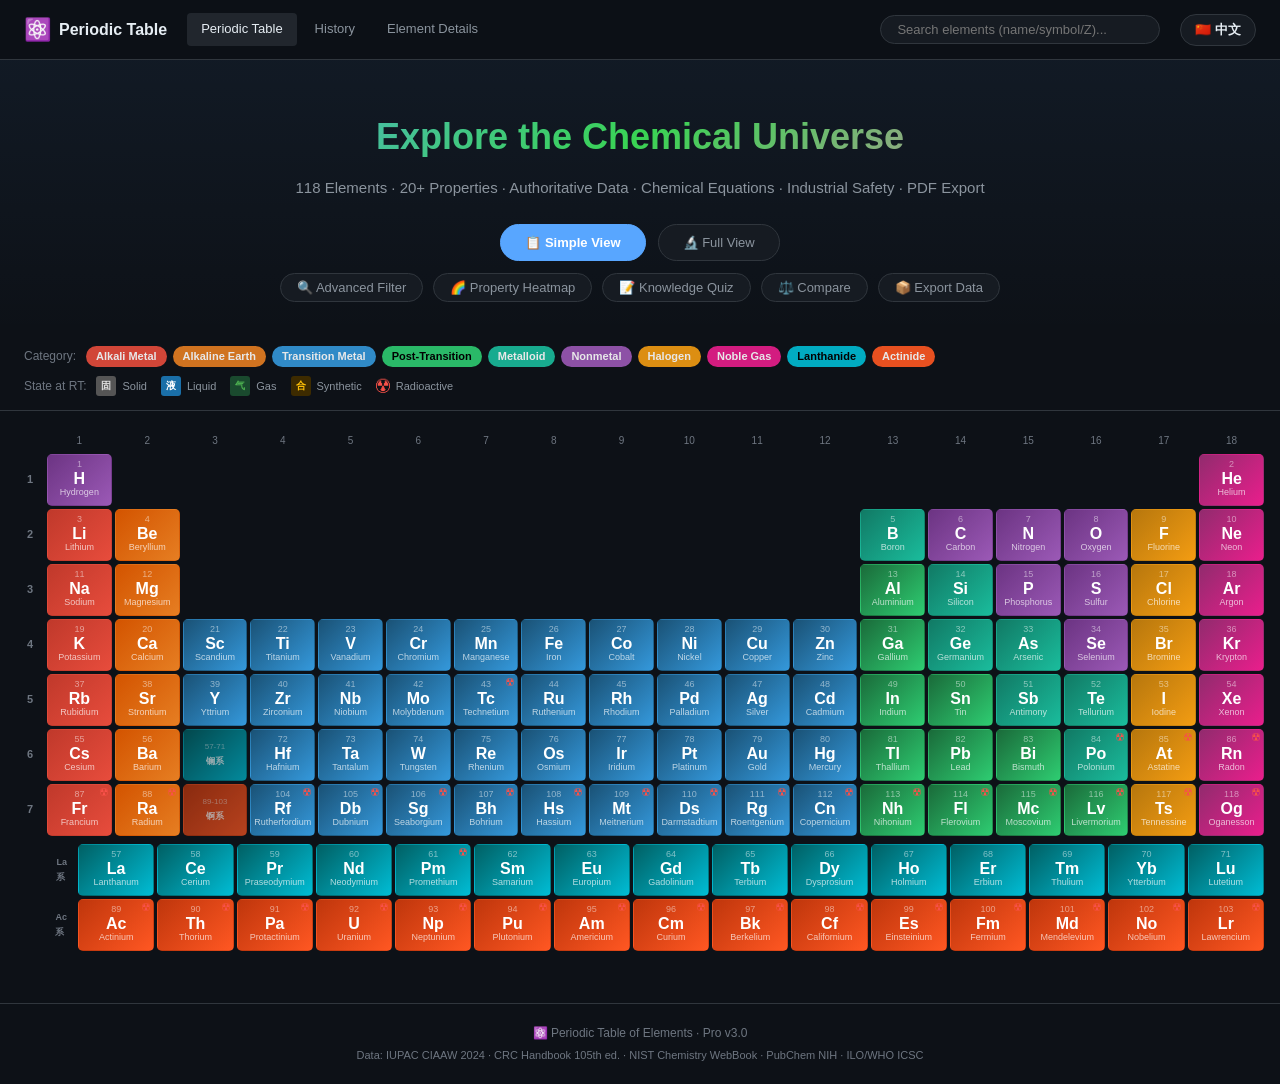
<file: chemistry/periodic-table-main/index.html>
<!DOCTYPE html>
<html lang="zh-CN" data-i18n-title="nav.title" data-i18n-page="index">
<head>
  <meta charset="UTF-8" />
  <meta name="viewport" content="width=device-width, initial-scale=1.0" />
  <title>化学元素周期表 · 探索化学的宇宙</title>
  <link rel="stylesheet" href="css/main.css" />
  <link rel="stylesheet" href="css/table.css" />
  <link rel="manifest" href="./manifest.json" />
  <script>
if ('serviceWorker' in navigator) {
  window.addEventListener('load', () => {
    navigator.serviceWorker.register('./sw.js')
      .then(reg => console.log('SW registered:', reg.scope))
      .catch(err => console.log('SW registration failed:', err));
  });
}
</script>
  <style>
    /* 高级筛选面板 */
    .filter-panel { background:var(--bg-card); border-radius:12px; margin:16px auto; max-width:1100px; padding:20px; box-shadow:var(--shadow-card); }
    .filter-header { display:flex; justify-content:space-between; align-items:center; margin-bottom:12px; }
    .filter-title { font-size:16px; font-weight:700; color:var(--text-primary); }
    .filter-clear { font-size:13px; color:var(--accent-blue); cursor:pointer; }
    .filter-clear:hover { text-decoration:underline; }
    .filter-grid { display:grid; grid-template-columns:repeat(auto-fill,minmax(160px,1fr)); gap:12px; }
    .filter-group { }
    .filter-label { display:block; font-size:12px; font-weight:600; color:var(--text-secondary); margin-bottom:6px; }
    .filter-options { display:flex; flex-wrap:wrap; gap:4px; }
    .filter-opt { padding:3px 10px; border-radius:12px; font-size:12px; cursor:pointer; border:1.5px solid var(--border-primary); color:var(--text-secondary); background:var(--bg-input); user-select:none; }
    .filter-opt.active { background:var(--accent-blue); color:#fff; border-color:var(--accent-blue); }
    .filter-select { padding:6px 10px; border-radius:8px; border:1.5px solid var(--border-primary); background:var(--bg-input); color:var(--text-primary); font-size:13px; width:100%; }
    .filter-result { margin-top:12px; font-size:13px; color:var(--text-muted); }
    /* 热力图面板 */
    .heatmap-panel { background:var(--bg-card); border-radius:12px; margin:16px auto; max-width:1100px; padding:16px 20px; display:flex; align-items:center; gap:16px; flex-wrap:wrap; box-shadow:var(--shadow-card); }
    .heatmap-title { font-size:15px; font-weight:700; color:var(--text-primary); white-space:nowrap; }
    .heatmap-options { display:flex; flex-wrap:wrap; gap:6px; }
    .heatmap-opt { padding:4px 12px; border-radius:12px; font-size:12px; cursor:pointer; border:1.5px solid var(--border-primary); color:var(--text-secondary); background:var(--bg-input); user-select:none; }
    .heatmap-opt.active { background:var(--accent-purple,#7c3aed); color:#fff; border-color:var(--accent-purple,#7c3aed); }
    .heatmap-legend { margin-top:8px; display:flex; align-items:center; gap:8px; }
    .legend-labels { display:flex; justify-content:space-between; font-size:11px; color:var(--text-muted); min-width:220px; }
    /* 热力图单元格动画 */
    .el-card.heatmap { transition:background 0.4s ease, transform 0.2s ease; }
    .el-card.heatmap:hover { transform:scale(1.08); z-index:2; }
    .hidden { display:none !important; }

    /* 移动端响应式 */
    @media (max-width: 768px) {
      .filter-panel { padding: 14px; margin: 12px 8px; }
      .filter-grid { grid-template-columns: repeat(auto-fill, minmax(130px, 1fr)); gap: 8px; }
      .filter-title { font-size: 14px; }
      .heatmap-panel { padding: 12px 14px; gap: 10px; margin: 12px 8px; }
      .heatmap-title { font-size: 13px; }
    }
    @media (max-width: 480px) {
      .filter-panel { padding: 10px; margin: 8px 4px; }
      .filter-grid { grid-template-columns: repeat(auto-fill, minmax(110px, 1fr)); gap: 6px; }
      .filter-label { font-size: 11px; }
      .filter-opt { font-size: 11px; padding: 2px 8px; }
      .heatmap-panel { flex-direction: column; align-items: flex-start; gap: 8px; }
      .heatmap-options { gap: 4px; }
      .heatmap-opt { font-size: 11px; padding: 3px 10px; }
    }
  </style>
</head>
<body>

<!-- ===== 导航栏 ===== -->
<nav class="navbar">
  <div class="nav-brand">
    <span class="nav-logo">⚛️</span>
    <span class="nav-title" data-i18n="nav.title">化学元素周期表</span>
  </div>
  <div class="nav-links">
    <a href="index.html" class="nav-link active" data-i18n="nav.home">周期表</a>
    <a href="history.html" class="nav-link" data-i18n="nav.history">化学发展史</a>
    <a href="element.html?z=1" class="nav-link" data-i18n="nav.element">元素详情</a>
  </div>
  <div class="nav-search">
    <input id="navSearch" type="text" placeholder="搜索元素（名称/符号/序号）..." data-i18n-placeholder="nav.search" autocomplete="off" />
    <div id="searchDropdown" class="search-dropdown hidden"></div>
  </div>
  <button id="langSwitchBtn" class="nav-lang-btn"></button>
  <script src="js/i18n.js"></script>
  <script src="js/data-completer.js"></script>
</nav>

<!-- ===== 英雄区 ===== -->
<header class="hero">
  <div class="hero-content">
    <h1 class="hero-title" data-i18n="hero.title">探索化学的宇宙</h1>
    <p class="hero-subtitle" data-i18n="hero.subtitle">118 种元素 · 20+ 属性字段 · 权威数据源 · 化学方程式 · 工业安全 · PDF打印</p>
    <div class="view-toggle">
      <button class="toggle-btn active" id="btnSimple" onclick="switchView('simple')" data-i18n="btn.simpleView">
        📋 经典简化视图
      </button>
      <button class="toggle-btn" id="btnFull" onclick="switchView('full')" data-i18n="btn.fullView">
        🔬 经典完整视图
      </button>
    </div>
    <div class="hero-actions" style="margin-top:12px;display:flex;gap:10px;justify-content:center;flex-wrap:wrap">
      <button class="toggle-btn" id="btnFilter" onclick="toggleFilterPanel()" style="font-size:13px;padding:6px 16px" data-i18n="btn.filter">
        🔍 高级筛选
      </button>
      <button class="toggle-btn" id="btnHeatmap" onclick="toggleHeatmap()" style="font-size:13px;padding:6px 16px" data-i18n="btn.heatmap">
        🌈 属性热力图
      </button>
      <button class="toggle-btn" onclick="typeof showQuizPanel==='function'&&showQuizPanel()" style="font-size:13px;padding:6px 16px" data-i18n="btn.quiz">
        📝 知识测验
      </button>
      <button class="toggle-btn" onclick="window.location.href='compare.html'" style="font-size:13px;padding:6px 16px" data-i18n="btn.compare">
        ⚖️ 元素对比
      </button>
      <button class="toggle-btn" onclick="typeof showExportDialog==='function' && showExportDialog(ELEMENTS)" style="font-size:13px;padding:6px 16px" data-i18n="btn.export">
        📦 数据导出
      </button>
    </div>
  </div>
</header>

<!-- ===== 高级筛选面板（默认隐藏）===== -->
<section class="filter-panel hidden" id="filterPanel">
  <div class="filter-inner">
    <div class="filter-header">
      <span class="filter-title" data-i18n="filter.title">🔍 高级筛选</span>
      <span class="filter-clear" onclick="clearFilters()" data-i18n="filter.clear">清除全部</span>
    </div>
    <div class="filter-grid">
      <div class="filter-group">
        <label class="filter-label" data-i18n="filter.category">元素类别</label>
        <div class="filter-options" id="filterCategory"></div>
      </div>
      <div class="filter-group">
        <label class="filter-label" data-i18n="filter.state">常温状态</label>
        <div class="filter-options" id="filterState"></div>
      </div>
      <div class="filter-group">
        <label class="filter-label" data-i18n="filter.period">周期</label>
        <div class="filter-options" id="filterPeriod"></div>
      </div>
      <div class="filter-group">
        <label class="filter-label" data-i18n="filter.group">族</label>
        <div class="filter-options" id="filterGroup"></div>
      </div>
      <div class="filter-group">
        <label class="filter-label" data-i18n="filter.radioactive">放射性</label>
        <div class="filter-options" id="filterRadio"></div>
      </div>
      <div class="filter-group">
        <label class="filter-label" data-i18n="filter.sort">排序方式</label>
        <select id="sortSelect" onchange="applyFilters()" class="filter-select">
          <option value="" data-i18n="filter.sort.none">— 不排序 —</option>
          <option value="z-asc" data-i18n="filter.sort.z.asc">原子序数 升序</option>
          <option value="z-desc" data-i18n="filter.sort.z.desc">原子序数 降序</option>
          <option value="mass-asc" data-i18n="filter.sort.mass.asc">原子量 升序</option>
          <option value="mass-desc" data-i18n="filter.sort.mass.desc">原子量 降序</option>
          <option value="mp-asc" data-i18n="filter.sort.mp.asc">熔点 升序</option>
          <option value="mp-desc" data-i18n="filter.sort.mp.desc">熔点 降序</option>
          <option value="bp-asc" data-i18n="filter.sort.bp.asc">沸点 升序</option>
          <option value="bp-desc" data-i18n="filter.sort.bp.desc">沸点 降序</option>
          <option value="density-asc" data-i18n="filter.sort.density.asc">密度 升序</option>
          <option value="density-desc" data-i18n="filter.sort.density.desc">密度 降序</option>
          <option value="en-asc">电负性 升序</option>
          <option value="en-desc">电负性 降序</option>
          <option value="ep-asc">标准电位 升序</option>
          <option value="ep-desc">标准电位 降序</option>
        </select>
      </div>
    </div>
    <div class="filter-result" id="filterResult"></div>
  </div>
</section>

<!-- ===== 热力图属性选择器（默认隐藏）===== -->
<section class="heatmap-panel hidden" id="heatmapPanel">
  <div class="heatmap-inner">
    <span class="heatmap-title" data-i18n="heatmap.title">🌈 选择着色属性：</span>
    <div class="heatmap-options" id="heatmapOptions"></div>
  </div>
  <div class="heatmap-legend hidden" id="heatmapLegend">
    <canvas id="legendCanvas" width="220" height="12"></canvas>
    <div class="legend-labels">
      <span id="legendMin">—</span>
      <span id="legendMid">—</span>
      <span id="legendMax">—</span>
    </div>
  </div>
</section>

<!-- ===== 图例 ===== -->
<section class="legend-section">
  <div class="legend-container">
    <div class="legend-group">
      <span class="legend-title" data-i18n="legend.category">元素类别：</span>
      <span class="legend-item alkali-metal" data-i18n="cat.alkali-metal">碱金属</span>
      <span class="legend-item alkaline-earth" data-i18n="cat.alkaline-earth">碱土金属</span>
      <span class="legend-item transition" data-i18n="cat.transition">过渡金属</span>
      <span class="legend-item post-transition" data-i18n="cat.post-transition">后过渡金属</span>
      <span class="legend-item metalloid" data-i18n="cat.metalloid">准金属</span>
      <span class="legend-item nonmetal" data-i18n="cat.nonmetal">非金属</span>
      <span class="legend-item halogen" data-i18n="cat.halogen">卤素</span>
      <span class="legend-item noble-gas" data-i18n="cat.noble-gas">稀有气体</span>
      <span class="legend-item lanthanide" data-i18n="cat.lanthanide">镧系</span>
      <span class="legend-item actinide" data-i18n="cat.actinide">锕系</span>
    </div>
    <div class="legend-group">
      <span class="legend-title" data-i18n="legend.state">常温状态：</span>
      <span class="state-badge state-solid">固</span>
      <span class="legend-label" data-i18n="legend.solid">固态</span>
      <span class="state-badge state-liquid">液</span>
      <span class="legend-label" data-i18n="legend.liquid">液态</span>
      <span class="state-badge state-gas">气</span>
      <span class="legend-label" data-i18n="legend.gas">气态</span>
      <span class="state-badge state-synthetic">合</span>
      <span class="legend-label" data-i18n="legend.synthetic">人造</span>
      <span class="radio-badge">☢</span>
      <span class="legend-label" data-i18n="legend.radioactive">放射性</span>
    </div>
  </div>
</section>

<!-- ===== 周期表区域 ===== -->
<main class="table-section">
  <!-- 简化视图 -->
  <div id="viewSimple" class="periodic-table-wrapper">
    <div id="tableSimple" class="periodic-table"></div>
  </div>

  <!-- 完整视图 -->
  <div id="viewFull" class="periodic-table-wrapper hidden">
    <div id="tableFull" class="periodic-table pt-full"></div>
  </div>
</main>

<!-- ===== 页脚 ===== -->
<footer class="site-footer">
  <p data-i18n="footer.version">⚛️ 化学元素周期表 · 专业版 v3.0</p>
  <p style="font-size:11px;color:var(--text-muted);margin-top:4px" data-i18n="footer.datasource">数据来源：IUPAC CIAAW 2024 · CRC Handbook 105th ed. · NIST Chemistry WebBook · PubChem NIH · ILO/WHO ICSC</p>
</footer>

<!-- ===== PWA 安装横幅 ===== -->
<div id="pwaInstallBanner" style="display:none;position:fixed;bottom:20px;left:50%;transform:translateX(-50%);z-index:9999;background:#1a2234;border:1px solid #30363d;border-radius:12px;padding:14px 20px;box-shadow:0 8px 32px rgba(0,0,0,.5);display:none;align-items:center;gap:16px;max-width:480px;width:calc(100% - 40px)">
  <span style="font-size:28px">📱</span>
  <div style="flex:1">
    <p style="font-size:13px;font-weight:700;color:#e6edf3;margin:0 0 2px" data-i18n="pwa.install">添加到主屏幕</p>
    <p style="font-size:12px;color:#8b949e;margin:0" data-i18n="pwa.install.desc">安装应用，离线可用</p>
  </div>
  <button id="pwaInstallBtn" style="padding:7px 14px;border-radius:8px;border:none;background:#58a6ff;color:#fff;font-size:13px;font-weight:600;cursor:pointer" data-i18n="pwa.install.btn">立即安装</button>
  <button id="pwaDismissBtn" style="padding:7px 10px;border-radius:8px;border:1px solid #30363d;background:transparent;color:#8b949e;font-size:12px;cursor:pointer" data-i18n="pwa.dismiss">暂不</button>
</div>

<!-- ===== PWA 安装脚本 ===== -->
<script>
(function(){
  let deferredPrompt = null;
  const banner = document.getElementById('pwaInstallBanner');
  const installBtn = document.getElementById('pwaInstallBtn');
  const dismissBtn = document.getElementById('pwaDismissBtn');

  // 检查是否已经安装或用户之前已拒绝
  if (localStorage.getItem('pwa-dismissed') === '1') return;

  window.addEventListener('beforeinstallprompt', (e) => {
    e.preventDefault();
    deferredPrompt = e;
    if (banner) banner.style.display = 'flex';
  });

  if (installBtn) {
    installBtn.addEventListener('click', async () => {
      if (!deferredPrompt) return;
      deferredPrompt.prompt();
      const { outcome } = await deferredPrompt.userChoice;
      deferredPrompt = null;
      if (banner) banner.style.display = 'none';
      if (outcome === 'dismissed') localStorage.setItem('pwa-dismissed', '1');
    });
  }
  if (dismissBtn) {
    dismissBtn.addEventListener('click', () => {
      if (banner) banner.style.display = 'none';
      localStorage.setItem('pwa-dismissed', '1');
    });
  }

  window.addEventListener('appinstalled', () => {
    if (banner) banner.style.display = 'none';
    deferredPrompt = null;
  });
})();
</script>

<!-- ===== 脚本 ===== -->
<script src="data/elements.js"></script>
<script src="data/p3-safety.js"></script>
<script src="js/table.js"></script>
<script src="js/search.js"></script>
<script src="data/crystal-structures.js"></script>
<script src="js/export.js"></script>
<script src="js/p5-heatmap.js"></script>
<script src="js/p5-compare.js"></script>
<script src="js/p5-quiz.js"></script>
<!-- 内联逻辑（高级筛选 + 热力图） -->
<script>
/* ═══════════════════════════════════════
   高级筛选 + 属性热力图 逻辑
   ═══════════════════════════════════════ */
(function(){
  // ── 状态 ──
  let activeFilters = { category:[], state:[], period:[], group:[], radio:[] };
  let currentSort = '';
  let heatmapKey = '';

  // ── 初始化筛选选项 ──
  function initFilterOptions() {
    // 类别
    const cats = [
      {k:'alkali-metal',l:'碱金属'},{k:'alkaline-earth',l:'碱土金属'},
      {k:'transition',l:'过渡金属'},{k:'post-transition',l:'后过渡金属'},
      {k:'metalloid',l:'准金属'},{k:'nonmetal',l:'非金属'},
      {k:'halogen',l:'卤素'},{k:'noble-gas',l:'稀有气体'},
      {k:'lanthanide',l:'镧系'},{k:'actinide',l:'锕系'},
    ];
    renderOptions('filterCategory', cats, 'category');
    // 状态
    renderOptions('filterState', [{k:'solid',l:'固态'},{k:'liquid',l:'液态'},{k:'gas',l:'气态'},{k:'synthetic',l:'人造'}], 'state');
    // 周期 1-7
    const pers = []; for(let i=1;i<=7;i++) pers.push({k:String(i),l:String(i)+'周期'});
    renderOptions('filterPeriod', pers, 'period');
    // 族 1-18
    const grps = []; for(let i=1;i<=18;i++) grps.push({k:String(i),l:String(i)+'族'});
    renderOptions('filterGroup', grps, 'group');
    // 放射性
    renderOptions('filterRadio', [{k:'yes',l:'放射性'},{k:'no',l:'非放射性'}], 'radio');
  }
  function renderOptions(containerId, items, filterKey) {
    const c = document.getElementById(containerId);
    if (!c) return;
    c.innerHTML = items.map(it => `<span class="filter-opt" data-key="${it.k}" onclick="toggleFilter('${filterKey}','${it.k}',this)">${it.l}</span>`).join('');
  }
  window.toggleFilter = function(key, val, el) {
    const arr = activeFilters[key];
    const idx = arr.indexOf(val);
    if (idx >= 0) { arr.splice(idx,1); el.classList.remove('active'); }
    else { arr.push(val); el.classList.add('active'); }
    applyFilters();
  };
  window.clearFilters = function() {
    activeFilters = { category:[], state:[], period:[], group:[], radio:[] };
    currentSort = '';
    document.getElementById('sortSelect').value = '';
    document.querySelectorAll('.filter-opt.active').forEach(e => e.classList.remove('active'));
    applyFilters();
  };
  window.applyFilters = function() {
    let filtered = ELEMENTS.filter(el => {
      if (activeFilters.category.length && !activeFilters.category.includes(el.category)) return false;
      if (activeFilters.state.length) {
        const map = {solid:'solid',liquid:'liquid',gas:'gas',synthetic:'synthetic'};
        if (!activeFilters.state.includes(el.state)) return false;
      }
      if (activeFilters.period.length && !activeFilters.period.includes(String(el.period))) return false;
      if (activeFilters.group.length && !activeFilters.group.includes(String(el.group))) return false;
      if (activeFilters.radio.length) {
        if (activeFilters.radio.includes('yes') && !el.radioactive) return false;
        if (activeFilters.radio.includes('no') && el.radioactive) return false;
      }
      return true;
    });
    // 排序
    if (currentSort) {
      const [key, dir] = currentSort.split('-');
      const asc = dir === 'asc';
      filtered.sort((a,b) => {
        let va = a[key==='z'?'z':key==='mass'?'mass':key==='mp'?'meltingPoint':key==='bp'?'boilingPoint':key==='density'?'density':key==='en'?'electronegativity':key==='ep'?'stdElectrodePotential':'z'];
        let vb = b[key==='z'?'z':key==='mass'?'mass':key==='mp'?'meltingPoint':key==='bp'?'boilingPoint':key==='density'?'density':key==='en'?'electronegativity':key==='ep'?'stdElectrodePotential':'z'];
        // 修复：正确获取属性
        const getV = (e,k) => {
          if (k==='z') return e.z;
          if (k==='mass') return e.mass;
          if (k==='mp') return e.meltingPoint;
          if (k==='bp') return e.boilingPoint;
          if (k==='density') return e.density;
          if (k==='en') return e.electronegativity;
          if (k==='ep') return e.stdElectrodePotential;
          return e.z;
        };
        va = getV(a, key); vb = getV(b, key);
        if (va === null || va === undefined) va = asc ? Infinity : -Infinity;
        if (vb === null || vb === undefined) vb = asc ? Infinity : -Infinity;
        return asc ? (va>vb?1:va<vb?-1:0) : (va<vb?1:va>vb?-1:0);
      });
    }
    // 更新表格
    renderFilteredTable(filtered);
    const txt = filtered.length === 118 ? '全部 118 个元素' : `已筛选 ${filtered.length} 个元素`;
    document.getElementById('filterResult').textContent = txt;
  };
  function renderFilteredTable(elements) {
    // 重建主表
    const containerS = document.getElementById('tableSimple');
    const containerF = document.getElementById('tableFull');
    if (containerS) containerS.innerHTML = '';
    if (containerF) containerF.innerHTML = '';
    // 简化处理：只渲染简化视图
    if (containerS) {
      // 重建网格
      rebuildTable(containerS, 'simple', elements);
    }
  }
  function rebuildTable(container, mode, elements) {
    container.innerHTML = '';
    // 直接计算位置
    const cellMap = {};
    elements.forEach(el => {
      if (el.z >= 57 && el.z <= 71) return; // 镧系单独处理
      if (el.z >= 89 && el.z <= 103) return; // 锕系单独处理
      cellMap[el.period + '-' + el.group] = el;
    });
    // 族标题行
    container.appendChild(makeEmpty(''));
    for (let g=1;g<=18;g++) container.appendChild(makeGroupLabel(g));
    // 第1-7行
    for (let p=1;p<=7;p++) {
      container.appendChild(makePeriodLabel(p));
      for (let g=1;g<=18;g++) {
        const el = cellMap[p+'-'+g];
        if (el) {
          container.appendChild(makeCard(el, mode));
        } else if (p===6 && g===3) {
          container.appendChild(makePlaceholder('57-71','lanthanide','镧系'));
        } else if (p===7 && g===3) {
          container.appendChild(makePlaceholder('89-103','actinide','锕系'));
        } else {
          container.appendChild(makeEmpty());
        }
      }
    }
    // 镧系/锕系
    appendSeries(container, mode, elements, zStart=57, zEnd=71, 'lanthanide');
    appendSeries(container, mode, elements, zStart=89, zEnd=103, 'actinide');
  }
  function makeEmpty(txt) {
    const d = document.createElement('div');
    d.className = 'el-empty'; if (txt) d.textContent = txt;
    d.style.cssText = 'min-height:28px';
    return d;
  }
  function makeGroupLabel(g) {
    const d = document.createElement('div');
    d.className = 'group-label'; d.textContent = g;
    return d;
  }
  function makePeriodLabel(p) {
    const d = document.createElement('div');
    d.className = 'period-label'; d.textContent = p;
    return d;
  }
  function makePlaceholder(range, cat, label) {
    const d = document.createElement('div');
    d.className = `el-card el-empty cat-${cat}`;
    d.style.cssText = 'padding:4px 2px;text-align:center;border-radius:5px;opacity:.7;cursor:default;min-height:40px;display:flex;align-items:center;justify-content:center;flex-direction:column;';
    d.innerHTML = `<span style="font-size:8px;color:rgba(255,255,255,.5)">${range}</span><span style="font-size:9px;color:rgba(255,255,255,.8);font-weight:600">${label}</span>`;
    return d;
  }
  function appendSeries(container, mode, elements, zStart, zEnd, cat) {
    const seriesEls = elements.filter(e => e.z >= zStart && e.z <= zEnd);
    if (seriesEls.length === 0) return;
    const wrap = document.createElement('div');
    wrap.style.cssText = `display:grid;grid-template-columns:28px 28px repeat(${seriesEls.length},1fr);gap:3px;margin-top:8px;max-width:100%;`;
    wrap.appendChild(makeEmpty(''));
    const lbl = document.createElement('div');
    lbl.className = 'series-label';
    lbl.innerHTML = `<span style="font-size:9px;color:var(--text-muted)">${cat==='lanthanide'?'La':'Ac'}<br>系</span>`;
    wrap.appendChild(lbl);
    seriesEls.forEach(el => wrap.appendChild(makeCard(el, mode)));
    container.parentElement.appendChild(wrap);
  }

  // ── 热力图 ──
  const HEATMAP_PROPS = [
    {k:'atomicRadius',     l:'原子半径',     unit:'pm'},
    {k:'covalentRadius',  l:'共价半径',     unit:'pm'},
    {k:'electronegativity',l:'电负性',       unit:'Pauling'},
    {k:'density',         l:'密度',         unit:'g/cm³'},
    {k:'meltingPoint',    l:'熔点',         unit:'°C'},
    {k:'boilingPoint',    l:'沸点',         unit:'°C'},
    {k:'stdElectrodePotential',l:'标准电极电位',unit:'V'},
    {k:'ionicRadius',     l:'离子半径',     unit:'pm'},
    {k:'thermalConductivity',l:'热导率',    unit:'W/(m·K)'},
    {k:'specificHeat',    l:'比热容',       unit:'J/(g·K)'},
  ];

  window.toggleHeatmap = function() {
    const panel = document.getElementById('heatmapPanel');
    panel.classList.toggle('hidden');
    if (!panel.classList.contains('hidden') && !document.getElementById('heatmapOptions').hasChildNodes()) {
      initHeatmapOptions();
    }
    if (panel.classList.contains('hidden')) {
      clearHeatmap();
    }
  };
  function initHeatmapOptions() {
    const c = document.getElementById('heatmapOptions');
    c.innerHTML = HEATMAP_PROPS.map(p =>
      `<span class="heatmap-opt" data-key="${p.k}" onclick="applyHeatmap('${p.k}',this)">${p.l}</span>`
    ).join('');
  }
  window.applyHeatmap = function(key, el) {
    heatmapKey = key;
    document.querySelectorAll('.heatmap-opt.active').forEach(e => e.classList.remove('active'));
    if (el) el.classList.add('active');
    // 计算颜色映射
    const vals = ELEMENTS.map(e => e[key]).filter(v => v !== null && v !== undefined);
    if (vals.length === 0) return;
    const vMin = Math.min(...vals), vMax = Math.max(...vals);
    const prop = HEATMAP_PROPS.find(p => p.k === key);
    // 为所有元素卡片着色
    document.querySelectorAll('.el-card:not(.el-empty)').forEach(card => {
      const z = parseInt(card.dataset.z);
      const el = ELEMENTS.find(e => e.z === z);
      if (!el) return;
      const v = el[key];
      if (v === null || v === undefined) {
        card.style.background = '#555';
        card.classList.add('heatmap');
        return;
      }
      const ratio = (v - vMin) / (vMax - vMin || 1);
      const color = heatColor(ratio);
      card.style.background = color;
      card.style.color = ratio > 0.5 ? '#fff' : '#000';
      card.classList.add('heatmap');
    });
    // 显示图例
    document.getElementById('heatmapLegend').classList.remove('hidden');
    drawLegend(vMin, vMax, key);
    document.getElementById('legendMin').textContent = prop.unit ? vMin.toFixed(1)+' '+prop.unit : vMin.toFixed(1);
    document.getElementById('legendMax').textContent = prop.unit ? vMax.toFixed(1)+' '+prop.unit : vMax.toFixed(1);
  };
  function clearHeatmap() {
    document.querySelectorAll('.el-card.heatmap').forEach(card => {
      card.style.background = '';
      card.style.color = '';
      card.classList.remove('heatmap');
    });
    document.getElementById('heatmapLegend').classList.add('hidden');
    heatmapKey = '';
  }
  function heatColor(ratio) {
    // 蓝→青→绿→黄→红
    const r = Math.round(lerp(40, 255, clamp(ratio*2,0,1)));
    const g = Math.round(lerp(60, 200, clamp(ratio<0.5?ratio*2:1,0,1)));
    const b = Math.round(lerp(220, 40, clamp(ratio<0.5?0:ratio*2-1,0,1)));
    return `rgb(${r},${g},${b})`;
  }
  function lerp(a,b,t) { return a + (b-a)*t; }
  function clamp(v,mn,mx) { return Math.max(mn,Math.min(mx,v)); }
  function drawLegend(vMin, vMax, key) {
    const canvas = document.getElementById('legendCanvas');
    const ctx = canvas.getContext('2d');
    const w = canvas.width, h = canvas.height;
    ctx.clearRect(0,0,w,h);
    for (let x=0;x<w;x++) {
      const ratio = x/w;
      ctx.fillStyle = heatColor(ratio);
      ctx.fillRect(x,0,1,h);
    }
  }

  // ── 初始化 ──
  document.addEventListener('DOMContentLoaded', () => {
    initFilterOptions();
    // 排序下拉绑定
    const sortSel = document.getElementById('sortSelect');
    if (sortSel) sortSel.addEventListener('change', function(){ currentSort=this.value; applyFilters(); });
    // 语言切换后刷新排序下拉 option 文本
    document.addEventListener('langchange', () => {
      if (!sortSel) return;
      sortSel.querySelectorAll('option[data-i18n]').forEach(opt => {
        const key = opt.getAttribute('data-i18n');
        const t = I18N.t(key);
        if (t) opt.textContent = t;
      });
    });
  });
})();
</script>
</html>
</file>
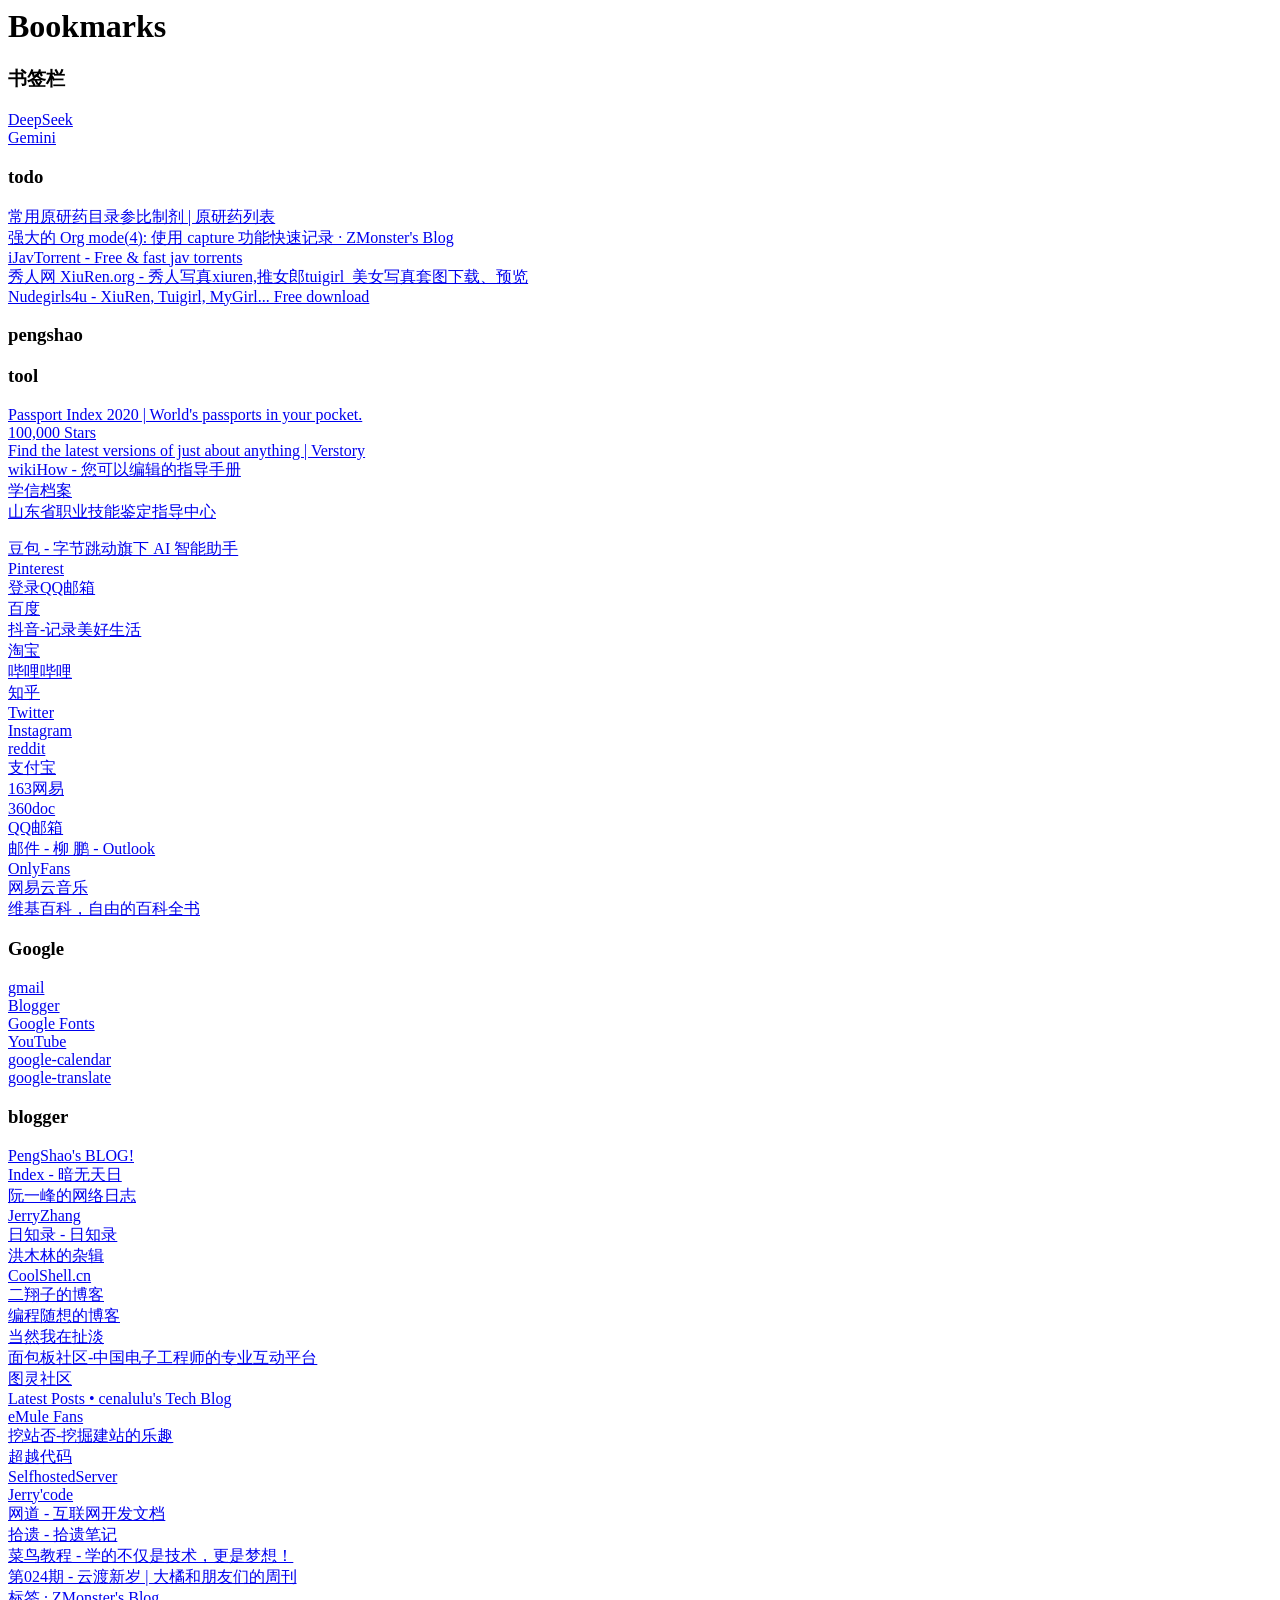
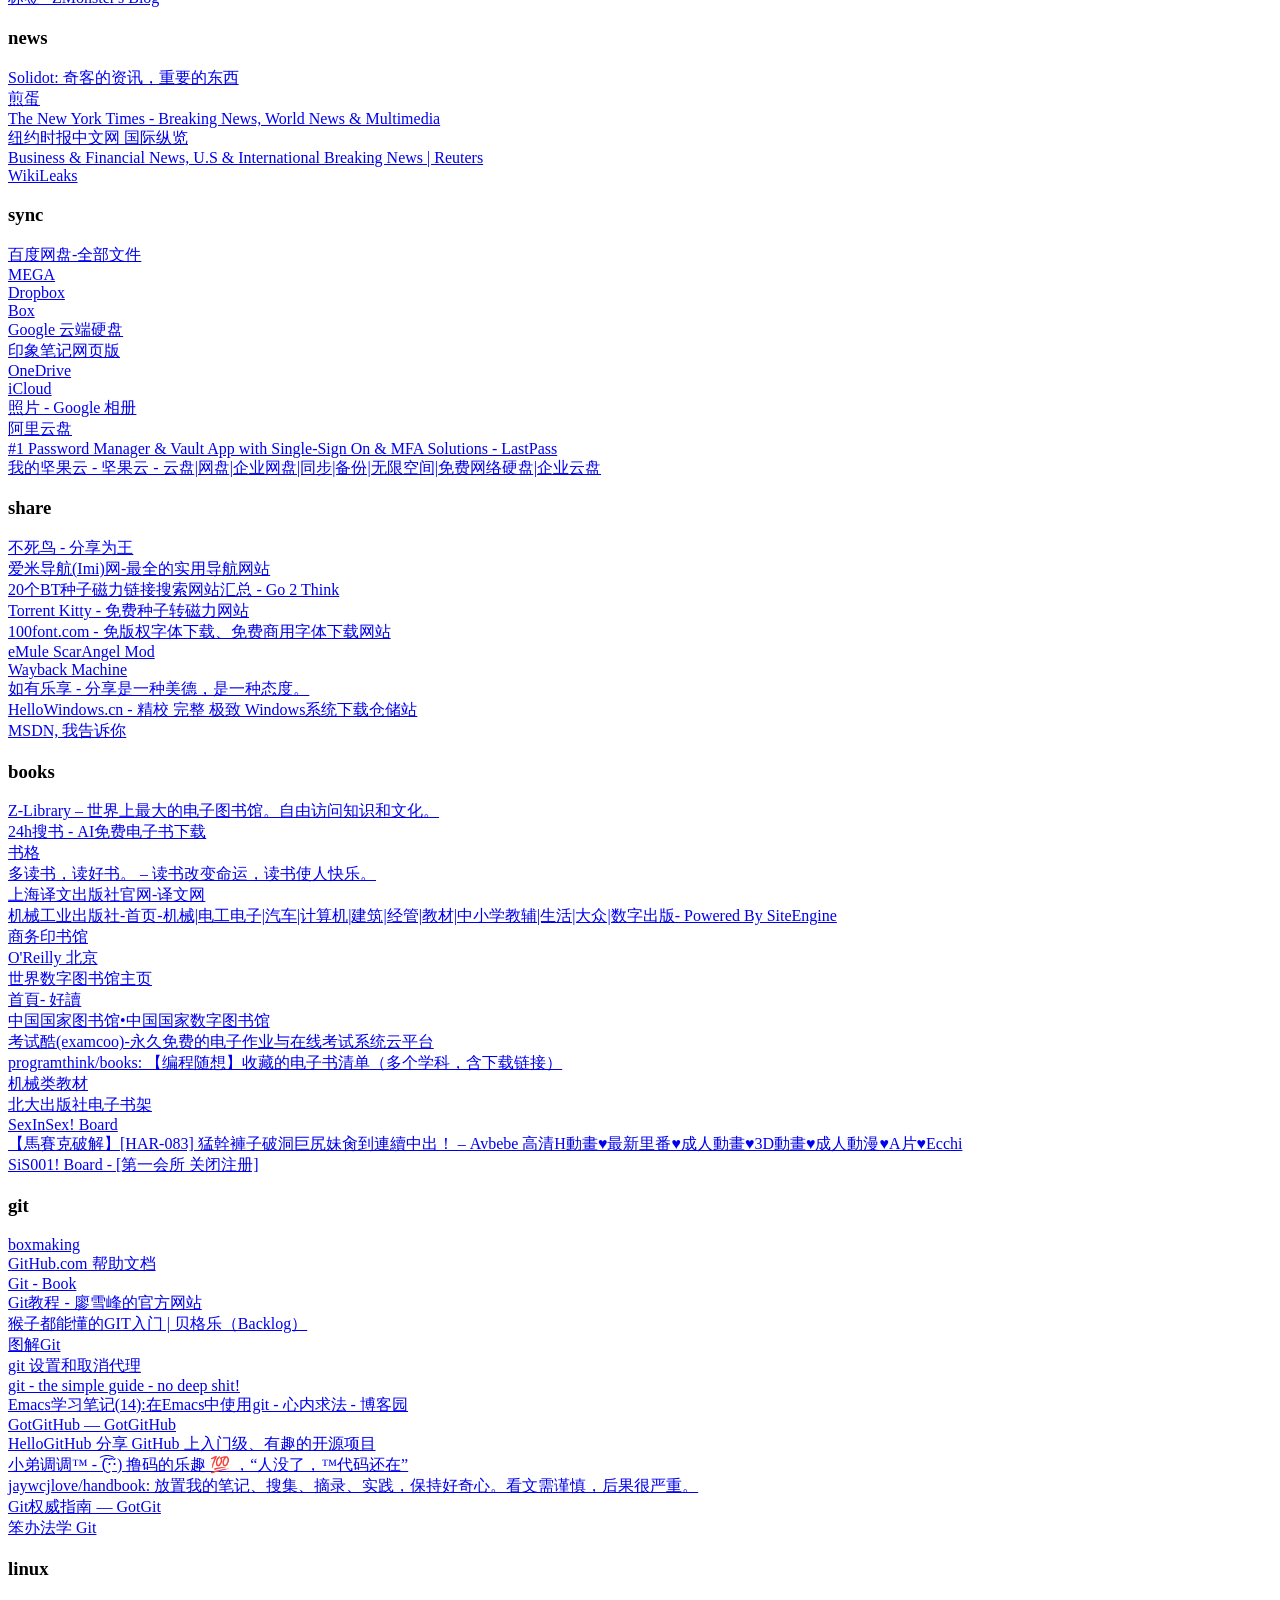
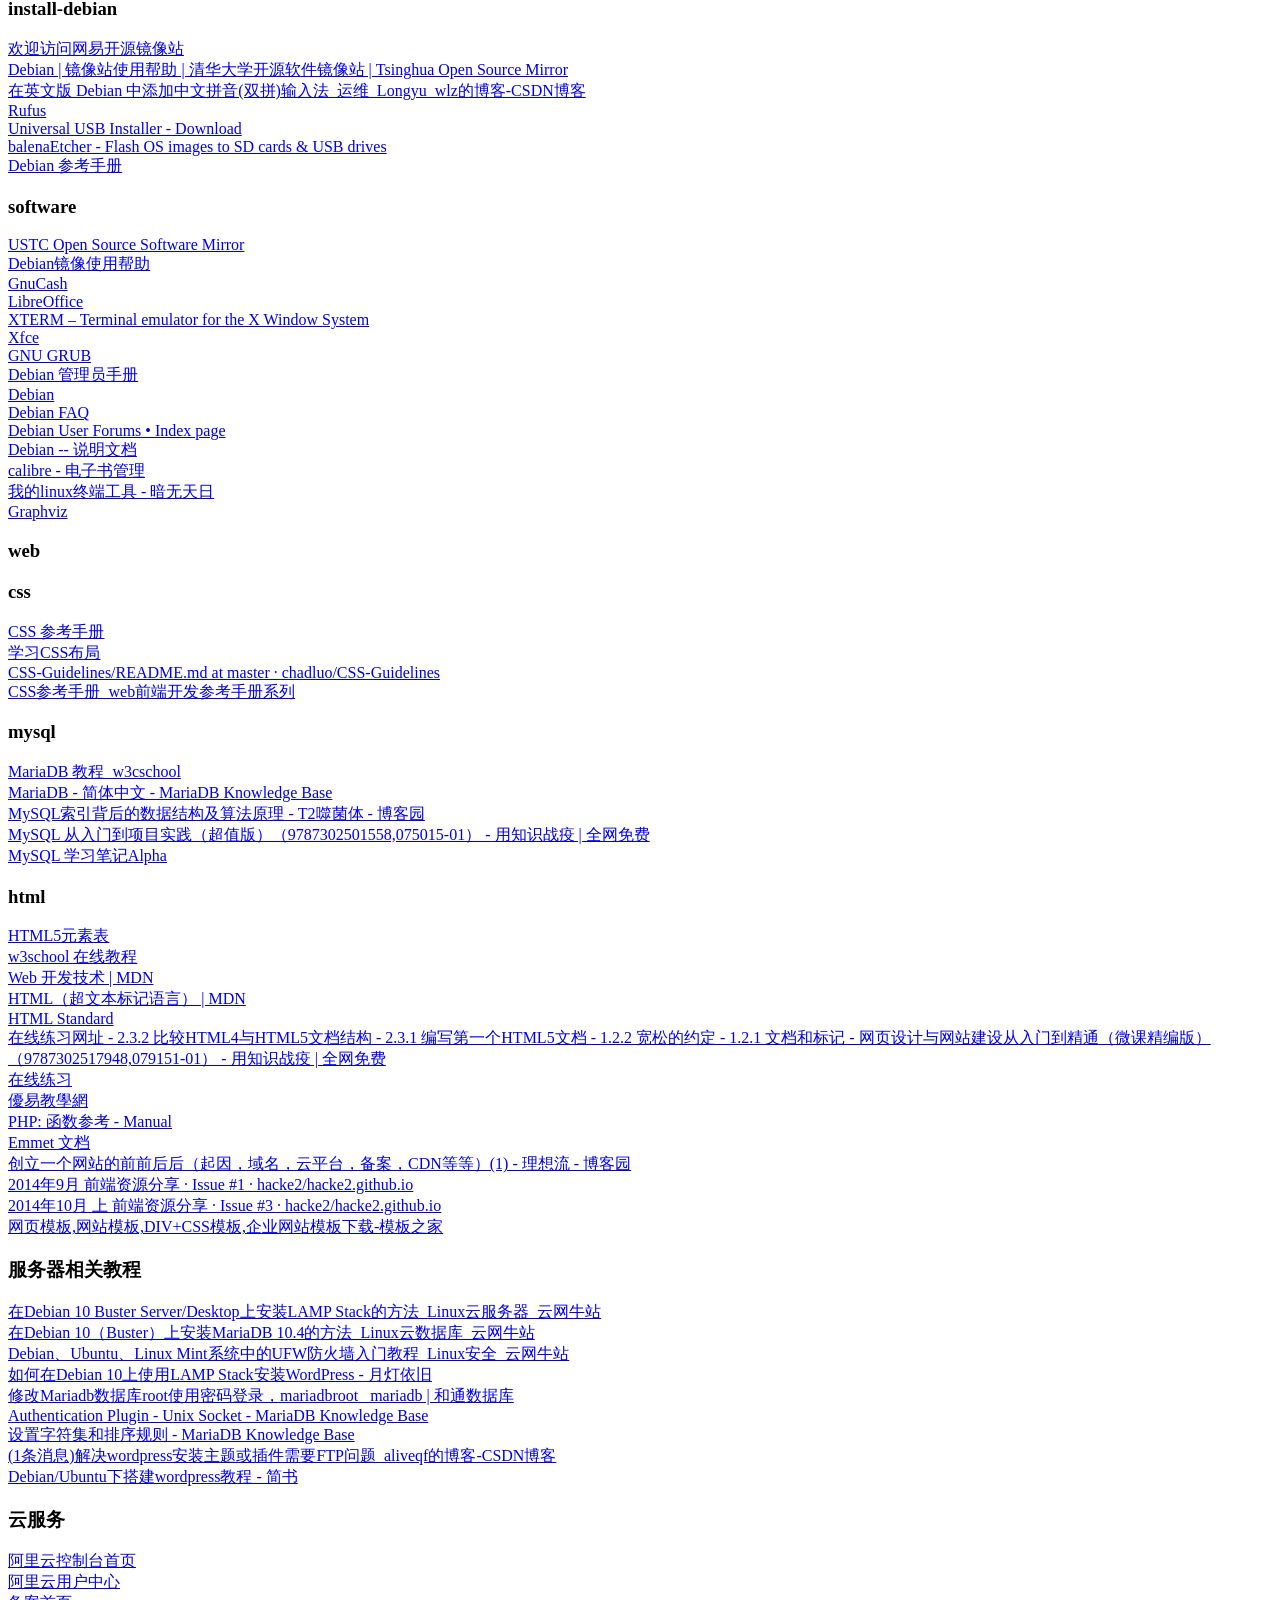
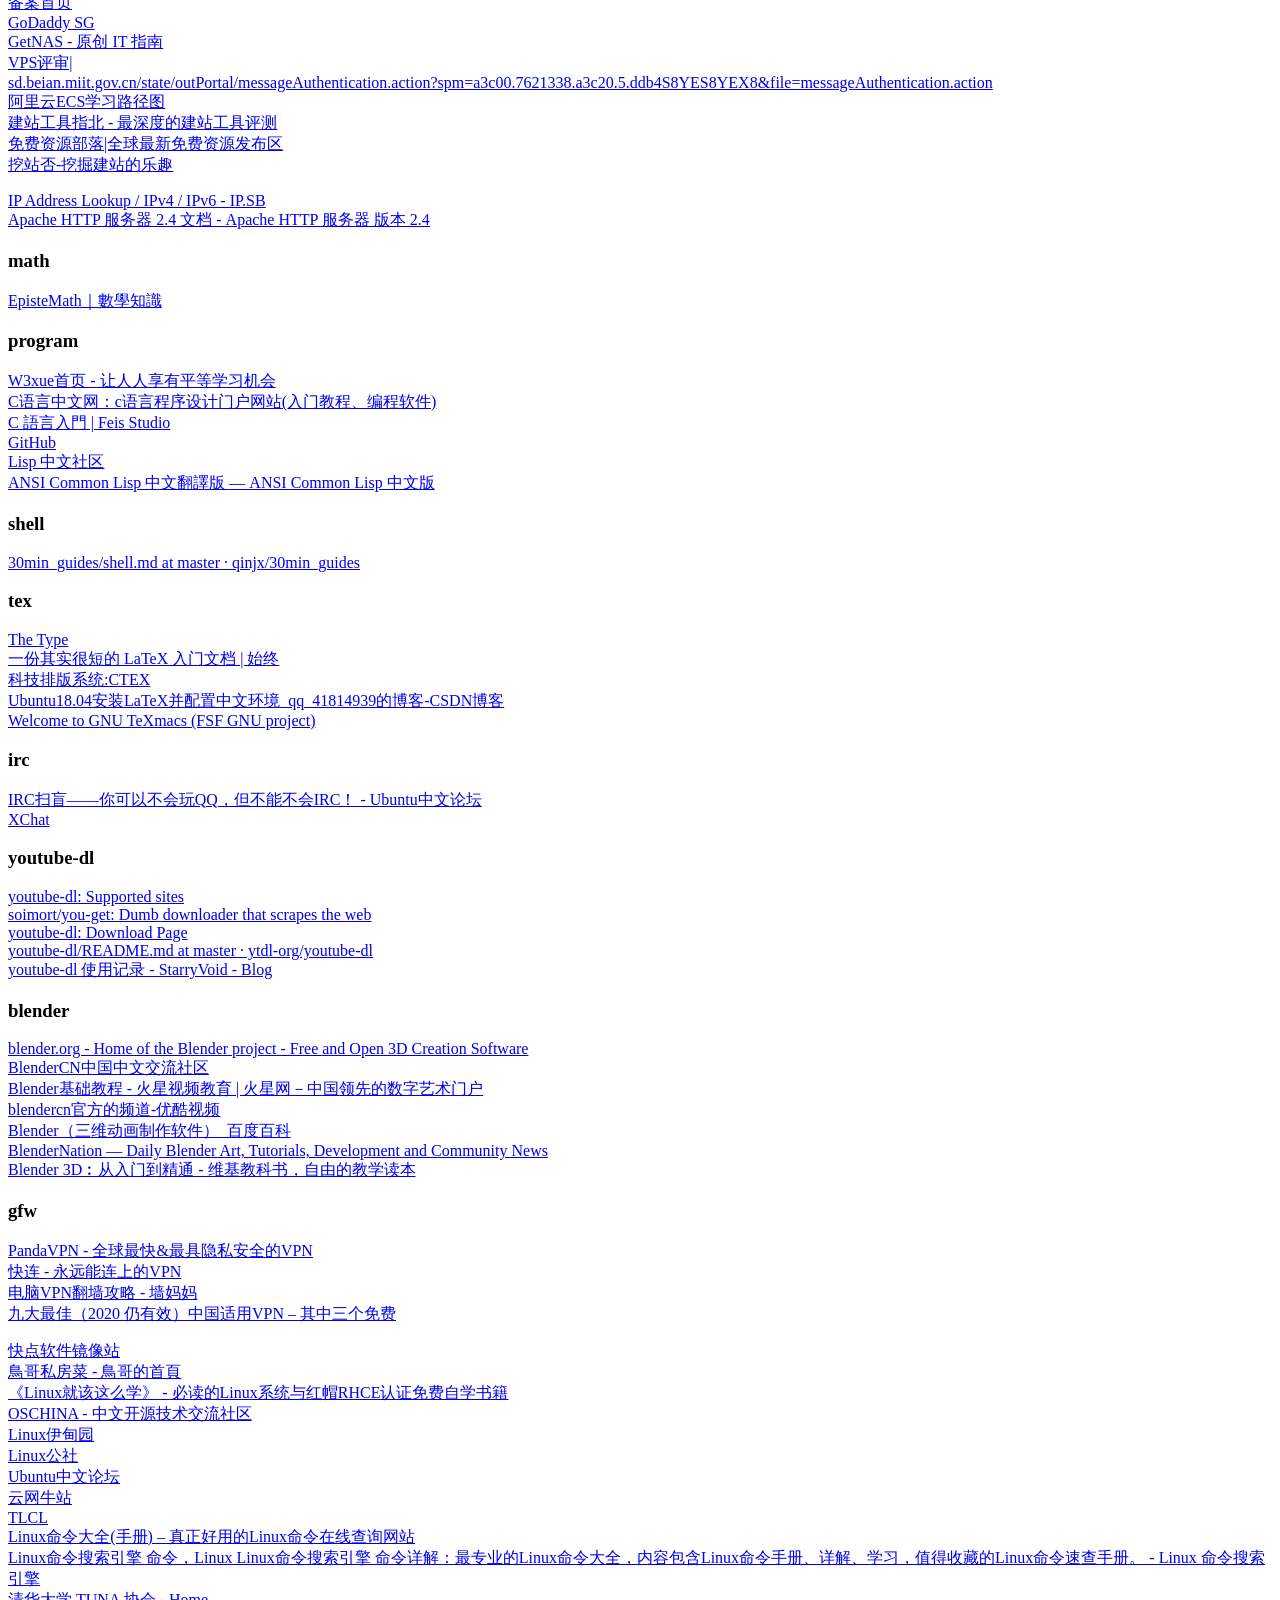
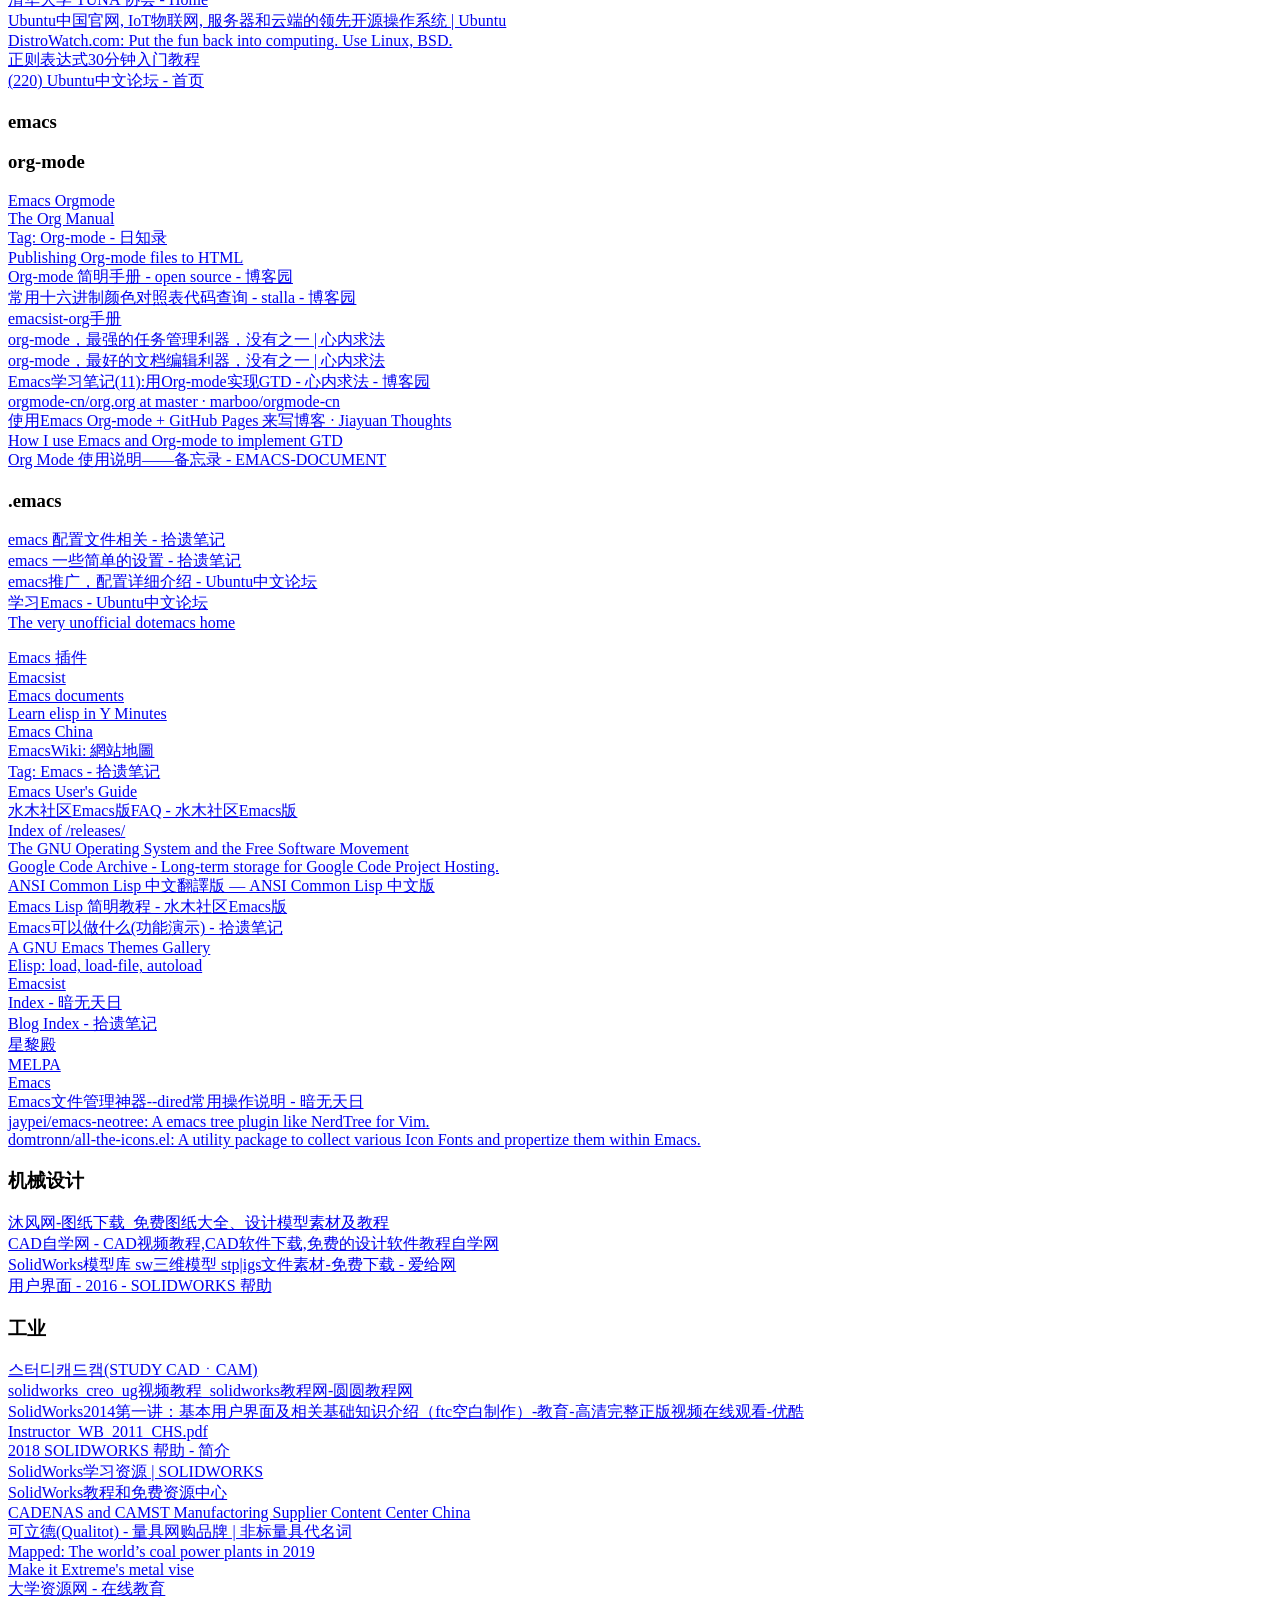
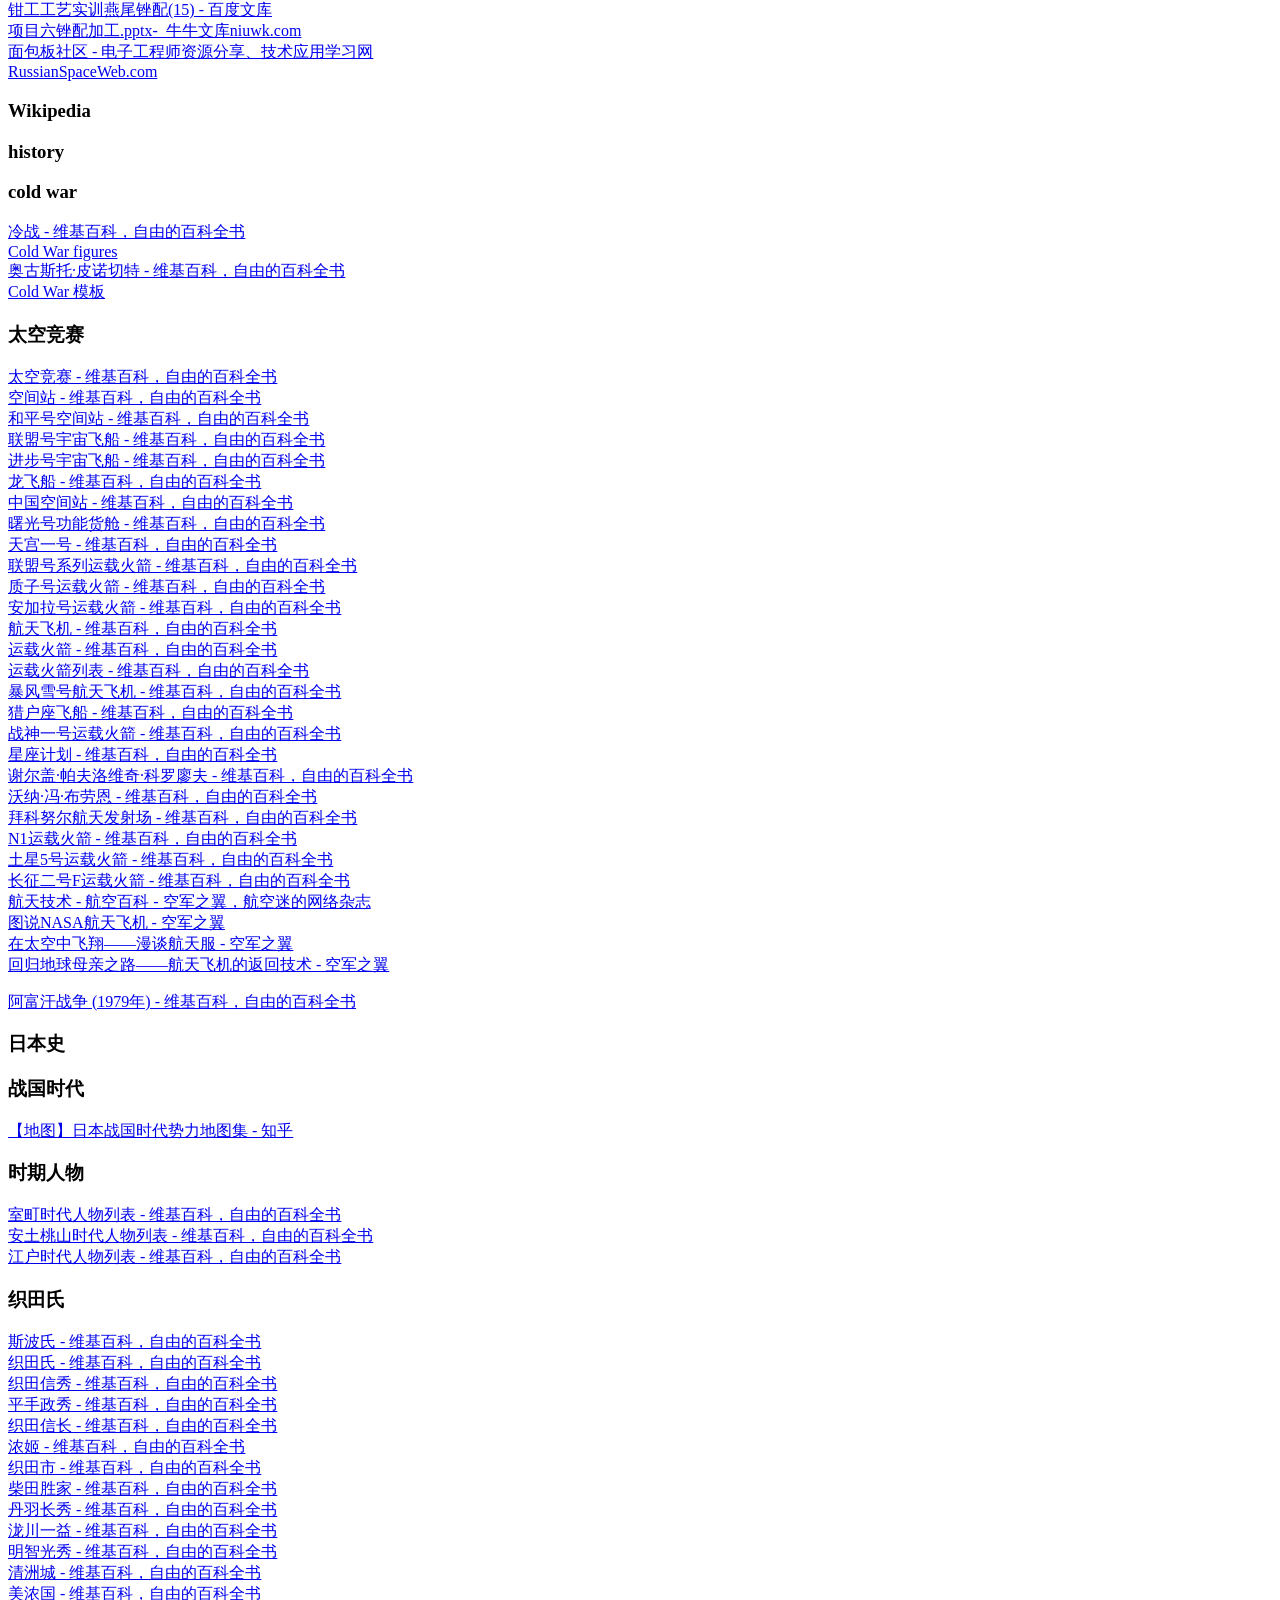
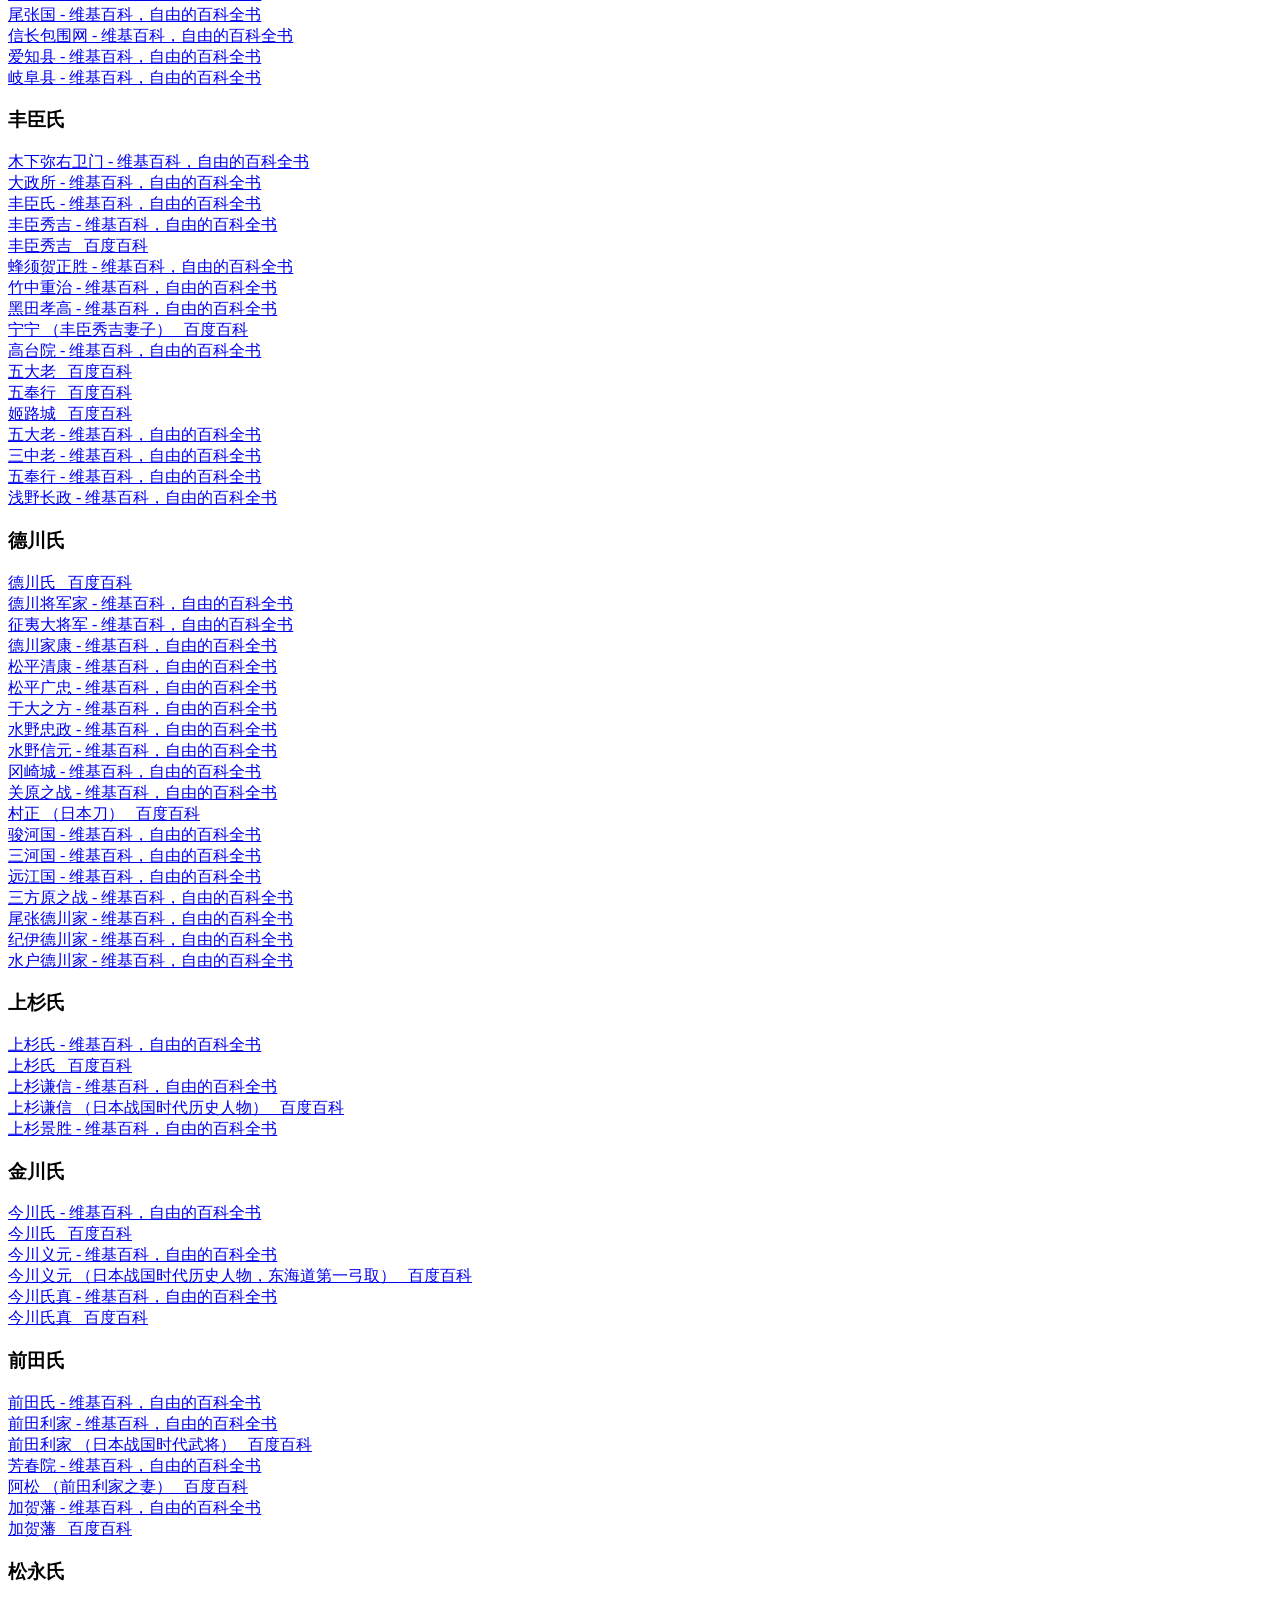
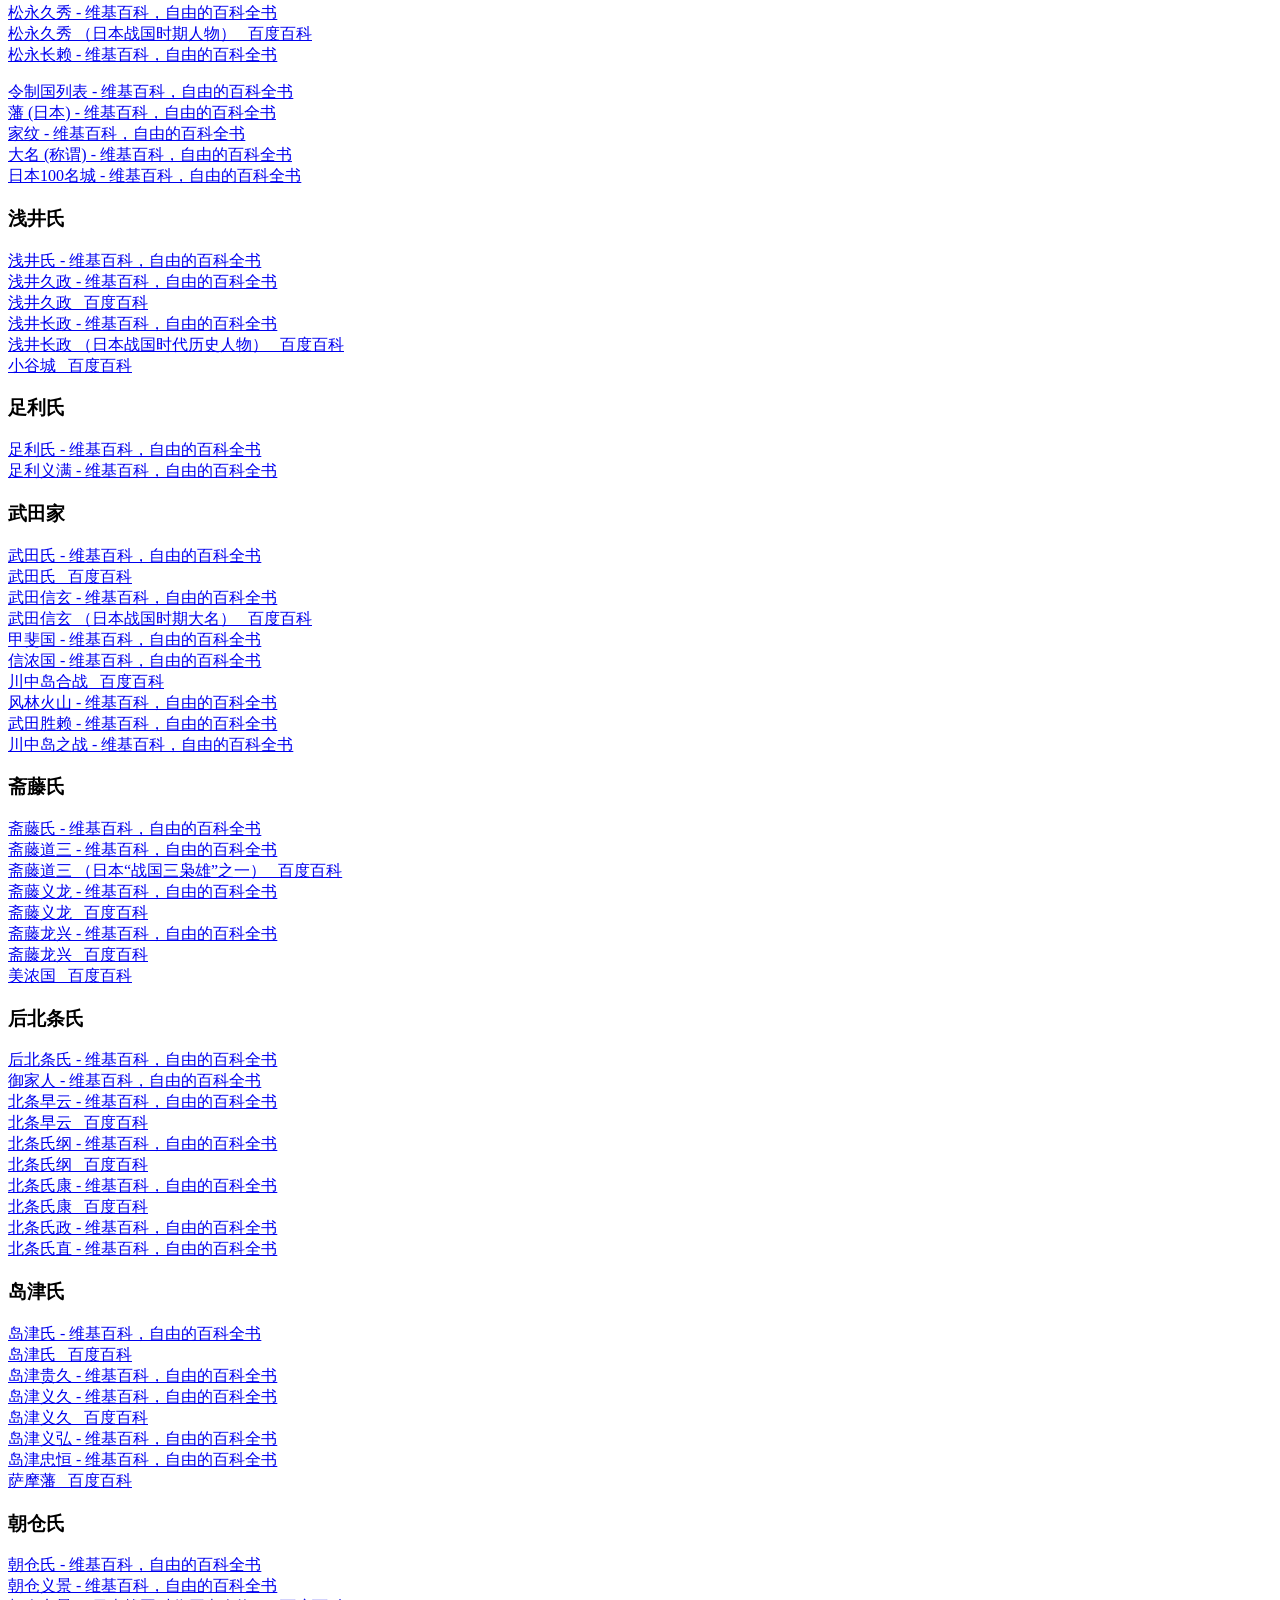
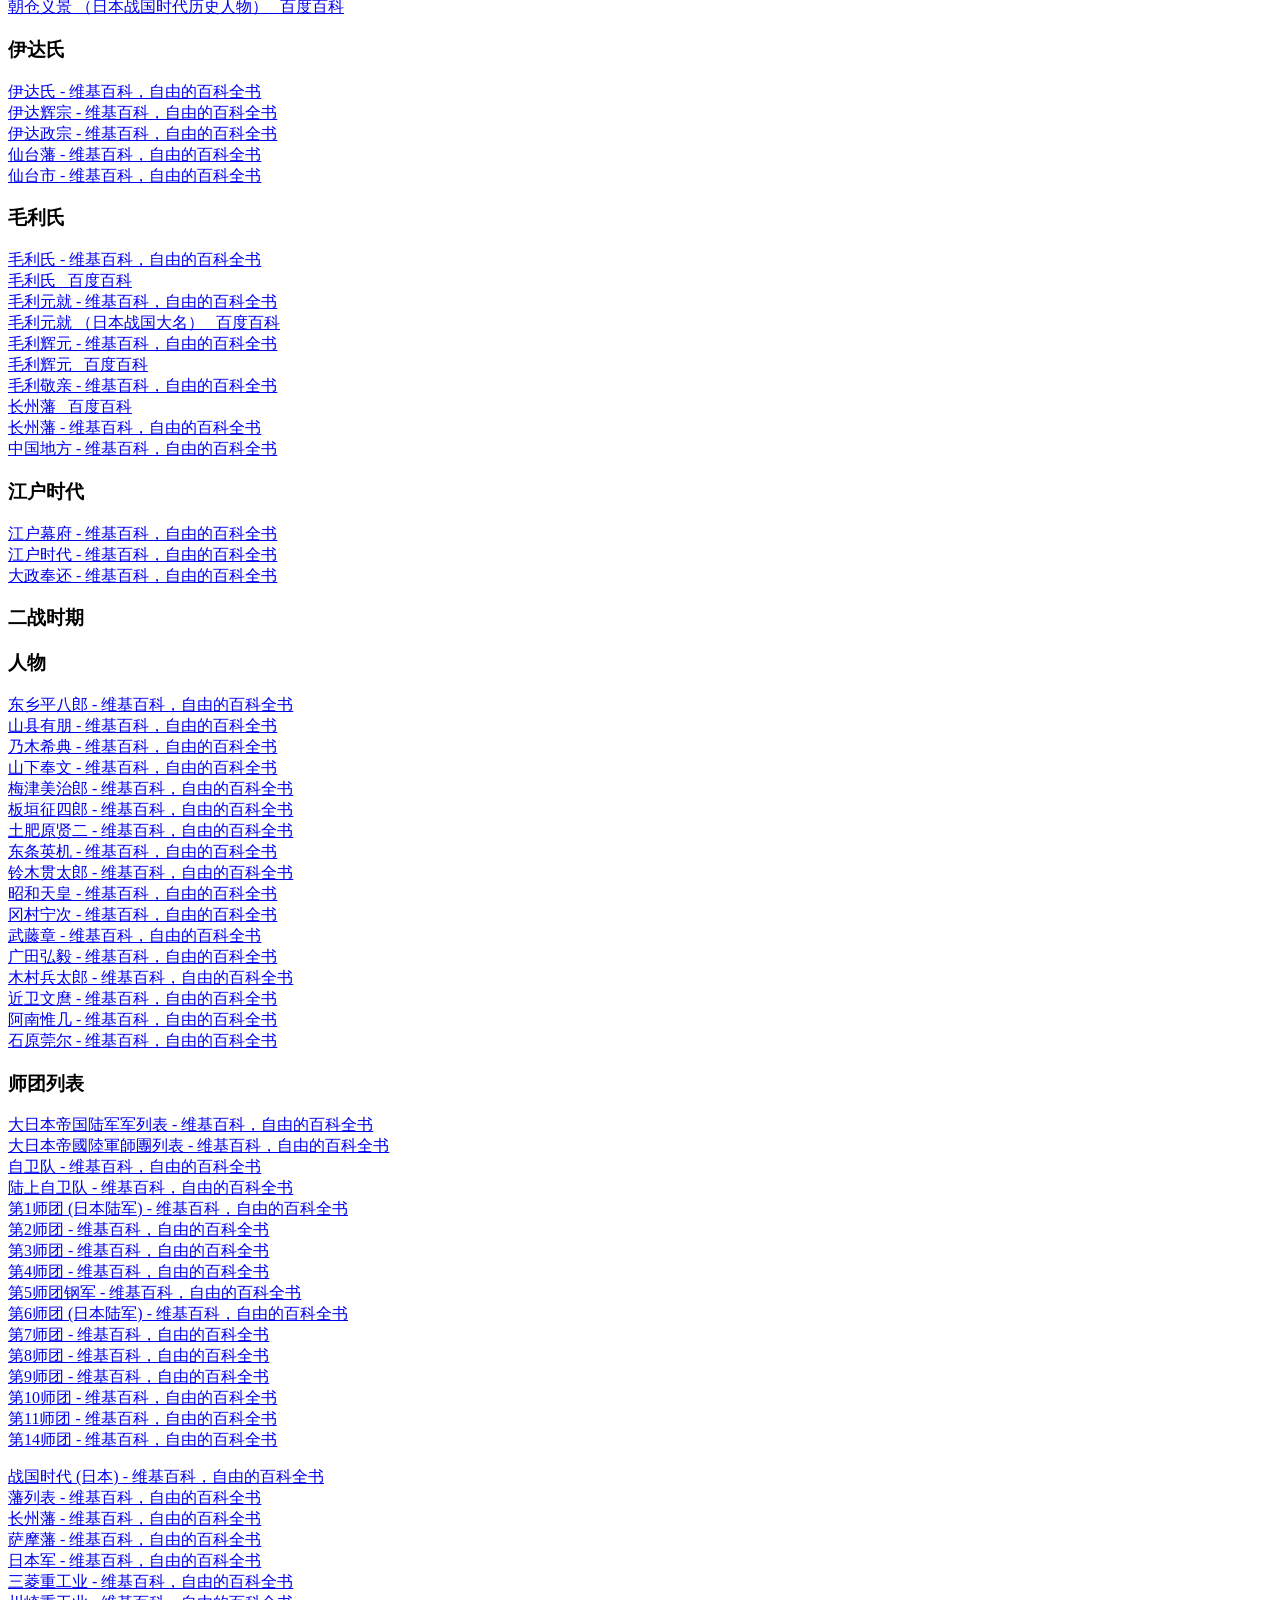
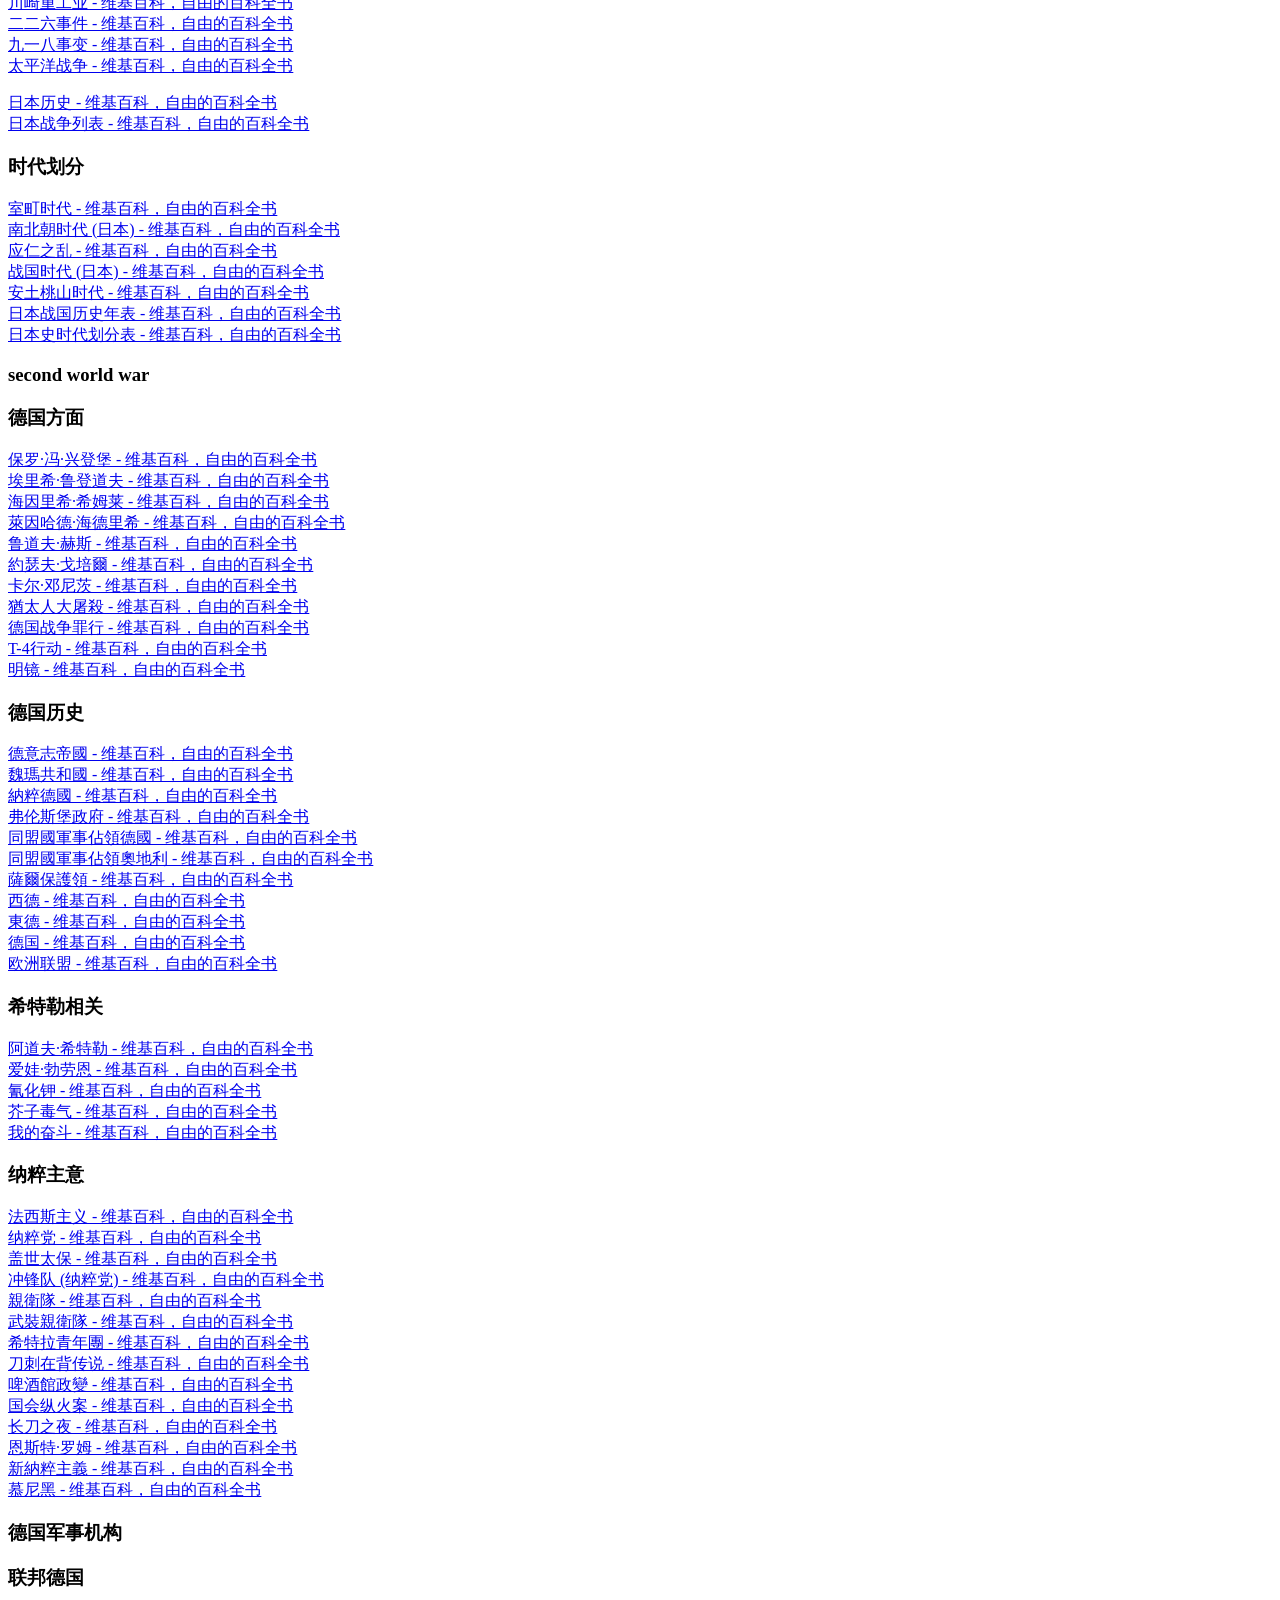
<file: share/bookmarks_2025_2_6.html>
<!DOCTYPE NETSCAPE-Bookmark-file-1>
<!-- This is an automatically generated file.
     It will be read and overwritten.
     DO NOT EDIT! -->
<META HTTP-EQUIV="Content-Type" CONTENT="text/html; charset=UTF-8">
<TITLE>Bookmarks</TITLE>
<H1>Bookmarks</H1>
<DL><p>
    <DT><H3 ADD_DATE="1734062891" LAST_MODIFIED="1738834368" PERSONAL_TOOLBAR_FOLDER="true">书签栏</H3>
    <DL><p>
        <DT><A HREF="https://chat.deepseek.com/" ADD_DATE="1738717920" ICON="[data-uri]">DeepSeek</A>
        <DT><A HREF="https://gemini.google.com/app" ADD_DATE="1738806963" ICON="[data-uri]">Gemini</A>
        <DT><H3 ADD_DATE="1738596439" LAST_MODIFIED="1738834373">todo</H3>
        <DL><p>
            <DT><A HREF="https://medicinex.net/" ADD_DATE="1738594206" ICON="[data-uri]">常用原研药目录参比制剂 | 原研药列表</A>
            <DT><A HREF="https://www.zmonster.me/2018/02/28/org-mode-capture.html" ADD_DATE="1738676610" ICON="[data-uri]">强大的 Org mode(4): 使用 capture 功能快速记录 · ZMonster&#39;s Blog</A>
            <DT><A HREF="https://ijavtorrent.com/?ref=porndude" ADD_DATE="1738764369" ICON="[data-uri]">iJavTorrent - Free &amp; fast jav torrents</A>
            <DT><A HREF="http://www.xiuren.org/" ADD_DATE="1738834368" ICON="[data-uri]">秀人网 XiuRen.org - 秀人写真xiuren,推女郎tuigirl_美女写真套图下载、预览</A>
            <DT><A HREF="https://nudegirls4u.com/" ADD_DATE="1738834373" ICON="[data-uri]">Nudegirls4u - XiuRen, Tuigirl, MyGirl... Free download</A>
        </DL><p>
        <DT><H3 ADD_DATE="1738596439" LAST_MODIFIED="0">pengshao</H3>
        <DL><p>
            <DT><H3 ADD_DATE="1738596439" LAST_MODIFIED="0">tool</H3>
            <DL><p>
                <DT><A HREF="https://www.passportindex.org/cn/" ADD_DATE="1738594206" ICON="[data-uri]">Passport Index 2020 | World&#39;s passports in your pocket.</A>
                <DT><A HREF="http://stars.chromeexperiments.com/" ADD_DATE="1738594206" ICON="[data-uri]">100,000 Stars</A>
                <DT><A HREF="https://verstory.com/" ADD_DATE="1738594206" ICON="[data-uri]">Find the latest versions of just about anything | Verstory</A>
                <DT><A HREF="https://zh.wikihow.com/%E9%A6%96%E9%A1%B5" ADD_DATE="1738594206" ICON="[data-uri]">wikiHow - 您可以编辑的指导手册</A>
                <DT><A HREF="http://my.chsi.com.cn/archive/xjarchive.action?trnd=41559436476873884356386764496629" ADD_DATE="1738594206" ICON="[data-uri]">学信档案</A>
                <DT><A HREF="http://www.sdosta.org.cn/?from=groupmessage&isappinstalled=0" ADD_DATE="1738594206">山东省职业技能鉴定指导中心</A>
            </DL><p>
            <DT><A HREF="https://www.doubao.com/chat/" ADD_DATE="1738594206" ICON="[data-uri]">豆包 - 字节跳动旗下 AI 智能助手</A>
            <DT><A HREF="https://www.pinterest.com/" ADD_DATE="1738594206" ICON="[data-uri]">Pinterest</A>
            <DT><A HREF="https://mail.qq.com/" ADD_DATE="1738594206" ICON="[data-uri]">登录QQ邮箱</A>
            <DT><A HREF="https://www.baidu.com/?tn=39042058_21_oem_dg" ADD_DATE="1738594206" ICON="[data-uri]">百度</A>
            <DT><A HREF="https://www.douyin.com/" ADD_DATE="1738594206" ICON="[data-uri]">抖音-记录美好生活</A>
            <DT><A HREF="https://www.taobao.com/" ADD_DATE="1738594206" ICON="[data-uri]">淘宝</A>
            <DT><A HREF="https://www.bilibili.com/" ADD_DATE="1738594206" ICON="[data-uri]">哔哩哔哩</A>
            <DT><A HREF="https://www.zhihu.com/" ADD_DATE="1738594206" ICON="[data-uri]">知乎</A>
            <DT><A HREF="https://twitter.com/" ADD_DATE="1738594206" ICON="[data-uri]">Twitter</A>
            <DT><A HREF="https://www.instagram.com/" ADD_DATE="1738594206" ICON="[data-uri]">Instagram</A>
            <DT><A HREF="https://www.reddit.com/" ADD_DATE="1738594206" ICON="[data-uri]">reddit</A>
            <DT><A HREF="https://www.alipay.com/" ADD_DATE="1738594206">支付宝</A>
            <DT><A HREF="http://mail.163.com/" ADD_DATE="1738594206">163网易</A>
            <DT><A HREF="http://www.360doc.com/index.html" ADD_DATE="1738594206" ICON="[data-uri]">360doc</A>
            <DT><A HREF="https://wx.mail.qq.com/list/readtemplate?name=account_list.html#/" ADD_DATE="1738594206">QQ邮箱</A>
            <DT><A HREF="https://outlook.live.com/mail/0/" ADD_DATE="1738594206" ICON="[data-uri]">邮件 - 柳 鹏 - Outlook</A>
            <DT><A HREF="https://onlyfans.com/" ADD_DATE="1738594206" ICON="[data-uri]">OnlyFans</A>
            <DT><A HREF="http://music.163.com/#/my/m/music/playlist?id=45382186" ADD_DATE="1738594206">网易云音乐</A>
            <DT><A HREF="https://zh.wikipedia.org/wiki/Wikipedia:%E9%A6%96%E9%A1%B5" ADD_DATE="1738594206" ICON="[data-uri]">维基百科，自由的百科全书</A>
        </DL><p>
        <DT><H3 ADD_DATE="1738596439" LAST_MODIFIED="0">Google</H3>
        <DL><p>
            <DT><A HREF="https://mail.google.com/mail/u/0/?shva=1#inbox" ADD_DATE="1738594206" ICON="[data-uri]">gmail</A>
            <DT><A HREF="https://draft.blogger.com/blogger.g?tab=wj&blogID=852144816374974208#allposts" ADD_DATE="1738594206" ICON="[data-uri]">Blogger</A>
            <DT><A HREF="https://fonts.google.com/?subset=chinese-simplified" ADD_DATE="1738594206" ICON="[data-uri]">Google Fonts</A>
            <DT><A HREF="https://www.youtube.com/?gl=HK" ADD_DATE="1738594206" ICON="[data-uri]">YouTube</A>
            <DT><A HREF="https://calendar.google.com/calendar/render?tab=qc&pli=1#main_7" ADD_DATE="1738594206" ICON="[data-uri]">google-calendar</A>
            <DT><A HREF="http://translate.google.com.hk/" ADD_DATE="1738594206" ICON="[data-uri]">google-translate</A>
        </DL><p>
        <DT><H3 ADD_DATE="1738596439" LAST_MODIFIED="1738676610">blogger</H3>
        <DL><p>
            <DT><A HREF="https://boxmaking.github.io/" ADD_DATE="1738594206">PengShao&#39;s BLOG!</A>
            <DT><A HREF="https://www.lujun9972.win/" ADD_DATE="1738594206">Index - 暗无天日</A>
            <DT><A HREF="http://www.ruanyifeng.com/blog/" ADD_DATE="1738594206" ICON="[data-uri]">阮一峰的网络日志</A>
            <DT><A HREF="http://www.zhangjiee.com/" ADD_DATE="1738594206">JerryZhang</A>
            <DT><A HREF="https://victor72.github.io/" ADD_DATE="1738594206">日知录 - 日知录</A>
            <DT><A HREF="https://cinacn.blogspot.com/?m=1" ADD_DATE="1738594206" ICON="[data-uri]">洪木林的杂辑</A>
            <DT><A HREF="http://coolshell.cn/" ADD_DATE="1738594206" ICON="[data-uri]">CoolShell.cn</A>
            <DT><A HREF="https://2xiangzi.blogspot.com/" ADD_DATE="1738594206" ICON="[data-uri]">二翔子的博客</A>
            <DT><A HREF="https://program-think.blogspot.com/" ADD_DATE="1738594206" ICON="[data-uri]">编程随想的博客</A>
            <DT><A HREF="https://www.yinwang.org/" ADD_DATE="1738594206" ICON="[data-uri]">当然我在扯淡</A>
            <DT><A HREF="https://mbb.eet-china.com/" ADD_DATE="1738594206" ICON="[data-uri]">面包板社区-中国电子工程师的专业互动平台</A>
            <DT><A HREF="http://www.ituring.com.cn/" ADD_DATE="1738594206" ICON="[data-uri]">图灵社区</A>
            <DT><A HREF="http://cenalulu.github.io/" ADD_DATE="1738594206" ICON="[data-uri]">Latest Posts • cenalulu&#39;s Tech Blog</A>
            <DT><A HREF="http://emulefans.com/" ADD_DATE="1738594206" ICON="[data-uri]">eMule Fans</A>
            <DT><A HREF="https://wzfou.com/" ADD_DATE="1738594206" ICON="[data-uri]">挖站否-挖掘建站的乐趣</A>
            <DT><A HREF="https://deerchao.cn/" ADD_DATE="1738594206" ICON="[data-uri]">超越代码</A>
            <DT><A HREF="https://member.selfhostedserver.com/" ADD_DATE="1738594206" ICON="[data-uri]">SelfhostedServer</A>
            <DT><A HREF="http://jarodlau.blogspot.com/" ADD_DATE="1738594206" ICON="[data-uri]">Jerry&#39;code</A>
            <DT><A HREF="https://wangdoc.com/" ADD_DATE="1738594206" ICON="[data-uri]">网道 - 互联网开发文档</A>
            <DT><A HREF="https://jixiuf.github.io/" ADD_DATE="1738594206">拾遗 - 拾遗笔记</A>
            <DT><A HREF="https://www.runoob.com/" ADD_DATE="1738594206" ICON="[data-uri]">菜鸟教程 - 学的不仅是技术，更是梦想！</A>
            <DT><A HREF="https://rrorangeandfriends.site/posts/2024/024" ADD_DATE="1738594206" ICON="[data-uri]">第024期 - 云渡新岁 | 大橘和朋友们的周刊</A>
            <DT><A HREF="https://www.zmonster.me/tags.html" ADD_DATE="1738675869" ICON="[data-uri]">标签 · ZMonster&#39;s Blog</A>
        </DL><p>
        <DT><H3 ADD_DATE="1738596439" LAST_MODIFIED="0">news</H3>
        <DL><p>
            <DT><A HREF="http://www.solidot.org/" ADD_DATE="1738594206" ICON="[data-uri]">Solidot: 奇客的资讯，重要的东西</A>
            <DT><A HREF="http://jandan.net/" ADD_DATE="1738594206" ICON="[data-uri]">煎蛋</A>
            <DT><A HREF="https://www.nytimes.com/" ADD_DATE="1738594206" ICON="[data-uri]">The New York Times - Breaking News, World News &amp; Multimedia</A>
            <DT><A HREF="https://cn.nytimes.com/" ADD_DATE="1738594206" ICON="[data-uri]">纽约时报中文网 国际纵览</A>
            <DT><A HREF="https://www.reuters.com/" ADD_DATE="1738594206" ICON="[data-uri]">Business &amp; Financial News, U.S &amp; International Breaking News | Reuters</A>
            <DT><A HREF="https://www.wikileaks.org/" ADD_DATE="1738594206" ICON="[data-uri]">WikiLeaks</A>
        </DL><p>
        <DT><H3 ADD_DATE="1738596439" LAST_MODIFIED="1738675869">sync</H3>
        <DL><p>
            <DT><A HREF="https://pan.baidu.com/disk/home#/all?path=%2F&vmode=list" ADD_DATE="1738594206" ICON="[data-uri]">百度网盘-全部文件</A>
            <DT><A HREF="https://mega.nz/fm/8pMSQTBY" ADD_DATE="1738594206" ICON="[data-uri]">MEGA</A>
            <DT><A HREF="https://www.dropbox.com/" ADD_DATE="1738594206" ICON="[data-uri]">Dropbox</A>
            <DT><A HREF="https://www.box.com/" ADD_DATE="1738594206" ICON="[data-uri]"> Box</A>
            <DT><A HREF="https://drive.google.com/drive/my-drive" ADD_DATE="1738594206" ICON="[data-uri]">Google 云端硬盘</A>
            <DT><A HREF="https://app.yinxiang.com/Home.action?_sourcePage=VK2oy-jXk3LiMUD9T65RG_YvRLZ-1eYO3fqfqRu0fynRL_1nukNa4gH1t86pc1SP&__fp=v2djIdM8wZ83yWPvuidLz-TPR6I9Jhx8&hpts=1578839325252&showSwitchService=true&usernameImmutable=false&rememberMe=true&login=&login=%E7%99%BB%E5%BD%95&login=true&username=pengshao58%40qq.com&hptsh=7OxVQhJ7i%2BTz%2BJzJvxVzj260RZE%3D#n=dc26834d-7f3b-43e9-ae62-26414dc312cc&s=s40&ses=4&sh=2&sds=5&" ADD_DATE="1738594206" ICON="[data-uri]">印象笔记网页版</A>
            <DT><A HREF="https://onedrive.live.com/?id=root&cid=3C8C472A7B019A39" ADD_DATE="1738594206" ICON="[data-uri]">OneDrive</A>
            <DT><A HREF="https://www.icloud.com/" ADD_DATE="1738594206" ICON="[data-uri]">iCloud</A>
            <DT><A HREF="https://photos.google.com/?pli=1" ADD_DATE="1738594206" ICON="[data-uri]">照片 - Google 相册</A>
            <DT><A HREF="https://www.alipan.com/drive/file/recycle-bin/resource" ADD_DATE="1738594206" ICON="[data-uri]">阿里云盘</A>
            <DT><A HREF="https://www.lastpass.com/" ADD_DATE="1738597660" ICON="[data-uri]">#1 Password Manager &amp; Vault App with Single-Sign On &amp; MFA Solutions - LastPass</A>
            <DT><A HREF="https://www.jianguoyun.com/#/" ADD_DATE="1738669841" ICON="[data-uri]">我的坚果云 - 坚果云 - 云盘|网盘|企业网盘|同步|备份|无限空间|免费网络硬盘|企业云盘</A>
        </DL><p>
        <DT><H3 ADD_DATE="1738596439" LAST_MODIFIED="0">share</H3>
        <DL><p>
            <DT><A HREF="https://hao.su/" ADD_DATE="1738594206" ICON="[data-uri]">不死鸟 - 分享为王</A>
            <DT><A HREF="https://www.imi123.cn/" ADD_DATE="1738594206" ICON="[data-uri]">爱米导航(Imi)网-最全的实用导航网站</A>
            <DT><A HREF="https://go2think.com/bt-magnet-search/" ADD_DATE="1738594206" ICON="[data-uri]">20个BT种子磁力链接搜索网站汇总 - Go 2 Think</A>
            <DT><A HREF="https://cn.torrentkitty.io/" ADD_DATE="1738594206" ICON="[data-uri]">Torrent Kitty - 免费种子转磁力网站</A>
            <DT><A HREF="https://www.100font.com/" ADD_DATE="1738594206" ICON="[data-uri]">100font.com - 免版权字体下载、免费商用字体下载网站</A>
            <DT><A HREF="http://scarangel.sourceforge.net/" ADD_DATE="1738594206">eMule ScarAngel Mod</A>
            <DT><A HREF="http://web.archive.org/web/*/www.fixfreedom.com" ADD_DATE="1738594206" ICON="[data-uri]">Wayback Machine</A>
            <DT><A HREF="https://51.ruyo.net/" ADD_DATE="1738594206" ICON="[data-uri]">如有乐享 - 分享是一种美德，是一种态度。</A>
            <DT><A HREF="https://hellowindows.cn/?source=giaoshou.com" ADD_DATE="1738594206" ICON="[data-uri]">HelloWindows.cn - 精校 完整 极致 Windows系统下载仓储站</A>
            <DT><A HREF="https://msdn.itellyou.cn/" ADD_DATE="1738594206" ICON="[data-uri]">MSDN, 我告诉你</A>
        </DL><p>
        <DT><H3 ADD_DATE="1738596439" LAST_MODIFIED="1738654006">books</H3>
        <DL><p>
            <DT><A HREF="https://zh.z-lib.today/?ref=www.imi123.cn" ADD_DATE="1738594206" ICON="[data-uri]">Z-Library – 世界上最大的电子图书馆。自由访问知识和文化。</A>
            <DT><A HREF="https://24hbook.daohangxie.com/" ADD_DATE="1738594206" ICON="[data-uri]">24h搜书 - AI免费电子书下载</A>
            <DT><A HREF="https://shuge.org/" ADD_DATE="1738594206" ICON="[data-uri]">书格</A>
            <DT><A HREF="https://http561856124.wordpress.com/#sysbrowser=yes" ADD_DATE="1738594206" ICON="[data-uri]">多读书，读好书。 – 读书改变命运，读书使人快乐。</A>
            <DT><A HREF="http://www.yiwen.com.cn/" ADD_DATE="1738594206" ICON="[data-uri]">上海译文出版社官网-译文网</A>
            <DT><A HREF="http://www.cmpbook.com/" ADD_DATE="1738594206" ICON="[data-uri]">机械工业出版社-首页-机械|电工电子|汽车|计算机|建筑|经管|教材|中小学教辅|生活|大众|数字出版- Powered By SiteEngine</A>
            <DT><A HREF="http://www.cp.com.cn/digital/ebook.html" ADD_DATE="1738594206">商务印书馆</A>
            <DT><A HREF="https://www.oreilly.com.cn/index.php" ADD_DATE="1738594206" ICON="[data-uri]">O&#39;Reilly 北京</A>
            <DT><A HREF="https://www.wdl.org/zh/" ADD_DATE="1738594206" ICON="[data-uri]">世界数字图书馆主页</A>
            <DT><A HREF="http://www.haodoo.net/" ADD_DATE="1738594206" ICON="[data-uri]">首頁- 好讀</A>
            <DT><A HREF="http://www.nlc.cn/" ADD_DATE="1738594206" ICON="[data-uri]">中国国家图书馆•中国国家数字图书馆</A>
            <DT><A HREF="https://www.examcoo.com/index/ku" ADD_DATE="1738594206" ICON="[data-uri]">考试酷(examcoo)-永久免费的电子作业与在线考试系统云平台</A>
            <DT><A HREF="https://github.com/programthink/books" ADD_DATE="1738594206" ICON="[data-uri]">programthink/books: 【编程随想】收藏的电子书清单（多个学科，含下载链接）</A>
            <DT><A HREF="https://pup6.yunzhan365.com/bookcase/jmyr/index.html?foldId=29912" ADD_DATE="1738594206">机械类教材</A>
            <DT><A HREF="https://pup6.yunzhan365.com/bookcase/jmyr/index.html" ADD_DATE="1738594206">北大出版社电子书架</A>
            <DT><A HREF="https://sexinsex.net/bbs/index.php" ADD_DATE="1738597954" ICON="[data-uri]">SexInSex! Board</A>
            <DT><A HREF="https://avbebe.com/archives/238609" ADD_DATE="1738594206" ICON="[data-uri]">【馬賽克破解】[HAR-083] 猛幹褲子破洞巨尻妹肏到連續中出！ – Avbebe 高清H動畫♥最新里番♥成人動畫♥3D動畫♥成人動漫♥A片♥Ecchi</A>
            <DT><A HREF="https://sis001.com/forum/index.php" ADD_DATE="1738653079" ICON="[data-uri]">SiS001! Board - [第一会所 关闭注册]</A>
        </DL><p>
        <DT><H3 ADD_DATE="1738596439" LAST_MODIFIED="0">git</H3>
        <DL><p>
            <DT><A HREF="https://github.com/boxmaking" ADD_DATE="1738594206" ICON="[data-uri]">boxmaking</A>
            <DT><A HREF="https://help.github.com/cn" ADD_DATE="1738594206" ICON="[data-uri]">GitHub.com 帮助文档</A>
            <DT><A HREF="https://git-scm.com/book/zh/v2" ADD_DATE="1738594206" ICON="[data-uri]">Git - Book</A>
            <DT><A HREF="https://www.liaoxuefeng.com/wiki/896043488029600" ADD_DATE="1738594206" ICON="[data-uri]">Git教程 - 廖雪峰的官方网站</A>
            <DT><A HREF="https://backlog.com/git-tutorial/cn/" ADD_DATE="1738594206" ICON="[data-uri]">猴子都能懂的GIT入门 | 贝格乐（Backlog）</A>
            <DT><A HREF="http://marklodato.github.io/visual-git-guide/index-zh-cn.html" ADD_DATE="1738594206">图解Git</A>
            <DT><A HREF="https://gist.github.com/laispace/666dd7b27e9116faece6" ADD_DATE="1738594206">git 设置和取消代理</A>
            <DT><A HREF="http://rogerdudler.github.io/git-guide/index.zh.html" ADD_DATE="1738594206">git - the simple guide - no deep shit!</A>
            <DT><A HREF="https://www.cnblogs.com/holbrook/archive/2012/04/26/2470923.html" ADD_DATE="1738594206">Emacs学习笔记(14):在Emacs中使用git - 心内求法 - 博客园</A>
            <DT><A HREF="http://www.worldhello.net/gotgithub/" ADD_DATE="1738594206">GotGitHub — GotGitHub</A>
            <DT><A HREF="https://hellogithub.com/" ADD_DATE="1738594206" ICON="[data-uri]">HelloGitHub 分享 GitHub 上入门级、有趣的开源项目</A>
            <DT><A HREF="https://wangchujiang.com/" ADD_DATE="1738594206">小弟调调™ - (͡·̮̃·̃) 撸码的乐趣 💯 ，“人没了，™代码还在”</A>
            <DT><A HREF="https://github.com/jaywcjlove/handbook" ADD_DATE="1738594206">jaywcjlove/handbook: 放置我的笔记、搜集、摘录、实践，保持好奇心。看文需谨慎，后果很严重。</A>
            <DT><A HREF="http://www.worldhello.net/gotgit/" ADD_DATE="1738594206">Git权威指南 — GotGit</A>
            <DT><A HREF="https://member.selfhostedserver.com/git/" ADD_DATE="1738594206" ICON="[data-uri]">笨办法学 Git</A>
        </DL><p>
        <DT><H3 ADD_DATE="1738596439" LAST_MODIFIED="1738669841">linux</H3>
        <DL><p>
            <DT><H3 ADD_DATE="1738596439" LAST_MODIFIED="0">install-debian</H3>
            <DL><p>
                <DT><A HREF="http://mirrors.163.com/" ADD_DATE="1738594206">欢迎访问网易开源镜像站</A>
                <DT><A HREF="https://mirrors.tuna.tsinghua.edu.cn/help/debian/" ADD_DATE="1738594206" ICON="[data-uri]">Debian | 镜像站使用帮助 | 清华大学开源软件镜像站 | Tsinghua Open Source Mirror</A>
                <DT><A HREF="https://blog.csdn.net/Longyu_wlz/article/details/56829335" ADD_DATE="1738594206" ICON="[data-uri]">在英文版 Debian 中添加中文拼音(双拼)输入法_运维_Longyu_wlz的博客-CSDN博客</A>
                <DT><A HREF="https://rufus.ie/" ADD_DATE="1738594206">Rufus</A>
                <DT><A HREF="https://universal-usb-installer.en.softonic.com/" ADD_DATE="1738594206">Universal USB Installer - Download</A>
                <DT><A HREF="https://www.balena.io/etcher/" ADD_DATE="1738594206">balenaEtcher - Flash OS images to SD cards &amp; USB drives</A>
                <DT><A HREF="https://www.debian.org/doc/manuals/debian-reference/" ADD_DATE="1738594206" ICON="[data-uri]">Debian 参考手册</A>
            </DL><p>
            <DT><H3 ADD_DATE="1738596439" LAST_MODIFIED="1738600085">software</H3>
            <DL><p>
                <DT><A HREF="http://mirrors.ustc.edu.cn/" ADD_DATE="1738594206">USTC Open Source Software Mirror</A>
                <DT><A HREF="http://mirrors.163.com/.help/debian.html" ADD_DATE="1738594206">Debian镜像使用帮助</A>
                <DT><A HREF="http://www.gnucash.org/" ADD_DATE="1738594206" ICON="[data-uri]">GnuCash</A>
                <DT><A HREF="http://zh-cn.libreoffice.org/" ADD_DATE="1738594206">LibreOffice</A>
                <DT><A HREF="http://invisible-island.net/xterm/xterm.html" ADD_DATE="1738594206" ICON="[data-uri]">XTERM – Terminal emulator for the X Window System</A>
                <DT><A HREF="http://www.xfce.org/" ADD_DATE="1738594206" ICON="[data-uri]">Xfce</A>
                <DT><A HREF="http://www.gnu.org/software/grub/" ADD_DATE="1738594206" ICON="[data-uri]">GNU GRUB</A>
                <DT><A HREF="https://www.debian.org/doc/manuals/debian-handbook/" ADD_DATE="1738594206" ICON="[data-uri]">Debian 管理员手册</A>
                <DT><A HREF="http://www.debian.org/" ADD_DATE="1738594206" ICON="[data-uri]">Debian</A>
                <DT><A HREF="http://www.debian.org/doc/manuals/debian-faq/" ADD_DATE="1738594206" ICON="[data-uri]">Debian FAQ</A>
                <DT><A HREF="http://forums.debian.net/" ADD_DATE="1738594206">Debian User Forums • Index page</A>
                <DT><A HREF="https://www.debian.org/doc/" ADD_DATE="1738594206">Debian -- 说明文档</A>
                <DT><A HREF="https://calibre-ebook.com/zh_CN" ADD_DATE="1738594206" ICON="[data-uri]">calibre - 电子书管理</A>
                <DT><A HREF="https://www.lujun9972.win/blog/2017/04/19/%E6%88%91%E7%9A%84linux%E7%BB%88%E7%AB%AF%E5%B7%A5%E5%85%B7/index.html" ADD_DATE="1738594206">我的linux终端工具 - 暗无天日</A>
                <DT><A HREF="https://graphviz.org/" ADD_DATE="1738596058" ICON="[data-uri]">Graphviz</A>
            </DL><p>
            <DT><H3 ADD_DATE="1738596439" LAST_MODIFIED="0">web</H3>
            <DL><p>
                <DT><H3 ADD_DATE="1738596439" LAST_MODIFIED="0">css</H3>
                <DL><p>
                    <DT><A HREF="https://www.w3school.com.cn/cssref/index.asp" ADD_DATE="1738594206">CSS 参考手册</A>
                    <DT><A HREF="http://zh.learnlayout.com/" ADD_DATE="1738594206">学习CSS布局</A>
                    <DT><A HREF="https://github.com/chadluo/CSS-Guidelines/blob/master/README.md" ADD_DATE="1738594206">CSS-Guidelines/README.md at master · chadluo/CSS-Guidelines</A>
                    <DT><A HREF="http://css.doyoe.com/" ADD_DATE="1738594206">CSS参考手册_web前端开发参考手册系列</A>
                </DL><p>
                <DT><H3 ADD_DATE="1738596439" LAST_MODIFIED="0">mysql</H3>
                <DL><p>
                    <DT><A HREF="https://www.w3cschool.cn/mariadb/" ADD_DATE="1738594206">MariaDB 教程_w3cschool</A>
                    <DT><A HREF="https://mariadb.com/kb/zh-cn/mariadb/" ADD_DATE="1738594206">MariaDB - 简体中文 - MariaDB Knowledge Base</A>
                    <DT><A HREF="https://www.cnblogs.com/leoo2sk/archive/2011/07/10/mysql-index.html" ADD_DATE="1738594206">MySQL索引背后的数据结构及算法原理 - T2噬菌体 - 博客园</A>
                    <DT><A HREF="https://lib-nuanxin.xuetang.wqketang.com/course/62873" ADD_DATE="1738594206">MySQL 从入门到项目实践（超值版）（9787302501558,075015-01） - 用知识战疫 | 全网免费</A>
                    <DT><A HREF="https://notes.diguage.com/mysql/" ADD_DATE="1738594206">MySQL 学习笔记Alpha</A>
                </DL><p>
                <DT><H3 ADD_DATE="1738596439" LAST_MODIFIED="0">html</H3>
                <DL><p>
                    <DT><A HREF="http://www.qianduankaifa.cn/exercise/html5_base1/1/index1.html" ADD_DATE="1738594206">HTML5元素表</A>
                    <DT><A HREF="https://www.w3school.com.cn/" ADD_DATE="1738594206">w3school 在线教程</A>
                    <DT><A HREF="https://developer.mozilla.org/zh-CN/docs/Web" ADD_DATE="1738594206">Web 开发技术 | MDN</A>
                    <DT><A HREF="https://developer.mozilla.org/zh-CN/docs/Web/HTML" ADD_DATE="1738594206">HTML（超文本标记语言） | MDN</A>
                    <DT><A HREF="https://whatwg-cn.github.io/html/" ADD_DATE="1738594206">HTML Standard</A>
                    <DT><A HREF="https://lib-nuanxin.xuetang.wqketang.com/course/62886/learn#lesson/1779033" ADD_DATE="1738594206">在线练习网址 - 2.3.2 比较HTML4与HTML5文档结构 - 2.3.1 编写第一个HTML5文档 - 1.2.2 宽松的约定 - 1.2.1 文档和标记 - 网页设计与网站建设从入门到精通（微课精编版）（9787302517948,079151-01） - 用知识战疫 | 全网免费</A>
                    <DT><A HREF="http://www.qianduankaifa.cn/exercise/html5_base1/" ADD_DATE="1738594206">在线练习</A>
                    <DT><A HREF="https://www.yogoeasy.com/" ADD_DATE="1738594206" ICON="[data-uri]">優易教學網</A>
                    <DT><A HREF="https://www.php.net/manual/zh/funcref.php" ADD_DATE="1738594206">PHP: 函数参考 - Manual</A>
                    <DT><A HREF="http://yanxyz.github.io/emmet-docs/" ADD_DATE="1738594206">Emmet 文档</A>
                    <DT><A HREF="https://www.cnblogs.com/daoshi/p/3751922.html" ADD_DATE="1738594206">创立一个网站的前前后后（起因，域名，云平台，备案，CDN等等）(1) - 理想流 - 博客园</A>
                    <DT><A HREF="https://github.com/hacke2/hacke2.github.io/issues/1" ADD_DATE="1738594206">2014年9月 前端资源分享 · Issue #1 · hacke2/hacke2.github.io</A>
                    <DT><A HREF="https://github.com/hacke2/hacke2.github.io/issues/3" ADD_DATE="1738594206">2014年10月 上 前端资源分享 · Issue #3 · hacke2/hacke2.github.io</A>
                    <DT><A HREF="http://www.cssmoban.com/" ADD_DATE="1738594206">网页模板,网站模板,DIV+CSS模板,企业网站模板下载-模板之家</A>
                </DL><p>
                <DT><H3 ADD_DATE="1738596439" LAST_MODIFIED="0">服务器相关教程</H3>
                <DL><p>
                    <DT><A HREF="https://ywnz.com/linuxyffq/5527.html" ADD_DATE="1738594206">在Debian 10 Buster Server/Desktop上安装LAMP Stack的方法_Linux云服务器_云网牛站</A>
                    <DT><A HREF="https://ywnz.com/linuxysjk/5494.html" ADD_DATE="1738594206">在Debian 10（Buster）上安装MariaDB 10.4的方法_Linux云数据库_云网牛站</A>
                    <DT><A HREF="https://ywnz.com/linuxaq/4277.html" ADD_DATE="1738594206">Debian、Ubuntu、Linux Mint系统中的UFW防火墙入门教程_Linux安全_云网牛站</A>
                    <DT><A HREF="https://bynss.com/2019/298113.html" ADD_DATE="1738594206">如何在Debian 10上使用LAMP Stack安装WordPress - 月灯依旧</A>
                    <DT><A HREF="http://www.htsjk.com/mariadb/30982.html" ADD_DATE="1738594206">修改Mariadb数据库root使用密码登录，mariadbroot_ mariadb | 和通数据库</A>
                    <DT><A HREF="https://mariadb.com/kb/en/authentication-plugin-unix-socket/" ADD_DATE="1738594206">Authentication Plugin - Unix Socket - MariaDB Knowledge Base</A>
                    <DT><A HREF="https://mariadb.com/kb/zh-cn/setting-character-sets-and-collations/" ADD_DATE="1738594206">设置字符集和排序规则 - MariaDB Knowledge Base</A>
                    <DT><A HREF="https://blog.csdn.net/aliveqf/article/details/70178503" ADD_DATE="1738594206">(1条消息)解决wordpress安装主题或插件需要FTP问题_aliveqf的博客-CSDN博客</A>
                    <DT><A HREF="https://www.jianshu.com/p/73cddf193622" ADD_DATE="1738594206">Debian/Ubuntu下搭建wordpress教程 - 简书</A>
                </DL><p>
                <DT><H3 ADD_DATE="1738596439" LAST_MODIFIED="0">云服务</H3>
                <DL><p>
                    <DT><A HREF="https://homenew.console.aliyun.com/" ADD_DATE="1738594206">阿里云控制台首页</A>
                    <DT><A HREF="https://usercenter2.aliyun.com/refund/refund?spm=a2c4g.11186623.2.14.75657f20NwyUv4" ADD_DATE="1738594206">阿里云用户中心</A>
                    <DT><A HREF="https://beian.aliyun.com/order/index.htm?spm=a3c00.7621330.a3c1z.1.4f262HUo2HUoRY" ADD_DATE="1738594206">备案首页</A>
                    <DT><A HREF="https://sg.godaddy.com/zh/" ADD_DATE="1738594206">GoDaddy SG</A>
                    <DT><A HREF="https://www.getnas.com/" ADD_DATE="1738594206">GetNAS - 原创 IT 指南</A>
                    <DT><A HREF="http://www.vpsps.com/" ADD_DATE="1738594206">VPS评审|</A>
                    <DT><A HREF="http://sd.beian.miit.gov.cn/state/outPortal/messageAuthentication.action" ADD_DATE="1738594206">sd.beian.miit.gov.cn/state/outPortal/messageAuthentication.action?spm=a3c00.7621338.a3c20.5.ddb4S8YES8YEX8&amp;file=messageAuthentication.action</A>
                    <DT><A HREF="https://help.aliyun.com/learn/learningpath/ecs.html?spm=5176.2020520165.121.d615.6ea57029QerzN6" ADD_DATE="1738594206">阿里云ECS学习路径图</A>
                    <DT><A HREF="https://www.sitebuilderzone.com/" ADD_DATE="1738594206">建站工具指北 - 最深度的建站工具评测</A>
                    <DT><A HREF="https://www.freehao123.com/" ADD_DATE="1738594206">免费资源部落|全球最新免费资源发布区</A>
                    <DT><A HREF="https://wzfou.com/" ADD_DATE="1738594206" ICON="[data-uri]">挖站否-挖掘建站的乐趣</A>
                </DL><p>
                <DT><A HREF="https://ip.sb/" ADD_DATE="1738594206">IP Address Lookup / IPv4 / IPv6 - IP.SB</A>
                <DT><A HREF="http://httpd.apache.org/docs/2.4/" ADD_DATE="1738594206">Apache HTTP 服务器 2.4 文档 - Apache HTTP 服务器 版本 2.4</A>
            </DL><p>
            <DT><H3 ADD_DATE="1738596439" LAST_MODIFIED="0">math</H3>
            <DL><p>
                <DT><A HREF="http://episte.math.ntu.edu.tw/" ADD_DATE="1738594206">EpisteMath｜數學知識</A>
            </DL><p>
            <DT><H3 ADD_DATE="1738596439" LAST_MODIFIED="0">program</H3>
            <DL><p>
                <DT><A HREF="https://www.w3xue.com/" ADD_DATE="1738594206">W3xue首页 - 让人人享有平等学习机会</A>
                <DT><A HREF="http://c.biancheng.net/cpp/" ADD_DATE="1738594206">C语言中文网：c语言程序设计门户网站(入门教程、编程软件)</A>
                <DT><A HREF="https://feis.studio/#/c" ADD_DATE="1738594206">C 語言入門 | Feis Studio</A>
                <DT><A HREF="https://github.com/" ADD_DATE="1738594206">GitHub</A>
                <DT><A HREF="http://lisp.org.cn/" ADD_DATE="1738594206">Lisp 中文社区</A>
                <DT><A HREF="https://acl.readthedocs.io/en/latest/" ADD_DATE="1738594206" ICON="[data-uri]">ANSI Common Lisp 中文翻譯版 — ANSI Common Lisp 中文版</A>
            </DL><p>
            <DT><H3 ADD_DATE="1738596439" LAST_MODIFIED="0">shell</H3>
            <DL><p>
                <DT><A HREF="https://github.com/qinjx/30min_guides/blob/master/shell.md" ADD_DATE="1738594206">30min_guides/shell.md at master · qinjx/30min_guides</A>
            </DL><p>
            <DT><H3 ADD_DATE="1738596439" LAST_MODIFIED="0">tex</H3>
            <DL><p>
                <DT><A HREF="https://thetype.com/" ADD_DATE="1738594206" ICON="[data-uri]">The Type</A>
                <DT><A HREF="https://liam.page/2014/09/08/latex-introduction/" ADD_DATE="1738594206" ICON="[data-uri]">一份其实很短的 LaTeX 入门文档 | 始终</A>
                <DT><A HREF="http://www.ctex.org/HomePage" ADD_DATE="1738594206">科技排版系统:CTEX</A>
                <DT><A HREF="https://blog.csdn.net/qq_41814939/article/details/82288145" ADD_DATE="1738594206">Ubuntu18.04安装LaTeX并配置中文环境_qq_41814939的博客-CSDN博客</A>
                <DT><A HREF="http://www.texmacs.org/tmweb/home/welcome.en.html" ADD_DATE="1738594206" ICON="[data-uri]">Welcome to GNU TeXmacs (FSF GNU project)</A>
            </DL><p>
            <DT><H3 ADD_DATE="1738596439" LAST_MODIFIED="0">irc</H3>
            <DL><p>
                <DT><A HREF="https://forum.ubuntu.org.cn/viewtopic.php?f=120&t=18334" ADD_DATE="1738594206">IRC扫盲——你可以不会玩QQ，但不能不会IRC！ - Ubuntu中文论坛</A>
                <DT><A HREF="http://xchat.org/" ADD_DATE="1738594206">XChat</A>
            </DL><p>
            <DT><H3 ADD_DATE="1738596439" LAST_MODIFIED="0">youtube-dl</H3>
            <DL><p>
                <DT><A HREF="https://ytdl-org.github.io/youtube-dl/supportedsites.html" ADD_DATE="1738594206">youtube-dl: Supported sites</A>
                <DT><A HREF="https://github.com/soimort/you-get#supported-sites" ADD_DATE="1738594206">soimort/you-get: Dumb downloader that scrapes the web</A>
                <DT><A HREF="https://ytdl-org.github.io/youtube-dl/download.html" ADD_DATE="1738594206">youtube-dl: Download Page</A>
                <DT><A HREF="https://github.com/ytdl-org/youtube-dl/blob/master/README.md#description" ADD_DATE="1738594206" ICON="[data-uri]">youtube-dl/README.md at master · ytdl-org/youtube-dl</A>
                <DT><A HREF="https://blog.starryvoid.com/archives/355.html" ADD_DATE="1738594206" ICON="[data-uri]">youtube-dl 使用记录 - StarryVoid - Blog</A>
            </DL><p>
            <DT><H3 ADD_DATE="1738596439" LAST_MODIFIED="0">blender</H3>
            <DL><p>
                <DT><A HREF="http://www.blender.org/" ADD_DATE="1738594206">blender.org - Home of the Blender project - Free and Open 3D Creation Software</A>
                <DT><A HREF="http://www.blendercn.org/" ADD_DATE="1738594206">BlenderCN中国中文交流社区</A>
                <DT><A HREF="http://v.hxsd.com/list/483" ADD_DATE="1738594206">Blender基础教程 - 火星视频教育 | 火星网－中国领先的数字艺术门户</A>
                <DT><A HREF="http://i.youku.com/u/UMTgzMTA0NDc2MA==" ADD_DATE="1738594206">blendercn官方的频道-优酷视频</A>
                <DT><A HREF="http://baike.baidu.com/link?url=i_oO7Fp58ztAgCRWVJJmoXAqKksX9C832kjD8BOFsBRhy0F18aU2mxxAMiMwnp2bxoFyeFcMGW4day17R89Qjo88X9uECPOjbagL_9bFw7i" ADD_DATE="1738594206">Blender（三维动画制作软件）_百度百科</A>
                <DT><A HREF="http://www.blendernation.com/" ADD_DATE="1738594206">BlenderNation — Daily Blender Art, Tutorials, Development and Community News</A>
                <DT><A HREF="https://zh.wikibooks.org/zh-hans/Blender_3D%EF%B8%B0%E5%BE%9E%E5%85%A5%E9%96%80%E5%88%B0%E7%B2%BE%E9%80%9A" ADD_DATE="1738594206">Blender 3D︰从入门到精通 - 维基教科书，自由的教学读本</A>
            </DL><p>
            <DT><H3 ADD_DATE="1738596439" LAST_MODIFIED="0">gfw</H3>
            <DL><p>
                <DT><A HREF="https://www.pancerra.xyz/download" ADD_DATE="1738594206">PandaVPN - 全球最快&amp;最具隐私安全的VPN</A>
                <DT><A HREF="https://d3pdkpoqhiw7no.cloudfront.net/" ADD_DATE="1738594206">快连 - 永远能连上的VPN</A>
                <DT><A HREF="https://www.wallmama.com/%E7%94%B5%E8%84%91vpn%E7%BF%BB%E5%A2%99/" ADD_DATE="1738594206">电脑VPN翻墙攻略 - 墙妈妈</A>
                <DT><A HREF="https://zh.vpnmentor.com/blog/%E5%B9%B45%E5%A4%A7%E6%9C%80%E9%80%82%E5%90%88%E5%9C%A8%E4%B8%AD%E5%9B%BD%E4%BD%BF%E7%94%A8%E7%9A%84vpn%E6%9C%8D%E5%8A%A1-%E7%BB%8F%E8%BF%87%E9%AA%8C%E8%AF%81%E7%9A%84%E6%B8%85%E5%8D%95/" ADD_DATE="1738594206">九大最佳（2020 仍有效）中国适用VPN – 其中三个免费</A>
            </DL><p>
            <DT><A HREF="https://mirrors.quickso.cn/#news" ADD_DATE="1738594206">快点软件镜像站</A>
            <DT><A HREF="https://linux.vbird.org/" ADD_DATE="1738594206">鳥哥私房菜 - 鳥哥的首頁</A>
            <DT><A HREF="https://www.linuxprobe.com/" ADD_DATE="1738594206" ICON="[data-uri]">《Linux就该这么学》 - 必读的Linux系统与红帽RHCE认证免费自学书籍</A>
            <DT><A HREF="https://www.oschina.net/" ADD_DATE="1738594206" ICON="[data-uri]">OSCHINA - 中文开源技术交流社区</A>
            <DT><A HREF="http://www.linuxeden.com/" ADD_DATE="1738594206">Linux伊甸园</A>
            <DT><A HREF="http://www.linuxidc.com/" ADD_DATE="1738594206">Linux公社</A>
            <DT><A HREF="http://forum.ubuntu.org.cn/index.php" ADD_DATE="1738594206">Ubuntu中文论坛</A>
            <DT><A HREF="https://ywnz.com/" ADD_DATE="1738594206">云网牛站</A>
            <DT><A HREF="http://billie66.github.io/TLCL/index.html" ADD_DATE="1738594206">TLCL</A>
            <DT><A HREF="https://www.linuxcool.com/" ADD_DATE="1738594206" ICON="[data-uri]">Linux命令大全(手册) – 真正好用的Linux命令在线查询网站</A>
            <DT><A HREF="https://wangchujiang.com/linux-command/" ADD_DATE="1738594206">Linux命令搜索引擎 命令，Linux Linux命令搜索引擎 命令详解：最专业的Linux命令大全，内容包含Linux命令手册、详解、学习，值得收藏的Linux命令速查手册。 - Linux 命令搜索引擎</A>
            <DT><A HREF="https://tuna.moe/" ADD_DATE="1738594206">清华大学 TUNA 协会 - Home</A>
            <DT><A HREF="https://cn.ubuntu.com/?_ga=2.243632133.1020351607.1586153397-100036557.1586153397" ADD_DATE="1738594206" ICON="[data-uri]">Ubuntu中国官网, IoT物联网, 服务器和云端的领先开源操作系统 | Ubuntu</A>
            <DT><A HREF="https://distrowatch.com/" ADD_DATE="1738594206" ICON="[data-uri]">DistroWatch.com: Put the fun back into computing. Use Linux, BSD.</A>
            <DT><A HREF="https://deerchao.cn/tutorials/regex/regex.htm" ADD_DATE="1738594206" ICON="[data-uri]">正则表达式30分钟入门教程</A>
            <DT><A HREF="https://forum.ubuntu.org.cn/index.php?sid=b52353e6adb2a4d4c6edb4c7b854ec3b" ADD_DATE="1738654006">(220) Ubuntu中文论坛 - 首页</A>
        </DL><p>
        <DT><H3 ADD_DATE="1738596439" LAST_MODIFIED="0">emacs</H3>
        <DL><p>
            <DT><H3 ADD_DATE="1738596439" LAST_MODIFIED="0">org-mode</H3>
            <DL><p>
                <DT><A HREF="http://www.zhangjiee.com/topic/emacs/orgmode.html" ADD_DATE="1738594206">Emacs Orgmode</A>
                <DT><A HREF="https://orgmode.org/org.html" ADD_DATE="1738594206">The Org Manual</A>
                <DT><A HREF="https://victor72.github.io/tags/org-mode/" ADD_DATE="1738594206">Tag: Org-mode - 日知录</A>
                <DT><A HREF="https://orgmode.org/worg/org-tutorials/org-publish-html-tutorial.html#orgec86cea" ADD_DATE="1738594206">Publishing Org-mode files to HTML</A>
                <DT><A HREF="https://www.cnblogs.com/Open_Source/archive/2011/07/17/2108747.html#sec-4-4" ADD_DATE="1738594206">Org-mode 简明手册 - open source - 博客园</A>
                <DT><A HREF="https://www.cnblogs.com/stalla/p/11593566.html" ADD_DATE="1738594206">常用十六进制颜色对照表代码查询 - stalla - 博客园</A>
                <DT><A HREF="https://emacsist.github.io/emacsist/orgmode/orgmode%E6%89%8B%E5%86%8C%E5%AD%A6%E4%B9%A0%E7%AC%94%E8%AE%B0.html" ADD_DATE="1738594206" ICON="[data-uri]">emacsist-org手册</A>
                <DT><A HREF="http://holbrook.github.io/2012/04/14/emacs_orgmode_task.html" ADD_DATE="1738594206">org-mode，最强的任务管理利器，没有之一 | 心内求法</A>
                <DT><A HREF="http://holbrook.github.io/2012/04/12/emacs_orgmode_editor.html" ADD_DATE="1738594206" ICON="[data-uri]">org-mode，最好的文档编辑利器，没有之一 | 心内求法</A>
                <DT><A HREF="https://www.cnblogs.com/holbrook/archive/2012/04/17/2454619.html#sec-1" ADD_DATE="1738594206" ICON="[data-uri]">Emacs学习笔记(11):用Org-mode实现GTD - 心内求法 - 博客园</A>
                <DT><A HREF="https://github.com/marboo/orgmode-cn/blob/master/org.org" ADD_DATE="1738594206" ICON="[data-uri]">orgmode-cn/org.org at master · marboo/orgmode-cn</A>
                <DT><A HREF="http://blog.jiayuanzhang.com/post/how-to-use-emacs-and-org-mode-to-build-a-blog/" ADD_DATE="1738594206">使用Emacs Org-mode + GitHub Pages 来写博客 · Jiayuan Thoughts</A>
                <DT><A HREF="http://members.optusnet.com.au/~charles57/GTD/gtd_workflow.html#sec-1" ADD_DATE="1738594206">How I use Emacs and Org-mode to implement GTD</A>
                <DT><A HREF="http://blog.lujun9972.win/emacs-document/blog/2018/02/08/org-mode-%E4%BD%BF%E7%94%A8%E8%AF%B4%E6%98%8E%E2%80%94%E2%80%94%E5%A4%87%E5%BF%98%E5%BD%95/index.html" ADD_DATE="1738594206">Org Mode 使用说明——备忘录 - EMACS-DOCUMENT</A>
            </DL><p>
            <DT><H3 ADD_DATE="1738596439" LAST_MODIFIED="0">.emacs</H3>
            <DL><p>
                <DT><A HREF="http://jixiuf.github.io/blog/000051-emacs-config.html/" ADD_DATE="1738594206">emacs 配置文件相关 - 拾遗笔记</A>
                <DT><A HREF="http://jixiuf.github.io/blog/00006-emacs-common-setup.html/#org8bd985f" ADD_DATE="1738594206">emacs 一些简单的设置 - 拾遗笔记</A>
                <DT><A HREF="https://forum.ubuntu.org.cn/viewtopic.php?f=68&t=136768" ADD_DATE="1738594206">emacs推广，配置详细介绍 - Ubuntu中文论坛</A>
                <DT><A HREF="https://forum.ubuntu.org.cn/viewtopic.php?f=68&t=168366" ADD_DATE="1738594206">学习Emacs - Ubuntu中文论坛</A>
                <DT><A HREF="http://dotemacs.de/" ADD_DATE="1738594206" ICON="[data-uri]">The very unofficial dotemacs home</A>
            </DL><p>
            <DT><A HREF="http://www.zhangjiee.com/topic/emacs/package.html" ADD_DATE="1738594206">Emacs 插件</A>
            <DT><A HREF="https://emacsist.github.io/emacsist/index.html" ADD_DATE="1738594206" ICON="[data-uri]">Emacsist</A>
            <DT><A HREF="https://www.cs.unm.edu/~zhenjie/emacs.html" ADD_DATE="1738594206">Emacs documents</A>
            <DT><A HREF="https://learnxinyminutes.com/docs/elisp/" ADD_DATE="1738594206">Learn elisp in Y Minutes</A>
            <DT><A HREF="https://emacs-china.org/" ADD_DATE="1738594206" ICON="[data-uri]">Emacs China</A>
            <DT><A HREF="https://www.emacswiki.org/" ADD_DATE="1738594206">EmacsWiki: 網站地圖</A>
            <DT><A HREF="http://jixiuf.github.io/tags/emacs/" ADD_DATE="1738594206">Tag: Emacs - 拾遗笔记</A>
            <DT><A HREF="https://docs.huihoo.com/gnu/emacs/emacs_user_guide/index.htm" ADD_DATE="1738594206" ICON="[data-uri]">Emacs User&#39;s Guide</A>
            <DT><A HREF="http://smacs.github.io/faq/" ADD_DATE="1738594206" ICON="[data-uri]">水木社区Emacs版FAQ - 水木社区Emacs版</A>
            <DT><A HREF="http://download.savannah.gnu.org/releases/" ADD_DATE="1738594206" ICON="[data-uri]">Index of /releases/</A>
            <DT><A HREF="http://www.gnu.org/" ADD_DATE="1738594206" ICON="[data-uri]">The GNU Operating System and the Free Software Movement</A>
            <DT><A HREF="https://code.google.com/archive/p/dea/downloads" ADD_DATE="1738594206" ICON="[data-uri]">Google Code Archive - Long-term storage for Google Code Project Hosting.</A>
            <DT><A HREF="https://acl.readthedocs.io/en/latest/" ADD_DATE="1738594206" ICON="[data-uri]">ANSI Common Lisp 中文翻譯版 — ANSI Common Lisp 中文版</A>
            <DT><A HREF="http://smacs.github.io/elisp/" ADD_DATE="1738594206" ICON="[data-uri]">Emacs Lisp 简明教程 - 水木社区Emacs版</A>
            <DT><A HREF="http://jixiuf.github.io/blog/what-emacs-can-do.html/" ADD_DATE="1738594206">Emacs可以做什么(功能演示) - 拾遗笔记</A>
            <DT><A HREF="https://emacsthemes.com/" ADD_DATE="1738594206" ICON="[data-uri]">A GNU Emacs Themes Gallery</A>
            <DT><A HREF="http://ergoemacs.org/emacs/elisp_library_system.html" ADD_DATE="1738594206">Elisp: load, load-file, autoload</A>
            <DT><A HREF="https://emacsist.github.io/emacsist/index.html" ADD_DATE="1738594206" ICON="[data-uri]">Emacsist</A>
            <DT><A HREF="https://www.lujun9972.win/" ADD_DATE="1738594206">Index - 暗无天日</A>
            <DT><A HREF="http://jixiuf.github.io/blog/" ADD_DATE="1738594206">Blog Index - 拾遗笔记</A>
            <DT><A HREF="http://lifegoo.pluskid.org/wiki/index.html" ADD_DATE="1738594206">星黎殿</A>
            <DT><A HREF="https://melpa.org/#/" ADD_DATE="1738594206" ICON="[data-uri]">MELPA</A>
            <DT><A HREF="https://lifegoo.pluskid.org/wiki/Emacs.html" ADD_DATE="1738594206">Emacs</A>
            <DT><A HREF="http://blog.lujun9972.win/blog/2016/12/10/emacs%E6%96%87%E4%BB%B6%E7%AE%A1%E7%90%86%E7%A5%9E%E5%99%A8--dired%E5%B8%B8%E7%94%A8%E6%93%8D%E4%BD%9C%E8%AF%B4%E6%98%8E/" ADD_DATE="1738594206">Emacs文件管理神器--dired常用操作说明 - 暗无天日</A>
            <DT><A HREF="https://github.com/jaypei/emacs-neotree" ADD_DATE="1738594206" ICON="[data-uri]">jaypei/emacs-neotree: A emacs tree plugin like NerdTree for Vim.</A>
            <DT><A HREF="https://github.com/domtronn/all-the-icons.el" ADD_DATE="1738594206" ICON="[data-uri]">domtronn/all-the-icons.el: A utility package to collect various Icon Fonts and propertize them within Emacs.</A>
        </DL><p>
        <DT><H3 ADD_DATE="1738596439" LAST_MODIFIED="0">机械设计</H3>
        <DL><p>
            <DT><A HREF="https://www.mfcad.com/" ADD_DATE="1738594206">沐风网-图纸下载_免费图纸大全、设计模型素材及教程</A>
            <DT><A HREF="https://www.cadzxw.com/" ADD_DATE="1738594206" ICON="[data-uri]">CAD自学网 - CAD视频教程,CAD软件下载,免费的设计软件教程自学网</A>
            <DT><A HREF="https://www.aigei.com/mach/sw/" ADD_DATE="1738594206" ICON="[data-uri]">SolidWorks模型库 sw三维模型 stp|igs文件素材-免费下载 - 爱给网</A>
            <DT><A HREF="https://help.solidworks.com/2016/chinese-simplified/SolidWorks/sldworks/c_user_interface_top.htm?id=fa35153f297d456380b63e36c5e2838b#Pg0" ADD_DATE="1738594206">用户界面 - 2016 - SOLIDWORKS 帮助</A>
            <DT><H3 ADD_DATE="1738596439" LAST_MODIFIED="0">工业</H3>
            <DL><p>
                <DT><A HREF="https://m.blog.naver.com/PostList.nhn?blogId=studycadcam" ADD_DATE="1738594206">스터디캐드캠(STUDY CADㆍCAM)</A>
                <DT><A HREF="http://www.xmj1688.com/" ADD_DATE="1738594206">solidworks_creo_ug视频教程_solidworks教程网-圆圆教程网</A>
                <DT><A HREF="https://v.youku.com/v_show/id_XMTM4MjM3NDMyMA==.html?" ADD_DATE="1738594206">SolidWorks2014第一讲：基本用户界面及相关基础知识介绍（ftc空白制作）-教育-高清完整正版视频在线观看-优酷</A>
                <DT><A HREF="https://www.solidworks.com/sw/docs/Instructor_WB_2011_CHS.pdf" ADD_DATE="1738594206">Instructor_WB_2011_CHS.pdf</A>
                <DT><A HREF="http://help.solidworks.com/2018/chinese-simplified/SolidWorks/sldworks/c_introduction_toplevel_topic.htm?id=832c45e590f640eeb3364dfd3ce354f7#Pg0" ADD_DATE="1738594206">2018 SOLIDWORKS 帮助 - 简介</A>
                <DT><A HREF="https://www.solidworks.com.cn/sw/support/learning-resources-cad-pdm-fea.htm" ADD_DATE="1738594206">SolidWorks学习资源 | SOLIDWORKS</A>
                <DT><A HREF="http://solidworks.5dcad.cn/" ADD_DATE="1738594206">SolidWorks教程和免费资源中心</A>
                <DT><A HREF="http://camst.partcommunity.com/3d-cad-models/?cwid=2081" ADD_DATE="1738594206">CADENAS and CAMST Manufactoring Supplier Content Center China</A>
                <DT><A HREF="http://www.qualitot.cn/" ADD_DATE="1738594206">可立德(Qualitot) - 量具网购品牌 | 非标量具代名词</A>
                <DT><A HREF="https://www.carbonbrief.org/mapped-worlds-coal-power-plants" ADD_DATE="1738594206">Mapped: The world’s coal power plants in 2019</A>
                <DT><A HREF="https://www.makeitextreme.com/en/newsroom/entry/VIDEOS/metalvise" ADD_DATE="1738594206">Make it Extreme&#39;s metal vise</A>
                <DT><A HREF="http://www.dxzy163.com/" ADD_DATE="1738594206" ICON="[data-uri]">大学资源网 - 在线教育</A>
                <DT><A HREF="https://wk.baidu.com/view/2f73b7a7dd3383c4bb4cd21e?ivk_sa=1023194j" ADD_DATE="1738594206">钳工工艺实训燕尾锉配(15) - 百度文库</A>
                <DT><A HREF="https://m.niuwk.com/p-1631262.html" ADD_DATE="1738594206">项目六锉配加工.pptx-_牛牛文库niuwk.com</A>
                <DT><A HREF="https://www.mianbaoban.cn/" ADD_DATE="1738594206">面包板社区 - 电子工程师资源分享、技术应用学习网</A>
                <DT><A HREF="https://translate.googleusercontent.com/translate_c?depth=2&hl=zh-CN&rurl=translate.google.com&sl=en&sp=nmt4&tl=zh-CN&u=http://www.russianspaceweb.com/index.html&xid=17259,15700021,15700186,15700191,15700259,15700271&usg=ALkJrhjq8Ve_fu4hukKuLwDiawclcQVRCQ" ADD_DATE="1738594206">RussianSpaceWeb.com</A>
            </DL><p>
        </DL><p>
        <DT><H3 ADD_DATE="1738596439" LAST_MODIFIED="0">Wikipedia</H3>
        <DL><p>
            <DT><H3 ADD_DATE="1738596439" LAST_MODIFIED="1738596439">history</H3>
            <DL><p>
                <DT><H3 ADD_DATE="1738596439" LAST_MODIFIED="0">cold war</H3>
                <DL><p>
                    <DT><A HREF="http://zh.wikipedia.org/wiki/%E5%86%B7%E6%88%B0" ADD_DATE="1738594206">冷战 - 维基百科，自由的百科全书</A>
                    <DT><A HREF="http://zh.wikipedia.org/wiki/Template:Cold_War_figures" ADD_DATE="1738594206">Cold War figures</A>
                    <DT><A HREF="http://zh.wikipedia.org/wiki/%E7%9A%AE%E8%AB%BE%E5%88%87%E7%89%B9" ADD_DATE="1738594206">奥古斯托·皮诺切特 - 维基百科，自由的百科全书</A>
                    <DT><A HREF="http://zh.wikipedia.org/wiki/Template:Cold_War" ADD_DATE="1738594206">Cold War 模板</A>
                    <DT><H3 ADD_DATE="1738596439" LAST_MODIFIED="0">太空竞赛</H3>
                    <DL><p>
                        <DT><A HREF="http://zh.wikipedia.org/wiki/%E5%A4%AA%E7%A9%BA%E7%AB%B6%E8%B3%BD" ADD_DATE="1738594206">太空竞赛 - 维基百科，自由的百科全书</A>
                        <DT><A HREF="http://zh.wikipedia.org/wiki/%E7%A9%BA%E9%97%B4%E7%AB%99" ADD_DATE="1738594206">空间站 - 维基百科，自由的百科全书</A>
                        <DT><A HREF="http://zh.wikipedia.org/wiki/%E5%92%8C%E5%B9%B3%E5%8F%B7" ADD_DATE="1738594206">和平号空间站 - 维基百科，自由的百科全书</A>
                        <DT><A HREF="http://zh.wikipedia.org/wiki/%E8%81%94%E7%9B%9F%E5%8F%B7%E9%A3%9E%E8%88%B9" ADD_DATE="1738594206">联盟号宇宙飞船 - 维基百科，自由的百科全书</A>
                        <DT><A HREF="http://zh.wikipedia.org/wiki/%E8%BF%9B%E6%AD%A5%E5%8F%B7%E8%B4%A7%E8%BF%90%E9%A3%9E%E8%88%B9" ADD_DATE="1738594206">进步号宇宙飞船 - 维基百科，自由的百科全书</A>
                        <DT><A HREF="http://zh.wikipedia.org/wiki/%E9%BE%99%E9%A3%9E%E8%88%B9" ADD_DATE="1738594206">龙飞船 - 维基百科，自由的百科全书</A>
                        <DT><A HREF="http://zh.wikipedia.org/zh-cn/%E4%B8%AD%E5%9C%8B%E7%A9%BA%E9%96%93%E7%AB%99" ADD_DATE="1738594206">中国空间站 - 维基百科，自由的百科全书</A>
                        <DT><A HREF="http://zh.wikipedia.org/wiki/%E6%9B%99%E5%85%89%E8%99%9F%E5%8A%9F%E8%83%BD%E8%B2%A8%E8%89%99" ADD_DATE="1738594206">曙光号功能货舱 - 维基百科，自由的百科全书</A>
                        <DT><A HREF="http://zh.wikipedia.org/wiki/%E5%A4%A9%E5%AE%AB%E4%B8%80%E5%8F%B7" ADD_DATE="1738594206">天宫一号 - 维基百科，自由的百科全书</A>
                        <DT><A HREF="http://zh.wikipedia.org/wiki/%E8%81%AF%E7%9B%9F%E8%99%9F%E7%B3%BB%E5%88%97%E9%81%8B%E8%BC%89%E7%81%AB%E7%AE%AD" ADD_DATE="1738594206">联盟号系列运载火箭 - 维基百科，自由的百科全书</A>
                        <DT><A HREF="http://zh.wikipedia.org/wiki/%E8%B3%AA%E5%AD%90%E8%99%9F%E9%81%8B%E8%BC%89%E7%81%AB%E7%AE%AD" ADD_DATE="1738594206">质子号运载火箭 - 维基百科，自由的百科全书</A>
                        <DT><A HREF="http://zh.wikipedia.org/wiki/%E5%AE%89%E5%8A%A0%E6%8B%89%E5%8F%B7%E8%BF%90%E8%BD%BD%E7%81%AB%E7%AE%AD" ADD_DATE="1738594206">安加拉号运载火箭 - 维基百科，自由的百科全书</A>
                        <DT><A HREF="http://zh.wikipedia.org/wiki/%E8%88%AA%E5%A4%A9%E9%A3%9E%E6%9C%BA" ADD_DATE="1738594206">航天飞机 - 维基百科，自由的百科全书</A>
                        <DT><A HREF="http://zh.wikipedia.org/wiki/%E8%BF%90%E8%BD%BD%E7%81%AB%E7%AE%AD" ADD_DATE="1738594206">运载火箭 - 维基百科，自由的百科全书</A>
                        <DT><A HREF="http://zh.wikipedia.org/wiki/%E9%81%8B%E8%BC%89%E7%81%AB%E7%AE%AD%E5%88%97%E8%A1%A8" ADD_DATE="1738594206">运载火箭列表 - 维基百科，自由的百科全书</A>
                        <DT><A HREF="http://zh.wikipedia.org/wiki/%E6%9A%B4%E9%A2%A8%E9%9B%AA%E8%99%9F" ADD_DATE="1738594206">暴风雪号航天飞机 - 维基百科，自由的百科全书</A>
                        <DT><A HREF="http://zh.wikipedia.org/wiki/%E7%8D%B5%E6%88%B6%E5%BA%A7%E5%A4%AA%E7%A9%BA%E8%88%B9" ADD_DATE="1738594206">猎户座飞船 - 维基百科，自由的百科全书</A>
                        <DT><A HREF="http://zh.wikipedia.org/wiki/%E6%88%B0%E7%A5%9E%E4%B8%80%E8%99%9F%E9%81%8B%E8%BC%89%E7%81%AB%E7%AE%AD" ADD_DATE="1738594206">战神一号运载火箭 - 维基百科，自由的百科全书</A>
                        <DT><A HREF="http://zh.wikipedia.org/wiki/%E6%98%9F%E5%BA%A7%E8%AE%A1%E5%88%92" ADD_DATE="1738594206">星座计划 - 维基百科，自由的百科全书</A>
                        <DT><A HREF="http://zh.wikipedia.org/wiki/%E8%B0%A2%E5%B0%94%E7%9B%96%C2%B7%E5%B8%95%E5%A4%AB%E6%B4%9B%E7%BB%B4%E5%A5%87%C2%B7%E7%A7%91%E7%BD%97%E5%BB%96%E5%A4%AB" ADD_DATE="1738594206">谢尔盖·帕夫洛维奇·科罗廖夫 - 维基百科，自由的百科全书</A>
                        <DT><A HREF="http://zh.wikipedia.org/wiki/%E6%B2%83%E7%BA%B3%C2%B7%E5%86%AF%C2%B7%E5%B8%83%E5%8A%B3%E6%81%A9" ADD_DATE="1738594206">沃纳·冯·布劳恩 - 维基百科，自由的百科全书</A>
                        <DT><A HREF="http://zh.wikipedia.org/wiki/%E6%8B%9C%E7%A7%91%E5%8A%AA%E5%B0%94%E8%88%AA%E5%A4%A9%E5%8F%91%E5%B0%84%E5%9C%BA" ADD_DATE="1738594206">拜科努尔航天发射场 - 维基百科，自由的百科全书</A>
                        <DT><A HREF="http://zh.wikipedia.org/wiki/N1%E8%BF%90%E8%BD%BD%E7%81%AB%E7%AE%AD" ADD_DATE="1738594206">N1运载火箭 - 维基百科，自由的百科全书</A>
                        <DT><A HREF="http://zh.wikipedia.org/wiki/%E5%9C%9F%E6%98%9F5%E5%8F%B7" ADD_DATE="1738594206">土星5号运载火箭 - 维基百科，自由的百科全书</A>
                        <DT><A HREF="http://zh.wikipedia.org/wiki/%E9%95%BF%E5%BE%81%E4%BA%8C%E5%8F%B7F" ADD_DATE="1738594206">长征二号F运载火箭 - 维基百科，自由的百科全书</A>
                        <DT><A HREF="http://www.afwing.com/encyclopaedia/space/" ADD_DATE="1738594206">航天技术 - 航空百科 - 空军之翼，航空迷的网络杂志</A>
                        <DT><A HREF="http://www.afwing.com/encyclopaedia/nasa-spaceshuttle-photots.html" ADD_DATE="1738594206">图说NASA航天飞机 - 空军之翼</A>
                        <DT><A HREF="http://www.afwing.com/encyclopaedia/space-suit.html" ADD_DATE="1738594206">在太空中飞翔——漫谈航天服 - 空军之翼</A>
                        <DT><A HREF="http://www.afwing.com/encyclopaedia/spaceshuttle.html" ADD_DATE="1738594206">回归地球母亲之路——航天飞机的返回技术 - 空军之翼</A>
                    </DL><p>
                    <DT><A HREF="http://zh.wikipedia.org/wiki/%E9%98%BF%E5%AF%8C%E6%B1%97%E6%88%98%E4%BA%89_(1979%E5%B9%B4)" ADD_DATE="1738594206">阿富汗战争 (1979年) - 维基百科，自由的百科全书</A>
                </DL><p>
                <DT><H3 ADD_DATE="1738596439" LAST_MODIFIED="0">日本史</H3>
                <DL><p>
                    <DT><H3 ADD_DATE="1738596439" LAST_MODIFIED="0">战国时代</H3>
                    <DL><p>
                        <DT><A HREF="https://zhuanlan.zhihu.com/p/27774345" ADD_DATE="1738594206" ICON="[data-uri]">【地图】日本战国时代势力地图集 - 知乎</A>
                        <DT><H3 ADD_DATE="1738596439" LAST_MODIFIED="0">时期人物</H3>
                        <DL><p>
                            <DT><A HREF="http://zh.wikipedia.org/wiki/%E5%AE%A4%E7%94%BA%E6%99%82%E4%BB%A3%E4%BA%BA%E7%89%A9%E5%88%97%E8%A1%A8" ADD_DATE="1738594206">室町时代人物列表 - 维基百科，自由的百科全书</A>
                            <DT><A HREF="http://zh.wikipedia.org/wiki/%E5%AE%89%E5%9C%9F%E6%A1%83%E5%B1%B1%E6%99%82%E4%BB%A3%E4%BA%BA%E7%89%A9%E5%88%97%E8%A1%A8" ADD_DATE="1738594206">安土桃山时代人物列表 - 维基百科，自由的百科全书</A>
                            <DT><A HREF="http://zh.wikipedia.org/wiki/%E6%B1%9F%E6%88%B6%E6%99%82%E4%BB%A3%E4%BA%BA%E7%89%A9%E5%88%97%E8%A1%A8" ADD_DATE="1738594206">江户时代人物列表 - 维基百科，自由的百科全书</A>
                        </DL><p>
                        <DT><H3 ADD_DATE="1738596439" LAST_MODIFIED="0">织田氏</H3>
                        <DL><p>
                            <DT><A HREF="http://zh.wikipedia.org/wiki/%E6%96%AF%E6%B3%A2%E6%B0%8F" ADD_DATE="1738594206">斯波氏 - 维基百科，自由的百科全书</A>
                            <DT><A HREF="http://zh.wikipedia.org/wiki/%E7%B9%94%E7%94%B0%E6%B0%8F" ADD_DATE="1738594206">织田氏 - 维基百科，自由的百科全书</A>
                            <DT><A HREF="http://zh.wikipedia.org/wiki/%E7%B9%94%E7%94%B0%E4%BF%A1%E7%A7%80" ADD_DATE="1738594206">织田信秀 - 维基百科，自由的百科全书</A>
                            <DT><A HREF="http://zh.wikipedia.org/wiki/%E5%B9%B3%E6%89%8B%E6%94%BF%E7%A7%80" ADD_DATE="1738594206">平手政秀 - 维基百科，自由的百科全书</A>
                            <DT><A HREF="http://zh.wikipedia.org/wiki/%E7%B9%94%E7%94%B0%E4%BF%A1%E9%95%B7" ADD_DATE="1738594206">织田信长 - 维基百科，自由的百科全书</A>
                            <DT><A HREF="http://zh.wikipedia.org/wiki/%E6%BF%83%E5%A7%AC" ADD_DATE="1738594206">浓姬 - 维基百科，自由的百科全书</A>
                            <DT><A HREF="http://zh.wikipedia.org/wiki/%E7%B9%94%E7%94%B0%E5%B8%82" ADD_DATE="1738594206">织田市 - 维基百科，自由的百科全书</A>
                            <DT><A HREF="http://zh.wikipedia.org/wiki/%E6%9F%B4%E7%94%B0%E5%8B%9D%E5%AE%B6" ADD_DATE="1738594206">柴田胜家 - 维基百科，自由的百科全书</A>
                            <DT><A HREF="http://zh.wikipedia.org/wiki/%E4%B8%B9%E7%BE%BD%E9%95%BF%E7%A7%80" ADD_DATE="1738594206">丹羽长秀 - 维基百科，自由的百科全书</A>
                            <DT><A HREF="http://zh.wikipedia.org/wiki/%E7%80%A7%E5%B7%9D%E4%B8%80%E7%9B%8A" ADD_DATE="1738594206">泷川一益 - 维基百科，自由的百科全书</A>
                            <DT><A HREF="http://zh.wikipedia.org/wiki/%E6%98%8E%E6%99%BA%E5%85%89%E7%A7%80" ADD_DATE="1738594206">明智光秀 - 维基百科，自由的百科全书</A>
                            <DT><A HREF="http://zh.wikipedia.org/wiki/%E6%B8%85%E6%B4%B2%E5%9F%8E" ADD_DATE="1738594206">清洲城 - 维基百科，自由的百科全书</A>
                            <DT><A HREF="http://zh.wikipedia.org/wiki/%E7%BE%8E%E6%BF%83%E5%9C%8B" ADD_DATE="1738594206">美浓国 - 维基百科，自由的百科全书</A>
                            <DT><A HREF="http://zh.wikipedia.org/wiki/%E5%B0%BE%E5%BC%B5%E5%9C%8B" ADD_DATE="1738594206">尾张国 - 维基百科，自由的百科全书</A>
                            <DT><A HREF="http://zh.wikipedia.org/wiki/%E4%BF%A1%E9%95%B7%E5%8C%85%E5%9C%8D%E7%B6%B2" ADD_DATE="1738594206">信长包围网 - 维基百科，自由的百科全书</A>
                            <DT><A HREF="http://zh.wikipedia.org/wiki/%E6%84%9B%E7%9F%A5%E7%B8%A3" ADD_DATE="1738594206">爱知县 - 维基百科，自由的百科全书</A>
                            <DT><A HREF="http://zh.wikipedia.org/wiki/%E5%B2%90%E9%98%9C%E5%8E%BF" ADD_DATE="1738594206">岐阜县 - 维基百科，自由的百科全书</A>
                        </DL><p>
                        <DT><H3 ADD_DATE="1738596439" LAST_MODIFIED="0">丰臣氏</H3>
                        <DL><p>
                            <DT><A HREF="http://zh.wikipedia.org/wiki/%E6%9C%A8%E4%B8%8B%E5%BD%8C%E5%8F%B3%E8%A1%9B%E9%96%80" ADD_DATE="1738594206">木下弥右卫门 - 维基百科，自由的百科全书</A>
                            <DT><A HREF="http://zh.wikipedia.org/wiki/%E5%A4%A7%E6%94%BF%E6%89%80" ADD_DATE="1738594206">大政所 - 维基百科，自由的百科全书</A>
                            <DT><A HREF="http://zh.wikipedia.org/wiki/%E8%B1%90%E8%87%A3%E6%B0%8F" ADD_DATE="1738594206">丰臣氏 - 维基百科，自由的百科全书</A>
                            <DT><A HREF="http://zh.wikipedia.org/wiki/%E4%B8%B0%E8%87%A3%E7%A7%80%E5%90%89" ADD_DATE="1738594206">丰臣秀吉 - 维基百科，自由的百科全书</A>
                            <DT><A HREF="http://baike.baidu.com/subview/8486/8486.htm" ADD_DATE="1738594206">丰臣秀吉 _百度百科</A>
                            <DT><A HREF="http://zh.wikipedia.org/wiki/%E8%9C%82%E9%A0%88%E8%B3%80%E6%AD%A3%E5%8B%9D" ADD_DATE="1738594206">蜂须贺正胜 - 维基百科，自由的百科全书</A>
                            <DT><A HREF="http://zh.wikipedia.org/wiki/%E7%AB%B9%E4%B8%AD%E9%87%8D%E6%B2%BB" ADD_DATE="1738594206">竹中重治 - 维基百科，自由的百科全书</A>
                            <DT><A HREF="http://zh.wikipedia.org/wiki/%E9%BB%91%E7%94%B0%E5%AD%9D%E9%AB%98" ADD_DATE="1738594206">黑田孝高 - 维基百科，自由的百科全书</A>
                            <DT><A HREF="http://baike.baidu.com/subview/198792/10735924.htm" ADD_DATE="1738594206">宁宁 （丰臣秀吉妻子） _百度百科</A>
                            <DT><A HREF="http://zh.wikipedia.org/wiki/%E9%AB%98%E5%8F%B0%E9%99%A2" ADD_DATE="1738594206">高台院 - 维基百科，自由的百科全书</A>
                            <DT><A HREF="http://baike.baidu.com/view/704336.htm" ADD_DATE="1738594206">五大老 _百度百科</A>
                            <DT><A HREF="http://baike.baidu.com/view/477172.htm" ADD_DATE="1738594206">五奉行 _百度百科</A>
                            <DT><A HREF="http://baike.baidu.com/view/106769.htm" ADD_DATE="1738594206">姬路城 _百度百科</A>
                            <DT><A HREF="http://zh.wikipedia.org/wiki/%E4%BA%94%E5%A4%A7%E8%80%81" ADD_DATE="1738594206">五大老 - 维基百科，自由的百科全书</A>
                            <DT><A HREF="http://zh.wikipedia.org/wiki/%E4%B8%89%E4%B8%AD%E8%80%81" ADD_DATE="1738594206">三中老 - 维基百科，自由的百科全书</A>
                            <DT><A HREF="http://zh.wikipedia.org/wiki/%E4%BA%94%E5%A5%89%E8%A1%8C" ADD_DATE="1738594206">五奉行 - 维基百科，自由的百科全书</A>
                            <DT><A HREF="http://zh.wikipedia.org/wiki/%E6%B7%BA%E9%87%8E%E9%95%B7%E6%94%BF" ADD_DATE="1738594206">浅野长政 - 维基百科，自由的百科全书</A>
                        </DL><p>
                        <DT><H3 ADD_DATE="1738596439" LAST_MODIFIED="0">德川氏</H3>
                        <DL><p>
                            <DT><A HREF="http://baike.baidu.com/view/732446.htm" ADD_DATE="1738594206">德川氏 _百度百科</A>
                            <DT><A HREF="http://zh.wikipedia.org/wiki/%E5%BE%B7%E5%B7%9D%E5%B0%87%E8%BB%8D%E5%AE%B6" ADD_DATE="1738594206">德川将军家 - 维基百科，自由的百科全书</A>
                            <DT><A HREF="http://zh.wikipedia.org/wiki/%E5%BE%81%E5%A4%B7%E5%A4%A7%E5%B0%87%E8%BB%8D" ADD_DATE="1738594206">征夷大将军 - 维基百科，自由的百科全书</A>
                            <DT><A HREF="http://zh.wikipedia.org/wiki/%E5%BE%B7%E5%B7%9D%E5%AE%B6%E5%BA%B7" ADD_DATE="1738594206">德川家康 - 维基百科，自由的百科全书</A>
                            <DT><A HREF="https://zh.wikipedia.org/wiki/%E6%9D%BE%E5%B9%B3%E6%B8%85%E5%BA%B7" ADD_DATE="1738594206">松平清康 - 维基百科，自由的百科全书</A>
                            <DT><A HREF="https://zh.wikipedia.org/wiki/%E6%9D%BE%E5%B9%B3%E5%B9%BF%E5%BF%A0" ADD_DATE="1738594206">松平广忠 - 维基百科，自由的百科全书</A>
                            <DT><A HREF="https://zh.wikipedia.org/wiki/%E6%96%BC%E5%A4%A7%E4%B9%8B%E6%96%B9" ADD_DATE="1738594206">于大之方 - 维基百科，自由的百科全书</A>
                            <DT><A HREF="https://zh.wikipedia.org/wiki/%E6%B0%B4%E9%87%8E%E5%BF%A0%E6%94%BF" ADD_DATE="1738594206">水野忠政 - 维基百科，自由的百科全书</A>
                            <DT><A HREF="https://zh.wikipedia.org/wiki/%E6%B0%B4%E9%87%8E%E4%BF%A1%E5%85%83" ADD_DATE="1738594206">水野信元 - 维基百科，自由的百科全书</A>
                            <DT><A HREF="https://zh.wikipedia.org/wiki/%E5%B2%A1%E5%B4%8E%E5%9F%8E" ADD_DATE="1738594206">冈崎城 - 维基百科，自由的百科全书</A>
                            <DT><A HREF="http://zh.wikipedia.org/wiki/%E9%97%9C%E5%8E%9F%E4%B9%8B%E6%88%B0" ADD_DATE="1738594206">关原之战 - 维基百科，自由的百科全书</A>
                            <DT><A HREF="http://baike.baidu.com/subview/79131/5072213.htm" ADD_DATE="1738594206">村正 （日本刀） _百度百科</A>
                            <DT><A HREF="http://zh.wikipedia.org/wiki/%E9%A7%BF%E6%B2%B3%E5%9C%8B" ADD_DATE="1738594206">骏河国 - 维基百科，自由的百科全书</A>
                            <DT><A HREF="http://zh.wikipedia.org/wiki/%E4%B8%89%E6%B2%B3%E5%9C%8B" ADD_DATE="1738594206">三河国 - 维基百科，自由的百科全书</A>
                            <DT><A HREF="http://zh.wikipedia.org/wiki/%E9%81%A0%E6%B1%9F%E5%9C%8B" ADD_DATE="1738594206">远江国 - 维基百科，自由的百科全书</A>
                            <DT><A HREF="http://zh.wikipedia.org/wiki/%E4%B8%89%E6%96%B9%E5%8E%9F%E4%B9%8B%E6%88%B0" ADD_DATE="1738594206">三方原之战 - 维基百科，自由的百科全书</A>
                            <DT><A HREF="http://zh.wikipedia.org/wiki/%E5%B0%BE%E5%BC%B5%E5%BE%B7%E5%B7%9D%E5%AE%B6" ADD_DATE="1738594206">尾张德川家 - 维基百科，自由的百科全书</A>
                            <DT><A HREF="http://zh.wikipedia.org/wiki/%E7%B4%80%E4%BC%8A%E5%BE%B7%E5%B7%9D%E5%AE%B6" ADD_DATE="1738594206">纪伊德川家 - 维基百科，自由的百科全书</A>
                            <DT><A HREF="http://zh.wikipedia.org/wiki/%E6%B0%B4%E6%88%B6%E5%BE%B7%E5%B7%9D%E5%AE%B6" ADD_DATE="1738594206">水户德川家 - 维基百科，自由的百科全书</A>
                        </DL><p>
                        <DT><H3 ADD_DATE="1738596439" LAST_MODIFIED="0">上杉氏</H3>
                        <DL><p>
                            <DT><A HREF="http://zh.wikipedia.org/wiki/%E4%B8%8A%E6%9D%89%E6%B0%8F" ADD_DATE="1738594206">上杉氏 - 维基百科，自由的百科全书</A>
                            <DT><A HREF="http://baike.baidu.com/view/950770.htm" ADD_DATE="1738594206">上杉氏 _百度百科</A>
                            <DT><A HREF="http://zh.wikipedia.org/wiki/%E4%B8%8A%E6%9D%89%E8%AC%99%E4%BF%A1" ADD_DATE="1738594206">上杉谦信 - 维基百科，自由的百科全书</A>
                            <DT><A HREF="http://baike.baidu.com/subview/41995/11026431.htm" ADD_DATE="1738594206">上杉谦信 （日本战国时代历史人物） _百度百科</A>
                            <DT><A HREF="http://zh.wikipedia.org/wiki/%E4%B8%8A%E6%9D%89%E6%99%AF%E5%8B%9D" ADD_DATE="1738594206">上杉景胜 - 维基百科，自由的百科全书</A>
                        </DL><p>
                        <DT><H3 ADD_DATE="1738596439" LAST_MODIFIED="0">金川氏</H3>
                        <DL><p>
                            <DT><A HREF="http://zh.wikipedia.org/wiki/%E4%BB%8A%E5%B7%9D%E6%B0%8F" ADD_DATE="1738594206">今川氏 - 维基百科，自由的百科全书</A>
                            <DT><A HREF="http://baike.baidu.com/link?url=isHN2dBFotUJ6dBrrRIq6yem3ykIUaeO-E2pEfZG38FVFtSE8zSmJ2URiKycwVfL" ADD_DATE="1738594206">今川氏 _百度百科</A>
                            <DT><A HREF="http://zh.wikipedia.org/wiki/%E4%BB%8A%E5%B7%9D%E7%BE%A9%E5%85%83" ADD_DATE="1738594206">今川义元 - 维基百科，自由的百科全书</A>
                            <DT><A HREF="http://baike.baidu.com/subview/79866/9799501.htm" ADD_DATE="1738594206">今川义元 （日本战国时代历史人物，东海道第一弓取） _百度百科</A>
                            <DT><A HREF="http://zh.wikipedia.org/wiki/%E4%BB%8A%E5%B7%9D%E6%B0%8F%E7%9C%9F" ADD_DATE="1738594206">今川氏真 - 维基百科，自由的百科全书</A>
                            <DT><A HREF="http://baike.baidu.com/view/89291.htm?fr=aladdin" ADD_DATE="1738594206">今川氏真 _百度百科</A>
                        </DL><p>
                        <DT><H3 ADD_DATE="1738596439" LAST_MODIFIED="0">前田氏</H3>
                        <DL><p>
                            <DT><A HREF="http://zh.wikipedia.org/wiki/%E5%89%8D%E7%94%B0%E6%B0%8F" ADD_DATE="1738594206">前田氏 - 维基百科，自由的百科全书</A>
                            <DT><A HREF="http://zh.wikipedia.org/wiki/%E5%89%8D%E7%94%B0%E5%88%A9%E5%AE%B6" ADD_DATE="1738594206">前田利家 - 维基百科，自由的百科全书</A>
                            <DT><A HREF="http://baike.baidu.com/subview/85364/7112805.htm" ADD_DATE="1738594206">前田利家 （日本战国时代武将） _百度百科</A>
                            <DT><A HREF="http://zh.wikipedia.org/wiki/%E8%8A%B3%E6%98%A5%E9%99%A2" ADD_DATE="1738594206">芳春院 - 维基百科，自由的百科全书</A>
                            <DT><A HREF="http://baike.baidu.com/subview/1078558/6535661.htm" ADD_DATE="1738594206">阿松 （前田利家之妻） _百度百科</A>
                            <DT><A HREF="http://zh.wikipedia.org/wiki/%E5%8A%A0%E8%B3%80%E8%97%A9" ADD_DATE="1738594206">加贺藩 - 维基百科，自由的百科全书</A>
                            <DT><A HREF="http://baike.baidu.com/view/2143193.htm" ADD_DATE="1738594206">加贺藩 _百度百科</A>
                        </DL><p>
                        <DT><H3 ADD_DATE="1738596439" LAST_MODIFIED="0">松永氏</H3>
                        <DL><p>
                            <DT><A HREF="http://zh.wikipedia.org/wiki/%E6%9D%BE%E6%B0%B8%E4%B9%85%E7%A7%80" ADD_DATE="1738594206">松永久秀 - 维基百科，自由的百科全书</A>
                            <DT><A HREF="http://baike.baidu.com/subview/89402/10986252.htm" ADD_DATE="1738594206">松永久秀 （日本战国时期人物） _百度百科</A>
                            <DT><A HREF="http://zh.wikipedia.org/wiki/%E6%9D%BE%E6%B0%B8%E9%95%B7%E8%B3%B4" ADD_DATE="1738594206">松永长赖 - 维基百科，自由的百科全书</A>
                        </DL><p>
                        <DT><A HREF="http://zh.wikipedia.org/wiki/%E4%BB%A4%E5%88%B6%E5%9C%8B%E5%88%97%E8%A1%A8" ADD_DATE="1738594206">令制国列表 - 维基百科，自由的百科全书</A>
                        <DT><A HREF="http://zh.wikipedia.org/wiki/%E8%97%A9_(%E6%97%A5%E6%9C%AC)" ADD_DATE="1738594206">藩 (日本) - 维基百科，自由的百科全书</A>
                        <DT><A HREF="http://zh.wikipedia.org/wiki/%E5%AE%B6%E7%B4%8B" ADD_DATE="1738594206">家纹 - 维基百科，自由的百科全书</A>
                        <DT><A HREF="http://zh.wikipedia.org/wiki/%E5%A4%A7%E5%90%8D_(%E7%A7%B0%E8%B0%93)" ADD_DATE="1738594206">大名 (称谓) - 维基百科，自由的百科全书</A>
                        <DT><A HREF="http://zh.wikipedia.org/wiki/%E6%97%A5%E6%9C%AC100%E5%90%8D%E5%9F%8E" ADD_DATE="1738594206">日本100名城 - 维基百科，自由的百科全书</A>
                        <DT><H3 ADD_DATE="1738596439" LAST_MODIFIED="0">浅井氏</H3>
                        <DL><p>
                            <DT><A HREF="http://zh.wikipedia.org/wiki/%E6%B7%BA%E4%BA%95%E6%B0%8F" ADD_DATE="1738594206">浅井氏 - 维基百科，自由的百科全书</A>
                            <DT><A HREF="http://zh.wikipedia.org/wiki/%E6%B7%BA%E4%BA%95%E4%B9%85%E6%94%BF" ADD_DATE="1738594206">浅井久政 - 维基百科，自由的百科全书</A>
                            <DT><A HREF="http://baike.baidu.com/view/730733.htm" ADD_DATE="1738594206">浅井久政 _百度百科</A>
                            <DT><A HREF="http://zh.wikipedia.org/wiki/%E6%B7%BA%E4%BA%95%E9%95%B7%E6%94%BF" ADD_DATE="1738594206">浅井长政 - 维基百科，自由的百科全书</A>
                            <DT><A HREF="http://baike.baidu.com/subview/83408/9827803.htm?fr=aladdin" ADD_DATE="1738594206">浅井长政 （日本战国时代历史人物） _百度百科</A>
                            <DT><A HREF="http://baike.baidu.com/view/8033587.htm" ADD_DATE="1738594206">小谷城 _百度百科</A>
                        </DL><p>
                        <DT><H3 ADD_DATE="1738596439" LAST_MODIFIED="0">足利氏</H3>
                        <DL><p>
                            <DT><A HREF="http://zh.wikipedia.org/wiki/%E8%B6%B3%E5%88%A9%E6%B0%8F" ADD_DATE="1738594206">足利氏 - 维基百科，自由的百科全书</A>
                            <DT><A HREF="http://zh.wikipedia.org/wiki/%E8%B6%B3%E5%88%A9%E7%BE%A9%E6%BB%BF" ADD_DATE="1738594206">足利义满 - 维基百科，自由的百科全书</A>
                        </DL><p>
                        <DT><H3 ADD_DATE="1738596439" LAST_MODIFIED="0">武田家</H3>
                        <DL><p>
                            <DT><A HREF="http://zh.wikipedia.org/wiki/%E6%AD%A6%E7%94%B0%E6%B0%8F" ADD_DATE="1738594206">武田氏 - 维基百科，自由的百科全书</A>
                            <DT><A HREF="http://baike.baidu.com/view/707085.htm" ADD_DATE="1738594206">武田氏 _百度百科</A>
                            <DT><A HREF="http://zh.wikipedia.org/wiki/%E6%AD%A6%E7%94%B0%E4%BF%A1%E7%8E%84" ADD_DATE="1738594206">武田信玄 - 维基百科，自由的百科全书</A>
                            <DT><A HREF="http://baike.baidu.com/subview/41987/7801850.htm" ADD_DATE="1738594206">武田信玄 （日本战国时期大名） _百度百科</A>
                            <DT><A HREF="http://zh.wikipedia.org/wiki/%E7%94%B2%E6%96%90%E5%9C%8B" ADD_DATE="1738594206">甲斐国 - 维基百科，自由的百科全书</A>
                            <DT><A HREF="http://zh.wikipedia.org/wiki/%E4%BF%A1%E6%BF%83%E5%9C%8B" ADD_DATE="1738594206">信浓国 - 维基百科，自由的百科全书</A>
                            <DT><A HREF="http://baike.baidu.com/view/79348.htm" ADD_DATE="1738594206">川中岛合战 _百度百科</A>
                            <DT><A HREF="http://zh.wikipedia.org/wiki/%E9%A3%8E%E6%9E%97%E7%81%AB%E5%B1%B1" ADD_DATE="1738594206">风林火山 - 维基百科，自由的百科全书</A>
                            <DT><A HREF="http://zh.wikipedia.org/wiki/%E6%AD%A6%E7%94%B0%E5%8B%9D%E8%B3%B4" ADD_DATE="1738594206">武田胜赖 - 维基百科，自由的百科全书</A>
                            <DT><A HREF="http://zh.wikipedia.org/wiki/%E5%B7%9D%E4%B8%AD%E5%B3%B6%E4%B9%8B%E6%88%B0" ADD_DATE="1738594206">川中岛之战 - 维基百科，自由的百科全书</A>
                        </DL><p>
                        <DT><H3 ADD_DATE="1738596439" LAST_MODIFIED="0">斋藤氏</H3>
                        <DL><p>
                            <DT><A HREF="http://zh.wikipedia.org/wiki/%E9%BD%8B%E8%97%A4%E6%B0%8F" ADD_DATE="1738594206">斋藤氏 - 维基百科，自由的百科全书</A>
                            <DT><A HREF="http://zh.wikipedia.org/wiki/%E9%BD%8B%E8%97%A4%E9%81%93%E4%B8%89" ADD_DATE="1738594206">斋藤道三 - 维基百科，自由的百科全书</A>
                            <DT><A HREF="http://baike.baidu.com/subview/89445/11207503.htm" ADD_DATE="1738594206">斋藤道三 （日本“战国三枭雄”之一） _百度百科</A>
                            <DT><A HREF="http://zh.wikipedia.org/wiki/%E9%BD%8B%E8%97%A4%E7%BE%A9%E9%BE%8D" ADD_DATE="1738594206">斋藤义龙 - 维基百科，自由的百科全书</A>
                            <DT><A HREF="http://baike.baidu.com/view/89443.htm" ADD_DATE="1738594206">斋藤义龙 _百度百科</A>
                            <DT><A HREF="http://zh.wikipedia.org/wiki/%E9%BD%8B%E8%97%A4%E9%BE%8D%E8%88%88" ADD_DATE="1738594206">斋藤龙兴 - 维基百科，自由的百科全书</A>
                            <DT><A HREF="http://baike.baidu.com/view/707551.htm" ADD_DATE="1738594206">斋藤龙兴 _百度百科</A>
                            <DT><A HREF="http://baike.baidu.com/view/920940.htm" ADD_DATE="1738594206">美浓国 _百度百科</A>
                        </DL><p>
                        <DT><H3 ADD_DATE="1738596439" LAST_MODIFIED="0">后北条氏</H3>
                        <DL><p>
                            <DT><A HREF="http://zh.wikipedia.org/wiki/%E5%BE%8C%E5%8C%97%E6%A2%9D%E6%B0%8F" ADD_DATE="1738594206">后北条氏 - 维基百科，自由的百科全书</A>
                            <DT><A HREF="http://zh.wikipedia.org/wiki/%E5%BE%A1%E5%AE%B6%E4%BA%BA" ADD_DATE="1738594206">御家人 - 维基百科，自由的百科全书</A>
                            <DT><A HREF="http://zh.wikipedia.org/wiki/%E5%8C%97%E6%A2%9D%E6%97%A9%E9%9B%B2" ADD_DATE="1738594206">北条早云 - 维基百科，自由的百科全书</A>
                            <DT><A HREF="http://baike.baidu.com/view/79816.htm" ADD_DATE="1738594206">北条早云 _百度百科</A>
                            <DT><A HREF="http://zh.wikipedia.org/wiki/%E5%8C%97%E6%A2%9D%E6%B0%8F%E7%B6%B1" ADD_DATE="1738594206">北条氏纲 - 维基百科，自由的百科全书</A>
                            <DT><A HREF="http://baike.baidu.com/view/705242.htm" ADD_DATE="1738594206">北条氏纲 _百度百科</A>
                            <DT><A HREF="http://zh.wikipedia.org/wiki/%E5%8C%97%E6%A2%9D%E6%B0%8F%E5%BA%B7" ADD_DATE="1738594206">北条氏康 - 维基百科，自由的百科全书</A>
                            <DT><A HREF="http://baike.baidu.com/view/79821.htm" ADD_DATE="1738594206">北条氏康 _百度百科</A>
                            <DT><A HREF="http://zh.wikipedia.org/wiki/%E5%8C%97%E6%A2%9D%E6%B0%8F%E6%94%BF" ADD_DATE="1738594206">北条氏政 - 维基百科，自由的百科全书</A>
                            <DT><A HREF="http://zh.wikipedia.org/wiki/%E5%8C%97%E6%A2%9D%E6%B0%8F%E7%9B%B4" ADD_DATE="1738594206">北条氏直 - 维基百科，自由的百科全书</A>
                        </DL><p>
                        <DT><H3 ADD_DATE="1738596439" LAST_MODIFIED="0">岛津氏</H3>
                        <DL><p>
                            <DT><A HREF="http://zh.wikipedia.org/wiki/%E5%B3%B6%E6%B4%A5%E6%B0%8F" ADD_DATE="1738594206">岛津氏 - 维基百科，自由的百科全书</A>
                            <DT><A HREF="http://baike.baidu.com/view/703712.htm?fr=aladdin" ADD_DATE="1738594206">岛津氏 _百度百科</A>
                            <DT><A HREF="http://zh.wikipedia.org/wiki/%E5%B3%B6%E6%B4%A5%E8%B2%B4%E4%B9%85" ADD_DATE="1738594206">岛津贵久 - 维基百科，自由的百科全书</A>
                            <DT><A HREF="http://zh.wikipedia.org/wiki/%E5%B3%B6%E6%B4%A5%E7%BE%A9%E4%B9%85" ADD_DATE="1738594206">岛津义久 - 维基百科，自由的百科全书</A>
                            <DT><A HREF="http://baike.baidu.com/view/90367.htm?fr=aladdin" ADD_DATE="1738594206">岛津义久 _百度百科</A>
                            <DT><A HREF="http://zh.wikipedia.org/wiki/%E5%B3%B6%E6%B4%A5%E7%BE%A9%E5%BC%98" ADD_DATE="1738594206">岛津义弘 - 维基百科，自由的百科全书</A>
                            <DT><A HREF="http://zh.wikipedia.org/wiki/%E5%B2%9B%E6%B4%A5%E5%BF%A0%E6%81%92" ADD_DATE="1738594206">岛津忠恒 - 维基百科，自由的百科全书</A>
                            <DT><A HREF="http://baike.baidu.com/view/612845.htm" ADD_DATE="1738594206">萨摩藩 _百度百科</A>
                        </DL><p>
                        <DT><H3 ADD_DATE="1738596439" LAST_MODIFIED="0">朝仓氏</H3>
                        <DL><p>
                            <DT><A HREF="http://zh.wikipedia.org/wiki/%E6%9C%9D%E5%80%89%E6%B0%8F" ADD_DATE="1738594206">朝仓氏 - 维基百科，自由的百科全书</A>
                            <DT><A HREF="http://zh.wikipedia.org/wiki/%E6%9C%9D%E5%80%89%E7%BE%A9%E6%99%AF" ADD_DATE="1738594206">朝仓义景 - 维基百科，自由的百科全书</A>
                            <DT><A HREF="http://baike.baidu.com/subview/85361/13585528.htm" ADD_DATE="1738594206">朝仓义景 （日本战国时代历史人物） _百度百科</A>
                        </DL><p>
                        <DT><H3 ADD_DATE="1738596439" LAST_MODIFIED="0">伊达氏</H3>
                        <DL><p>
                            <DT><A HREF="http://zh.wikipedia.org/wiki/%E4%BC%8A%E9%81%94%E6%B0%8F" ADD_DATE="1738594206">伊达氏 - 维基百科，自由的百科全书</A>
                            <DT><A HREF="http://zh.wikipedia.org/wiki/%E4%BC%8A%E9%81%94%E8%BC%9D%E5%AE%97" ADD_DATE="1738594206">伊达辉宗 - 维基百科，自由的百科全书</A>
                            <DT><A HREF="http://zh.wikipedia.org/wiki/%E4%BC%8A%E9%81%94%E6%94%BF%E5%AE%97" ADD_DATE="1738594206">伊达政宗 - 维基百科，自由的百科全书</A>
                            <DT><A HREF="http://zh.wikipedia.org/wiki/%E4%BB%99%E5%8F%B0%E8%97%A9" ADD_DATE="1738594206">仙台藩 - 维基百科，自由的百科全书</A>
                            <DT><A HREF="http://zh.wikipedia.org/wiki/%E4%BB%99%E5%8F%B0%E5%B8%82" ADD_DATE="1738594206">仙台市 - 维基百科，自由的百科全书</A>
                        </DL><p>
                        <DT><H3 ADD_DATE="1738596439" LAST_MODIFIED="0">毛利氏</H3>
                        <DL><p>
                            <DT><A HREF="http://zh.wikipedia.org/wiki/%E6%AF%9B%E5%88%A9%E6%B0%8F" ADD_DATE="1738594206">毛利氏 - 维基百科，自由的百科全书</A>
                            <DT><A HREF="http://baike.baidu.com/view/732314.htm" ADD_DATE="1738594206">毛利氏 _百度百科</A>
                            <DT><A HREF="http://zh.wikipedia.org/wiki/%E6%AF%9B%E5%88%A9%E5%85%83%E5%B0%B1" ADD_DATE="1738594206">毛利元就 - 维基百科，自由的百科全书</A>
                            <DT><A HREF="http://baike.baidu.com/subview/42021/15192811.htm" ADD_DATE="1738594206">毛利元就 （日本战国大名） _百度百科</A>
                            <DT><A HREF="http://zh.wikipedia.org/wiki/%E6%AF%9B%E5%88%A9%E8%BC%9D%E5%85%83" ADD_DATE="1738594206">毛利辉元 - 维基百科，自由的百科全书</A>
                            <DT><A HREF="http://baike.baidu.com/view/89414.htm" ADD_DATE="1738594206">毛利辉元 _百度百科</A>
                            <DT><A HREF="http://zh.wikipedia.org/wiki/%E6%AF%9B%E5%88%A9%E6%95%AC%E8%A6%AA" ADD_DATE="1738594206">毛利敬亲 - 维基百科，自由的百科全书</A>
                            <DT><A HREF="http://baike.baidu.com/view/919812.htm" ADD_DATE="1738594206">长州藩 _百度百科</A>
                            <DT><A HREF="http://zh.wikipedia.org/wiki/%E9%95%BF%E5%B7%9E%E8%97%A9" ADD_DATE="1738594206">长州藩 - 维基百科，自由的百科全书</A>
                            <DT><A HREF="http://zh.wikipedia.org/wiki/%E4%B8%AD%E5%9B%BD%E5%9C%B0%E6%96%B9" ADD_DATE="1738594206">中国地方 - 维基百科，自由的百科全书</A>
                        </DL><p>
                    </DL><p>
                    <DT><H3 ADD_DATE="1738596439" LAST_MODIFIED="0">江户时代</H3>
                    <DL><p>
                        <DT><A HREF="http://zh.wikipedia.org/wiki/%E6%B1%9F%E6%88%B7%E5%B9%95%E5%BA%9C" ADD_DATE="1738594206">江户幕府 - 维基百科，自由的百科全书</A>
                        <DT><A HREF="http://zh.wikipedia.org/wiki/%E6%B1%9F%E6%88%B7%E6%97%B6%E4%BB%A3" ADD_DATE="1738594206">江户时代 - 维基百科，自由的百科全书</A>
                        <DT><A HREF="http://zh.wikipedia.org/wiki/%E5%A4%A7%E6%94%BF%E5%A5%89%E8%BF%98" ADD_DATE="1738594206">大政奉还 - 维基百科，自由的百科全书</A>
                    </DL><p>
                    <DT><H3 ADD_DATE="1738596439" LAST_MODIFIED="0">二战时期</H3>
                    <DL><p>
                        <DT><H3 ADD_DATE="1738596439" LAST_MODIFIED="0">人物</H3>
                        <DL><p>
                            <DT><A HREF="http://zh.wikipedia.org/wiki/%E4%B8%9C%E4%B9%A1%E5%B9%B3%E5%85%AB%E9%83%8E" ADD_DATE="1738594206">东乡平八郎 - 维基百科，自由的百科全书</A>
                            <DT><A HREF="http://zh.wikipedia.org/wiki/%E5%B1%B1%E7%B8%A3%E6%9C%89%E6%9C%8B" ADD_DATE="1738594206">山县有朋 - 维基百科，自由的百科全书</A>
                            <DT><A HREF="http://zh.wikipedia.org/wiki/%E4%B9%83%E6%9C%A8%E5%B8%8C%E5%85%B8" ADD_DATE="1738594206">乃木希典 - 维基百科，自由的百科全书</A>
                            <DT><A HREF="http://zh.wikipedia.org/wiki/%E5%B1%B1%E4%B8%8B%E5%A5%89%E6%96%87" ADD_DATE="1738594206">山下奉文 - 维基百科，自由的百科全书</A>
                            <DT><A HREF="http://zh.wikipedia.org/wiki/%E6%A2%85%E6%B4%A5%E7%BE%8E%E6%B2%BB%E9%83%8E" ADD_DATE="1738594206">梅津美治郎 - 维基百科，自由的百科全书</A>
                            <DT><A HREF="http://zh.wikipedia.org/wiki/%E6%9D%BF%E5%9E%A3%E5%BE%81%E5%9B%9B%E9%83%8E" ADD_DATE="1738594206">板垣征四郎 - 维基百科，自由的百科全书</A>
                            <DT><A HREF="http://zh.wikipedia.org/wiki/%E5%9C%9F%E8%82%A5%E5%8E%9F%E8%B4%A4%E4%BA%8C" ADD_DATE="1738594206">土肥原贤二 - 维基百科，自由的百科全书</A>
                            <DT><A HREF="http://zh.wikipedia.org/wiki/%E6%9D%B1%E6%A2%9D%E8%8B%B1%E6%A9%9F" ADD_DATE="1738594206">东条英机 - 维基百科，自由的百科全书</A>
                            <DT><A HREF="http://zh.wikipedia.org/wiki/%E9%88%B4%E6%9C%A8%E8%B2%AB%E5%A4%AA%E9%83%8E" ADD_DATE="1738594206">铃木贯太郎 - 维基百科，自由的百科全书</A>
                            <DT><A HREF="http://zh.wikipedia.org/wiki/%E6%98%AD%E5%92%8C%E5%A4%A9%E7%9A%87" ADD_DATE="1738594206">昭和天皇 - 维基百科，自由的百科全书</A>
                            <DT><A HREF="http://zh.wikipedia.org/wiki/%E5%B2%A1%E6%9D%91%E5%AF%A7%E6%AC%A1" ADD_DATE="1738594206">冈村宁次 - 维基百科，自由的百科全书</A>
                            <DT><A HREF="http://zh.wikipedia.org/wiki/%E6%AD%A6%E8%97%A4%E7%AB%A0" ADD_DATE="1738594206">武藤章 - 维基百科，自由的百科全书</A>
                            <DT><A HREF="http://zh.wikipedia.org/wiki/%E5%BB%A3%E7%94%B0%E5%BC%98%E6%AF%85" ADD_DATE="1738594206">广田弘毅 - 维基百科，自由的百科全书</A>
                            <DT><A HREF="http://zh.wikipedia.org/wiki/%E6%9C%A8%E6%9D%91%E5%85%B5%E5%A4%AA%E9%83%8E" ADD_DATE="1738594206">木村兵太郎 - 维基百科，自由的百科全书</A>
                            <DT><A HREF="http://zh.wikipedia.org/wiki/%E8%BF%91%E8%A1%9B%E6%96%87%E9%BA%BF" ADD_DATE="1738594206">近卫文麿 - 维基百科，自由的百科全书</A>
                            <DT><A HREF="http://zh.wikipedia.org/wiki/%E9%98%BF%E5%8D%97%E6%83%9F%E5%B9%BE" ADD_DATE="1738594206">阿南惟几 - 维基百科，自由的百科全书</A>
                            <DT><A HREF="http://zh.wikipedia.org/wiki/%E7%9F%B3%E5%8E%9F%E8%8E%9E%E5%B0%94" ADD_DATE="1738594206">石原莞尔 - 维基百科，自由的百科全书</A>
                        </DL><p>
                        <DT><H3 ADD_DATE="1738596439" LAST_MODIFIED="0">师团列表</H3>
                        <DL><p>
                            <DT><A HREF="http://zh.wikipedia.org/wiki/%E5%A4%A7%E6%97%A5%E6%9C%AC%E5%B8%9D%E5%9C%8B%E9%99%B8%E8%BB%8D%E8%BB%8D%E5%88%97%E8%A1%A8" ADD_DATE="1738594206">大日本帝国陆军军列表 - 维基百科，自由的百科全书</A>
                            <DT><A HREF="http://zh.wikipedia.org/wiki/%E5%A4%A7%E6%97%A5%E6%9C%AC%E5%B8%9D%E5%9C%8B%E9%99%B8%E8%BB%8D%E5%B8%AB%E5%9C%98%E5%88%97%E8%A1%A8" ADD_DATE="1738594206">大日本帝國陸軍師團列表 - 维基百科，自由的百科全书</A>
                            <DT><A HREF="http://zh.wikipedia.org/wiki/%E6%97%A5%E6%9C%AC%E5%86%9B%E4%BA%8B" ADD_DATE="1738594206">自卫队 - 维基百科，自由的百科全书</A>
                            <DT><A HREF="http://zh.wikipedia.org/wiki/%E9%99%B8%E4%B8%8A%E8%87%AA%E8%A1%9B%E9%9A%8A" ADD_DATE="1738594206">陆上自卫队 - 维基百科，自由的百科全书</A>
                            <DT><A HREF="http://zh.wikipedia.org/wiki/%E7%AC%AC1%E5%B8%AB%E5%9C%98" ADD_DATE="1738594206">第1师团 (日本陆军) - 维基百科，自由的百科全书</A>
                            <DT><A HREF="http://zh.wikipedia.org/wiki/%E7%AC%AC2%E5%B8%AB%E5%9C%98" ADD_DATE="1738594206">第2师团 - 维基百科，自由的百科全书</A>
                            <DT><A HREF="http://zh.wikipedia.org/wiki/%E7%AC%AC3%E5%B8%AB%E5%9C%98" ADD_DATE="1738594206">第3师团 - 维基百科，自由的百科全书</A>
                            <DT><A HREF="http://zh.wikipedia.org/wiki/%E7%AC%AC4%E5%B8%AB%E5%9C%98" ADD_DATE="1738594206">第4师团 - 维基百科，自由的百科全书</A>
                            <DT><A HREF="http://zh.wikipedia.org/wiki/%E7%AC%AC5%E5%B8%AB%E5%9C%98" ADD_DATE="1738594206">第5师团钢军 - 维基百科，自由的百科全书</A>
                            <DT><A HREF="http://zh.wikipedia.org/wiki/%E7%AC%AC6%E5%B8%AB%E5%9C%98" ADD_DATE="1738594206">第6师团 (日本陆军) - 维基百科，自由的百科全书</A>
                            <DT><A HREF="http://zh.wikipedia.org/wiki/%E7%AC%AC7%E5%B8%AB%E5%9C%98" ADD_DATE="1738594206">第7师团 - 维基百科，自由的百科全书</A>
                            <DT><A HREF="http://zh.wikipedia.org/wiki/%E7%AC%AC8%E5%B8%AB%E5%9C%98" ADD_DATE="1738594206">第8师团 - 维基百科，自由的百科全书</A>
                            <DT><A HREF="http://zh.wikipedia.org/wiki/%E7%AC%AC9%E5%B8%AB%E5%9C%98" ADD_DATE="1738594206">第9师团 - 维基百科，自由的百科全书</A>
                            <DT><A HREF="http://zh.wikipedia.org/wiki/%E7%AC%AC10%E5%B8%AB%E5%9C%98" ADD_DATE="1738594206">第10师团 - 维基百科，自由的百科全书</A>
                            <DT><A HREF="http://zh.wikipedia.org/wiki/%E7%AC%AC11%E5%B8%88%E5%9B%A2" ADD_DATE="1738594206">第11师团 - 维基百科，自由的百科全书</A>
                            <DT><A HREF="http://zh.wikipedia.org/wiki/%E7%AC%AC14%E5%B8%AB%E5%9C%98" ADD_DATE="1738594206">第14师团 - 维基百科，自由的百科全书</A>
                        </DL><p>
                        <DT><A HREF="http://zh.wikipedia.org/wiki/%E6%97%A5%E6%9C%AC%E6%88%98%E5%9B%BD#.E5.BE.B7.E5.B7.9D.E6.B0.8F.EF.BC.88.E6.9D.BE.E5.B9.B3.E6.B0.8F.EF.BC.89" ADD_DATE="1738594206">战国时代 (日本) - 维基百科，自由的百科全书</A>
                        <DT><A HREF="http://zh.wikipedia.org/wiki/%E8%97%A9%E5%88%97%E8%A1%A8" ADD_DATE="1738594206">藩列表 - 维基百科，自由的百科全书</A>
                        <DT><A HREF="http://zh.wikipedia.org/wiki/%E9%95%B7%E5%B7%9E%E8%97%A9" ADD_DATE="1738594206">长州藩 - 维基百科，自由的百科全书</A>
                        <DT><A HREF="http://zh.wikipedia.org/wiki/%E8%96%A9%E6%91%A9%E8%97%A9" ADD_DATE="1738594206">萨摩藩 - 维基百科，自由的百科全书</A>
                        <DT><A HREF="http://zh.wikipedia.org/wiki/%E6%97%A5%E6%9C%AC%E5%86%9B%E9%98%9F" ADD_DATE="1738594206">日本军 - 维基百科，自由的百科全书</A>
                        <DT><A HREF="http://zh.wikipedia.org/wiki/%E4%B8%89%E8%8F%B1%E9%87%8D%E5%B7%A5" ADD_DATE="1738594206">三菱重工业 - 维基百科，自由的百科全书</A>
                        <DT><A HREF="http://zh.wikipedia.org/wiki/%E5%B7%9D%E5%B4%8E%E9%87%8D%E5%B7%A5" ADD_DATE="1738594206">川崎重工业 - 维基百科，自由的百科全书</A>
                        <DT><A HREF="http://zh.wikipedia.org/wiki/%E4%BA%8C%E4%BA%8C%E5%85%AD%E4%BA%8B%E4%BB%B6" ADD_DATE="1738594206">二二六事件 - 维基百科，自由的百科全书</A>
                        <DT><A HREF="http://zh.wikipedia.org/wiki/%E4%B9%9D%E4%B8%80%E5%85%AB%E4%BA%8B%E5%8F%98" ADD_DATE="1738594206">九一八事变 - 维基百科，自由的百科全书</A>
                        <DT><A HREF="http://zh.wikipedia.org/wiki/%E5%A4%AA%E5%B9%B3%E6%B4%8B%E6%88%98%E4%BA%89" ADD_DATE="1738594206">太平洋战争 - 维基百科，自由的百科全书</A>
                    </DL><p>
                    <DT><A HREF="http://zh.wikipedia.org/wiki/%E6%97%A5%E6%9C%AC%E5%8E%86%E5%8F%B2" ADD_DATE="1738594206">日本历史 - 维基百科，自由的百科全书</A>
                    <DT><A HREF="http://zh.wikipedia.org/wiki/%E6%97%A5%E6%9C%AC%E6%88%B0%E7%88%AD%E5%88%97%E8%A1%A8" ADD_DATE="1738594206">日本战争列表 - 维基百科，自由的百科全书</A>
                    <DT><H3 ADD_DATE="1738596439" LAST_MODIFIED="0">时代划分</H3>
                    <DL><p>
                        <DT><A HREF="http://zh.wikipedia.org/wiki/%E5%AE%A4%E7%94%BA%E6%97%B6%E4%BB%A3" ADD_DATE="1738594206">室町时代 - 维基百科，自由的百科全书</A>
                        <DT><A HREF="http://zh.wikipedia.org/wiki/%E5%8D%97%E5%8C%97%E6%9C%9D%E6%97%B6%E4%BB%A3_(%E6%97%A5%E6%9C%AC)" ADD_DATE="1738594206">南北朝时代 (日本) - 维基百科，自由的百科全书</A>
                        <DT><A HREF="http://zh.wikipedia.org/wiki/%E5%BA%94%E4%BB%81%E4%B9%8B%E4%B9%B1" ADD_DATE="1738594206">应仁之乱 - 维基百科，自由的百科全书</A>
                        <DT><A HREF="http://zh.wikipedia.org/wiki/%E6%88%98%E5%9B%BD%E6%97%B6%E4%BB%A3_(%E6%97%A5%E6%9C%AC)" ADD_DATE="1738594206">战国时代 (日本) - 维基百科，自由的百科全书</A>
                        <DT><A HREF="http://zh.wikipedia.org/wiki/%E5%AE%89%E5%9C%9F%E6%A1%83%E5%B1%B1%E6%97%B6%E4%BB%A3" ADD_DATE="1738594206">安土桃山时代 - 维基百科，自由的百科全书</A>
                        <DT><A HREF="http://zh.wikipedia.org/wiki/%E6%97%A5%E6%9C%AC%E6%88%B0%E5%9C%8B%E6%AD%B7%E5%8F%B2%E5%B9%B4%E8%A1%A8" ADD_DATE="1738594206">日本战国历史年表 - 维基百科，自由的百科全书</A>
                        <DT><A HREF="http://zh.wikipedia.org/wiki/%E6%97%A5%E6%9C%AC%E5%8F%B2%E6%99%82%E4%BB%A3%E5%8A%83%E5%88%86%E8%A1%A8" ADD_DATE="1738594206">日本史时代划分表 - 维基百科，自由的百科全书</A>
                    </DL><p>
                </DL><p>
                <DT><H3 ADD_DATE="1738596439" LAST_MODIFIED="0">second world war</H3>
                <DL><p>
                    <DT><H3 ADD_DATE="1738596439" LAST_MODIFIED="0">德国方面</H3>
                    <DL><p>
                        <DT><A HREF="http://zh.wikipedia.org/wiki/%E4%BF%9D%E7%BE%85%C2%B7%E9%A6%AE%C2%B7%E8%88%88%E7%99%BB%E5%A0%A1" ADD_DATE="1738594206">保罗·冯·兴登堡 - 维基百科，自由的百科全书</A>
                        <DT><A HREF="http://zh.wikipedia.org/wiki/%E5%9F%83%E9%87%8C%E5%B8%8C%C2%B7%E9%B2%81%E7%99%BB%E9%81%93%E5%A4%AB" ADD_DATE="1738594206">埃里希·鲁登道夫 - 维基百科，自由的百科全书</A>
                        <DT><A HREF="http://zh.wikipedia.org/wiki/%E6%B5%B7%E5%9B%A0%E9%87%8C%E5%B8%8C%C2%B7%E5%B8%8C%E5%A7%86%E8%8E%B1" ADD_DATE="1738594206">海因里希·希姆莱 - 维基百科，自由的百科全书</A>
                        <DT><A HREF="http://zh.wikipedia.org/wiki/%E8%90%8A%E5%9B%A0%E5%93%88%E7%89%B9%C2%B7%E6%B5%B7%E5%BE%B7%E9%87%8C%E5%B8%8C" ADD_DATE="1738594206">萊因哈德·海德里希 - 维基百科，自由的百科全书</A>
                        <DT><A HREF="http://zh.wikipedia.org/wiki/%E9%B2%81%E9%81%93%E5%A4%AB%C2%B7%E8%B5%AB%E6%96%AF" ADD_DATE="1738594206">鲁道夫·赫斯 - 维基百科，自由的百科全书</A>
                        <DT><A HREF="http://zh.wikipedia.org/wiki/%E7%B4%84%E7%91%9F%E5%A4%AB%C2%B7%E6%88%88%E5%9F%B9%E7%88%BE" ADD_DATE="1738594206">約瑟夫·戈培爾 - 维基百科，自由的百科全书</A>
                        <DT><A HREF="http://zh.wikipedia.org/wiki/%E5%8D%A1%E7%88%BE%C2%B7%E9%84%A7%E5%B0%BC%E8%8C%A8" ADD_DATE="1738594206">卡尔·邓尼茨 - 维基百科，自由的百科全书</A>
                        <DT><A HREF="http://zh.wikipedia.org/wiki/%E7%8C%B6%E5%A4%AA%E4%BA%BA%E5%A4%A7%E5%B1%A0%E6%AE%BA" ADD_DATE="1738594206">猶太人大屠殺 - 维基百科，自由的百科全书</A>
                        <DT><A HREF="http://zh.wikipedia.org/wiki/%E5%BE%B7%E5%9B%BD%E6%88%98%E4%BA%89%E7%BD%AA%E8%A1%8C" ADD_DATE="1738594206">德国战争罪行 - 维基百科，自由的百科全书</A>
                        <DT><A HREF="http://zh.wikipedia.org/wiki/T-4%E8%A1%8C%E5%8A%A8" ADD_DATE="1738594206">T-4行动 - 维基百科，自由的百科全书</A>
                        <DT><A HREF="http://zh.wikipedia.org/wiki/%E6%98%8E%E9%95%9C" ADD_DATE="1738594206">明镜 - 维基百科，自由的百科全书</A>
                        <DT><H3 ADD_DATE="1738596439" LAST_MODIFIED="0">德国历史</H3>
                        <DL><p>
                            <DT><A HREF="http://zh.wikipedia.org/wiki/%E5%BE%B7%E6%84%8F%E5%BF%97%E5%B8%9D%E5%9B%BD" ADD_DATE="1738594206">德意志帝國 - 维基百科，自由的百科全书</A>
                            <DT><A HREF="http://zh.wikipedia.org/wiki/%E9%AD%8F%E7%8E%9B%E5%85%B1%E5%92%8C%E5%9B%BD" ADD_DATE="1738594206">魏瑪共和國 - 维基百科，自由的百科全书</A>
                            <DT><A HREF="http://zh.wikipedia.org/wiki/%E7%B4%8D%E7%B2%B9%E5%BE%B7%E5%9C%8B" ADD_DATE="1738594206">納粹德國 - 维基百科，自由的百科全书</A>
                            <DT><A HREF="http://zh.wikipedia.org/wiki/%E5%BC%97%E4%BC%A6%E6%96%AF%E5%A0%A1%E6%94%BF%E5%BA%9C" ADD_DATE="1738594206">弗伦斯堡政府 - 维基百科，自由的百科全书</A>
                            <DT><A HREF="http://zh.wikipedia.org/wiki/%E7%9B%9F%E5%86%9B%E5%8D%A0%E9%A2%86%E4%B8%8B%E7%9A%84%E5%BE%B7%E5%9B%BD" ADD_DATE="1738594206">同盟國軍事佔領德國 - 维基百科，自由的百科全书</A>
                            <DT><A HREF="http://zh.wikipedia.org/wiki/%E5%90%8C%E7%9B%9F%E5%9C%8B%E8%BB%8D%E4%BA%8B%E4%BD%94%E9%A0%98%E5%A5%A7%E5%9C%B0%E5%88%A9" ADD_DATE="1738594206">同盟國軍事佔領奧地利 - 维基百科，自由的百科全书</A>
                            <DT><A HREF="http://zh.wikipedia.org/wiki/%E8%96%A9%E7%88%BE%E4%BF%9D%E8%AD%B7%E9%A0%98" ADD_DATE="1738594206">薩爾保護領 - 维基百科，自由的百科全书</A>
                            <DT><A HREF="http://zh.wikipedia.org/wiki/%E8%A5%BF%E5%BE%B7" ADD_DATE="1738594206">西德 - 维基百科，自由的百科全书</A>
                            <DT><A HREF="http://zh.wikipedia.org/wiki/%E6%9D%B1%E5%BE%B7" ADD_DATE="1738594206">東德 - 维基百科，自由的百科全书</A>
                            <DT><A HREF="http://zh.wikipedia.org/wiki/%E5%BE%B7%E5%9B%BD" ADD_DATE="1738594206">德国 - 维基百科，自由的百科全书</A>
                            <DT><A HREF="http://zh.wikipedia.org/wiki/%E6%AC%A7%E6%B4%B2%E8%81%94%E7%9B%9F" ADD_DATE="1738594206">欧洲联盟 - 维基百科，自由的百科全书</A>
                        </DL><p>
                        <DT><H3 ADD_DATE="1738596439" LAST_MODIFIED="0">希特勒相关</H3>
                        <DL><p>
                            <DT><A HREF="http://zh.wikipedia.org/wiki/%E9%98%BF%E9%81%93%E5%A4%AB%C2%B7%E5%B8%8C%E7%89%B9%E5%8B%92" ADD_DATE="1738594206">阿道夫·希特勒 - 维基百科，自由的百科全书</A>
                            <DT><A HREF="http://zh.wikipedia.org/wiki/%E6%84%9B%E5%A8%83%C2%B7%E5%8B%83%E5%8B%9E%E6%81%A9" ADD_DATE="1738594206">爱娃·勃劳恩 - 维基百科，自由的百科全书</A>
                            <DT><A HREF="http://zh.wikipedia.org/wiki/%E6%B0%B0%E5%8C%96%E9%92%BE" ADD_DATE="1738594206">氰化钾 - 维基百科，自由的百科全书</A>
                            <DT><A HREF="http://zh.wikipedia.org/wiki/%E8%8A%A5%E5%AD%90%E6%B0%A3" ADD_DATE="1738594206">芥子毒气 - 维基百科，自由的百科全书</A>
                            <DT><A HREF="http://zh.wikipedia.org/wiki/%E6%88%91%E7%9A%84%E5%A5%AE%E9%AC%A5" ADD_DATE="1738594206">我的奋斗 - 维基百科，自由的百科全书</A>
                        </DL><p>
                        <DT><H3 ADD_DATE="1738596439" LAST_MODIFIED="0">纳粹主意</H3>
                        <DL><p>
                            <DT><A HREF="http://zh.wikipedia.org/wiki/%E6%B3%95%E8%A5%BF%E6%96%AF%E4%B8%BB%E4%B9%89" ADD_DATE="1738594206">法西斯主义 - 维基百科，自由的百科全书</A>
                            <DT><A HREF="http://zh.wikipedia.org/wiki/%E7%BA%B3%E7%B2%B9%E5%85%9A" ADD_DATE="1738594206">纳粹党 - 维基百科，自由的百科全书</A>
                            <DT><A HREF="http://zh.wikipedia.org/wiki/%E8%93%8B%E4%B8%96%E5%A4%AA%E4%BF%9D" ADD_DATE="1738594206">盖世太保 - 维基百科，自由的百科全书</A>
                            <DT><A HREF="http://zh.wikipedia.org/wiki/%E5%86%B2%E9%94%8B%E9%98%9F_(%E7%BA%B3%E7%B2%B9%E5%85%9A)" ADD_DATE="1738594206">冲锋队 (纳粹党) - 维基百科，自由的百科全书</A>
                            <DT><A HREF="http://zh.wikipedia.org/wiki/%E9%BB%A8%E8%A1%9B%E9%9A%8A" ADD_DATE="1738594206">親衛隊 - 维基百科，自由的百科全书</A>
                            <DT><A HREF="http://zh.wikipedia.org/wiki/%E6%AD%A6%E8%A3%85%E5%85%9A%E5%8D%AB%E9%98%9F" ADD_DATE="1738594206">武裝親衛隊 - 维基百科，自由的百科全书</A>
                            <DT><A HREF="http://zh.wikipedia.org/wiki/%E5%B8%8C%E7%89%B9%E5%8B%92%E9%9D%92%E5%B9%B4%E5%9C%98" ADD_DATE="1738594206">希特拉青年團 - 维基百科，自由的百科全书</A>
                            <DT><A HREF="http://zh.wikipedia.org/wiki/%E5%88%80%E5%88%BA%E5%9C%A8%E8%83%8C%E4%BC%A0%E8%AF%B4" ADD_DATE="1738594206">刀刺在背传说 - 维基百科，自由的百科全书</A>
                            <DT><A HREF="http://zh.wikipedia.org/wiki/%E5%95%A4%E9%85%92%E9%A4%A8%E6%94%BF%E8%AE%8A" ADD_DATE="1738594206">啤酒館政變 - 维基百科，自由的百科全书</A>
                            <DT><A HREF="http://zh.wikipedia.org/wiki/%E5%9B%BD%E4%BC%9A%E7%BA%B5%E7%81%AB%E6%A1%88" ADD_DATE="1738594206">国会纵火案 - 维基百科，自由的百科全书</A>
                            <DT><A HREF="http://zh.wikipedia.org/wiki/%E9%95%B7%E5%88%80%E4%B9%8B%E5%A4%9C" ADD_DATE="1738594206">长刀之夜 - 维基百科，自由的百科全书</A>
                            <DT><A HREF="http://zh.wikipedia.org/wiki/%E6%81%A9%E6%96%AF%E7%89%B9%C2%B7%E7%BE%85%E5%A7%86" ADD_DATE="1738594206">恩斯特·罗姆 - 维基百科，自由的百科全书</A>
                            <DT><A HREF="http://zh.wikipedia.org/wiki/%E6%96%B0%E7%BA%B3%E7%B2%B9%E4%B8%BB%E4%B9%89" ADD_DATE="1738594206">新納粹主義 - 维基百科，自由的百科全书</A>
                            <DT><A HREF="http://zh.wikipedia.org/wiki/%E6%85%95%E5%B0%BC%E9%BB%91" ADD_DATE="1738594206">慕尼黑 - 维基百科，自由的百科全书</A>
                        </DL><p>
                        <DT><H3 ADD_DATE="1738596439" LAST_MODIFIED="0">德国军事机构</H3>
                        <DL><p>
                            <DT><H3 ADD_DATE="1738596439" LAST_MODIFIED="0">联邦德国</H3>
                            <DL><p>
                                <DT><A HREF="http://zh.wikipedia.org/wiki/%E5%BE%B7%E5%9C%8B%E8%81%AF%E9%82%A6%E5%9C%8B%E9%98%B2%E9%83%A8" ADD_DATE="1738594206">德國聯邦國防部 - 维基百科，自由的百科全书</A>
                                <DT><A HREF="http://zh.wikipedia.org/wiki/%E5%BE%B7%E5%9C%8B%E8%81%AF%E9%82%A6%E5%9C%8B%E9%98%B2%E8%BB%8D" ADD_DATE="1738594206">德國聯邦國防軍 - 维基百科，自由的百科全书</A>
                                <DT><A HREF="http://zh.wikipedia.org/wiki/%E5%BE%B7%E5%9C%8B%E9%99%B8%E8%BB%8D" ADD_DATE="1738594206">德國陸軍 - 维基百科，自由的百科全书</A>
                                <DT><A HREF="http://zh.wikipedia.org/wiki/%E5%BE%B7%E5%9B%BD%E7%A9%BA%E5%86%9B" ADD_DATE="1738594206">德国空军 - 维基百科，自由的百科全书</A>
                                <DT><A HREF="http://zh.wikipedia.org/wiki/%E5%8C%97%E5%A4%A7%E8%A5%BF%E6%B4%8B%E5%85%AC%E7%B4%84%E7%B5%84%E7%B9%94" ADD_DATE="1738594206">北大西洋公约组织 - 维基百科，自由的百科全书</A>
                            </DL><p>
                            <DT><A HREF="http://zh.wikipedia.org/wiki/%E5%BE%B7%E5%9B%BD%E6%80%BB%E5%8F%82%E8%B0%8B%E9%83%A8" ADD_DATE="1738594206">德国总参谋部 - 维基百科，自由的百科全书</A>
                            <DT><A HREF="http://zh.wikipedia.org/wiki/%E5%BE%B7%E5%9C%8B%E5%9C%8B%E9%98%B2%E8%BB%8D%E6%9C%80%E9%AB%98%E7%B5%B1%E5%B8%A5%E9%83%A8#.E5.9C.8B.E9.98.B2.E8.BB.8D.E6.9C.80.E9.AB.98.E7.B5.B1.E5.B8.A5.E9.83.A8.E5.8F.83.E8.AC.80.E9.83.A8.E5.8F.83.E8.AC.80.E9.95.B7.EF.BC.88Chef_Oberkommando_der_Wehrmacht.EF.BC.89" ADD_DATE="1738594206">德國國防軍最高統帥部 - 维基百科，自由的百科全书</A>
                            <DT><A HREF="http://zh.wikipedia.org/wiki/%E5%BE%B7%E5%9B%BD%E5%9B%BD%E9%98%B2%E5%86%9B" ADD_DATE="1738594206">德意志國防軍 - 维基百科，自由的百科全书</A>
                            <DT><A HREF="http://zh.wikipedia.org/wiki/%E7%B4%8D%E7%B2%B9%E5%BE%B7%E5%9C%8B%E9%99%B8%E8%BB%8D" ADD_DATE="1738594206">納粹德國陸軍 - 维基百科，自由的百科全书</A>
                            <DT><A HREF="http://zh.wikipedia.org/wiki/%E7%B4%8D%E7%B2%B9%E5%BE%B7%E5%9C%8B%E7%A9%BA%E8%BB%8D" ADD_DATE="1738594206">納粹德國空軍 - 维基百科，自由的百科全书</A>
                            <DT><A HREF="http://zh.wikipedia.org/wiki/%E7%B4%8D%E7%B2%B9%E5%BE%B7%E5%9C%8B%E6%B5%B7%E8%BB%8D" ADD_DATE="1738594206">納粹德國海軍 - 维基百科，自由的百科全书</A>
                            <DT><A HREF="http://zh.wikipedia.org/wiki/Category:%E7%BA%B3%E7%B2%B9%E5%BE%B7%E5%9B%BD%E5%86%9B%E4%BA%8B%E6%A8%A1%E6%9D%BF" ADD_DATE="1738594206">Category:纳粹德国军事模板 - 维基百科，自由的百科全书</A>
                            <DT><A HREF="http://zh.wikipedia.org/wiki/Category:%E7%BA%B3%E7%B2%B9%E5%BE%B7%E5%9B%BD%E5%86%9B%E9%98%9F" ADD_DATE="1738594206">Category:纳粹德国军队 - 维基百科，自由的百科全书</A>
                            <DT><A HREF="http://en.wikipedia.org/wiki/Template:Armies_of_the_German_Army" ADD_DATE="1738594206">Armies of the German Army - Wikipedia, the free encyclopedia</A>
                        </DL><p>
                        <DT><H3 ADD_DATE="1738596439" LAST_MODIFIED="0">德国军事人物</H3>
                        <DL><p>
                            <DT><A HREF="http://zh.wikipedia.org/wiki/%E5%BE%B7%E5%9B%BD%E5%85%83%E5%B8%85#.E7.B4.8D.E7.B2.B9.E5.BE.B7.E5.9B.BD" ADD_DATE="1738594206">德国元帅 - 维基百科，自由的百科全书</A>
                            <DT><A HREF="http://zh.wikipedia.org/wiki/Template:%E7%B4%8D%E7%B2%B9%E5%BE%B7%E5%9C%8B%E4%B8%80%E7%B4%9A%E4%B8%8A%E5%B0%87" ADD_DATE="1738594206">納粹德國一級上將 - 维基百科，自由的百科全书</A>
                            <DT><A HREF="http://zh.wikipedia.org/wiki/%E7%B6%AD%E7%88%BE%E7%B4%8D%C2%B7%E9%A6%AE%C2%B7%E5%8B%83%E6%B4%9B%E5%A7%86%E5%A0%A1" ADD_DATE="1738594206">维尔纳·冯·勃洛姆堡 - 维基百科，自由的百科全书</A>
                            <DT><A HREF="http://zh.wikipedia.org/wiki/%E8%B5%AB%E5%B0%94%E6%9B%BC%C2%B7%E6%88%88%E6%9E%97" ADD_DATE="1738594206">赫尔曼·戈林 - 维基百科，自由的百科全书</A>
                            <DT><A HREF="http://zh.wikipedia.org/wiki/%E7%93%A6%E5%B0%94%E7%89%B9%C2%B7%E5%86%AF%C2%B7%E5%B8%83%E5%8A%B3%E5%B8%8C%E5%A5%87" ADD_DATE="1738594206">瓦尔特·冯·布劳希奇 - 维基百科，自由的百科全书</A>
                            <DT><A HREF="http://zh.wikipedia.org/wiki/%E9%98%BF%E5%B0%94%E8%B4%9D%E7%89%B9%C2%B7%E5%87%AF%E5%A1%9E%E6%9E%97" ADD_DATE="1738594206">阿爾貝特·凱塞林 - 维基百科，自由的百科全书</A>
                            <DT><A HREF="http://zh.wikipedia.org/wiki/%E5%A8%81%E5%BB%89%C2%B7%E5%87%B1%E7%89%B9%E7%88%BE" ADD_DATE="1738594206">威廉·凱特爾 - 维基百科，自由的百科全书</A>
                            <DT><A HREF="http://zh.wikipedia.org/wiki/%E4%BA%AC%E7%89%B9%C2%B7%E9%A6%AE%C2%B7%E5%85%8B%E9%AD%AF%E6%A0%BC" ADD_DATE="1738594206">君特·馮·克魯格 - 维基百科，自由的百科全书</A>
                            <DT><A HREF="http://zh.wikipedia.org/wiki/%E8%B4%B9%E5%A4%9A%E5%B0%94%C2%B7%E5%86%AF%C2%B7%E5%8D%9A%E5%85%8B" ADD_DATE="1738594206">费多尔·冯·博克 - 维基百科，自由的百科全书</A>
                            <DT><A HREF="http://zh.wikipedia.org/wiki/%E5%A8%81%E5%BB%89%C2%B7%E9%A6%AE%C2%B7%E5%8B%92%E5%B8%83" ADD_DATE="1738594206">威廉·馮·里布 - 维基百科，自由的百科全书</A>
                            <DT><A HREF="http://zh.wikipedia.org/wiki/%E6%A0%BC%E7%89%B9%C2%B7%E9%A6%AE%C2%B7%E5%80%AB%E5%BE%B7%E6%96%BD%E6%B3%B0%E7%89%B9" ADD_DATE="1738594206">格特·馮·倫德施泰特 - 维基百科，自由的百科全书</A>
                            <DT><A HREF="http://zh.wikipedia.org/wiki/%E5%A8%81%E5%BB%89%C2%B7%E6%9D%8E%E6%96%AF%E7%89%B9" ADD_DATE="1738594206">威廉·利斯特 - 维基百科，自由的百科全书</A>
                            <DT><A HREF="http://zh.wikipedia.org/wiki/%E5%9F%83%E7%88%BE%E6%BA%AB%C2%B7%E9%A6%AE%C2%B7%E7%B6%AD%E8%8C%A8%E8%90%8A%E6%9C%AC" ADD_DATE="1738594206">埃爾溫·馮·維茨萊本 - 维基百科，自由的百科全书</A>
                            <DT><A HREF="http://zh.wikipedia.org/wiki/%E7%93%A6%E5%B0%94%E7%89%B9%C2%B7%E5%86%AF%C2%B7%E8%B5%96%E6%AD%87%E7%91%99" ADD_DATE="1738594206">瓦爾特·馮·賴歇瑙 - 维基百科，自由的百科全书</A>
                            <DT><A HREF="http://zh.wikipedia.org/wiki/%E8%89%BE%E7%88%BE%E5%93%88%E5%BE%B7%C2%B7%E7%B1%B3%E7%88%BE%E5%B8%8C" ADD_DATE="1738594206">艾爾哈德·米爾希 - 维基百科，自由的百科全书</A>
                            <DT><A HREF="http://zh.wikipedia.org/wiki/%E8%83%A1%E6%88%88%C2%B7%E6%96%BD%E4%BD%A9%E5%8B%92" ADD_DATE="1738594206">胡戈·施佩勒 - 维基百科，自由的百科全书</A>
                            <DT><A HREF="http://zh.wikipedia.org/wiki/%E7%88%B1%E5%BE%B7%E5%8D%8E%C2%B7%E5%86%AF%C2%B7%E6%9F%8F%E5%A7%86-%E5%8E%84%E5%B0%94%E9%BB%98%E5%88%A9" ADD_DATE="1738594206">爱德华·冯·柏姆-厄尔默利 - 维基百科，自由的百科全书</A>
                            <DT><A HREF="http://zh.wikipedia.org/wiki/%E5%9F%83%E5%B0%94%E6%B8%A9%C2%B7%E9%9A%86%E7%BE%8E%E5%B0%94" ADD_DATE="1738594206">埃尔温·隆美尔 - 维基百科，自由的百科全书</A>
                            <DT><A HREF="http://zh.wikipedia.org/wiki/%E6%A0%BC%E5%A5%A5%E5%B0%94%E6%A0%BC%C2%B7%E5%86%AF%C2%B7%E5%BA%93%E5%8B%92" ADD_DATE="1738594206">格奧爾格·馮·屈希勒 - 维基百科，自由的百科全书</A>
                            <DT><A HREF="http://zh.wikipedia.org/wiki/%E5%9F%83%E9%87%8C%E5%B8%8C%C2%B7%E9%A6%AE%C2%B7%E6%9B%BC%E6%96%BD%E5%9D%A6%E5%9B%A0" ADD_DATE="1738594206">埃里希·冯·曼施坦因 - 维基百科，自由的百科全书</A>
                            <DT><A HREF="http://zh.wikipedia.org/wiki/%E5%BC%97%E9%87%8C%E5%BE%B7%E9%87%8C%E5%B8%8C%C2%B7%E4%BF%9D%E5%8D%A2%E6%96%AF" ADD_DATE="1738594206">弗里德里希·保盧斯 - 维基百科，自由的百科全书</A>
                            <DT><A HREF="http://zh.wikipedia.org/wiki/%E4%BF%9D%E7%BD%97%C2%B7%E8%B7%AF%E5%BE%B7%E7%BB%B4%E5%B8%8C%C2%B7%E5%9F%83%E7%93%A6%E5%B0%94%E5%BE%B7%C2%B7%E5%86%AF%C2%B7%E5%85%8B%E8%8E%B1%E6%96%AF%E7%89%B9" ADD_DATE="1738594206">埃瓦尔德·冯·克莱斯特 - 维基百科，自由的百科全书</A>
                            <DT><A HREF="http://zh.wikipedia.org/wiki/%E9%A9%AC%E5%85%8B%E8%A5%BF%E7%B1%B3%E8%BF%9E%C2%B7%E5%86%AF%C2%B7%E9%AD%8F%E5%85%8B%E6%96%AF" ADD_DATE="1738594206">马克西米连·冯·魏克斯 - 维基百科，自由的百科全书</A>
                            <DT><A HREF="http://zh.wikipedia.org/wiki/%E6%81%A9%E6%96%AF%E7%89%B9%C2%B7%E5%B8%83%E6%96%BD" ADD_DATE="1738594206">恩斯特·布施 - 维基百科，自由的百科全书</A>
                            <DT><A HREF="http://zh.wikipedia.org/wiki/%E7%93%A6%E5%B0%94%E7%89%B9%C2%B7%E8%8E%AB%E5%BE%B7%E5%B0%94" ADD_DATE="1738594206">瓦尔特·莫德尔 - 维基百科，自由的百科全书</A>
                            <DT><A HREF="http://zh.wikipedia.org/wiki/%E8%B4%B9%E8%BF%AA%E5%8D%97%E5%BE%B7%C2%B7%E8%88%8D%E7%BA%B3%E5%B0%94" ADD_DATE="1738594206">费迪南德·舍纳尔 - 维基百科，自由的百科全书</A>
                            <DT><A HREF="http://zh.wikipedia.org/wiki/%E7%BE%85%E4%BC%AF%E7%89%B9%C2%B7%E9%87%8C%E7%89%B9%E7%88%BE%C2%B7%E9%A6%AE%C2%B7%E6%A0%BC%E8%90%8A%E5%A7%86" ADD_DATE="1738594206">羅伯特·馮·格萊姆 - 维基百科，自由的百科全书</A>
                            <DT><A HREF="http://zh.wikipedia.org/wiki/%E6%B2%83%E5%B0%94%E5%BC%97%E6%8B%89%E5%A7%86%C2%B7%E5%86%AF%C2%B7%E9%87%8C%E5%B8%8C%E7%89%B9%E9%9C%8D%E8%8A%AC" ADD_DATE="1738594206">沃尔弗拉姆·冯·里希特霍芬 - 维基百科，自由的百科全书</A>
                            <DT><A HREF="http://zh.wikipedia.org/wiki/Category:%E5%BE%B7%E5%9C%8B%E8%BB%8D%E4%BA%8B%E5%AD%B8%E5%AE%B6" ADD_DATE="1738594206">Category:德國軍事學家 - 维基百科，自由的百科全书</A>
                        </DL><p>
                        <DT><H3 ADD_DATE="1738596439" LAST_MODIFIED="0">香港方面</H3>
                        <DL><p>
                            <DT><H3 ADD_DATE="1738596439" LAST_MODIFIED="0">导演</H3>
                            <DL><p>
                                <DT><A HREF="http://zh.wikipedia.org/wiki/%E6%9D%8E%E5%AE%89" ADD_DATE="1738594206">李安 - 维基百科，自由的百科全书</A>
                                <DT><A HREF="http://zh.wikipedia.org/wiki/%E6%9D%9C%E7%90%AA%E5%B3%AF" ADD_DATE="1738594206">杜琪峰 - 维基百科，自由的百科全书</A>
                                <DT><A HREF="http://zh.wikipedia.org/wiki/%E5%BE%90%E5%85%8B" ADD_DATE="1738594206">徐克 - 维基百科，自由的百科全书</A>
                                <DT><A HREF="http://zh.wikipedia.org/wiki/%E5%90%B3%E5%AE%87%E6%A3%AE" ADD_DATE="1738594206">吴宇森 - 维基百科，自由的百科全书</A>
                            </DL><p>
                            <DT><A HREF="http://zh.wikipedia.org/wiki/%E9%A6%99%E6%B8%AF%E5%9B%9B%E5%A4%A7%E6%89%8D%E5%AD%90" ADD_DATE="1738594206">香港四大才子 - 维基百科，自由的百科全书</A>
                            <DT><H3 ADD_DATE="1738596439" LAST_MODIFIED="0">歌手</H3>
                            <DL><p>
                                <DT><A HREF="http://zh.wikipedia.org/wiki/%E8%A8%B1%E5%86%A0%E6%96%87" ADD_DATE="1738594206">许冠文 - 维基百科，自由的百科全书</A>
                                <DT><A HREF="http://zh.wikipedia.org/wiki/%E8%AD%9A%E8%A9%A0%E9%BA%9F" ADD_DATE="1738594206">谭咏麟 - 维基百科，自由的百科全书</A>
                                <DT><A HREF="http://zh.wikipedia.org/wiki/%E5%BC%B5%E5%9C%8B%E6%A6%AE" ADD_DATE="1738594206">张国荣 - 维基百科，自由的百科全书</A>
                                <DT><A HREF="http://zh.wikipedia.org/wiki/%E6%A2%85%E8%89%B7%E8%8A%B3" ADD_DATE="1738594206">梅艳芳 - 维基百科，自由的百科全书</A>
                                <DT><A HREF="http://zh.wikipedia.org/wiki/%E7%BE%85%E6%96%87" ADD_DATE="1738594206">罗文 - 维基百科，自由的百科全书</A>
                                <DT><A HREF="http://zh.wikipedia.org/wiki/%E6%9E%97%E5%AD%90%E7%A5%A5" ADD_DATE="1738594206">林子祥 - 维基百科，自由的百科全书</A>
                                <DT><A HREF="http://zh.wikipedia.org/wiki/%E9%99%B3%E7%99%BE%E5%BC%B7" ADD_DATE="1738594206">陈百强 - 维基百科，自由的百科全书</A>
                                <DT><A HREF="http://zh.wikipedia.org/wiki/%E7%94%84%E5%A6%AE" ADD_DATE="1738594206">甄妮 - 维基百科，自由的百科全书</A>
                                <DT><A HREF="http://zh.wikipedia.org/wiki/%E5%BE%90%E5%B0%8F%E9%B3%B3" ADD_DATE="1738594206">徐小凤 - 维基百科，自由的百科全书</A>
                                <DT><A HREF="http://zh.wikipedia.org/wiki/%E9%97%9C%E6%AD%A3%E5%82%91" ADD_DATE="1738594206">关正杰 - 维基百科，自由的百科全书</A>
                                <DT><A HREF="http://zh.wikipedia.org/wiki/%E5%9B%9B%E5%A4%A7%E5%A4%A9%E7%8E%8B_(%E6%AD%8C%E6%89%8B)" ADD_DATE="1738594206">香港四大天王 - 维基百科，自由的百科全书</A>
                                <DT><A HREF="http://zh.wikipedia.org/wiki/Beyond" ADD_DATE="1738594206">Beyond - 维基百科，自由的百科全书</A>
                                <DT><A HREF="http://zh.wikipedia.org/wiki/%E5%BC%B5%E5%AD%B8%E5%8F%8B" ADD_DATE="1738594206">张学友 - 维基百科，自由的百科全书</A>
                                <DT><A HREF="http://zh.wikipedia.org/wiki/%E5%8A%89%E5%BE%B7%E8%8F%AF" ADD_DATE="1738594206">刘德华 - 维基百科，自由的百科全书</A>
                                <DT><A HREF="http://zh.wikipedia.org/wiki/%E7%8E%8B%E8%8F%B2" ADD_DATE="1738594206">王菲 - 维基百科，自由的百科全书</A>
                                <DT><A HREF="http://zh.wikipedia.org/wiki/%E9%99%B3%E6%85%A7%E7%90%B3" ADD_DATE="1738594206">陈慧琳 - 维基百科，自由的百科全书</A>
                                <DT><A HREF="http://zh.wikipedia.org/wiki/%E6%9E%97%E6%86%B6%E8%93%AE" ADD_DATE="1738594206">林忆莲 - 维基百科，自由的百科全书</A>
                                <DT><A HREF="http://zh.wikipedia.org/wiki/%E5%8F%B6%E5%80%A9%E6%96%87" ADD_DATE="1738594206">叶蒨文 - 维基百科，自由的百科全书</A>
                                <DT><A HREF="http://zh.wikipedia.org/wiki/%E9%84%AD%E7%A7%80%E6%96%87" ADD_DATE="1738594206">郑秀文 - 维基百科，自由的百科全书</A>
                                <DT><A HREF="http://zh.wikipedia.org/wiki/%E6%A5%8A%E5%8D%83%E5%AC%85" ADD_DATE="1738594206">杨千嬅 - 维基百科，自由的百科全书</A>
                                <DT><A HREF="http://zh.wikipedia.org/wiki/%E9%99%B3%E5%A5%95%E8%BF%85" ADD_DATE="1738594206">陈奕迅 - 维基百科，自由的百科全书</A>
                            </DL><p>
                            <DT><H3 ADD_DATE="1738596439" LAST_MODIFIED="0">演员</H3>
                            <DL><p>
                                <DT><A HREF="http://zh.wikipedia.org/wiki/%E6%A2%81%E5%AE%B6%E8%BC%9D" ADD_DATE="1738594206">梁家辉 - 维基百科，自由的百科全书</A>
                                <DT><A HREF="http://zh.wikipedia.org/wiki/%E5%BC%B5%E5%AE%B6%E8%BC%9D" ADD_DATE="1738594206">张家辉 - 维基百科，自由的百科全书</A>
                                <DT><A HREF="http://zh.wikipedia.org/wiki/%E5%91%A8%E6%B6%A6%E5%8F%91" ADD_DATE="1738594206">周润发 - 维基百科，自由的百科全书</A>
                                <DT><A HREF="http://zh.wikipedia.org/wiki/%E6%A2%81%E6%9C%9D%E5%81%89" ADD_DATE="1738594206">梁朝伟 - 维基百科，自由的百科全书</A>
                                <DT><A HREF="http://zh.wikipedia.org/wiki/%E6%88%90%E9%BE%8D" ADD_DATE="1738594206">成龙 - 维基百科，自由的百科全书</A>
                                <DT><A HREF="http://zh.wikipedia.org/wiki/%E6%B4%AA%E9%87%91%E5%AF%B6" ADD_DATE="1738594206">洪金宝 - 维基百科，自由的百科全书</A>
                                <DT><A HREF="http://zh.wikipedia.org/wiki/%E4%BB%BB%E9%81%94%E8%8F%AF" ADD_DATE="1738594206">任达华 - 维基百科，自由的百科全书</A>
                                <DT><A HREF="http://people.mtime.com/916259/" ADD_DATE="1738594206">任达华 Simon Yam</A>
                                <DT><A HREF="http://zh.wikipedia.org/wiki/%E5%91%A8%E6%98%9F%E9%A6%B3" ADD_DATE="1738594206">周星驰 - 维基百科，自由的百科全书</A>
                                <DT><A HREF="http://zh.wikipedia.org/wiki/%E6%9D%8E%E4%BF%AE%E8%B4%A4" ADD_DATE="1738594206">李修贤 - 维基百科，自由的百科全书</A>
                                <DT><A HREF="http://zh.wikipedia.org/wiki/%E6%9D%8E%E8%BF%9E%E6%9D%B0" ADD_DATE="1738594206">李连杰 - 维基百科，自由的百科全书</A>
                                <DT><A HREF="http://zh.wikipedia.org/wiki/%E9%BB%83%E7%A7%8B%E7%94%9F" ADD_DATE="1738594206">黄秋生 - 维基百科，自由的百科全书</A>
                                <DT><A HREF="http://zh.wikipedia.org/wiki/%E6%9D%9C%E6%B1%B6%E6%BE%A4" ADD_DATE="1738594206">杜汶泽 - 维基百科，自由的百科全书</A>
                                <DT><A HREF="http://zh.wikipedia.org/wiki/%E6%9B%BE%E5%BF%97%E5%81%89" ADD_DATE="1738594206">曾志伟 - 维基百科，自由的百科全书</A>
                                <DT><A HREF="http://zh.wikipedia.org/wiki/%E9%84%AD%E5%89%87%E4%BB%95" ADD_DATE="1738594206">郑则仕 - 维基百科，自由的百科全书</A>
                                <DT><A HREF="http://zh.wikipedia.org/wiki/%E5%8A%89%E9%9D%92%E9%9B%B2" ADD_DATE="1738594206">刘青云 - 维基百科，自由的百科全书</A>
                                <DT><A HREF="http://baike.baidu.com/view/356985.htm?fr=aladdin" ADD_DATE="1738594206">麦嘉_百度百科</A>
                                <DT><A HREF="http://zh.wikipedia.org/wiki/%E8%8E%AB%E6%96%87%E8%94%9A" ADD_DATE="1738594206">莫文蔚 - 维基百科，自由的百科全书</A>
                                <DT><A HREF="http://zh.wikipedia.org/wiki/%E7%8E%8B%E7%A5%96%E8%B3%A2" ADD_DATE="1738594206">王祖贤 - 维基百科，自由的百科全书</A>
                                <DT><A HREF="http://zh.wikipedia.org/wiki/%E5%BC%B5%E6%9B%BC%E7%8E%89" ADD_DATE="1738594206">张曼玉 - 维基百科，自由的百科全书</A>
                                <DT><A HREF="http://zh.wikipedia.org/wiki/%E9%8D%BE%E6%A5%9A%E7%B4%85" ADD_DATE="1738594206">钟楚红 - 维基百科，自由的百科全书</A>
                                <DT><A HREF="http://zh.wikipedia.org/wiki/%E6%9E%97%E9%9D%92%E9%9C%9E" ADD_DATE="1738594206">林青霞 - 维基百科，自由的百科全书</A>
                                <DT><A HREF="http://zh.wikipedia.org/wiki/%E5%8A%89%E5%98%89%E7%8E%B2" ADD_DATE="1738594206">刘嘉玲 - 维基百科，自由的百科全书</A>
                                <DT><A HREF="http://zh.wikipedia.org/wiki/%E6%B2%88%E6%AE%BF%E9%9C%9E" ADD_DATE="1738594206">沈殿霞 - 维基百科，自由的百科全书</A>
                                <DT><A HREF="http://zh.wikipedia.org/wiki/%E5%90%B3%E5%90%9B%E5%A6%82" ADD_DATE="1738594206">吴君如 - 维基百科，自由的百科全书</A>
                                <DT><A HREF="http://zh.wikipedia.org/wiki/%E6%98%9F%E5%A5%B3%E9%83%8E" ADD_DATE="1738594206">星女郎 - 维基百科，自由的百科全书</A>
                            </DL><p>
                        </DL><p>
                        <DT><A HREF="http://www.360doc.com/content/12/0907/00/10685568_234740791.shtml" ADD_DATE="1738594206">不能不看的BBC纪录片</A>
                        <DT><A HREF="http://www.360doc.com/content/13/0102/17/136154_257687325.shtml" ADD_DATE="1738594206">终于了解到太极两仪五行八卦天干地支在11维平行宇宙中的含义！—转</A>
                        <DT><A HREF="http://www.360doc.com/content/11/1011/22/3767901_155319398.shtml" ADD_DATE="1738594206">中国运载火箭发射列表</A>
                        <DT><A HREF="http://www.360doc.com/content/13/1218/16/3767901_338176891.shtml" ADD_DATE="1738594206">长征九号运载火箭设计的演进</A>
                        <DT><A HREF="http://www.360doc.com/content/11/1127/08/3767901_167671865.shtml" ADD_DATE="1738594206">中国弹道导弹大全</A>
                        <DT><A HREF="http://bbs.news.163.com/bbs/mil/82807146.html" ADD_DATE="1738594206">美国核潜艇—弹道导弹核潜艇全集</A>
                        <DT><A HREF="http://www.360doc.com/content/11/0530/23/3767901_120602714.shtml" ADD_DATE="1738594206">世界兵器谱</A>
                        <DT><A HREF="http://www.360doc.com/content/12/1108/13/3767901_246582712.shtml" ADD_DATE="1738594206">宇宙图組</A>
                        <DT><A HREF="http://www.58pic.com/" ADD_DATE="1738594206">千图网_中国最大免费素材下载网站_免费设计图片</A>
                        <DT><A HREF="http://www.360doc.com/content/15/0329/22/17132703_459147551.shtml" ADD_DATE="1738594206">盘点丨最适合和孩子观看的100部BBC经典纪录片，别老看喜羊羊了！</A>
                        <DT><A HREF="http://imgarcade.com/1/galaxies-colliding-gif/" ADD_DATE="1738594206">Gallery For &gt; Galaxies Colliding Gif</A>
                        <DT><A HREF="http://tieba.baidu.com/p/2177040503" ADD_DATE="1738594206">【技术贴】最全山寨瑞士表汇总，教你严谨地查证瑞士品牌真实性！_手表吧_百度贴吧</A>
                        <DT><A HREF="http://down.gamersky.com/pc/200907/21277.shtml" ADD_DATE="1738594206">孢子：银河冒险 免安装简体中文硬盘版下载_孢子：银河冒险下载 - 游民星空下载中心</A>
                        <DT><A HREF="http://www.qdaily.com/display/articles/11459.html" ADD_DATE="1738594206">8位声名鹊起的日本设计师，他们是川久保玲、三宅一生的门徒_好奇心日报（QDaily）：与你有关的商业新闻</A>
                        <DT><A HREF="http://book.douban.com/subject/26107929/" ADD_DATE="1738594206">宇宙的奇迹 (豆瓣)</A>
                        <DT><A HREF="http://www.douban.com/group/topic/3615740/" ADD_DATE="1738594206">[zt]开放数学电影：《维度》发布</A>
                        <DT><A HREF="http://www.16movies.cn/" ADD_DATE="1738594206">一路电影网－高清电影下载_1080p电影下载_蓝光电影下载_3d电影下载</A>
                        <DT><H3 ADD_DATE="1738596439" LAST_MODIFIED="1738596439">日韩方面</H3>
                        <DL><p>
                            <DT><H3 ADD_DATE="1738596439" LAST_MODIFIED="1738596439">影视</H3>
                            <DL><p>
                                <DT><H3 ADD_DATE="1738596439" LAST_MODIFIED="0">电影</H3>
                                <DL><p>
                                    <DT><A HREF="http://movie.mtime.com/14882/" ADD_DATE="1738594206">乱 Ran(1985)</A>
                                    <DT><A HREF="http://movie.mtime.com/11524/" ADD_DATE="1738594206">七武士 The Seven Samurai(1954)</A>
                                    <DT><A HREF="http://movie.mtime.com/11249/" ADD_DATE="1738594206">罗生门 In the Woods(1950)</A>
                                    <DT><A HREF="http://movie.mtime.com/122497/" ADD_DATE="1738594206">极恶非道 Outrage(2010)</A>
                                    <DT><A HREF="http://movie.mtime.com/141310/" ADD_DATE="1738594206">极恶非道2 Outrage Beyond(2012)</A>
                                    <DT><A HREF="http://movie.mtime.com/10412/" ADD_DATE="1738594206">大佬 Brother(2000)</A>
                                    <DT><A HREF="http://movie.mtime.com/10837/" ADD_DATE="1738594206">花火 Fireworks(1997)</A>
                                    <DT><A HREF="http://movie.mtime.com/11042/" ADD_DATE="1738594206">菊次郎的夏天 Kikujiro no natsu(1999)</A>
                                    <DT><A HREF="http://movie.mtime.com/168195/" ADD_DATE="1738594206">天皇 Emperor(2012)</A>
                                    <DT><A HREF="http://movie.mtime.com/13115/" ADD_DATE="1738594206">座头市 Zatoichi(2003)</A>
                                    <DT><A HREF="http://movie.mtime.com/135585/" ADD_DATE="1738594206">夺宝联盟 The Thieves(2012)</A>
                                    <DT><A HREF="http://movie.mtime.com/160651/" ADD_DATE="1738594206">新世界 New World(2013)</A>
                                    <DT><A HREF="http://movie.mtime.com/142643/" ADD_DATE="1738594206">与犯罪的战争 Nameless Gangster：Rules Of The Time(2012)</A>
                                    <DT><A HREF="http://movie.mtime.com/111592/" ADD_DATE="1738594206">黄海 The Yellow Sea(2010)</A>
                                    <DT><A HREF="http://movie.mtime.com/59368/" ADD_DATE="1738594206">追击者 The Chaser(2008)</A>
                                    <DT><A HREF="http://movie.mtime.com/46991/" ADD_DATE="1738594206">老千 War Of Flowers(2006)</A>
                                </DL><p>
                                <DT><H3 ADD_DATE="1738596439" LAST_MODIFIED="0">人物</H3>
                                <DL><p>
                                    <DT><A HREF="http://people.mtime.com/892857/" ADD_DATE="1738594206">黑泽明 Akira Kurosawa</A>
                                    <DT><A HREF="http://people.mtime.com/892804/" ADD_DATE="1738594206">北野武 Kitano Takeshi</A>
                                    <DT><A HREF="http://people.mtime.com/930767/" ADD_DATE="1738594206">三浦友和 Tomokazu Miura</A>
                                    <DT><A HREF="http://people.mtime.com/931438/" ADD_DATE="1738594206">崔岷植 Min-sik Choi</A>
                                    <DT><A HREF="http://people.mtime.com/1250830/" ADD_DATE="1738594206">金允石 Yun-seok Kim</A>
                                    <DT><A HREF="http://people.mtime.com/1232589/" ADD_DATE="1738594206">河正宇 Jung-woo Ha</A>
                                    <DT><A HREF="http://people.mtime.com/940044/" ADD_DATE="1738594206">李政宰 Jung-jae Lee</A>
                                    <DT><A HREF="http://people.mtime.com/924315/" ADD_DATE="1738594206">黄政民 Jeong-min Hwang</A>
                                    <DT><A HREF="http://people.mtime.com/927851/" ADD_DATE="1738594206">曹承佑 Seung-woo Cho</A>
                                    <DT><A HREF="http://people.mtime.com/929161/" ADD_DATE="1738594206">全智贤 Gianna Jun</A>
                                    <DT><A HREF="http://people.mtime.com/922624/" ADD_DATE="1738594206">金惠秀 Hye-su Kim</A>
                                    <DT><A HREF="http://zh.wikipedia.org/wiki/%E5%AE%AE%E5%B4%8E%E9%A7%BF" ADD_DATE="1738594206">宫崎骏 - 维基百科，自由的百科全书</A>
                                </DL><p>
                            </DL><p>
                            <DT><H3 ADD_DATE="1738596439" LAST_MODIFIED="0">音乐</H3>
                            <DL><p>
                                <DT><A HREF="http://zh.wikipedia.org/wiki/%E4%B8%AD%E5%B2%9B%E7%BE%8E%E9%9B%AA" ADD_DATE="1738594206">中岛美雪 - 维基百科，自由的百科全书</A>
                                <DT><A HREF="http://zh.wikipedia.org/wiki/%E4%B8%AD%E5%B3%B6%E7%BE%8E%E9%9B%AA%E4%BD%9C%E5%93%81%E5%88%97%E8%A1%A8" ADD_DATE="1738594206">中岛美雪作品列表 - 维基百科，自由的百科全书</A>
                                <DT><A HREF="http://zh.wikipedia.org/wiki/%E7%BF%BB%E5%94%B1%E8%87%AA%E4%B8%AD%E5%B3%B6%E7%BE%8E%E9%9B%AA%E6%AD%8C%E6%9B%B2%E7%9A%84%E8%8F%AF%E8%AA%9E%E7%BF%BB%E5%94%B1%E6%9B%B2%E5%88%97%E8%A1%A8" ADD_DATE="1738594206">翻唱自中岛美雪歌曲的华语翻唱曲列表 - 维基百科，自由的百科全书</A>
                                <DT><A HREF="http://baike.baidu.com/view/3541799.htm" ADD_DATE="1738594206">吉田拓郎_百度百科</A>
                                <DT><A HREF="http://zh.wikipedia.org/wiki/%E7%8E%89%E7%BD%AE%E6%B5%A9%E4%BA%8C" ADD_DATE="1738594206">玉置浩二 - 维基百科，自由的百科全书</A>
                                <DT><A HREF="http://zh.wikipedia.org/wiki/%E4%B9%85%E7%9F%B3%E8%AE%A9" ADD_DATE="1738594206">久石让 - 维基百科，自由的百科全书</A>
                            </DL><p>
                        </DL><p>
                        <DT><H3 ADD_DATE="1738596439" LAST_MODIFIED="0">勋章武器</H3>
                        <DL><p>
                            <DT><A HREF="http://zh.wikipedia.org/wiki/%E9%90%B5%E5%8D%81%E5%AD%97%E5%8B%B3%E7%AB%A0" ADD_DATE="1738594206">鐵十字勳章 - 维基百科，自由的百科全书</A>
                            <DT><A HREF="http://zh.wikipedia.org/wiki/%E9%87%8D%E5%82%B7%E5%8B%B3%E7%AB%A0" ADD_DATE="1738594206">重傷獎章 - 维基百科，自由的百科全书</A>
                            <DT><A HREF="http://zh.wikipedia.org/wiki/Template:WWIIGermanInfWeapons" ADD_DATE="1738594206">Template:WWIIGermanInfWeapons - 维基百科，自由的百科全书</A>
                            <DT><A HREF="http://zh.wikipedia.org/wiki/Category:%E5%BE%B7%E5%9C%8B%E4%BA%8C%E6%88%B0%E6%AD%A6%E5%99%A8" ADD_DATE="1738594206">Category:德國二戰武器 - 维基百科，自由的百科全书</A>
                            <DT><A HREF="http://zh.wikipedia.org/wiki/%E8%89%BE%E7%91%9E%E5%8D%A1_(%E5%BE%B7%E5%9B%BD%E5%86%9B%E6%AD%8C)" ADD_DATE="1738594206">艾瑞卡 (德国军歌) - 维基百科，自由的百科全书</A>
                            <DT><A HREF="http://zh.wikipedia.org/wiki/%E8%8B%8F%E5%BE%B7%E4%BA%92%E4%B8%8D%E4%BE%B5%E7%8A%AF%E6%9D%A1%E7%BA%A6" ADD_DATE="1738594206">苏德互不侵犯条约 - 维基百科，自由的百科全书</A>
                            <DT><A HREF="http://zh.wikipedia.org/wiki/%E9%97%AA%E7%94%B5%E6%88%98" ADD_DATE="1738594206">闪电战 - 维基百科，自由的百科全书</A>
                        </DL><p>
                        <DT><A HREF="http://en.wikipedia.org/wiki/German_military_rifles" ADD_DATE="1738594206">German military rifles - Wikipedia, the free encyclopedia</A>
                        <DT><A HREF="http://zh.wikipedia.org/wiki/Category:%E9%BB%91%E5%85%8B%E5%8B%92-%E7%A7%91%E8%B5%AB" ADD_DATE="1738594206">分类:黑克勒-科赫 - 维基百科，自由的百科全书</A>
                        <DT><A HREF="http://zh.wikipedia.org/wiki/%E8%A5%BF%E6%A0%BC%26%E7%B4%B9%E7%88%BE" ADD_DATE="1738594206">西格&amp;绍尔 - 维基百科，自由的百科全书</A>
                        <DT><A HREF="http://zh.wikipedia.org/wiki/%E9%BD%90%E5%85%8B%E9%9A%86B" ADD_DATE="1738594206">齐克隆B - 维基百科，自由的百科全书</A>
                        <DT><A HREF="http://zh.wikipedia.org/wiki/%E6%AF%9B%E7%91%9F" ADD_DATE="1738594206">毛瑟 - 维基百科，自由的百科全书</A>
                        <DT><A HREF="http://zh.wikipedia.org/wiki/%E8%92%82%E6%A3%AE%E5%85%8B%E8%99%8F%E4%BC%AF" ADD_DATE="1738594206">蒂森克虏伯 - 维基百科，自由的百科全书</A>
                        <DT><A HREF="http://zh.wikipedia.org/wiki/Category:%E5%BE%B7%E5%9B%BD%E5%8F%91%E6%98%8E" ADD_DATE="1738594206">分类:德国发明 - 维基百科，自由的百科全书</A>
                        <DT><A HREF="http://zh.wikipedia.org/wiki/Category:%E5%BE%B7%E5%9C%8B%E8%BB%8D%E4%BA%8B%E5%B7%A5%E6%A5%AD" ADD_DATE="1738594206">分类:德国军事工业 - 维基百科，自由的百科全书</A>
                        <DT><A HREF="http://zh.wikipedia.org/wiki/%E6%B3%95%E6%9C%AC%E5%85%AC%E5%8F%B8" ADD_DATE="1738594206">法本公司 - 维基百科，自由的百科全书</A>
                        <DT><A HREF="http://zh.wikipedia.org/wiki/%E6%B3%95%E6%9C%AC%E5%85%AC%E5%8F%B8" ADD_DATE="1738594206">法本公司 - 维基百科，自由的百科全书</A>
                        <DT><A HREF="http://zh.wikipedia.org/wiki/%E8%92%82%E6%A3%AE%E5%85%8B%E8%99%8F%E4%BC%AF" ADD_DATE="1738594206">蒂森克虏伯 - 维基百科，自由的百科全书</A>
                        <DT><A HREF="http://zh.wikipedia.org/wiki/%E6%B3%95%E6%9C%AC%E5%85%AC%E5%8F%B8" ADD_DATE="1738594206">法本公司 - 维基百科，自由的百科全书</A>
                        <DT><A HREF="http://zh.wikipedia.org/wiki/%E6%B3%95%E6%9C%AC%E5%85%AC%E5%8F%B8" ADD_DATE="1738594206">法本公司 - 维基百科，自由的百科全书</A>
                    </DL><p>
                    <DT><H3 ADD_DATE="1738596439" LAST_MODIFIED="0">抗日战争</H3>
                    <DL><p>
                        <DT><A HREF="http://zh.wikipedia.org/wiki/%E6%8A%97%E6%97%A5%E6%88%98%E4%BA%89" ADD_DATE="1738594206">中国抗日战争 - 维基百科，自由的百科全书</A>
                        <DT><A HREF="http://zh.wikipedia.org/wiki/%E6%8A%97%E6%97%A5%E6%88%98%E4%BA%89%E4%BA%BA%E7%89%A9%E5%88%97%E8%A1%A8" ADD_DATE="1738594206">抗日战争人物列表 - 维基百科，自由的百科全书</A>
                        <DT><A HREF="http://zh.wikipedia.org/wiki/%E6%8A%97%E6%97%A5%E6%88%98%E4%BA%89%E6%88%98%E5%8C%BA" ADD_DATE="1738594206">抗日战争战区 - 维基百科，自由的百科全书</A>
                        <DT><A HREF="http://zh.wikipedia.org/wiki/%E4%B8%AD%E5%9B%BD%E6%8A%97%E6%97%A5%E6%88%98%E4%BA%89%E4%B8%BB%E8%A6%81%E6%88%98%E5%BD%B9%E5%88%97%E8%A1%A8" ADD_DATE="1738594206">中国抗日战争主要战役列表 - 维基百科，自由的百科全书</A>
                        <DT><A HREF="http://zh.wikipedia.org/wiki/1937%E5%B9%B4%E5%9C%8B%E8%BB%8D%E6%88%B0%E9%AC%A5%E5%BA%8F%E5%88%97" ADD_DATE="1738594206">1937年国军战斗序列 - 维基百科，自由的百科全书</A>
                        <DT><A HREF="http://zh.wikipedia.org/wiki/1938%E5%B9%B4%E5%9C%8B%E6%B0%91%E9%9D%A9%E5%91%BD%E8%BB%8D%E6%88%B0%E9%AC%A5%E5%BA%8F%E5%88%97" ADD_DATE="1738594206">1938年国民革命军战斗序列 - 维基百科，自由的百科全书</A>
                        <DT><A HREF="http://zh.wikipedia.org/wiki/1939%E5%B9%B4%E5%9C%8B%E8%BB%8D%E6%88%B0%E9%AC%A5%E5%BA%8F%E5%88%97" ADD_DATE="1738594206">1939年国军战斗序列 - 维基百科，自由的百科全书</A>
                        <DT><A HREF="http://zh.wikipedia.org/wiki/1944%E5%B9%B4%E5%9C%8B%E8%BB%8D%E6%88%B0%E9%AC%A5%E5%BA%8F%E5%88%97" ADD_DATE="1738594206">1944年国军战斗序列 - 维基百科，自由的百科全书</A>
                        <DT><H3 ADD_DATE="1738596439" LAST_MODIFIED="0">人物</H3>
                        <DL><p>
                            <DT><A HREF="http://zh.wikipedia.org/wiki/%E8%94%A3%E4%B8%AD%E6%AD%A3" ADD_DATE="1738594206">蔣中正 - 维基百科，自由的百科全书</A>
                            <DT><A HREF="http://zh.wikipedia.org/wiki/%E7%99%BD%E5%B4%87%E7%A6%A7" ADD_DATE="1738594206">白崇禧 - 维基百科，自由的百科全书</A>
                            <DT><A HREF="http://zh.wikipedia.org/wiki/%E9%99%88%E8%AF%9A" ADD_DATE="1738594206">陳誠 - 维基百科，自由的百科全书</A>
                            <DT><A HREF="http://zh.wikipedia.org/wiki/%E6%9D%9C%E8%81%BF%E6%98%8E" ADD_DATE="1738594206">杜聿明 - 维基百科，自由的百科全书</A>
                            <DT><A HREF="http://zh.wikipedia.org/wiki/%E5%86%AF%E7%8E%89%E7%A5%A5" ADD_DATE="1738594206">冯玉祥 - 维基百科，自由的百科全书</A>
                            <DT><A HREF="http://zh.wikipedia.org/wiki/%E4%BD%95%E5%BA%94%E9%92%A6" ADD_DATE="1738594206">何應欽 - 维基百科，自由的百科全书</A>
                            <DT><A HREF="http://zh.wikipedia.org/wiki/%E5%AD%94%E7%A5%A5%E7%86%99" ADD_DATE="1738594206">孔祥熙 - 维基百科，自由的百科全书</A>
                            <DT><A HREF="http://zh.wikipedia.org/wiki/%E8%83%A1%E5%AE%97%E5%8D%97" ADD_DATE="1738594206">胡宗南 - 维基百科，自由的百科全书</A>
                            <DT><A HREF="http://zh.wikipedia.org/wiki/%E6%9D%8E%E5%AE%97%E4%BB%81" ADD_DATE="1738594206">李宗仁 - 维基百科，自由的百科全书</A>
                            <DT><A HREF="http://zh.wikipedia.org/wiki/%E5%82%85%E4%BD%9C%E7%BE%A9" ADD_DATE="1738594206">傅作义 - 维基百科，自由的百科全书</A>
                            <DT><A HREF="http://zh.wikipedia.org/wiki/%E5%BC%A0%E8%87%AA%E5%BF%A0" ADD_DATE="1738594206">张自忠 - 维基百科，自由的百科全书</A>
                            <DT><A HREF="http://zh.wikipedia.org/wiki/%E5%BC%A0%E6%B2%BB%E4%B8%AD" ADD_DATE="1738594206">張治中 - 维基百科，自由的百科全书</A>
                            <DT><A HREF="http://zh.wikipedia.org/wiki/%E9%98%8E%E9%94%A1%E5%B1%B1#.E9.98.8E.E6.B0.8F.E8.B6.A3.E9.97.BB" ADD_DATE="1738594206">阎锡山 - 维基百科，自由的百科全书</A>
                            <DT><A HREF="http://zh.wikipedia.org/wiki/%E8%96%9B%E5%B2%B3" ADD_DATE="1738594206">薛岳 - 维基百科，自由的百科全书</A>
                            <DT><A HREF="http://zh.wikipedia.org/wiki/%E5%8D%AB%E7%AB%8B%E7%85%8C" ADD_DATE="1738594206">卫立煌 - 维基百科，自由的百科全书</A>
                            <DT><A HREF="http://zh.wikipedia.org/wiki/%E6%B1%AA%E7%B2%BE%E5%8D%AB" ADD_DATE="1738594206">汪精卫 - 维基百科，自由的百科全书</A>
                            <DT><A HREF="http://zh.wikipedia.org/wiki/%E5%AD%99%E7%AB%8B%E4%BA%BA" ADD_DATE="1738594206">孫立人 - 维基百科，自由的百科全书</A>
                            <DT><A HREF="http://zh.wikipedia.org/wiki/%E5%AE%8B%E5%AD%90%E6%96%87" ADD_DATE="1738594206">宋子文 - 维基百科，自由的百科全书</A>
                            <DT><A HREF="http://zh.wikipedia.org/wiki/%E5%AE%8B%E7%BE%8E%E9%BE%84" ADD_DATE="1738594206">宋美齡 - 维基百科，自由的百科全书</A>
                            <DT><A HREF="http://zh.wikipedia.org/wiki/%E8%94%A3%E7%B6%93%E5%9C%8B" ADD_DATE="1738594206">蔣經國 - 维基百科，自由的百科全书</A>
                            <DT><A HREF="http://zh.wikipedia.org/wiki/%E6%88%B4%E7%AC%A0" ADD_DATE="1738594206">戴笠 - 维基百科，自由的百科全书</A>
                        </DL><p>
                    </DL><p>
                    <DT><A HREF="http://zh.wikipedia.org/wiki/%E7%AC%AC%E4%BA%8C%E6%AC%A1%E4%B8%96%E7%95%8C%E5%A4%A7%E6%88%98" ADD_DATE="1738594206">第二次世界大战 - 维基百科，自由的百科全书</A>
                    <DT><A HREF="http://zh.wikipedia.org/wiki/%E7%AC%AC%E4%BA%8C%E6%AC%A1%E4%B8%96%E7%95%8C%E5%A4%A7%E6%88%B0%E6%88%B0%E5%BD%B9%E5%88%97%E8%A1%A8" ADD_DATE="1738594206">二戰戰役列表 - 维基百科，自由的百科全书</A>
                    <DT><A HREF="http://zh.wikipedia.org/wiki/%E7%AC%AC%E4%BA%8C%E6%AC%A1%E4%B8%96%E7%95%8C%E5%A4%A7%E6%88%B0%E5%8F%83%E6%88%B0%E5%9C%8B%E5%88%97%E8%A1%A8" ADD_DATE="1738594206">二战参战国列表 - 维基百科，自由的百科全书</A>
                    <DT><A HREF="http://zh.wikipedia.org/wiki/%E4%B8%AD%E5%9C%8B%E6%8A%97%E6%97%A5%E6%88%B0%E7%88%AD" ADD_DATE="1738594206">中国抗日战争 - 维基百科，自由的百科全书</A>
                    <DT><A HREF="http://zh.wikipedia.org/wiki/%E6%B3%A2%E8%98%AD%E6%88%B0%E5%BD%B9" ADD_DATE="1738594206">波蘭戰役 - 维基百科，自由的百科全书</A>
                    <DT><A HREF="http://zh.wikipedia.org/wiki/%E5%81%87%E6%88%B0" ADD_DATE="1738594206">假戰 - 维基百科，自由的百科全书</A>
                    <DT><A HREF="http://zh.wikipedia.org/wiki/%E4%B8%8D%E5%88%97%E9%A1%9B%E6%88%B0%E5%BD%B9" ADD_DATE="1738594206">不列顛戰役 - 维基百科，自由的百科全书</A>
                    <DT><A HREF="http://zh.wikipedia.org/wiki/%E6%B5%B7%E7%8D%85%E4%BD%9C%E6%88%B0" ADD_DATE="1738594206">海獅作戰 - 维基百科，自由的百科全书</A>
                    <DT><A HREF="http://zh.wikipedia.org/wiki/%E5%86%AC%E5%AD%A3%E6%88%98%E4%BA%89" ADD_DATE="1738594206">冬季战争 - 维基百科，自由的百科全书</A>
                    <DT><A HREF="http://zh.wikipedia.org/wiki/%E5%A8%81%E7%91%9F%E6%BC%94%E7%BF%92%E4%BD%9C%E6%88%B0" ADD_DATE="1738594206">威瑟演習作戰 - 维基百科，自由的百科全书</A>
                    <DT><A HREF="http://zh.wikipedia.org/wiki/%E6%B3%95%E5%9C%8B%E6%88%B0%E5%BD%B9" ADD_DATE="1738594206">法國戰役 - 维基百科，自由的百科全书</A>
                    <DT><A HREF="http://zh.wikipedia.org/wiki/%E5%B7%B4%E7%88%BE%E5%B9%B9%E6%88%B0%E5%BD%B9" ADD_DATE="1738594206">巴爾幹戰役 - 维基百科，自由的百科全书</A>
                    <DT><A HREF="http://zh.wikipedia.org/wiki/%E5%8D%97%E6%96%AF%E6%8B%89%E5%A4%AB%E4%BA%BA%E6%B0%91%E8%A7%A3%E6%94%BE%E6%88%B0%E7%88%AD" ADD_DATE="1738594206">南斯拉夫人民解放戰爭 - 维基百科，自由的百科全书</A>
                    <DT><A HREF="http://zh.wikipedia.org/wiki/%E8%98%87%E5%BE%B7%E6%88%B0%E7%88%AD" ADD_DATE="1738594206">苏德战争 - 维基百科，自由的百科全书</A>
                    <DT><A HREF="http://zh.wikipedia.org/wiki/%E7%BB%A7%E7%BB%AD%E6%88%98%E4%BA%89" ADD_DATE="1738594206">继续战争 - 维基百科，自由的百科全书</A>
                    <DT><A HREF="http://zh.wikipedia.org/wiki/%E8%A5%BF%E6%96%B9%E6%88%B0%E7%B7%9A_(%E7%AC%AC%E4%BA%8C%E6%AC%A1%E4%B8%96%E7%95%8C%E5%A4%A7%E6%88%B0)" ADD_DATE="1738594206">西方战线 (第二次世界大战) - 维基百科，自由的百科全书</A>
                </DL><p>
            </DL><p>
            <DT><H3 ADD_DATE="1738596439" LAST_MODIFIED="0">free world</H3>
            <DL><p>
                <DT><A HREF="http://zh.wikipedia.org/zh-cn/GNU" ADD_DATE="1738594206">GNU - 维基百科，自由的百科全书</A>
                <DT><A HREF="http://zh.wikipedia.org/wiki/GNU_GRUB" ADD_DATE="1738594206">GNU GRUB - 维基百科，自由的百科全书</A>
                <DT><A HREF="http://zh.wikipedia.org/wiki/GCC" ADD_DATE="1738594206">GCC - 维基百科，自由的百科全书</A>
                <DT><A HREF="http://zh.wikipedia.org/wiki/Bash" ADD_DATE="1738594206">bash - 维基百科，自由的百科全书</A>
                <DT><A HREF="http://zh.wikipedia.org/wiki/Xterm" ADD_DATE="1738594206">xterm - 维基百科，自由的百科全书</A>
                <DT><A HREF="http://zh.wikipedia.org/wiki/LISP" ADD_DATE="1738594206">LISP - 维基百科，自由的百科全书</A>
                <DT><A HREF="http://zh.wikipedia.org/wiki/Python" ADD_DATE="1738594206">Python - 维基百科，自由的百科全书</A>
                <DT><A HREF="http://zh.wikipedia.org/wiki/Emacs" ADD_DATE="1738594206">Emacs - 维基百科，自由的百科全书</A>
                <DT><A HREF="http://zh.wikipedia.org/wiki/Firefox" ADD_DATE="1738594206">Firefox - 维基百科，自由的百科全书</A>
                <DT><A HREF="http://zh.wikipedia.org/wiki/GnuCash" ADD_DATE="1738594206">GnuCash - 维基百科，自由的百科全书</A>
                <DT><A HREF="http://zh.wikipedia.org/wiki/Blender" ADD_DATE="1738594206">Blender - 维基百科，自由的百科全书</A>
                <DT><A HREF="http://zh.wikipedia.org/wiki/GIMP" ADD_DATE="1738594206">GIMP - 维基百科，自由的百科全书</A>
                <DT><A HREF="http://zh.wikipedia.org/wiki/GNU%E8%BD%AF%E4%BB%B6%E5%8C%85%E5%88%97%E8%A1%A8" ADD_DATE="1738594206">GNU软件包列表 - 维基百科，自由的百科全书</A>
                <DT><A HREF="http://zh.wikipedia.org/wiki/Linux%E5%8F%91%E8%A1%8C%E7%89%88" ADD_DATE="1738594206">Linux发行版 - 维基百科，自由的百科全书</A>
                <DT><A HREF="http://zh.wikipedia.org/wiki/%E5%BC%80%E6%94%BE%E6%BA%90%E4%BB%A3%E7%A0%81%E8%BD%AF%E4%BB%B6%E5%88%97%E8%A1%A8#B2B" ADD_DATE="1738594206">自由及开放源代码软件列表 - 维基百科，自由的百科全书</A>
                <DT><A HREF="http://zh.wikipedia.org/wiki/Mozilla%E5%9F%BA%E9%87%91%E6%9C%83" ADD_DATE="1738594206">Mozilla基金会 - 维基百科，自由的百科全书</A>
                <DT><A HREF="http://zh.wikipedia.org/wiki/Linux" ADD_DATE="1738594206">Linux - 维基百科，自由的百科全书</A>
                <DT><A HREF="http://zh.wikipedia.org/wiki/%E8%87%AA%E7%94%B1%E8%BD%AF%E4%BB%B6%E5%9F%BA%E9%87%91%E4%BC%9A" ADD_DATE="1738594206">自由软件基金会 - 维基百科，自由的百科全书</A>
                <DT><A HREF="http://zh.wikipedia.org/wiki/%E7%90%86%E6%9F%A5%E5%BE%B7%C2%B7%E6%96%AF%E6%89%98%E6%9B%BC" ADD_DATE="1738594206">理查德·斯托曼 - 维基百科，自由的百科全书</A>
                <DT><A HREF="http://zh.wikipedia.org/wiki/%E6%9E%97%E7%BA%B3%E6%96%AF%C2%B7%E6%89%98%E7%93%A6%E5%85%B9" ADD_DATE="1738594206">林纳斯·托瓦兹 - 维基百科，自由的百科全书</A>
                <DT><A HREF="http://zh.wikipedia.org/wiki/LILO" ADD_DATE="1738594206">LILO - 维基百科，自由的百科全书</A>
                <DT><A HREF="http://zh.wikipedia.org/wiki/GNOME" ADD_DATE="1738594206">GNOME - 维基百科，自由的百科全书</A>
                <DT><A HREF="http://zh.wikipedia.org/wiki/Gedit" ADD_DATE="1738594206">gedit - 维基百科，自由的百科全书</A>
                <DT><A HREF="http://zh.wikipedia.org/wiki/Nautilus%E6%AA%94%E6%A1%88%E7%80%8F%E8%A6%BD%E5%99%A8" ADD_DATE="1738594206">Nautilus文件浏览器 - 维基百科，自由的百科全书</A>
                <DT><A HREF="http://zh.wikipedia.org/wiki/Shotwell" ADD_DATE="1738594206">Shotwell - 维基百科，自由的百科全书</A>
                <DT><A HREF="http://zh.wikipedia.org/wiki/Xfce" ADD_DATE="1738594206">Xfce - 维基百科，自由的百科全书</A>
                <DT><A HREF="http://zh.wikipedia.org/wiki/Thunar" ADD_DATE="1738594206">Thunar - 维基百科，自由的百科全书</A>
                <DT><A HREF="http://zh.wikipedia.org/wiki/X_Window%E7%B3%BB%E7%B5%B1" ADD_DATE="1738594206">X窗口系统 - 维基百科，自由的百科全书</A>
                <DT><A HREF="http://zh.wikipedia.org/wiki/Xfwm" ADD_DATE="1738594206">Xfwm - 维基百科，自由的百科全书</A>
                <DT><H3 ADD_DATE="1738596439" LAST_MODIFIED="0">压缩格式</H3>
                <DL><p>
                    <DT><A HREF="http://zh.wikipedia.org/wiki/ZIP%E6%A0%BC%E5%BC%8F" ADD_DATE="1738594206">ZIP格式 - 维基百科，自由的百科全书</A>
                    <DT><A HREF="http://zh.wikipedia.org/wiki/RAR" ADD_DATE="1738594206">RAR - 维基百科，自由的百科全书</A>
                    <DT><A HREF="http://zh.wikipedia.org/wiki/Gzip" ADD_DATE="1738594206">gzip - 维基百科，自由的百科全书</A>
                    <DT><A HREF="http://zh.wikipedia.org/wiki/Bzip2" ADD_DATE="1738594206">bzip2 - 维基百科，自由的百科全书</A>
                    <DT><A HREF="http://zh.wikipedia.org/wiki/7-Zip" ADD_DATE="1738594206">7-Zip - 维基百科，自由的百科全书</A>
                    <DT><A HREF="http://zh.wikipedia.org/wiki/Tar" ADD_DATE="1738594206">Tar - 维基百科，自由的百科全书</A>
                </DL><p>
            </DL><p>
            <DT><H3 ADD_DATE="1738596439" LAST_MODIFIED="0">武器</H3>
            <DL><p>
                <DT><H3 ADD_DATE="1738596439" LAST_MODIFIED="0">轻兵器</H3>
                <DL><p>
                    <DT><A HREF="http://pewpewpew.work/" ADD_DATE="1738594206">GunWorld ——〖枪炮世界〗——銃器の世界</A>
                    <DT><A HREF="http://zh.wikipedia.org/wiki/%E7%AA%81%E5%87%BB%E6%AD%A5%E6%9E%AA" ADD_DATE="1738594206">突击步枪 - 维基百科，自由的百科全书</A>
                    <DT><A HREF="http://zh.wikipedia.org/wiki/%E5%83%B1%E5%82%AD%E5%85%B5" ADD_DATE="1738594206">僱傭兵 - 维基百科，自由的百科全书</A>
                    <DT><A HREF="http://zh.wikipedia.org/wiki/%E7%89%B9%E7%A8%AE%E9%83%A8%E9%9A%8A" ADD_DATE="1738594206">特種部隊 - 维基百科，自由的百科全书</A>
                    <DT><A HREF="http://www.afwing.com/weapon/russian-army-helmet.html" ADD_DATE="1738594206">俄罗斯军队防弹头盔的发展 - 空军之翼</A>
                    <DT><H3 ADD_DATE="1738596439" LAST_MODIFIED="0">苏俄单兵</H3>
                    <DL><p>
                        <DT><A HREF="http://zh.wikipedia.org/wiki/Category:%E8%98%87%E8%81%AF%E4%BA%8C%E6%88%B0%E6%AD%A6%E5%99%A8" ADD_DATE="1738594206">分类:苏联二战武器 - 维基百科，自由的百科全书</A>
                        <DT><A HREF="http://www.afwing.com/weapon/russian-army-helmet.html" ADD_DATE="1738594206">俄罗斯军队防弹头盔的发展 - 空军之翼</A>
                    </DL><p>
                    <DT><H3 ADD_DATE="1738596439" LAST_MODIFIED="0">德国单兵</H3>
                    <DL><p>
                        <DT><A HREF="http://zh.wikipedia.org/wiki/%E5%BE%B7%E5%BC%8F%E9%8B%BC%E7%9B%94" ADD_DATE="1738594206">德式钢盔 - 维基百科，自由的百科全书</A>
                    </DL><p>
                    <DT><H3 ADD_DATE="1738596439" LAST_MODIFIED="0">美国单兵</H3>
                    <DL><p>
                        <DT><A HREF="http://zh.wikipedia.org/wiki/Category:%E7%BE%8E%E5%9C%8B%E4%BA%8C%E6%88%B0%E6%AD%A6%E5%99%A8" ADD_DATE="1738594206">分类:美国二战武器 - 维基百科，自由的百科全书</A>
                        <DT><A HREF="http://www.afwing.com/weapon/pasgt-helmet.html" ADD_DATE="1738594206">美军PASGT防弹头盔 - 空军之翼</A>
                    </DL><p>
                    <DT><A HREF="http://zh.wikipedia.org/wiki/%E6%A7%8D%E6%A2%B0" ADD_DATE="1738594206">枪械 - 维基百科，自由的百科全书</A>
                    <DT><A HREF="http://zh.wikipedia.org/wiki/%E5%AD%90%E5%BD%88" ADD_DATE="1738594206">子弹 - 维基百科，自由的百科全书</A>
                    <DT><A HREF="http://zh.wikipedia.org/wiki/%E6%89%8B%E6%A7%8D" ADD_DATE="1738594206">手枪 - 维基百科，自由的百科全书</A>
                    <DT><A HREF="http://zh.wikipedia.org/wiki/%E8%A1%9D%E9%8B%92%E6%A7%8D" ADD_DATE="1738594206">冲锋枪 - 维基百科，自由的百科全书</A>
                    <DT><A HREF="http://zh.wikipedia.org/wiki/%E6%A9%9F%E6%A7%8D" ADD_DATE="1738594206">机枪 - 维基百科，自由的百科全书</A>
                    <DT><A HREF="http://zh.wikipedia.org/wiki/%E5%B0%8F%E5%8F%A3%E5%BE%84%E6%AD%A5%E6%9E%AA%E5%BC%B9" ADD_DATE="1738594206">小口径步枪 - 维基百科，自由的百科全书</A>
                    <DT><A HREF="http://zh.wikipedia.org/wiki/%E6%89%8B%E6%A7%8D%E5%AD%90%E5%BD%88%E5%88%97%E8%A1%A8" ADD_DATE="1738594206">手枪子弹列表 - 维基百科，自由的百科全书</A>
                    <DT><A HREF="http://zh.wikipedia.org/wiki/%E6%AD%A5%E6%A7%8D%E5%AD%90%E5%BD%88%E5%88%97%E8%A1%A8" ADD_DATE="1738594206">步枪子弹列表 - 维基百科，自由的百科全书</A>
                    <DT><A HREF="http://zh.wikipedia.org/wiki/%E4%B8%AD%E9%96%93%E5%9E%8B%E5%A8%81%E5%8A%9B%E6%A7%8D%E5%BD%88" ADD_DATE="1738594206">中间型威力枪弹 - 维基百科，自由的百科全书</A>
                    <DT><A HREF="http://zh.wikipedia.org/wiki/%E5%BD%88%E5%8C%A3" ADD_DATE="1738594206">弹匣 - 维基百科，自由的百科全书</A>
                    <DT><A HREF="http://zh.wikipedia.org/wiki/%E5%BD%88%E9%8F%88" ADD_DATE="1738594206">弹链 - 维基百科，自由的百科全书</A>
                    <DT><A HREF="http://zh.wikipedia.org/wiki/%E5%BD%88%E5%A4%BE%E6%A2%9D" ADD_DATE="1738594206">弹夹条 - 维基百科，自由的百科全书</A>
                    <DT><A HREF="http://zh.wikipedia.org/wiki/%E5%90%84%E5%9B%BD%E6%9E%AA%E6%94%AF%E6%AF%94%E7%8E%87%E5%88%97%E8%A1%A8" ADD_DATE="1738594206">各国枪支比率列表 - 维基百科，自由的百科全书</A>
                    <DT><A HREF="http://zh.wikipedia.org/wiki/Category:%E5%90%84%E5%9B%BD%E4%BA%8C%E6%88%98%E6%AD%A6%E5%99%A8" ADD_DATE="1738594206">分类:各国二战武器 - 维基百科，自由的百科全书</A>
                    <DT><A HREF="http://zh.wikipedia.org/wiki/7.62%C3%9739mm" ADD_DATE="1738594206">7.62×39mm - 维基百科，自由的百科全书</A>
                    <DT><A HREF="http://zh.wikipedia.org/wiki/7.62%C3%9751mm_NATO" ADD_DATE="1738594206">7.62×51mm NATO - 维基百科，自由的百科全书</A>
                    <DT><A HREF="http://zh.wikipedia.org/wiki/5.8%C3%9742" ADD_DATE="1738594206">5.8×42mm - 维基百科，自由的百科全书</A>
                    <DT><A HREF="http://zh.wikipedia.org/wiki/5.56%C3%9745_NATO" ADD_DATE="1738594206">5.56×45mm NATO - 维基百科，自由的百科全书</A>
                    <DT><A HREF="http://zh.wikipedia.org/wiki/5.45%C3%9739%E6%AF%AB%E7%B1%B3%E5%AD%90%E5%BC%B9" ADD_DATE="1738594206">5.45×39mm - 维基百科，自由的百科全书</A>
                    <DT><A HREF="http://www.afwing.com/weapon/meals-ready-to-eat.html" ADD_DATE="1738594206">各国的单兵野战口粮 - 空军之翼</A>
                    <DT><A HREF="http://pewpewpew.work/" ADD_DATE="1738594206">GunWorld ——〖枪炮世界〗——銃器の世界</A>
                </DL><p>
                <DT><H3 ADD_DATE="1738596439" LAST_MODIFIED="0">空军</H3>
                <DL><p>
                    <DT><H3 ADD_DATE="1738596439" LAST_MODIFIED="0">战斗机</H3>
                    <DL><p>
                        <DT><H3 ADD_DATE="1738596439" LAST_MODIFIED="0">美国</H3>
                        <DL><p>
                            <DT><H3 ADD_DATE="1738596439" LAST_MODIFIED="0">麦道</H3>
                            <DL><p>
                                <DT><A HREF="http://zh.wikipedia.org/wiki/%E9%BA%A6%E5%85%8B%E5%94%90%E7%BA%B3-%E9%81%93%E6%A0%BC%E6%8B%89%E6%96%AF%E5%85%AC%E5%8F%B8" ADD_DATE="1738594206">麦克唐纳-道格拉斯公司 - 维基百科，自由的百科全书</A>
                                <DT><A HREF="http://zh.wikipedia.org/wiki/F-4%E9%AC%BC%E6%80%AA%E6%88%98%E6%96%97%E6%9C%BA" ADD_DATE="1738594206">F-4幽靈II戰鬥機 - 维基百科，自由的百科全书</A>
                                <DT><A HREF="http://zh.wikipedia.org/wiki/F-15%E9%B7%B9%E5%BC%8F%E6%88%B0%E9%AC%A5%E6%A9%9F" ADD_DATE="1738594206">F-15鷹式戰鬥機 - 维基百科，自由的百科全书</A>
                                <DT><A HREF="http://zh.wikipedia.org/wiki/F/A-18%E9%BB%83%E8%9C%82%E5%BC%8F%E6%88%B0%E9%AC%A5%E6%94%BB%E6%93%8A%E6%A9%9F" ADD_DATE="1738594206">F/A-18黃蜂式戰鬥攻擊機 - 维基百科，自由的百科全书</A>
                                <DT><A HREF="http://zh.wikipedia.org/wiki/YF-23%E6%88%B0%E9%AC%A5%E6%A9%9F" ADD_DATE="1738594206">YF-23戰鬥機 - 维基百科，自由的百科全书</A>
                                <DT><A HREF="http://zh.wikipedia.org/wiki/F-4" ADD_DATE="1738594206">F-4鬼怪II战斗机 - 维基百科，自由的百科全书</A>
                            </DL><p>
                            <DT><H3 ADD_DATE="1738596439" LAST_MODIFIED="0">洛克希德 马丁</H3>
                            <DL><p>
                                <DT><A HREF="http://zh.wikipedia.org/wiki/%E6%B4%9B%E5%85%8B%E5%B8%8C%E5%BE%B7" ADD_DATE="1738594206">洛克希德公司 - 维基百科，自由的百科全书</A>
                                <DT><A HREF="http://zh.wikipedia.org/wiki/F-16%E6%88%B0%E9%9A%BC%E6%88%B0%E9%AC%A5%E6%A9%9F" ADD_DATE="1738594206">F-16戰隼戰鬥機 - 维基百科，自由的百科全书</A>
                                <DT><A HREF="http://zh.wikipedia.org/wiki/F-117%E5%A4%9C%E9%B7%B9%E6%88%B0%E9%AC%A5%E6%A9%9F" ADD_DATE="1738594206">F-117夜鷹戰鬥機 - 维基百科，自由的百科全书</A>
                                <DT><A HREF="http://zh.wikipedia.org/wiki/F-22%E7%8C%9B%E7%A6%BD%E6%88%B0%E9%AC%A5%E6%A9%9F" ADD_DATE="1738594206">F-22猛禽戰鬥機 - 维基百科，自由的百科全书</A>
                                <DT><A HREF="http://www.afwing.com/aircraft/the-birth-of-f22-raptor-1.html" ADD_DATE="1738594206">猛禽的进化——从ATF到F-22（一） - 空军之翼</A>
                                <DT><A HREF="http://zh.wikipedia.org/wiki/F-35%E9%96%83%E9%9B%BBII%E6%88%B0%E9%AC%A5%E6%A9%9F" ADD_DATE="1738594206">F-35閃電II戰鬥機 - 维基百科，自由的百科全书</A>
                                <DT><A HREF="http://www.afwing.com/aircraft/the-f35b-3bsd-nozzle.html" ADD_DATE="1738594206">F-35B三轴承旋转喷管的前世今生 - 空军之翼</A>
                                <DT><A HREF="http://www.afwing.com/aircraft/kelly-and-blackbird.html" ADD_DATE="1738594206">研制“黑鸟”的 - 空军之翼</A>
                                <DT><A HREF="http://www.afwing.com/aircraft/sr71-blackbird-gallery.html" ADD_DATE="1738594206">绝对“黑鸟” - 空军之翼</A>
                                <DT><A HREF="http://www.afwing.com/aircraft/kelly-and-blackbird_7.html" ADD_DATE="1738594206">研制“黑鸟”的(7) - 空军之翼</A>
                                <DT><A HREF="http://www.afwing.com/aircraft/lockheed-sr71-blackbird.html" ADD_DATE="1738594206">洛克希德SR-71&quot;黑鸟&quot;高空战略侦察机 - 空军之翼</A>
                                <DT><A HREF="http://www.airforceworld.com/blog/understand-f-35-fighter-in-5-steps/" ADD_DATE="1738594206">快速了解F-35第五代战斗机 : 空军世界</A>
                                <DT><A HREF="http://zh.wikipedia.org/wiki/%E8%87%AD%E9%BC%AC%E5%B7%A5%E5%8E%82" ADD_DATE="1738594206">臭鼬工厂 - 维基百科，自由的百科全书</A>
                                <DT><A HREF="http://zh.wikipedia.org/wiki/U-2%E4%BE%A6%E5%AF%9F%E6%9C%BA" ADD_DATE="1738594206">U-2侦察机 - 维基百科，自由的百科全书</A>
                                <DT><A HREF="http://zh.wikipedia.org/wiki/SR-71%E9%BB%91%E9%B8%9F%E5%BC%8F%E4%BE%A6%E5%AF%9F%E6%9C%BA" ADD_DATE="1738594206">SR-71黑鸟式侦察机 - 维基百科，自由的百科全书</A>
                                <DT><A HREF="http://zh.wikipedia.org/wiki/SR-71%E9%BB%91%E9%B8%9F%E5%BC%8F%E4%BE%A6%E5%AF%9F%E6%9C%BA" ADD_DATE="1738594206">SR-71黑鸟式侦察机 - 维基百科，自由的百科全书</A>
                            </DL><p>
                            <DT><H3 ADD_DATE="1738596439" LAST_MODIFIED="0">诺斯洛浦 葛普门</H3>
                            <DL><p>
                                <DT><A HREF="http://zh.wikipedia.org/wiki/%E8%AB%BE%E6%96%AF%E6%B4%9B%E6%99%AE%C2%B7%E6%A0%BC%E9%AD%AF%E9%96%80%E5%85%AC%E5%8F%B8" ADD_DATE="1738594206">诺斯洛普·格鲁门 - 维基百科，自由的百科全书</A>
                                <DT><A HREF="http://zh.wikipedia.org/wiki/%E5%85%A8%E7%90%83%E9%B7%B9" ADD_DATE="1738594206">RQ-4全球鷹偵察機 - 维基百科，自由的百科全书</A>
                                <DT><A HREF="http://zh.wikipedia.org/wiki/F-14" ADD_DATE="1738594206">F-14雄猫式战斗机 - 维基百科，自由的百科全书</A>
                            </DL><p>
                            <DT><A HREF="http://www.afwing.com/aircraft/us-dods-jsf-program.html" ADD_DATE="1738594206">从JSF计划看美国国防工业体制的演变 - 空军之翼</A>
                            <DT><A HREF="http://www.afwing.com/aircraft/usaf-aircraft-scheme.html" ADD_DATE="1738594206">美国空军现代作战飞机涂装 - 空军之翼</A>
                            <DT><A HREF="http://www.afwing.com/aircraft/the-air-force-one.html" ADD_DATE="1738594206">“飞行白宫”——空军一号专机 - 空军之翼</A>
                            <DT><A HREF="http://www.afwing.com/aircraft/usa/" ADD_DATE="1738594206">美国军机 - 军机图介 - 空军之翼，航空迷的网络杂志</A>
                            <DT><H3 ADD_DATE="1738596439" LAST_MODIFIED="0">波音</H3>
                            <DL><p>
                                <DT><A HREF="http://zh.wikipedia.org/wiki/%E6%B3%A2%E9%9F%B3" ADD_DATE="1738594206">波音 - 维基百科，自由的百科全书</A>
                                <DT><A HREF="http://www.afwing.com/aircraft/bell-boeing-v22-osprey.html" ADD_DATE="1738594206">V-22“鱼鹰”杂谈 - 空军之翼</A>
                            </DL><p>
                        </DL><p>
                        <DT><H3 ADD_DATE="1738596439" LAST_MODIFIED="0">法国</H3>
                        <DL><p>
                            <DT><A HREF="http://zh.wikipedia.org/wiki/%E5%B9%BB%E8%B1%A12000%E6%88%B0%E9%AC%A5%E6%A9%9F" ADD_DATE="1738594206">幻影2000战斗机 - 维基百科，自由的百科全书</A>
                            <DT><A HREF="http://zh.wikipedia.org/wiki/%E9%99%A3%E9%A2%A8%E6%88%B0%E9%AC%A5%E6%A9%9F" ADD_DATE="1738594206">陣風戰鬥機 - 维基百科，自由的百科全书</A>
                            <DT><A HREF="http://www.afwing.com/aircraft/dassault-mirage-iii-part1.html" ADD_DATE="1738594206">幻影III）——达索幻影III系列战斗机 - 空军之翼</A>
                        </DL><p>
                        <DT><H3 ADD_DATE="1738596439" LAST_MODIFIED="0">日本</H3>
                        <DL><p>
                            <DT><A HREF="http://zh.wikipedia.org/wiki/%E9%9B%B6%E5%BC%8F%E6%88%B0%E6%A9%9F" ADD_DATE="1738594206">零式艦上戰鬥機 - 维基百科，自由的百科全书</A>
                        </DL><p>
                        <DT><H3 ADD_DATE="1738596439" LAST_MODIFIED="0">苏俄</H3>
                        <DL><p>
                            <DT><H3 ADD_DATE="1738596439" LAST_MODIFIED="0">米高扬</H3>
                            <DL><p>
                                <DT><A HREF="https://zh.wikipedia.org/wiki/%E4%BF%84%E7%BE%85%E6%96%AF%E7%B1%B3%E6%A0%BC%E8%88%AA%E7%A9%BA%E5%99%A8%E9%9B%86%E5%9C%98" ADD_DATE="1738594206">俄羅斯米格航空器集團 - 维基百科，自由的百科全书</A>
                                <DT><A HREF="http://zh.wikipedia.org/wiki/%E7%B1%B3%E6%A0%BC-31%E6%88%B0%E9%AC%A5%E6%A9%9F" ADD_DATE="1738594206">米格-31戰鬥機 - 维基百科，自由的百科全书</A>
                                <DT><A HREF="http://zh.wikipedia.org/wiki/%E7%B1%B3%E6%A0%BC-29%E6%88%B0%E9%AC%A5%E6%A9%9F" ADD_DATE="1738594206">米格-29戰鬥機 - 维基百科，自由的百科全书</A>
                                <DT><A HREF="http://zh.wikipedia.org/wiki/%E7%B1%B3%E6%A0%BC-23%E6%88%98%E6%96%97%E6%9C%BA" ADD_DATE="1738594206">米格-23战斗机 - 维基百科，自由的百科全书</A>
                                <DT><A HREF="http://zh.wikipedia.org/wiki/%E7%B1%B3%E6%A0%BC-25%E6%88%98%E6%96%97%E6%9C%BA" ADD_DATE="1738594206">米格-25战斗机 - 维基百科，自由的百科全书</A>
                                <DT><A HREF="http://zh.wikipedia.org/wiki/%E7%B1%B3%E6%A0%BC-35%E6%88%98%E6%96%97%E6%9C%BA" ADD_DATE="1738594206">米格-35戰鬥機 - 维基百科，自由的百科全书</A>
                                <DT><A HREF="http://www.afwing.com/aircraft/mig23-27-flogger-fighter-1.html" ADD_DATE="1738594206">从前线战斗机到对地攻击机，米格-23/27“鞭笞者”发展简史（上） - 空军之翼</A>
                                <DT><A HREF="http://www.afwing.com/aircraft/future-fulcrum-fighter.html" ADD_DATE="1738594206">撬动未来的支点——米格-29战斗机最新改进进展 - 空军之翼</A>
                                <DT><A HREF="http://www.afwing.com/aircraft/new-mig29k.html" ADD_DATE="1738594206">新一代舰载机米格-29K——意外选择背后的历史机缘 - 空军之翼</A>
                            </DL><p>
                            <DT><H3 ADD_DATE="1738596439" LAST_MODIFIED="0">苏霍伊</H3>
                            <DL><p>
                                <DT><A HREF="http://zh.wikipedia.org/wiki/%E8%8B%8F%E9%9C%8D%E4%BC%8A" ADD_DATE="1738594206">苏霍伊航空集团 - 维基百科，自由的百科全书</A>
                                <DT><A HREF="http://zh.wikipedia.org/wiki/%E8%8B%8F-27%E6%88%98%E6%96%97%E6%9C%BA" ADD_DATE="1738594206">苏-27战斗机 - 维基百科，自由的百科全书</A>
                                <DT><A HREF="http://zh.wikipedia.org/wiki/%E8%8B%8F-30%E6%88%98%E6%96%97%E6%9C%BA" ADD_DATE="1738594206">苏-30战斗机 - 维基百科，自由的百科全书</A>
                                <DT><A HREF="http://zh.wikipedia.org/wiki/Su-33%E6%88%B0%E9%AC%A5%E6%A9%9F" ADD_DATE="1738594206">Su-33戰鬥機 - 维基百科，自由的百科全书</A>
                                <DT><A HREF="http://zh.wikipedia.org/wiki/%E8%8B%8F-34%E6%88%98%E6%96%97%E8%BD%B0%E7%82%B8%E6%9C%BA" ADD_DATE="1738594206">苏-34战斗轰炸机 - 维基百科，自由的百科全书</A>
                                <DT><A HREF="http://zh.wikipedia.org/wiki/Su-35%E6%88%B0%E9%AC%A5%E6%A9%9F" ADD_DATE="1738594206">Su-35戰鬥機 - 维基百科，自由的百科全书</A>
                                <DT><A HREF="http://zh.wikipedia.org/wiki/Su-37%E6%88%B0%E9%AC%A5%E6%A9%9F" ADD_DATE="1738594206">Su-37戰鬥機 - 维基百科，自由的百科全书</A>
                                <DT><A HREF="http://zh.wikipedia.org/wiki/%E8%98%87-47%E6%88%B0%E9%AC%A5%E6%A9%9F" ADD_DATE="1738594206">Su-47金雕式戰鬥機 - 维基百科，自由的百科全书</A>
                                <DT><A HREF="http://zh.wikipedia.org/wiki/T-50%E6%88%B0%E9%AC%A5%E6%A9%9F" ADD_DATE="1738594206">T-50戰鬥機 - 维基百科，自由的百科全书</A>
                                <DT><A HREF="http://airforceworld.com/fighter/T50-PAK-FA-5th_Generation_Fighter-Russia.htm" ADD_DATE="1738594206">T50 PAK FA 第五代战斗机 苏联／俄罗斯 苏霍伊米格1.44 苏-47 :: 空军世界</A>
                                <DT><A HREF="http://www.afwing.com/aircraft/su35-the-last-flanker.html" ADD_DATE="1738594206">侧卫绝唱——新苏-35 - 空军之翼</A>
                                <DT><A HREF="http://www.afwing.com/aircraft/production-of-su34.html" ADD_DATE="1738594206">探访“鸭嘴兽”老巢——新西伯利亚航空制造联合体 - 空军之翼</A>
                            </DL><p>
                            <DT><A HREF="http://www.afwing.com/encyclopaedia/soviet-aircraft-designers.html" ADD_DATE="1738594206">侃侃苏联的飞机设计师们 - 空军之翼</A>
                            <DT><A HREF="http://www.afwing.com/aircraft/russia/" ADD_DATE="1738594206">俄罗斯军机 - 军机图介 - 空军之翼，航空迷的网络杂志</A>
                            <DT><A HREF="http://www.afwing.com/encyclopaedia/double-headed_eagle.html" ADD_DATE="1738594206">北方的双头之鹰——今日俄罗斯航空的困境 - 空军之翼</A>
                        </DL><p>
                        <DT><H3 ADD_DATE="1738596439" LAST_MODIFIED="0">德国</H3>
                        <DL><p>
                            <DT><A HREF="http://zh.wikipedia.org/wiki/Category:%E5%BE%B7%E5%9B%BD%E6%88%98%E6%96%97%E6%9C%BA" ADD_DATE="1738594206">Category:德国战斗机 - 维基百科，自由的百科全书</A>
                            <DT><A HREF="http://zh.wikipedia.org/wiki/1919%E5%B9%B4%EF%BC%8D1945%E5%B9%B4%E5%BE%B7%E5%9C%8B%E8%BB%8D%E7%94%A8%E9%A3%9B%E6%A9%9F%E5%88%97%E8%A1%A8" ADD_DATE="1738594206">1919年－1945年德國軍用飛機列表 - 维基百科，自由的百科全书</A>
                            <DT><A HREF="http://www.afwing.com/aircraft/typhoon-fighter.html" ADD_DATE="1738594206">“台风”的诞生 - 空军之翼</A>
                            <DT><A HREF="http://www.afwing.com/aircraft/luftwaffe-code.html" ADD_DATE="1738594206">二战德国空军的作战单位编成 - 空军之翼</A>
                            <DT><A HREF="http://www.afwing.com/aircraft/luftwaffe-modern-scheme.html" ADD_DATE="1738594206">德国空军现代作战飞机涂装 - 空军之翼</A>
                            <DT><A HREF="http://www.afwing.com/war-history/walter-nowotny.html" ADD_DATE="1738594206">早逝的神话：记德国空军王牌沃尔特.诺沃特尼 - 空军之翼</A>
                            <DT><A HREF="http://www.afwing.com/weapon/luftwaffe-watch.html" ADD_DATE="1738594206">德国联邦国防军空军的飞行手表 - 空军之翼</A>
                            <DT><A HREF="http://www.afwing.com/war-history/barkhorn.html" ADD_DATE="1738594206">德国二号王牌——G·巴克霍隆 - 空军之翼</A>
                            <DT><A HREF="http://www.afwing.com/aircraft/germany/" ADD_DATE="1738594206">德国军机 - 军机图介 - 空军之翼，航空迷的网络杂志</A>
                            <DT><A HREF="http://zh.wikipedia.org/wiki/%E4%BA%A8%E8%88%8D%E7%88%BE" ADD_DATE="1738594206">亨舍尔 - 维基百科，自由的百科全书</A>
                            <DT><A HREF="http://zh.wikipedia.org/wiki/%E4%BA%A8%E8%88%8D%E7%88%BE" ADD_DATE="1738594206">亨舍尔 - 维基百科，自由的百科全书</A>
                        </DL><p>
                        <DT><H3 ADD_DATE="1738596439" LAST_MODIFIED="0">英国</H3>
                        <DL><p>
                            <DT><A HREF="http://zh.wikipedia.org/wiki/%E5%99%B4%E7%81%AB%E6%88%B0%E9%AC%A5%E6%A9%9F" ADD_DATE="1738594206">噴火戰鬥機 - 维基百科，自由的百科全书</A>
                            <DT><A HREF="http://zh.wikipedia.org/wiki/%E9%B9%9E%E5%BC%8F%E6%88%98%E6%96%97%E6%9C%BA" ADD_DATE="1738594206">鹞式战斗机 - 维基百科，自由的百科全书</A>
                            <DT><A HREF="http://www.afwing.com/aircraft/raf-roundels-part2.html" ADD_DATE="1738594206">圈圈的变迁——英国皇家空军机徽百年历代记（下） - 空军之翼</A>
                            <DT><A HREF="http://www.afwing.com/aircraft/raf-roundels-part1.html" ADD_DATE="1738594206">圈圈的变迁——英国皇家空军机徽百年历代记（上） - 空军之翼</A>
                            <DT><A HREF="http://www.afwing.com/aircraft/raf-tornado-scheme.html" ADD_DATE="1738594206">英国空军“狂风”战斗机涂装 - 空军之翼</A>
                            <DT><A HREF="http://www.afwing.com/aircraft/spitfire-legend.html" ADD_DATE="1738594206">休泼马林“喷火”战斗机传奇 - 空军之翼</A>
                            <DT><A HREF="http://www.afwing.com/aircraft/harrier-legend-part1.html" ADD_DATE="1738594206">垂直梦想50年（第一部 历史篇）——鹞式飞机家族通史 - 空军之翼</A>
                        </DL><p>
                        <DT><A HREF="http://zh.wikipedia.org/wiki/%E6%88%B0%E9%AC%A5%E6%A9%9F#.E7.AC.AC.E5.9B.9B.E4.BB.A3.E5.8D.8A" ADD_DATE="1738594206">战斗机 - 维基百科，自由的百科全书</A>
                        <DT><A HREF="http://zh.wikipedia.org/wiki/%E7%8E%8B%E7%89%8C%E9%A3%9B%E8%A1%8C%E5%93%A1" ADD_DATE="1738594206">王牌飞行员 - 维基百科，自由的百科全书</A>
                        <DT><A HREF="http://www.afwing.com/encyclopaedia/f15-vs-su27.html" ADD_DATE="1738594206">鹰与侧卫——龙虎相争30年 - 空军之翼</A>
                        <DT><A HREF="http://www.afwing.com/encyclopaedia/top-ten-aircraft.html" ADD_DATE="1738594206">航空史上十大名机 - 空军之翼</A>
                        <DT><A HREF="http://www.afwing.com/aircraft/the-f-22-acquisition-program.html" ADD_DATE="1738594206">为什么“猛禽”只采购了187架？——F-22研发项目的经验和教训 - 空军之翼</A>
                        <DT><A HREF="http://www.afwing.com/encyclopaedia/test-pilot-eric-brown-1.html" ADD_DATE="1738594206">艾瑞克.布朗回忆录（一：权威点评二战飞机） - 空军之翼</A>
                    </DL><p>
                    <DT><H3 ADD_DATE="1738596439" LAST_MODIFIED="0">运输机</H3>
                    <DL><p>
                        <DT><A HREF="http://zh.wikipedia.org/wiki/%E9%81%8B%E8%BC%B8%E6%A9%9F" ADD_DATE="1738594206">運輸機 - 维基百科，自由的百科全书</A>
                        <DT><A HREF="http://zh.wikipedia.org/wiki/An-225%E9%81%8B%E8%BC%B8%E6%A9%9F" ADD_DATE="1738594206">An-225運輸機 - 维基百科，自由的百科全书</A>
                        <DT><A HREF="http://www.afwing.com/aircraft/an225-mriya-photos.html" ADD_DATE="1738594206">安-225“梦幻”</A>
                        <DT><A HREF="http://zh.wikipedia.org/wiki/An-124" ADD_DATE="1738594206">安托諾夫An-124 - 维基百科，自由的百科全书</A>
                        <DT><A HREF="http://en.wikipedia.org/wiki/Antonov_An-70" ADD_DATE="1738594206">Antonov An-70 - Wikipedia, the free encyclopedia</A>
                        <DT><A HREF="http://zh.wikipedia.org/wiki/%E4%BC%8A%E7%95%99%E7%94%B376" ADD_DATE="1738594206">伊留申76 - 维基百科，自由的百科全书</A>
                        <DT><A HREF="http://zh.wikipedia.org/wiki/%E4%BC%8A%E5%B0%94-78" ADD_DATE="1738594206">伊留申-78 - 维基百科，自由的百科全书</A>
                        <DT><A HREF="http://zh.wikipedia.org/wiki/C-5%E9%81%8B%E8%BC%B8%E6%A9%9F" ADD_DATE="1738594206">C-5運輸機 - 维基百科，自由的百科全书</A>
                        <DT><A HREF="http://www.afwing.com/aircraft/boeing-c17-globemaster-iii.html" ADD_DATE="1738594206">波音C-17“环球霸王III”运输机 - 空军之翼</A>
                        <DT><A HREF="http://zh.wikipedia.org/wiki/C-17%E8%BF%90%E8%BE%93%E6%9C%BA" ADD_DATE="1738594206">C-17运输机 - 维基百科，自由的百科全书</A>
                        <DT><A HREF="http://zh.wikipedia.org/wiki/C-130%E9%81%8B%E8%BC%B8%E6%A9%9F" ADD_DATE="1738594206">C-130運輸機 - 维基百科，自由的百科全书</A>
                        <DT><A HREF="http://www.afwing.com/aircraft/lockheed-c130-hercules.html" ADD_DATE="1738594206">洛克希德C-130“大力神”运输机 - 空军之翼</A>
                        <DT><A HREF="http://www.afwing.com/aircraft/lockheed-mc130.html" ADD_DATE="1738594206">C-130系列特种作战飞机 - 空军之翼</A>
                        <DT><A HREF="http://www.afwing.com/aircraft/the-large-cargo-airplane.html" ADD_DATE="1738594206">徐勇凌：大型军用运输机——国家工业实力与军事决心的产物 - 空军之翼</A>
                        <DT><A HREF="http://www.afwing.com/aircraft/y-20-cargo-design.html" ADD_DATE="1738594206">运-20设计初析 - 空军之翼</A>
                        <DT><A HREF="http://www.afwing.com/aircraft/ilyushin-il80-maxdome.html" ADD_DATE="1738594206">伊尔-80空中指挥机 - 空军之翼</A>
                        <DT><A HREF="http://www.afwing.com/aircraft/me323.html" ADD_DATE="1738594206">Me 323大型运输机 - 空军之翼</A>
                    </DL><p>
                    <DT><H3 ADD_DATE="1738596439" LAST_MODIFIED="0">轰炸机</H3>
                    <DL><p>
                        <DT><A HREF="http://zh.wikipedia.org/wiki/%E8%BD%9F%E7%82%B8%E6%A9%9F" ADD_DATE="1738594206">轰炸机 - 维基百科，自由的百科全书</A>
                        <DT><A HREF="http://www.afwing.com/aircraft/tu-160.html" ADD_DATE="1738594206">图-160“海盗旗”战略轰炸机 - 空军之翼</A>
                        <DT><A HREF="http://www.afwing.com/aircraft/boeing-b29-superfortress.html" ADD_DATE="1738594206">波音B-29“超级空中堡垒”轰炸机 - 空军之翼</A>
                        <DT><A HREF="http://www.afwing.com/aircraft/boeing-b17-flyingfortress.html" ADD_DATE="1738594206">飞行堡垒——波音B-17轰炸机 - 空军之翼</A>
                        <DT><A HREF="http://www.afwing.com/weapon/bomber.html" ADD_DATE="1738594206">详解航空炸弹 - 空军之翼</A>
                        <DT><A HREF="http://zh.wikipedia.org/wiki/B-2%E5%B9%BD%E7%81%B5" ADD_DATE="1738594206">B-2幽灵战略轰炸机 - 维基百科，自由的百科全书</A>
                        <DT><A HREF="http://www.afwing.com/aircraft/boeing-b52-stratofortress-part1.html" ADD_DATE="1738594206">波音B-52上“同温层堡垒”轰炸机 - 空军之翼</A>
                        <DT><A HREF="http://zh.wikipedia.org/wiki/Category:%E7%BE%8E%E5%9B%BD%E8%BD%B0%E7%82%B8%E6%9C%BA" ADD_DATE="1738594206">分类:美国轰炸机 - 维基百科，自由的百科全书</A>
                        <DT><A HREF="http://zh.wikipedia.org/wiki/F-111%E6%88%B0%E9%AC%A5%E8%BD%9F%E7%82%B8%E6%A9%9F" ADD_DATE="1738594206">F-111战斗轰炸机 - 维基百科，自由的百科全书</A>
                        <DT><A HREF="http://www.afwing.com/intro/b2/b2spirit-1.htm" ADD_DATE="1738594206">B-2“幽灵”隐身轰炸机的诞生</A>
                        <DT><A HREF="http://www.afwing.com/aircraft/boeing-b52-stratofortress-part2.html" ADD_DATE="1738594206">波音B-52下“同温层堡垒”轰炸机 - 空军之翼</A>
                        <DT><A HREF="http://zh.wikipedia.org/wiki/Category:%E8%98%87%E8%81%AF%E8%BD%9F%E7%82%B8%E6%A9%9F" ADD_DATE="1738594206">分类:苏联轰炸机 - 维基百科，自由的百科全书</A>
                        <DT><A HREF="http://www.afwing.com/aircraft/rockwell-b1-lancer-part2.html" ADD_DATE="1738594206">罗克韦尔B-1中“枪骑兵”轰炸机 - 空军之翼</A>
                        <DT><A HREF="http://www.afwing.com/aircraft/rockwell-b1-lancer-part3.html" ADD_DATE="1738594206">罗克韦尔B-1下“枪骑兵”轰炸机 - 空军之翼</A>
                        <DT><A HREF="http://www.afwing.com/aircraft/rockwell-b1-lancer-part1.html" ADD_DATE="1738594206">罗克韦尔B-1上“枪骑兵”轰炸机 - 空军之翼</A>
                        <DT><A HREF="http://www.afwing.com/encyclopaedia/nuclear-aircraft.html" ADD_DATE="1738594206">原子也疯狂——冷战时期美苏两国的核动力飞机计划 - 空军之翼</A>
                        <DT><A HREF="http://www.afwing.com/encyclopaedia/nuclear-aircraft.html" ADD_DATE="1738594206">原子也疯狂——冷战时期美苏两国的核动力飞机计划 - 空军之翼</A>
                        <DT><A HREF="http://zh.wikipedia.org/wiki/B-2%E5%B9%BD%E7%81%B5" ADD_DATE="1738594206">B-2幽灵战略轰炸机 - 维基百科，自由的百科全书</A>
                    </DL><p>
                    <DT><H3 ADD_DATE="1738596439" LAST_MODIFIED="0">攻击机</H3>
                    <DL><p>
                        <DT><A HREF="http://zh.wikipedia.org/wiki/%E6%94%BB%E6%93%8A%E6%A9%9F" ADD_DATE="1738594206">攻击机 - 维基百科，自由的百科全书</A>
                    </DL><p>
                    <DT><H3 ADD_DATE="1738596439" LAST_MODIFIED="0">发动机</H3>
                    <DL><p>
                        <DT><A HREF="http://zh.wikipedia.org/wiki/%E5%96%B7%E6%B0%94%E5%8F%91%E5%8A%A8%E6%9C%BA" ADD_DATE="1738594206">喷气发动机 - 维基百科，自由的百科全书</A>
                        <DT><A HREF="http://zh.wikipedia.org/wiki/%E6%B6%A1%E8%BD%AE%E5%8F%91%E5%8A%A8%E6%9C%BA" ADD_DATE="1738594206">涡轮发动机 - 维基百科，自由的百科全书</A>
                        <DT><A HREF="http://zh.wikipedia.org/wiki/%E6%B8%A6%E8%BC%AA%E6%89%87%E7%99%BC%E5%8B%95%E6%A9%9F" ADD_DATE="1738594206">渦輪扇發動機 - 维基百科，自由的百科全书</A>
                        <DT><A HREF="http://www.afwing.com/encyclopaedia/fws10-turbofan-history.html" ADD_DATE="1738594206">FWS-10“太行”系列发动机的发展装备历程 - 空军之翼</A>
                        <DT><A HREF="http://www.afwing.com/encyclopaedia/engine/" ADD_DATE="1738594206">发动机 - 航空百科 - 空军之翼，航空迷的网络杂志</A>
                    </DL><p>
                    <DT><A HREF="http://zh.wikipedia.org/wiki/%E7%A9%BA%E8%BB%8D" ADD_DATE="1738594206">空军 - 维基百科，自由的百科全书</A>
                    <DT><A HREF="http://zh.wikipedia.org/wiki/%E7%A9%BA%E8%BB%8D%E5%88%97%E8%A1%A8" ADD_DATE="1738594206">空軍列表 - 维基百科，自由的百科全书</A>
                    <DT><A HREF="http://zh.wikipedia.org/wiki/%E9%A3%9B%E6%A9%9F" ADD_DATE="1738594206">固定翼飛機 - 维基百科，自由的百科全书</A>
                    <DT><A HREF="http://zh.wikipedia.org/wiki/%E5%86%9B%E7%94%A8%E9%A3%9E%E6%9C%BA" ADD_DATE="1738594206">军用航空器 - 维基百科，自由的百科全书</A>
                    <DT><A HREF="http://zh.wikipedia.org/wiki/%E5%9C%8B%E7%B1%8D%E6%A8%99%E8%AA%8C" ADD_DATE="1738594206">國籍標誌 - 维基百科，自由的百科全书</A>
                    <DT><A HREF="http://zh.wikipedia.org/wiki/%E4%BF%84%E7%BD%97%E6%96%AF%E7%A9%BA%E5%86%9B" ADD_DATE="1738594206">俄罗斯空军 - 维基百科，自由的百科全书</A>
                    <DT><A HREF="http://www.afwing.com/weapon/sa2-guideline.html" ADD_DATE="1738594206">大地惊雷——苏制萨姆-2防空导弹系统 - 空军之翼</A>
                    <DT><A HREF="http://www.afwing.com/weapon/russian-sam.html" ADD_DATE="1738594206">祖国之盾——俄罗斯国土防空系统今昔 - 空军之翼</A>
                </DL><p>
                <DT><H3 ADD_DATE="1738596439" LAST_MODIFIED="0">战车相关</H3>
                <DL><p>
                    <DT><A HREF="http://zh.wikipedia.org/wiki/Category:%E5%90%84%E5%9C%8B%E8%A3%9D%E7%94%B2%E6%88%B0%E9%AC%A5%E8%BB%8A%E8%BC%9B" ADD_DATE="1738594206">分类:各国装甲战斗车辆 - 维基百科，自由的百科全书</A>
                    <DT><A HREF="http://zh.wikipedia.org/wiki/%E5%9D%A6%E5%85%8B" ADD_DATE="1738594206">坦克 - 维基百科，自由的百科全书</A>
                    <DT><A HREF="http://zh.wikipedia.org/wiki/10%E5%BC%8F%E6%88%B0%E8%BB%8A" ADD_DATE="1738594206">10式坦克 - 维基百科，自由的百科全书</A>
                    <DT><A HREF="http://zh.wikipedia.org/wiki/T-80" ADD_DATE="1738594206">T-80主战坦克 - 维基百科，自由的百科全书</A>
                    <DT><A HREF="http://zh.wikipedia.org/wiki/%E5%8B%92%E5%85%8B%E8%90%8A%E7%88%BE%E4%B8%BB%E6%88%B0%E5%9D%A6%E5%85%8B" ADD_DATE="1738594206">勒克莱尔主战坦克 - 维基百科，自由的百科全书</A>
                    <DT><A HREF="http://zh.wikipedia.org/wiki/%E8%B1%B92" ADD_DATE="1738594206">豹2型坦克 - 维基百科，自由的百科全书</A>
                    <DT><A HREF="http://zh.wikipedia.org/wiki/M1%E8%89%BE%E5%B8%83%E8%98%AD" ADD_DATE="1738594206">M1艾布拉姆斯主战坦克 - 维基百科，自由的百科全书</A>
                    <DT><A HREF="http://zh.wikipedia.org/wiki/T-90%E4%B8%BB%E6%88%B0%E5%9D%A6%E5%85%8B" ADD_DATE="1738594206">T-90主战坦克 - 维基百科，自由的百科全书</A>
                    <DT><A HREF="http://zh.wikipedia.org/wiki/T-34%E5%9D%A6%E5%85%8B" ADD_DATE="1738594206">T-34坦克 - 维基百科，自由的百科全书</A>
                    <DT><A HREF="http://zh.wikipedia.org/wiki/%E8%99%8EI%E5%9D%A6%E5%85%8B" ADD_DATE="1738594206">虎I坦克 - 维基百科，自由的百科全书</A>
                    <DT><A HREF="http://zh.wikipedia.org/wiki/%E8%8E%B1%E8%8C%B5%E9%87%91%E5%B1%9E" ADD_DATE="1738594206">莱茵金属 - 维基百科，自由的百科全书</A>
                </DL><p>
                <DT><H3 ADD_DATE="1738596439" LAST_MODIFIED="0">大杀器</H3>
                <DL><p>
                    <DT><A HREF="http://zh.wikipedia.org/wiki/%E5%A4%A7%E8%A6%8F%E6%A8%A1%E6%AE%BA%E5%82%B7%E6%80%A7%E6%AD%A6%E5%99%A8" ADD_DATE="1738594206">大规模杀伤性武器 - 维基百科，自由的百科全书</A>
                    <DT><A HREF="http://zh.wikipedia.org/wiki/%E5%8C%96%E5%AD%A6%E6%AD%A6%E5%99%A8" ADD_DATE="1738594206">化学武器 - 维基百科，自由的百科全书</A>
                    <DT><A HREF="http://zh.wikipedia.org/wiki/%E6%B2%B9%E6%B0%A3%E5%BD%88" ADD_DATE="1738594206">炸弹之母 燃料空氣炸彈 - 维基百科，自由的百科全书</A>
                    <DT><A HREF="http://zh.wikipedia.org/wiki/%E9%9B%86%E6%9D%9F%E7%82%B8%E5%BC%B9" ADD_DATE="1738594206">集束炸弹 - 维基百科，自由的百科全书</A>
                    <DT><H3 ADD_DATE="1738596439" LAST_MODIFIED="0">核武器</H3>
                    <DL><p>
                        <DT><A HREF="http://zh.wikipedia.org/wiki/%E6%A0%B8%E6%AD%A6%E5%99%A8" ADD_DATE="1738594206">核武器 - 维基百科，自由的百科全书</A>
                        <DT><A HREF="http://zh.wikipedia.org/wiki/%E5%8E%9F%E5%AD%90%E5%BD%88" ADD_DATE="1738594206">原子弹 - 维基百科，自由的百科全书</A>
                        <DT><A HREF="http://zh.wikipedia.org/wiki/%E6%B0%A2%E5%BC%B9" ADD_DATE="1738594206">氢弹 - 维基百科，自由的百科全书</A>
                        <DT><A HREF="http://zh.wikipedia.org/wiki/%E4%B8%AD%E5%AD%90%E5%BC%B9" ADD_DATE="1738594206">中子弹 - 维基百科，自由的百科全书</A>
                        <DT><A HREF="http://zh.wikipedia.org/wiki/%E6%A0%B8%E8%AF%95%E9%AA%8C" ADD_DATE="1738594206">核试验 - 维基百科，自由的百科全书</A>
                        <DT><A HREF="http://zh.wikipedia.org/wiki/%E6%B2%99%E7%9A%87%E7%82%B8%E5%BD%88" ADD_DATE="1738594206">沙皇炸弹 - 维基百科，自由的百科全书</A>
                    </DL><p>
                    <DT><A HREF="http://zh.wikipedia.org/wiki/Category:%E5%8C%96%E5%AD%A6%E6%AD%A6%E5%99%A8" ADD_DATE="1738594206">分类:化学武器 - 维基百科，自由的百科全书</A>
                    <DT><A HREF="http://zh.wikipedia.org/wiki/%E5%B7%A8%E5%9E%8B%E9%92%BB%E5%9C%B0%E5%BC%B9" ADD_DATE="1738594206">炸弹之祖 巨型钻地弹 - 维基百科，自由的百科全书</A>
                    <DT><A HREF="http://zh.wikipedia.org/wiki/%E7%87%83%E6%96%99%E7%A9%BA%E6%B0%A3%E7%82%B8%E5%BD%88" ADD_DATE="1738594206">云爆弹 - 维基百科，自由的百科全书</A>
                </DL><p>
                <DT><H3 ADD_DATE="1738596439" LAST_MODIFIED="0">炸药</H3>
                <DL><p>
                    <DT><A HREF="http://zh.wikipedia.org/wiki/%E4%B8%89%E7%A1%9D%E5%9F%BA%E7%94%B2%E8%8B%AF" ADD_DATE="1738594206">三硝基甲苯 - 维基百科，自由的百科全书</A>
                    <DT><A HREF="http://zh.wikipedia.org/wiki/%E7%A1%9D%E5%8C%96%E7%94%98%E6%B2%B9" ADD_DATE="1738594206">硝酸甘油 - 维基百科，自由的百科全书</A>
                    <DT><A HREF="http://zh.wikipedia.org/wiki/%E7%9F%BD%E8%97%BB%E5%9C%9F%E7%82%B8%E8%97%A5" ADD_DATE="1738594206">硝酸甘油炸药 - 维基百科，自由的百科全书</A>
                </DL><p>
                <DT><A HREF="http://zh.wikipedia.org/wiki/Category:%E5%90%84%E5%9B%BD%E5%86%9B%E4%BA%8B%E8%A3%85%E5%A4%87" ADD_DATE="1738594206">分类:各国军事装备 - 维基百科，自由的百科全书</A>
                <DT><H3 ADD_DATE="1738596439" LAST_MODIFIED="0">海军</H3>
                <DL><p>
                    <DT><H3 ADD_DATE="1738596439" LAST_MODIFIED="0">德国海军</H3>
                    <DL><p>
                        <DT><A HREF="http://zh.wikipedia.org/wiki/206%E5%9E%8B%E6%BD%9B%E8%89%87" ADD_DATE="1738594206">206型潜艇 - 维基百科，自由的百科全书</A>
                        <DT><A HREF="http://zh.wikipedia.org/wiki/212%E5%9E%8B%E6%BD%9B%E8%89%87" ADD_DATE="1738594206">212型潜艇 - 维基百科，自由的百科全书</A>
                        <DT><A HREF="http://zh.wikipedia.org/wiki/214%E5%9E%8B%E6%BD%9C%E8%89%87" ADD_DATE="1738594206">214型潜艇 - 维基百科，自由的百科全书</A>
                    </DL><p>
                    <DT><A HREF="http://zh.wikipedia.org/wiki/%E8%B6%85%E7%B4%9A%E8%88%AA%E7%A9%BA%E6%AF%8D%E8%89%A6" ADD_DATE="1738594206">超级航空母舰 - 维基百科，自由的百科全书</A>
                    <DT><A HREF="http://zh.wikipedia.org/wiki/%E8%88%AA%E7%A9%BA%E6%AF%8D%E8%89%A6" ADD_DATE="1738594206">航空母舰 - 维基百科，自由的百科全书</A>
                    <DT><A HREF="http://zh.wikipedia.org/wiki/%E8%8B%B1%E5%9C%8B%E7%9A%87%E5%AE%B6%E6%B5%B7%E8%BB%8D%E8%88%AA%E7%A9%BA%E6%AF%8D%E8%89%A6%E5%88%97%E8%A1%A8" ADD_DATE="1738594206">英国皇家海军航空母舰列表 - 维基百科，自由的百科全书</A>
                    <DT><A HREF="http://www.afwing.com/encyclopaedia/british-and-us-new-carriers.html" ADD_DATE="1738594206">浅析美英两种新航母 - 空军之翼</A>
                    <DT><H3 ADD_DATE="1738596439" LAST_MODIFIED="0">美国海军</H3>
                    <DL><p>
                        <DT><A HREF="http://zh.wikipedia.org/wiki/%E7%B4%90%E6%B3%A2%E7%89%B9%E7%B4%90%E6%96%AF%E9%80%A0%E8%88%B9%E5%BB%A0" ADD_DATE="1738594206">纽波特纽斯造船公司 - 维基百科，自由的百科全书</A>
                        <DT><A HREF="http://zh.wikipedia.org/wiki/%E4%B8%AD%E9%80%94%E5%B3%B6%E7%B4%9A%E8%88%AA%E7%A9%BA%E6%AF%8D%E8%89%A6" ADD_DATE="1738594206">中途岛级航空母舰 - 维基百科，自由的百科全书</A>
                        <DT><A HREF="http://zh.wikipedia.org/wiki/%E7%A6%8F%E8%90%8A%E6%96%AF%E7%89%B9%E7%B4%9A%E8%88%AA%E7%A9%BA%E6%AF%8D%E8%89%A6" ADD_DATE="1738594206">佛瑞斯特级航空母舰 - 维基百科，自由的百科全书</A>
                        <DT><A HREF="http://zh.wikipedia.org/wiki/%E5%B0%8F%E9%B7%B9%E7%B4%9A%E8%88%AA%E7%A9%BA%E6%AF%8D%E8%89%A6" ADD_DATE="1738594206">小鹰级航空母舰 - 维基百科，自由的百科全书</A>
                        <DT><A HREF="http://zh.wikipedia.org/wiki/%E5%B0%BC%E7%B1%B3%E8%8C%B2%E7%B4%9A%E6%A0%B8%E5%8B%95%E5%8A%9B%E8%88%AA%E7%A9%BA%E6%AF%8D%E8%89%A6" ADD_DATE="1738594206">尼米兹级核动力航空母舰 - 维基百科，自由的百科全书</A>
                        <DT><A HREF="http://zh.wikipedia.org/wiki/%E7%A6%8F%E7%89%B9%E7%B4%9A%E6%A0%B8%E5%8B%95%E5%8A%9B%E8%88%AA%E7%A9%BA%E6%AF%8D%E8%89%A6" ADD_DATE="1738594206">福特级核动力航空母舰 - 维基百科，自由的百科全书</A>
                        <DT><A HREF="http://zh.wikipedia.org/wiki/%E7%BE%8E%E5%9C%8B%E6%B5%B7%E8%BB%8D%E8%88%AA%E7%A9%BA%E6%AF%8D%E8%89%A6%E5%88%97%E8%A1%A8" ADD_DATE="1738594206">美国海军航空母舰列表 - 维基百科，自由的百科全书</A>
                        <DT><A HREF="http://jandan.net/2014/06/23/iowa-class-battleships.html" ADD_DATE="1738594206">美军最强悍的战列舰：衣阿华级战列舰[9p]</A>
                    </DL><p>
                    <DT><H3 ADD_DATE="1738596439" LAST_MODIFIED="0">苏俄海军</H3>
                    <DL><p>
                        <DT><A HREF="http://zh.wikipedia.org/wiki/%E4%BF%84%E7%BD%97%E6%96%AF%E6%B5%B7%E5%86%9B" ADD_DATE="1738594206">俄罗斯海军 - 维基百科，自由的百科全书</A>
                        <DT><A HREF="http://zh.wikipedia.org/wiki/%E4%BF%84%E7%BD%97%E6%96%AF%E6%B5%B7%E5%86%9B%E6%B0%B4%E9%9D%A2%E8%88%B0%E8%89%87%E5%92%8C%E6%BD%9C%E8%89%87%E5%88%97%E8%A1%A8" ADD_DATE="1738594206">俄罗斯海军水面舰艇和潜艇列表 - 维基百科，自由的百科全书</A>
                        <DT><A HREF="http://zh.wikipedia.org/wiki/%E7%BA%A2%E5%AE%9D%E7%9F%B3%E8%AE%BE%E8%AE%A1%E5%B1%80" ADD_DATE="1738594206">红宝石设计局 - 维基百科，自由的百科全书</A>
                        <DT><A HREF="http://zh.wikipedia.org/wiki/%E8%8B%8F%E4%BF%84%E6%BD%9C%E8%89%87%E5%88%97%E8%A1%A8" ADD_DATE="1738594206">苏俄潜艇列表 - 维基百科，自由的百科全书</A>
                    </DL><p>
                </DL><p>
            </DL><p>
            <DT><H3 ADD_DATE="1738596439" LAST_MODIFIED="0">汽车相关</H3>
            <DL><p>
                <DT><H3 ADD_DATE="1738596439" LAST_MODIFIED="0">通用集团</H3>
                <DL><p>
                    <DT><A HREF="http://zh.wikipedia.org/wiki/%E9%80%9A%E7%94%A8%E6%B1%BD%E8%BB%8A" ADD_DATE="1738594206">通用汽车 - 维基百科，自由的百科全书</A>
                    <DT><A HREF="http://zh.wikipedia.org/wiki/%E9%9B%AA%E4%BD%9B%E8%98%AD" ADD_DATE="1738594206">雪佛兰 - 维基百科，自由的百科全书</A>
                    <DT><A HREF="http://zh.wikipedia.org/wiki/%E5%88%AB%E5%85%8B" ADD_DATE="1738594206">别克 - 维基百科，自由的百科全书</A>
                    <DT><A HREF="http://zh.wikipedia.org/wiki/GMC" ADD_DATE="1738594206">吉姆西 - 维基百科，自由的百科全书</A>
                    <DT><A HREF="http://zh.wikipedia.org/wiki/%E5%87%AF%E8%BF%AA%E6%8B%89%E5%85%8B" ADD_DATE="1738594206">凯迪拉克 - 维基百科，自由的百科全书</A>
                    <DT><A HREF="http://zh.wikipedia.org/wiki/%E6%AC%A7%E5%AE%9D" ADD_DATE="1738594206">欧宝 - 维基百科，自由的百科全书</A>
                </DL><p>
                <DT><A HREF="http://zh.wikipedia.org/wiki/%E5%B8%95%E5%8A%A0%E5%B0%BC" ADD_DATE="1738594206">帕加尼 - 维基百科，自由的百科全书</A>
                <DT><A HREF="http://zh.wikipedia.org/wiki/%E9%98%BF%E6%96%AF%E9%A1%BF%C2%B7%E9%A9%AC%E4%B8%81" ADD_DATE="1738594206">阿斯顿·马丁 - 维基百科，自由的百科全书</A>
                <DT><A HREF="http://zh.wikipedia.org/wiki/%E8%8E%B2%E8%8A%B1%E6%B1%BD%E8%BD%A6" ADD_DATE="1738594206">路特斯汽车 - 维基百科，自由的百科全书</A>
                <DT><A HREF="http://zh.wikipedia.org/wiki/%E9%A9%AC%E8%87%AA%E8%BE%BE" ADD_DATE="1738594206">马自达 - 维基百科，自由的百科全书</A>
                <DT><A HREF="http://zh.wikipedia.org/wiki/%E9%88%B4%E6%9C%A8%E5%85%AC%E5%8F%B8" ADD_DATE="1738594206">铃木公司 - 维基百科，自由的百科全书</A>
                <DT><A HREF="http://zh.wikipedia.org/wiki/%E4%BA%94%E5%8D%81%E9%93%83" ADD_DATE="1738594206">五十铃 - 维基百科，自由的百科全书</A>
                <DT><A HREF="http://zh.wikipedia.org/wiki/%E6%AF%94%E4%BA%9A%E8%BF%AA" ADD_DATE="1738594206">比亚迪 - 维基百科，自由的百科全书</A>
                <DT><A HREF="http://zh.wikipedia.org/wiki/%E4%BC%8F%E5%B0%94%E5%8A%A0_(%E6%B1%BD%E8%BD%A6)" ADD_DATE="1738594206">伏尔加 (汽车) - 维基百科，自由的百科全书</A>
                <DT><A HREF="http://zh.wikipedia.org/wiki/%E7%89%B9%E6%96%AF%E6%8B%89%E6%B1%BD%E8%BB%8A" ADD_DATE="1738594206">特斯拉汽车 - 维基百科，自由的百科全书</A>
                <DT><A HREF="http://www.afwing.com/weapon/hummer.html" ADD_DATE="1738594206">悍马家族 - 空军之翼</A>
                <DT><H3 ADD_DATE="1738596439" LAST_MODIFIED="0">bmw</H3>
                <DL><p>
                    <DT><A HREF="http://zh.wikipedia.org/wiki/BMW" ADD_DATE="1738594206">宝马 - 维基百科，自由的百科全书</A>
                    <DT><A HREF="http://zh.wikipedia.org/wiki/%E5%AF%B6%E9%A6%AC%E8%BF%B7%E4%BD%A0" ADD_DATE="1738594206">宝马迷你 - 维基百科，自由的百科全书</A>
                    <DT><A HREF="http://zh.wikipedia.org/wiki/%E5%8B%9E%E6%96%AF%E8%90%8A%E6%96%AF" ADD_DATE="1738594206">劳斯莱斯汽车 - 维基百科，自由的百科全书</A>
                </DL><p>
                <DT><H3 ADD_DATE="1738596439" LAST_MODIFIED="0">荷兰世爵</H3>
                <DL><p>
                    <DT><A HREF="http://zh.wikipedia.org/wiki/%E4%B8%96%E7%88%B5%E6%B1%BD%E8%BD%A6" ADD_DATE="1738594206">世爵汽车 - 维基百科，自由的百科全书</A>
                    <DT><A HREF="http://zh.wikipedia.org/wiki/%E4%B8%96%E7%88%B5%E5%85%AC%E5%8F%B8" ADD_DATE="1738594206">世爵公司 - 维基百科，自由的百科全书</A>
                </DL><p>
                <DT><H3 ADD_DATE="1738596439" LAST_MODIFIED="0">雷诺集团</H3>
                <DL><p>
                    <DT><A HREF="http://zh.wikipedia.org/wiki/%E9%9B%B7%E8%AF%BA" ADD_DATE="1738594206">雷诺 - 维基百科，自由的百科全书</A>
                    <DT><A HREF="http://zh.wikipedia.org/wiki/%E9%9B%B7%E8%AB%BE%E4%B8%89%E6%98%9F%E6%B1%BD%E8%BB%8A" ADD_DATE="1738594206">雷诺三星汽车 - 维基百科，自由的百科全书</A>
                </DL><p>
                <DT><H3 ADD_DATE="1738596439" LAST_MODIFIED="0">大众集团</H3>
                <DL><p>
                    <DT><A HREF="http://zh.wikipedia.org/wiki/%E5%A4%A7%E4%BC%97%E9%9B%86%E5%9B%A2" ADD_DATE="1738594206">大众集团 - 维基百科，自由的百科全书</A>
                    <DT><A HREF="http://zh.wikipedia.org/wiki/%E5%A4%A7%E4%BC%97%E6%B1%BD%E8%BD%A6" ADD_DATE="1738594206">大众汽车 - 维基百科，自由的百科全书</A>
                    <DT><A HREF="http://zh.wikipedia.org/wiki/%E5%A5%A5%E8%BF%AA" ADD_DATE="1738594206">奥迪 - 维基百科，自由的百科全书</A>
                    <DT><A HREF="http://zh.wikipedia.org/wiki/%E4%BF%9D%E6%97%B6%E6%8D%B7" ADD_DATE="1738594206">保时捷 - 维基百科，自由的百科全书</A>
                    <DT><A HREF="http://zh.wikipedia.org/wiki/%E5%B8%83%E5%8A%A0%E8%BF%AA" ADD_DATE="1738594206">布加迪 - 维基百科，自由的百科全书</A>
                    <DT><A HREF="http://zh.wikipedia.org/wiki/%E5%AE%BE%E5%88%A9" ADD_DATE="1738594206">宾利汽车 - 维基百科，自由的百科全书</A>
                    <DT><A HREF="http://zh.wikipedia.org/wiki/%E8%97%8D%E5%AF%B6%E5%A0%85%E5%B0%BC" ADD_DATE="1738594206">兰博基尼 - 维基百科，自由的百科全书</A>
                    <DT><A HREF="http://zh.wikipedia.org/wiki/%C5%A0koda" ADD_DATE="1738594206">斯柯达汽车 - 维基百科，自由的百科全书</A>
                    <DT><A HREF="http://zh.wikipedia.org/wiki/%E6%9D%9C%E5%8D%A1%E8%BF%AA" ADD_DATE="1738594206">杜卡迪 - 维基百科，自由的百科全书</A>
                </DL><p>
                <DT><H3 ADD_DATE="1738596439" LAST_MODIFIED="0">塔塔集团</H3>
                <DL><p>
                    <DT><A HREF="http://zh.wikipedia.org/wiki/%E5%A1%94%E5%A1%94%E9%9B%86%E5%9B%A2" ADD_DATE="1738594206">塔塔集团 - 维基百科，自由的百科全书</A>
                    <DT><A HREF="http://zh.wikipedia.org/wiki/%E5%A1%94%E5%A1%94%E6%B1%BD%E8%BB%8A" ADD_DATE="1738594206">塔塔汽车 - 维基百科，自由的百科全书</A>
                    <DT><A HREF="http://zh.wikipedia.org/wiki/%E5%A1%94%E5%A1%94%E7%BA%B3%E5%8A%AA" ADD_DATE="1738594206">塔塔纳努 - 维基百科，自由的百科全书</A>
                    <DT><A HREF="http://zh.wikipedia.org/wiki/%E7%BD%97%E5%AD%9A_(%E6%B1%BD%E8%BD%A6%E5%93%81%E7%89%8C)" ADD_DATE="1738594206">罗孚 - 维基百科，自由的百科全书</A>
                    <DT><A HREF="http://zh.wikipedia.org/wiki/%E6%8D%B7%E8%B1%B9" ADD_DATE="1738594206">捷豹 - 维基百科，自由的百科全书</A>
                    <DT><A HREF="http://zh.wikipedia.org/wiki/%E8%B7%AF%E8%99%8E" ADD_DATE="1738594206">路虎 - 维基百科，自由的百科全书</A>
                </DL><p>
                <DT><H3 ADD_DATE="1738596439" LAST_MODIFIED="0">戴姆勒</H3>
                <DL><p>
                    <DT><A HREF="http://zh.wikipedia.org/wiki/%E6%88%B4%E5%A7%86%E5%8B%92%E5%85%AC%E5%8F%B8" ADD_DATE="1738594206">戴姆勒 - 维基百科，自由的百科全书</A>
                    <DT><A HREF="http://zh.wikipedia.org/wiki/%E6%A2%85%E8%B5%9B%E5%BE%B7%E6%96%AF-%E5%A5%94%E9%A9%B0" ADD_DATE="1738594206">梅赛德斯-奔驰 - 维基百科，自由的百科全书</A>
                    <DT><A HREF="http://zh.wikipedia.org/wiki/%E6%A2%85%E8%B3%BD%E5%BE%B7%E6%96%AF-AMG" ADD_DATE="1738594206">梅赛德斯-AMG - 维基百科，自由的百科全书</A>
                    <DT><A HREF="http://zh.wikipedia.org/wiki/%E6%A2%85%E5%B7%B4%E8%B5%AB" ADD_DATE="1738594206">迈巴赫 - 维基百科，自由的百科全书</A>
                    <DT><A HREF="http://zh.wikipedia.org/wiki/%E7%83%8F%E5%B0%BC%E8%8E%AB%E5%85%8B" ADD_DATE="1738594206">乌尼莫克 - 维基百科，自由的百科全书</A>
                </DL><p>
                <DT><H3 ADD_DATE="1738596439" LAST_MODIFIED="0">中国吉利</H3>
                <DL><p>
                    <DT><A HREF="http://zh.wikipedia.org/wiki/%E5%B8%9D%E8%B1%AA" ADD_DATE="1738594206">帝豪 - 维基百科，自由的百科全书</A>
                    <DT><A HREF="http://zh.wikipedia.org/wiki/%E6%B2%83%E7%88%BE%E6%B2%83%E6%B1%BD%E8%BB%8A" ADD_DATE="1738594206">沃尔沃汽车 - 维基百科，自由的百科全书</A>
                </DL><p>
                <DT><H3 ADD_DATE="1738596439" LAST_MODIFIED="0">本田</H3>
                <DL><p>
                    <DT><A HREF="http://zh.wikipedia.org/wiki/%E6%9C%AC%E7%94%B0%E6%8A%80%E7%A0%94%E5%B7%A5%E4%B8%9A" ADD_DATE="1738594206">本田技研工业 - 维基百科，自由的百科全书</A>
                </DL><p>
                <DT><H3 ADD_DATE="1738596439" LAST_MODIFIED="0">菲亚特克莱斯勒</H3>
                <DL><p>
                    <DT><A HREF="http://zh.wikipedia.org/wiki/%E8%8F%B2%E4%BA%9A%E7%89%B9%E5%85%8B%E8%8E%B1%E6%96%AF%E5%8B%92%E6%B1%BD%E8%BD%A6" ADD_DATE="1738594206">菲亚特克莱斯勒汽车 - 维基百科，自由的百科全书</A>
                    <DT><A HREF="http://zh.wikipedia.org/wiki/%E5%85%8B%E8%90%8A%E6%96%AF%E5%8B%92%E9%9B%86%E5%9C%98" ADD_DATE="1738594206">克莱斯勒汽车公司 - 维基百科，自由的百科全书</A>
                    <DT><A HREF="http://zh.wikipedia.org/wiki/%E8%8F%B2%E4%BA%9A%E7%89%B9%E6%B1%BD%E8%BD%A6" ADD_DATE="1738594206">菲亚特 - 维基百科，自由的百科全书</A>
                    <DT><A HREF="http://zh.wikipedia.org/wiki/%E6%B3%95%E6%8B%89%E5%88%A9" ADD_DATE="1738594206">法拉利汽车 - 维基百科，自由的百科全书</A>
                    <DT><A HREF="http://zh.wikipedia.org/wiki/%E7%91%AA%E8%8E%8E%E6%8B%89%E8%92%82" ADD_DATE="1738594206">玛莎拉蒂 - 维基百科，自由的百科全书</A>
                    <DT><A HREF="http://zh.wikipedia.org/wiki/%E9%98%BF%E7%88%BE%E6%B3%95%C2%B7%E7%BE%85%E5%AF%86%E6%AD%90" ADD_DATE="1738594206">阿尔法·罗密欧 - 维基百科，自由的百科全书</A>
                    <DT><A HREF="http://zh.wikipedia.org/wiki/%E6%AD%90%E9%9C%B8" ADD_DATE="1738594206">依维柯 - 维基百科，自由的百科全书</A>
                    <DT><A HREF="http://zh.wikipedia.org/wiki/%E8%98%AD%E5%90%89%E9%9B%85" ADD_DATE="1738594206">蓝旗亚 - 维基百科，自由的百科全书</A>
                    <DT><A HREF="http://zh.wikipedia.org/wiki/%E9%81%93%E5%A5%87%E6%B1%BD%E8%BD%A6" ADD_DATE="1738594206">道奇汽车 - 维基百科，自由的百科全书</A>
                    <DT><A HREF="http://zh.wikipedia.org/wiki/%E5%90%89%E6%99%AE" ADD_DATE="1738594206">吉普汽车 - 维基百科，自由的百科全书</A>
                </DL><p>
                <DT><H3 ADD_DATE="1738596439" LAST_MODIFIED="0">日产汽车</H3>
                <DL><p>
                    <DT><A HREF="http://zh.wikipedia.org/wiki/%E6%97%A5%E7%94%A2%E6%B1%BD%E8%BB%8A" ADD_DATE="1738594206">日产汽车 - 维基百科，自由的百科全书</A>
                    <DT><A HREF="http://zh.wikipedia.org/wiki/%E8%8B%B1%E8%8F%B2%E5%B0%BC%E8%BF%AA" ADD_DATE="1738594206">英菲尼迪 - 维基百科，自由的百科全书</A>
                </DL><p>
                <DT><H3 ADD_DATE="1738596439" LAST_MODIFIED="0">迈凯轮</H3>
                <DL><p>
                    <DT><A HREF="http://zh.wikipedia.org/wiki/%E8%BF%88%E5%87%AF%E8%BD%AE%E9%9B%86%E5%9B%A2" ADD_DATE="1738594206">麦克拉伦集团 - 维基百科，自由的百科全书</A>
                    <DT><A HREF="http://zh.wikipedia.org/wiki/%E8%BF%88%E5%87%AF%E4%BC%A6%E6%B1%BD%E8%BD%A6" ADD_DATE="1738594206">迈凯伦汽车 - 维基百科，自由的百科全书</A>
                </DL><p>
                <DT><H3 ADD_DATE="1738596439" LAST_MODIFIED="0">轮胎</H3>
                <DL><p>
                    <DT><A HREF="http://zh.wikipedia.org/wiki/%E8%BC%AA%E8%83%8E" ADD_DATE="1738594206">轮胎 - 维基百科，自由的百科全书</A>
                    <DT><A HREF="http://zh.wikipedia.org/wiki/%E5%80%8D%E8%80%90%E5%8A%9B" ADD_DATE="1738594206">倍耐力 - 维基百科，自由的百科全书</A>
                    <DT><A HREF="http://zh.wikipedia.org/wiki/%E6%99%AE%E5%88%A9%E5%8F%B8%E9%80%9A" ADD_DATE="1738594206">普利司通 - 维基百科，自由的百科全书</A>
                    <DT><A HREF="http://zh.wikipedia.org/wiki/%E7%B1%B3%E5%85%B6%E6%9E%97" ADD_DATE="1738594206">米其林 - 维基百科，自由的百科全书</A>
                    <DT><A HREF="http://zh.wikipedia.org/wiki/%E5%9B%BA%E7%89%B9%E5%BC%82" ADD_DATE="1738594206">固特异 - 维基百科，自由的百科全书</A>
                    <DT><A HREF="http://zh.wikipedia.org/wiki/%E9%A9%AC%E7%89%8C%E8%BD%AE%E8%83%8E" ADD_DATE="1738594206">大陆集团 - 维基百科，自由的百科全书</A>
                    <DT><A HREF="http://zh.wikipedia.org/wiki/%E9%9F%A9%E6%B3%B0%E8%BD%AE%E8%83%8E" ADD_DATE="1738594206">韩泰轮胎 - 维基百科，自由的百科全书</A>
                    <DT><A HREF="http://zh.wikipedia.org/wiki/%E4%BD%B3%E9%80%9A%E8%BD%AE%E8%83%8E" ADD_DATE="1738594206">佳通轮胎 - 维基百科，自由的百科全书</A>
                </DL><p>
                <DT><H3 ADD_DATE="1738596439" LAST_MODIFIED="0">标志雪特龙集团</H3>
                <DL><p>
                    <DT><A HREF="http://zh.wikipedia.org/wiki/%E6%A8%99%E7%B7%BB" ADD_DATE="1738594206">标致汽车 - 维基百科，自由的百科全书</A>
                    <DT><A HREF="http://zh.wikipedia.org/wiki/%E9%9B%AA%E9%93%81%E9%BE%99" ADD_DATE="1738594206">雪铁龙 - 维基百科，自由的百科全书</A>
                </DL><p>
                <DT><H3 ADD_DATE="1738596439" LAST_MODIFIED="0">现代起亚集团</H3>
                <DL><p>
                    <DT><A HREF="http://zh.wikipedia.org/wiki/%E7%8E%B0%E4%BB%A3%E8%B5%B7%E4%BA%9A%E6%B1%BD%E8%BD%A6%E9%9B%86%E5%9B%A2" ADD_DATE="1738594206">现代起亚汽车集团 - 维基百科，自由的百科全书</A>
                    <DT><A HREF="http://zh.wikipedia.org/wiki/%E7%8E%B0%E4%BB%A3%E6%B1%BD%E8%BD%A6%E5%85%AC%E5%8F%B8" ADD_DATE="1738594206">现代汽车 - 维基百科，自由的百科全书</A>
                    <DT><A HREF="http://zh.wikipedia.org/wiki/%E8%B5%B7%E4%BA%9A%E6%B1%BD%E8%BD%A6" ADD_DATE="1738594206">起亚汽车 - 维基百科，自由的百科全书</A>
                </DL><p>
                <DT><H3 ADD_DATE="1738596439" LAST_MODIFIED="0">丰田</H3>
                <DL><p>
                    <DT><A HREF="http://zh.wikipedia.org/wiki/%E4%B8%89%E4%BA%95%E8%B4%A2%E9%98%80" ADD_DATE="1738594206">三井财阀 - 维基百科，自由的百科全书</A>
                    <DT><A HREF="http://zh.wikipedia.org/wiki/%E5%AF%8C%E5%A3%AB%E9%87%8D%E5%B7%A5%E6%A5%AD" ADD_DATE="1738594206">富士重工业 - 维基百科，自由的百科全书</A>
                    <DT><A HREF="http://zh.wikipedia.org/wiki/%E8%B1%90%E7%94%B0%E6%B1%BD%E8%BB%8A" ADD_DATE="1738594206">丰田汽车 - 维基百科，自由的百科全书</A>
                    <DT><A HREF="http://zh.wikipedia.org/wiki/%E5%87%8C%E5%BF%97" ADD_DATE="1738594206">雷克萨斯 - 维基百科，自由的百科全书</A>
                    <DT><A HREF="http://zh.wikipedia.org/wiki/%E5%A4%A7%E7%99%BC" ADD_DATE="1738594206">大发工业株式会社 - 维基百科，自由的百科全书</A>
                    <DT><A HREF="http://zh.wikipedia.org/wiki/%E6%97%A5%E9%87%8E%E5%85%AC%E5%8F%B8" ADD_DATE="1738594206">日野汽车 - 维基百科，自由的百科全书</A>
                    <DT><A HREF="http://zh.wikipedia.org/wiki/%E8%B3%BD%E6%8F%9A%E6%B1%BD%E8%BB%8A" ADD_DATE="1738594206">赛扬汽车 - 维基百科，自由的百科全书</A>
                </DL><p>
                <DT><H3 ADD_DATE="1738596439" LAST_MODIFIED="0">三菱</H3>
                <DL><p>
                    <DT><A HREF="http://zh.wikipedia.org/wiki/%E4%B8%89%E8%8F%B1%E9%9B%86%E5%9B%A2" ADD_DATE="1738594206">三菱集团 - 维基百科，自由的百科全书</A>
                    <DT><A HREF="http://zh.wikipedia.org/wiki/%E4%B8%89%E8%8F%B1%E9%87%8D%E5%B7%A5%E6%A5%AD" ADD_DATE="1738594206">三菱重工业 - 维基百科，自由的百科全书</A>
                    <DT><A HREF="http://zh.wikipedia.org/wiki/%E4%B8%89%E8%8F%B1%E6%B1%BD%E8%BD%A6" ADD_DATE="1738594206">三菱汽车 - 维基百科，自由的百科全书</A>
                </DL><p>
                <DT><H3 ADD_DATE="1738596439" LAST_MODIFIED="0">福特集团</H3>
                <DL><p>
                    <DT><A HREF="http://zh.wikipedia.org/wiki/%E7%A6%8F%E7%89%B9%E6%B1%BD%E8%BB%8A" ADD_DATE="1738594206">福特汽车 - 维基百科，自由的百科全书</A>
                    <DT><A HREF="http://zh.wikipedia.org/wiki/%E6%9E%97%E8%82%AF%E6%B1%BD%E8%BB%8A" ADD_DATE="1738594206">林肯汽车 - 维基百科，自由的百科全书</A>
                </DL><p>
            </DL><p>
            <DT><H3 ADD_DATE="1738596439" LAST_MODIFIED="0">政治派系\</H3>
            <DL><p>
                <DT><A HREF="http://zh.wikipedia.org/wiki/%E6%84%8F%E8%AD%98%E5%BD%A2%E6%85%8B" ADD_DATE="1738594206">意識形態 - 维基百科，自由的百科全书</A>
                <DT><A HREF="http://zh.wikipedia.org/wiki/%E6%94%BF%E6%B2%BB%E5%85%89%E8%AD%9C" ADD_DATE="1738594206">政治光譜 - 维基百科，自由的百科全书</A>
                <DT><A HREF="http://zh.wikipedia.org/wiki/%E8%AB%BE%E8%98%AD%E6%9B%B2%E7%B7%9A" ADD_DATE="1738594206">諾蘭曲線 - 维基百科，自由的百科全书</A>
                <DT><A HREF="http://zh.wikipedia.org/wiki/%E5%B7%A6%E6%B4%BE%E5%92%8C%E5%8F%B3%E6%B4%BE" ADD_DATE="1738594206">左派和右派 - 维基百科，自由的百科全书</A>
                <DT><A HREF="http://zh.wikipedia.org/wiki/%E5%B7%A6%E6%B4%BE" ADD_DATE="1738594206">左派 - 维基百科，自由的百科全书</A>
                <DT><A HREF="http://zh.wikipedia.org/wiki/%E5%8F%B3%E6%B4%BE" ADD_DATE="1738594206">右派 - 维基百科，自由的百科全书</A>
                <DT><A HREF="http://zh.wikipedia.org/wiki/%E6%A5%B5%E5%B7%A6%E6%B4%BE" ADD_DATE="1738594206">極左派 - 维基百科，自由的百科全书</A>
                <DT><A HREF="http://zh.wikipedia.org/wiki/%E6%A5%B5%E5%8F%B3%E6%B4%BE" ADD_DATE="1738594206">極右派 - 维基百科，自由的百科全书</A>
                <DT><A HREF="http://zh.wikipedia.org/wiki/%E5%8F%8D%E5%8A%A8" ADD_DATE="1738594206">反动派 - 维基百科，自由的百科全书</A>
                <DT><A HREF="http://zh.wikipedia.org/wiki/%E8%87%AA%E7%94%B1%E4%B8%BB%E7%BE%A9" ADD_DATE="1738594206">自由主义 - 维基百科，自由的百科全书</A>
                <DT><A HREF="http://zh.wikipedia.org/wiki/%E7%A4%BE%E4%BC%9A%E4%B8%BB%E4%B9%89" ADD_DATE="1738594206">社会主义 - 维基百科，自由的百科全书</A>
                <DT><A HREF="http://zh.wikipedia.org/wiki/%E8%B5%84%E6%9C%AC%E4%B8%BB%E4%B9%89" ADD_DATE="1738594206">资本主义 - 维基百科，自由的百科全书</A>
                <DT><A HREF="http://zh.wikipedia.org/wiki/%E7%A4%BE%E5%9C%98%E4%B8%BB%E7%BE%A9" ADD_DATE="1738594206">社團主義 - 维基百科，自由的百科全书</A>
                <DT><A HREF="http://zh.wikipedia.org/wiki/%E4%BF%9D%E5%AE%88%E4%B8%BB%E7%BE%A9" ADD_DATE="1738594206">保守主义 - 维基百科，自由的百科全书</A>
                <DT><A HREF="http://zh.wikipedia.org/wiki/%E6%B0%91%E6%97%8F%E4%B8%BB%E7%BE%A9" ADD_DATE="1738594206">民族主義 - 维基百科，自由的百科全书</A>
                <DT><A HREF="http://zh.wikipedia.org/wiki/%E5%AE%A2%E8%A7%80%E4%B8%BB%E7%BE%A9" ADD_DATE="1738594206">客觀主義 - 维基百科，自由的百科全书</A>
                <DT><A HREF="http://zh.wikipedia.org/wiki/%E8%87%AA%E7%94%B1%E6%84%8F%E5%BF%97%E4%B8%BB%E7%BE%A9" ADD_DATE="1738594206">自由意志主義 - 维基百科，自由的百科全书</A>
                <DT><A HREF="http://zh.wikipedia.org/wiki/%E7%84%A1%E6%94%BF%E5%BA%9C%E8%B3%87%E6%9C%AC%E4%B8%BB%E7%BE%A9" ADD_DATE="1738594206">無政府資本主義 - 维基百科，自由的百科全书</A>
                <DT><A HREF="http://zh.wikipedia.org/wiki/%E7%A4%BE%E4%BC%9A%E8%87%AA%E7%94%B1%E4%B8%BB%E4%B9%89" ADD_DATE="1738594206">社会自由主义 - 维基百科，自由的百科全书</A>
                <DT><A HREF="http://zh.wikipedia.org/wiki/%E5%8F%A4%E5%85%B8%E8%87%AA%E7%94%B1%E4%B8%BB%E7%BE%A9" ADD_DATE="1738594206">古典自由主义 - 维基百科，自由的百科全书</A>
                <DT><A HREF="http://zh.wikipedia.org/wiki/%E7%B6%93%E6%BF%9F%E8%87%AA%E7%94%B1%E4%B8%BB%E7%BE%A9" ADD_DATE="1738594206">經濟自由主義 - 维基百科，自由的百科全书</A>
                <DT><A HREF="http://zh.wikipedia.org/wiki/%E8%87%AA%E7%94%B1%E8%B2%BF%E6%98%93" ADD_DATE="1738594206">自由貿易 - 维基百科，自由的百科全书</A>
                <DT><A HREF="http://zh.wikipedia.org/wiki/%E5%85%A8%E7%90%83%E5%8C%96" ADD_DATE="1738594206">全球化 - 维基百科，自由的百科全书</A>
            </DL><p>
            <DT><H3 ADD_DATE="1738596439" LAST_MODIFIED="0">化工</H3>
            <DL><p>
                <DT><H3 ADD_DATE="1738596439" LAST_MODIFIED="0">烟草类</H3>
                <DL><p>
                    <DT><A HREF="http://zh.wikipedia.org/wiki/%E7%85%99%E8%8D%89" ADD_DATE="1738594206">烟草 - 维基百科，自由的百科全书</A>
                    <DT><A HREF="http://zh.wikipedia.org/wiki/%E5%B0%BC%E5%8F%A4%E4%B8%81" ADD_DATE="1738594206">尼古丁 - 维基百科，自由的百科全书</A>
                    <DT><A HREF="http://zh.wikipedia.org/wiki/%E9%A6%99%E7%85%99" ADD_DATE="1738594206">香烟 - 维基百科，自由的百科全书</A>
                    <DT><A HREF="http://zh.wikipedia.org/wiki/%E9%9B%AA%E8%8C%84" ADD_DATE="1738594206">雪茄 - 维基百科，自由的百科全书</A>
                    <DT><A HREF="http://zh.wikipedia.org/wiki/%E9%BC%BB%E7%85%99" ADD_DATE="1738594206">鼻烟 - 维基百科，自由的百科全书</A>
                    <DT><A HREF="http://zh.wikipedia.org/wiki/%E6%B0%B4%E7%85%99" ADD_DATE="1738594206">水烟 - 维基百科，自由的百科全书</A>
                    <DT><A HREF="http://zh.wikipedia.org/wiki/%E6%88%92%E7%85%99" ADD_DATE="1738594206">戒烟 - 维基百科，自由的百科全书</A>
                </DL><p>
                <DT><H3 ADD_DATE="1738596439" LAST_MODIFIED="0">赌博类</H3>
                <DL><p>
                    <DT><A HREF="http://zh.wikipedia.org/wiki/%E8%B5%8C%E5%8D%9A" ADD_DATE="1738594206">赌博 - 维基百科，自由的百科全书</A>
                    <DT><A HREF="http://zh.wikipedia.org/wiki/%E8%B3%AD%E5%BE%92%E8%AC%AC%E8%AA%A4" ADD_DATE="1738594206">赌徒谬误 - 维基百科，自由的百科全书</A>
                </DL><p>
                <DT><H3 ADD_DATE="1738596439" LAST_MODIFIED="0">毒品类</H3>
                <DL><p>
                    <DT><A HREF="http://zh.wikipedia.org/wiki/%E6%AF%92%E5%93%81" ADD_DATE="1738594206">毒品 - 维基百科，自由的百科全书</A>
                    <DT><A HREF="http://zh.wikipedia.org/wiki/%E9%B8%A6%E7%89%87" ADD_DATE="1738594206">鸦片 - 维基百科，自由的百科全书</A>
                    <DT><A HREF="http://zh.wikipedia.org/wiki/%E5%A4%A7%E9%BA%BB_(%E8%97%A5%E7%94%A8)" ADD_DATE="1738594206">大麻 (药用) - 维基百科，自由的百科全书</A>
                    <DT><A HREF="http://zh.wikipedia.org/wiki/%E5%92%96%E5%95%A1%E5%9B%A0" ADD_DATE="1738594206">咖啡因 - 维基百科，自由的百科全书</A>
                    <DT><A HREF="http://zh.wikipedia.org/wiki/%E5%8F%A4%E6%9F%AF%E7%A2%B1" ADD_DATE="1738594206">可卡因 - 维基百科，自由的百科全书</A>
                    <DT><A HREF="http://zh.wikipedia.org/wiki/%E6%B5%B7%E6%B4%9B%E8%8B%B1" ADD_DATE="1738594206">海洛因 - 维基百科，自由的百科全书</A>
                    <DT><A HREF="http://zh.wikipedia.org/wiki/%E6%88%90%E7%98%BE" ADD_DATE="1738594206">成瘾 - 维基百科，自由的百科全书</A>
                    <DT><A HREF="http://baike.baidu.com/link?url=WiDdV3rCP3fHFQVWy-flSZ3Ynh4MZEBNOUNfn-3wjTsIG7qowpbBMiIQ8DporndN" ADD_DATE="1738594206">杜冷丁_百度百科</A>
                </DL><p>
                <DT><A HREF="http://zh.wikipedia.org/wiki/%E8%87%B4%E7%99%8C%E7%89%A9%E8%B3%AA" ADD_DATE="1738594206">致癌物质 - 维基百科，自由的百科全书</A>
                <DT><A HREF="https://zh.wikipedia.org/wiki/%E9%94%8C" ADD_DATE="1738594206">锌 - 维基百科，自由的百科全书</A>
                <DT><A HREF="https://zh.wikipedia.org/wiki/%E5%85%83%E7%B4%A0%E9%80%B1%E6%9C%9F%E8%A1%A8" ADD_DATE="1738594206">元素周期表 - 维基百科，自由的百科全书</A>
                <DT><A HREF="http://zh.wikipedia.org/wiki/%E6%B0%A2%E6%B0%9F%E9%85%B8" ADD_DATE="1738594206">氢氟酸 - 维基百科，自由的百科全书</A>
                <DT><A HREF="http://zh.wikipedia.org/wiki/%E6%B0%9F%E5%8C%96%E6%B0%A2" ADD_DATE="1738594206">氟化氢 - 维基百科，自由的百科全书</A>
                <DT><A HREF="https://zh.wikipedia.org/wiki/%E4%B8%99%E7%83%B7" ADD_DATE="1738594206">丙烷 - 维基百科，自由的百科全书</A>
                <DT><A HREF="https://zh.wikipedia.org/wiki/%E7%94%B2%E7%83%B7" ADD_DATE="1738594206">甲烷 - 维基百科，自由的百科全书</A>
                <DT><A HREF="https://zh.wikipedia.org/wiki/%E4%B8%99%E9%85%AE" ADD_DATE="1738594206">丙酮 - 维基百科，自由的百科全书</A>
                <DT><A HREF="http://baike.baidu.com/link?url=GDG28_ynJJb-5gLHisl-7EwMvcI1irOBKrHVFkISqGwQVxs-lBhZfShjwcOkk3bFRo8pICjYxY0meKFffDoG7_" ADD_DATE="1738594206">特氟龙_百度百科</A>
                <DT><H3 ADD_DATE="1738596439" LAST_MODIFIED="0">石油类</H3>
                <DL><p>
                    <DT><A HREF="http://zh.wikipedia.org/wiki/Shiyou" ADD_DATE="1738594206">石油 - 维基百科，自由的百科全书</A>
                </DL><p>
                <DT><H3 ADD_DATE="1738596439" LAST_MODIFIED="0">酒精类</H3>
                <DL><p>
                    <DT><A HREF="http://zh.wikipedia.org/wiki/%E9%85%92%E7%B2%BE" ADD_DATE="1738594206">乙醇 - 维基百科，自由的百科全书</A>
                    <DT><A HREF="http://zh.wikipedia.org/wiki/%E7%83%88%E9%85%92" ADD_DATE="1738594206">烈酒 - 维基百科，自由的百科全书</A>
                    <DT><A HREF="http://zh.wikipedia.org/wiki/%E4%BA%8C%E9%94%85%E5%A4%B4" ADD_DATE="1738594206">二锅头 - 维基百科，自由的百科全书</A>
                    <DT><A HREF="http://zh.wikipedia.org/wiki/%E5%A8%81%E5%A3%AB%E5%BF%8C" ADD_DATE="1738594206">威士忌 - 维基百科，自由的百科全书</A>
                    <DT><A HREF="http://zh.wikipedia.org/wiki/%E4%BA%94%E7%B2%AE%E6%B6%B2" ADD_DATE="1738594206">五粮液 - 维基百科，自由的百科全书</A>
                    <DT><A HREF="http://zh.wikipedia.org/wiki/%E8%8C%85%E5%8F%B0%E9%85%92" ADD_DATE="1738594206">茅台酒 - 维基百科，自由的百科全书</A>
                    <DT><A HREF="http://zh.wikipedia.org/wiki/%E4%BC%8F%E7%89%B9%E5%8A%A0" ADD_DATE="1738594206">伏特加 - 维基百科，自由的百科全书</A>
                </DL><p>
            </DL><p>
            <DT><H3 ADD_DATE="1738596439" LAST_MODIFIED="0">病毒</H3>
            <DL><p>
                <DT><A HREF="http://zh.wikipedia.org/wiki/%E5%A4%A9%E8%8A%B1" ADD_DATE="1738594206">天花 - 维基百科，自由的百科全书</A>
                <DT><A HREF="http://zh.wikipedia.org/wiki/%E8%89%BE%E6%BB%8B%E7%97%85%E7%97%85%E6%AF%92" ADD_DATE="1738594206">人類免疫缺陷病毒 - 维基百科，自由的百科全书</A>
                <DT><A HREF="http://zh.wikipedia.org/wiki/%E4%BC%A0%E6%9F%93%E7%97%85" ADD_DATE="1738594206">傳染病 - 维基百科，自由的百科全书</A>
                <DT><A HREF="http://zh.wikipedia.org/wiki/%E7%97%85%E6%AF%92" ADD_DATE="1738594206">病毒 - 维基百科，自由的百科全书</A>
                <DT><A HREF="http://zh.wikipedia.org/wiki/%E5%93%A5%E5%80%AB%E5%B8%83%E5%A4%A7%E4%BA%A4%E6%8F%9B" ADD_DATE="1738594206">哥倫布大交換 - 维基百科，自由的百科全书</A>
                <DT><A HREF="http://zh.wikipedia.org/wiki/%E6%A2%85%E6%AF%92" ADD_DATE="1738594206">梅毒 - 维基百科，自由的百科全书</A>
            </DL><p>
            <DT><H3 ADD_DATE="1738596439" LAST_MODIFIED="0">fuck GFW</H3>
            <DL><p>
                <DT><A HREF="http://zh.wikipedia.org/wiki/%E9%98%B2%E7%81%AB%E9%95%BF%E5%9F%8E" ADD_DATE="1738594206">防火长城 - 维基百科，自由的百科全书</A>
                <DT><A HREF="http://zh.wikipedia.org/wiki/%E4%B8%AD%E5%8D%8E%E4%BA%BA%E6%B0%91%E5%85%B1%E5%92%8C%E5%9B%BD%E8%A2%AB%E5%B0%81%E9%94%81%E7%BD%91%E7%AB%99%E5%88%97%E8%A1%A8" ADD_DATE="1738594206">被中华人民共和国封锁的网站列表 - 维基百科，自由的百科全书</A>
                <DT><A HREF="http://zh.wikipedia.org/wiki/%E4%B8%AD%E5%8D%8E%E4%BA%BA%E6%B0%91%E5%85%B1%E5%92%8C%E5%9B%BD%E5%AE%A1%E6%9F%A5%E8%AF%8D%E6%B1%87%E5%88%97%E8%A1%A8" ADD_DATE="1738594206">中华人民共和国审查词汇列表 - 维基百科，自由的百科全书</A>
                <DT><A HREF="http://fanqianghou.com/2013/11/17/google/" ADD_DATE="1738594206">Google搜索從入門到精通v4.0 | 翻墙后看什么</A>
                <DT><A HREF="http://feedly.com/index.html#discover" ADD_DATE="1738594206">feedly</A>
                <DT><A HREF="http://www.appcheers.com/feedly.html" ADD_DATE="1738594206">玩转 Feedly 让 Google Reader 得以继续 - 软件小品</A>
                <DT><A HREF="http://chinadigitaltimes.net/chinese/%E7%A6%81%E4%B9%A6%E5%88%97%E8%A1%A8/" ADD_DATE="1738594206">禁书收录 - 中国数字时代</A>
                <DT><A HREF="http://chinadigitaltimes.net/chinese/%E7%A6%81%E7%89%87%E5%A4%A7%E5%85%A8%EF%BC%88%E9%99%84%E8%A7%82%E7%9C%8B%E5%9C%B0%E5%9D%80%EF%BC%89/" ADD_DATE="1738594206">禁片收录 - 中国数字时代</A>
                <DT><A HREF="http://www.chinagfw.org/" ADD_DATE="1738594206">GFW BLOG（功夫网与翻墙）</A>
            </DL><p>
            <DT><H3 ADD_DATE="1738596439" LAST_MODIFIED="0">漫画</H3>
            <DL><p>
                <DT><H3 ADD_DATE="1738596439" LAST_MODIFIED="0">漫画</H3>
                <DL><p>
                    <DT><A HREF="https://www.77mh.cc/200910/137014.html#@page=86" ADD_DATE="1738594206">内衣教父 第3话 - 内衣教父 - 在线漫画_新新漫画</A>
                    <DT><A HREF="https://www.177mh.net/colist_105201.html" ADD_DATE="1738594206">萝莉的时间 第93话(完)，萝莉时间 loli的时间，孩童的时间，萌少女的恋爱时光 - 私屋カヲル - 新新漫画网, BL漫画,耽美漫画,耽美人生</A>
                    <DT><A HREF="https://www.77mh.cc/colist_242378.html" ADD_DATE="1738594206">日本刀全书 全一卷 - TEAS事务所 - 新新漫画网, BL漫画,耽美漫画,耽美人生</A>
                </DL><p>
                <DT><A HREF="http://www.imanhua.com/comic/46/" ADD_DATE="1738594206">灌篮高手 灌篮高手漫画 灌篮高手在线漫画 爱漫画</A>
            </DL><p>
            <DT><H3 ADD_DATE="1738596439" LAST_MODIFIED="0">神秘组织</H3>
            <DL><p>
                <DT><H3 ADD_DATE="1738596439" LAST_MODIFIED="0">黑手党</H3>
                <DL><p>
                    <DT><A HREF="http://zh.wikipedia.org/wiki/%E9%BB%91%E6%89%8B%E5%85%9A" ADD_DATE="1738594206">黑手党 - 维基百科，自由的百科全书</A>
                    <DT><A HREF="http://zh.wikipedia.org/wiki/%E7%BE%8E%E5%9C%8B%E9%BB%91%E6%89%8B%E9%BB%A8" ADD_DATE="1738594206">美国黑手党 - 维基百科，自由的百科全书</A>
                    <DT><A HREF="http://zh.wikipedia.org/wiki/%E5%8D%A1%E9%82%A6" ADD_DATE="1738594206">艾尔·卡彭 - 维基百科，自由的百科全书</A>
                    <DT><A HREF="http://zh.wikipedia.org/wiki/%E6%9F%A5%E7%90%86%C2%B7%E7%9B%A7%E8%A5%BF%E5%AE%89%E8%AB%BE" ADD_DATE="1738594206">查理·卢西安诺 - 维基百科，自由的百科全书</A>
                </DL><p>
                <DT><A HREF="http://zh.wikipedia.org/wiki/%E7%BE%8E%E5%9B%BD%E8%81%94%E9%82%A6%E8%B0%83%E6%9F%A5%E5%B1%80" ADD_DATE="1738594206">联邦调查局 - 维基百科，自由的百科全书</A>
                <DT><A HREF="http://zh.wikipedia.org/wiki/%E7%B4%84%E7%BF%B0%C2%B7%E5%9F%83%E5%BE%B7%E5%8A%A0%C2%B7%E8%83%A1%E4%BD%9B" ADD_DATE="1738594206">約翰·埃德加·胡佛 - 维基百科，自由的百科全书</A>
                <DT><A HREF="http://zh.wikipedia.org/wiki/%E5%85%B1%E6%B5%8E%E4%BC%9A" ADD_DATE="1738594206">共济会 - 维基百科，自由的百科全书</A>
                <DT><A HREF="http://zh.wikipedia.org/wiki/%E5%85%AD%E8%8A%92%E6%98%9F" ADD_DATE="1738594206">大衛星 - 维基百科，自由的百科全书</A>
                <DT><A HREF="http://zh.wikipedia.org/wiki/%E4%B8%8A%E5%B8%9D%E4%B9%8B%E7%9C%BC" ADD_DATE="1738594206">上帝之眼 - 维基百科，自由的百科全书</A>
                <DT><A HREF="http://zh.wikipedia.org/wiki/%E7%8E%AB%E7%91%B0%E5%8D%81%E5%AD%97%E4%BC%9A" ADD_DATE="1738594206">玫瑰十字会 - 维基百科，自由的百科全书</A>
                <DT><A HREF="http://zh.wikipedia.org/wiki/%E7%A5%9E%E7%A7%98%E4%B8%BB%E4%B9%89" ADD_DATE="1738594206">神秘主義 - 维基百科，自由的百科全书</A>
                <DT><A HREF="http://zh.wikipedia.org/wiki/%E4%BA%94%E8%A7%92%E6%98%9F" ADD_DATE="1738594206">五角星 - 维基百科，自由的百科全书</A>
                <DT><A HREF="http://zh.wikipedia.org/wiki/%E7%A5%9E%E7%AB%A5" ADD_DATE="1738594206">神童 - 维基百科，自由的百科全书</A>
            </DL><p>
            <DT><H3 ADD_DATE="1738596439" LAST_MODIFIED="1738596439">品牌</H3>
            <DL><p>
                <DT><H3 ADD_DATE="1738596439" LAST_MODIFIED="0">日本</H3>
                <DL><p>
                    <DT><A HREF="http://zh.wikipedia.org/wiki/%E4%BB%BB%E5%A4%A9%E5%A0%82" ADD_DATE="1738594206">任天堂 - 维基百科，自由的百科全书</A>
                    <DT><A HREF="http://zh.wikipedia.org/wiki/%E4%B8%9C%E8%8A%9D" ADD_DATE="1738594206">东芝 - 维基百科，自由的百科全书</A>
                    <DT><A HREF="http://zh.wikipedia.org/wiki/%E9%88%B4%E6%9C%A8%E5%85%AC%E5%8F%B8" ADD_DATE="1738594206">铃木公司 - 维基百科，自由的百科全书</A>
                    <DT><A HREF="http://zh.wikipedia.org/wiki/%E6%97%A5%E7%94%A2%E6%B1%BD%E8%BB%8A" ADD_DATE="1738594206">日产汽车 - 维基百科，自由的百科全书</A>
                    <DT><A HREF="http://zh.wikipedia.org/wiki/%E4%B8%89%E8%8F%B1%E9%9B%86%E5%9B%A2" ADD_DATE="1738594206">三菱集团 - 维基百科，自由的百科全书</A>
                    <DT><A HREF="http://zh.wikipedia.org/wiki/%E4%B8%B0%E7%94%B0%E6%B1%BD%E8%BD%A6" ADD_DATE="1738594206">丰田汽车 - 维基百科，自由的百科全书</A>
                    <DT><A HREF="http://zh.wikipedia.org/wiki/%E6%97%A5%E7%AB%8B" ADD_DATE="1738594206">日立 - 维基百科，自由的百科全书</A>
                    <DT><A HREF="http://zh.wikipedia.org/wiki/%E5%B7%9D%E5%B4%8E%E9%87%8D%E5%B7%A5%E6%A5%AD" ADD_DATE="1738594206">川崎重工业 - 维基百科，自由的百科全书</A>
                    <DT><A HREF="http://zh.wikipedia.org/wiki/%E7%B2%BE%E5%B7%A5%E6%84%9B%E6%99%AE%E7%94%9F" ADD_DATE="1738594206">精工爱普生 - 维基百科，自由的百科全书</A>
                    <DT><A HREF="http://zh.wikipedia.org/wiki/%E5%A4%8F%E6%99%AE" ADD_DATE="1738594206">夏普 - 维基百科，自由的百科全书</A>
                    <DT><A HREF="http://zh.wikipedia.org/wiki/%E7%B4%A2%E5%B0%BC" ADD_DATE="1738594206">索尼 - 维基百科，自由的百科全书</A>
                    <DT><A HREF="http://zh.wikipedia.org/wiki/%E5%AF%8C%E5%A3%AB%E9%80%9A" ADD_DATE="1738594206">富士通 - 维基百科，自由的百科全书</A>
                    <DT><A HREF="http://zh.wikipedia.org/wiki/%E5%B0%BC%E5%BA%B7" ADD_DATE="1738594206">尼康 - 维基百科，自由的百科全书</A>
                    <DT><A HREF="http://zh.wikipedia.org/wiki/%E6%9D%BE%E4%B8%8B%E9%9B%BB%E5%99%A8" ADD_DATE="1738594206">松下电器 - 维基百科，自由的百科全书</A>
                    <DT><A HREF="http://zh.wikipedia.org/wiki/%E4%BD%B3%E8%83%BD" ADD_DATE="1738594206">佳能 - 维基百科，自由的百科全书</A>
                </DL><p>
            </DL><p>
            <DT><H3 ADD_DATE="1738596439" LAST_MODIFIED="0">工业家巨富</H3>
            <DL><p>
                <DT><A HREF="http://zh.wikipedia.org/wiki/%E5%BA%B7%E5%86%85%E7%95%99%E6%96%AF%C2%B7%E8%8C%83%E5%BE%B7%E6%AF%94%E5%B0%94%E7%89%B9" ADD_DATE="1738594206">康内留斯·范德比尔特 - 维基百科，自由的百科全书</A>
                <DT><A HREF="http://zh.wikipedia.org/wiki/%E7%BA%A6%E7%BF%B0%C2%B7%E6%88%B4%E7%BB%B4%E6%A3%AE%C2%B7%E6%B4%9B%E5%85%8B%E8%8F%B2%E5%8B%92" ADD_DATE="1738594206">约翰·戴维森·洛克菲勒 - 维基百科，自由的百科全书</A>
            </DL><p>
            <DT><H3 ADD_DATE="1738596439" LAST_MODIFIED="1738596439">book</H3>
            <DL><p>
                <DT><H3 ADD_DATE="1738596439" LAST_MODIFIED="0">小说</H3>
                <DL><p>
                    <DT><H3 ADD_DATE="1738596439" LAST_MODIFIED="0">哈利波特</H3>
                    <DL><p>
                        <DT><A HREF="http://zh.wikipedia.org/wiki/%E5%93%88%E5%88%A9%C2%B7%E6%B3%A2%E7%89%B9" ADD_DATE="1738594206">哈利·波特 - 维基百科，自由的百科全书</A>
                        <DT><A HREF="https://zh.wikipedia.org/wiki/%E6%A6%AE%E6%81%A9%C2%B7%E8%A1%9B%E6%96%AF%E7%90%86" ADD_DATE="1738594206">罗恩·韦斯莱 - 维基百科，自由的百科全书</A>
                    </DL><p>
                    <DT><A HREF="http://zh.wikipedia.org/wiki/%E9%AD%94%E6%88%92" ADD_DATE="1738594206">魔戒 - 维基百科，自由的百科全书</A>
                </DL><p>
                <DT><H3 ADD_DATE="1738596439" LAST_MODIFIED="0">漫画</H3>
                <DL><p>
                    <DT><A HREF="https://zh.m.wikipedia.org/wiki/%E6%97%A5%E6%9C%AC%E6%88%90%E4%BA%BA%E6%BC%AB%E7%95%AB%E5%AE%B6%E5%88%97%E8%A1%A8" ADD_DATE="1738594206">日本成人漫画家列表 - 维基百科，自由的百科全书</A>
                    <DT><A HREF="https://zh.m.wikipedia.org/zh/%E5%85%A7%E8%A1%A3%E6%95%99%E7%88%B6" ADD_DATE="1738594206">內衣教父 - 维基百科，自由的百科全书</A>
                </DL><p>
            </DL><p>
            <DT><H3 ADD_DATE="1738596439" LAST_MODIFIED="0">watch</H3>
            <DL><p>
                <DT><H3 ADD_DATE="1738596439" LAST_MODIFIED="0">品牌列表</H3>
                <DL><p>
                    <DT><H3 ADD_DATE="1738596439" LAST_MODIFIED="0">斯沃琪集团</H3>
                    <DL><p>
                        <DT><H3 ADD_DATE="1738596439" LAST_MODIFIED="0">fun</H3>
                        <DL><p>
                            <DT><A HREF="https://www.aznude.com/" ADD_DATE="1738594206" ICON="[data-uri]">AZNude - Nude Celebrities from A to Z</A>
                        </DL><p>
                        <DT><A HREF="https://zh.wikipedia.org/wiki/%E5%8F%B2%E8%8F%AF%E6%9B%B2%E9%9B%86%E5%9C%98" ADD_DATE="1738594206">斯沃琪集團 - 维基百科，自由的百科全书</A>
                        <DT><A HREF="https://zh.wikipedia.org/wiki/%E6%AD%90%E7%B1%B3%E8%8C%84_(%E5%85%AC%E5%8F%B8)" ADD_DATE="1738594206">歐米茄 (公司) - 维基百科，自由的百科全书</A>
                        <DT><A HREF="https://zh.wikipedia.org/wiki/%E6%A0%BC%E6%8B%89%E8%8B%8F%E8%92%82" ADD_DATE="1738594206">格拉苏蒂 - 维基百科，自由的百科全书</A>
                        <DT><A HREF="https://zh.wikipedia.org/wiki/%E6%B5%AA%E7%90%B4%E9%8C%B6" ADD_DATE="1738594206">浪琴錶 - 维基百科，自由的百科全书</A>
                        <DT><A HREF="https://zh.wikipedia.org/wiki/%E6%B1%89%E5%AF%86%E5%B0%94%E9%A1%BF" ADD_DATE="1738594206">汉密尔顿 - 维基百科，自由的百科全书</A>
                        <DT><A HREF="https://zh.wikipedia.org/wiki/%E6%96%AF%E6%B2%83%E7%90%AA" ADD_DATE="1738594206">斯沃琪 - 维基百科，自由的百科全书</A>
                        <DT><A HREF="https://zh.wikipedia.org/wiki/%E5%8D%A1%E7%88%BE%E6%96%87%C2%B7%E5%85%8B%E9%9B%B7%E6%81%A9" ADD_DATE="1738594206">卡爾文·克雷恩 - 维基百科，自由的百科全书</A>
                        <DT><A HREF="https://zh.wikipedia.org/wiki/%E9%9B%B7%E9%81%94%E9%8C%B6" ADD_DATE="1738594206">雷達錶 - 维基百科，自由的百科全书</A>
                        <DT><A HREF="https://zh.wikipedia.org/wiki/%E5%A4%A9%E6%A2%AD" ADD_DATE="1738594206">天梭 - 维基百科，自由的百科全书</A>
                        <DT><A HREF="https://zh.wikipedia.org/wiki/%E7%BE%8E%E5%BA%A6" ADD_DATE="1738594206">美度 - 维基百科，自由的百科全书</A>
                        <DT><A HREF="https://zh.wikipedia.org/wiki/ETA_SA" ADD_DATE="1738594206">ETA SA - 维基百科，自由的百科全书</A>
                        <DT><A HREF="https://zh.wikipedia.org/wiki/%E5%AF%B6%E7%92%A3" ADD_DATE="1738594206">寶璣 - 维基百科，自由的百科全书</A>
                        <DT><A HREF="https://zh.wikipedia.org/wiki/%E5%AF%B6%E7%8F%80" ADD_DATE="1738594206">寶珀 - 维基百科，自由的百科全书</A>
                        <DT><A HREF="https://zh.wikipedia.org/wiki/%E5%B0%BC%E5%8F%A4%E6%8B%89%E6%96%AF%C2%B7%E5%93%88%E8%80%B6%E5%85%8B" ADD_DATE="1738594206">尼古拉斯·哈耶克 - 维基百科，自由的百科全书</A>
                    </DL><p>
                    <DT><H3 ADD_DATE="1738596439" LAST_MODIFIED="0">LVMH</H3>
                    <DL><p>
                        <DT><A HREF="https://zh.wikipedia.org/wiki/LVMH" ADD_DATE="1738594206">LVMH - 维基百科，自由的百科全书</A>
                        <DT><A HREF="https://zh.wikipedia.org/wiki/%E5%AF%B6%E6%A0%BC%E9%BA%97" ADD_DATE="1738594206">寶格麗 - 维基百科，自由的百科全书</A>
                        <DT><A HREF="https://zh.wikipedia.org/wiki/%E7%9C%9F%E5%8A%9B%E6%99%82" ADD_DATE="1738594206">真力時 - 维基百科，自由的百科全书</A>
                        <DT><A HREF="https://zh.wikipedia.org/w/index.php?title=Hublot&action=edit&redlink=1" ADD_DATE="1738594206">创建“Hublot” - 维基百科，自由的百科全书</A>
                        <DT><A HREF="https://zh.wikipedia.org/wiki/%E6%B3%B0%E6%A0%BC%E8%B1%AA%E9%9B%85" ADD_DATE="1738594206">泰格豪雅 - 维基百科，自由的百科全书</A>
                    </DL><p>
                    <DT><H3 ADD_DATE="1738596439" LAST_MODIFIED="0">历峰集团</H3>
                    <DL><p>
                        <DT><A HREF="https://zh.wikipedia.org/wiki/%E5%8E%86%E5%B3%B0%E9%9B%86%E5%9B%A2" ADD_DATE="1738594206">历峰集团 - 维基百科，自由的百科全书</A>
                        <DT><A HREF="https://zh.wikipedia.org/wiki/%E7%99%BB%E5%96%9C%E8%B7%AF%E5%85%AC%E5%8F%B8" ADD_DATE="1738594206">登喜路公司 - 维基百科，自由的百科全书</A>
                        <DT><A HREF="https://zh.wikipedia.org/wiki/%E8%90%AC%E5%AF%B6%E9%BE%8D" ADD_DATE="1738594206">萬寶龍 - 维基百科，自由的百科全书</A>
                        <DT><A HREF="https://zh.wikipedia.org/wiki/%E4%B8%87%E5%9B%BD%E8%A1%A8" ADD_DATE="1738594206">万国表 - 维基百科，自由的百科全书</A>
                        <DT><A HREF="https://zh.wikipedia.org/wiki/%E4%BC%AF%E7%88%B5%E8%A1%A8" ADD_DATE="1738594206">伯爵表 - 维基百科，自由的百科全书</A>
                        <DT><A HREF="https://zh.wikipedia.org/wiki/%E6%A2%B5%E5%85%8B%E9%9B%85%E5%AE%9D" ADD_DATE="1738594206">梵克雅宝 - 维基百科，自由的百科全书</A>
                        <DT><A HREF="https://zh.wikipedia.org/wiki/%E6%B1%9F%E8%A9%A9%E4%B8%B9%E9%A0%93" ADD_DATE="1738594206">江詩丹頓 - 维基百科，自由的百科全书</A>
                        <DT><A HREF="https://zh.wikipedia.org/wiki/%E5%8D%A1%E5%9C%B0%E4%BA%9E" ADD_DATE="1738594206">卡地亞 - 维基百科，自由的百科全书</A>
                        <DT><A HREF="https://zh.wikipedia.org/wiki/%E6%9C%97%E6%A0%BC%E9%8C%B6" ADD_DATE="1738594206">朗格錶 - 维基百科，自由的百科全书</A>
                        <DT><A HREF="https://zh.wikipedia.org/wiki/%E5%8D%A1%E5%9C%B0%E4%BA%9E" ADD_DATE="1738594206">卡地亞 - 维基百科，自由的百科全书</A>
                        <DT><A HREF="https://zh.wikipedia.org/wiki/%E6%B2%9B%E7%B4%8D%E6%B5%B7" ADD_DATE="1738594206">沛納海 - 维基百科，自由的百科全书</A>
                        <DT><A HREF="https://zh.wikipedia.org/wiki/%E7%A9%8D%E5%AE%B6" ADD_DATE="1738594206">積家 - 维基百科，自由的百科全书</A>
                    </DL><p>
                    <DT><H3 ADD_DATE="1738596439" LAST_MODIFIED="0">rolex</H3>
                    <DL><p>
                        <DT><A HREF="https://zh.wikipedia.org/wiki/%E5%8A%B3%E5%8A%9B%E5%A3%AB" ADD_DATE="1738594206">劳力士 - 维基百科，自由的百科全书</A>
                        <DT><A HREF="https://zh.wikipedia.org/wiki/%E5%B8%9D%E8%88%B5" ADD_DATE="1738594206">帝舵 - 维基百科，自由的百科全书</A>
                    </DL><p>
                    <DT><A HREF="https://zh.wikipedia.org/wiki/%E9%99%80%E9%A3%9B%E8%BC%AA" ADD_DATE="1738594206">陀飛輪 - 维基百科，自由的百科全书</A>
                    <DT><A HREF="https://zh.wikipedia.org/wiki/%E6%9D%B1%E6%96%B9%E7%89%8C" ADD_DATE="1738594206">東方牌 - 维基百科，自由的百科全书</A>
                    <DT><A HREF="https://zh.wikipedia.org/wiki/%E5%B8%9D%E8%88%B5" ADD_DATE="1738594206">帝舵 - 维基百科，自由的百科全书</A>
                    <DT><A HREF="https://zh.wikipedia.org/wiki/%E7%99%BE%E8%BE%BE%E7%BF%A1%E4%B8%BD" ADD_DATE="1738594206">百达翡丽 - 维基百科，自由的百科全书</A>
                    <DT><A HREF="https://zh.wikipedia.org/wiki/%E6%B1%9F%E8%A9%A9%E4%B8%B9%E9%A0%93" ADD_DATE="1738594206">江詩丹頓 - 维基百科，自由的百科全书</A>
                    <DT><A HREF="https://zh.wikipedia.org/wiki/%E6%84%9B%E5%BD%BC" ADD_DATE="1738594206">愛彼 - 维基百科，自由的百科全书</A>
                    <DT><A HREF="https://zh.wikipedia.org/wiki/%E7%B2%BE%E5%B7%A5" ADD_DATE="1738594206">精工 - 维基百科，自由的百科全书</A>
                    <DT><A HREF="https://zh.wikipedia.org/wiki/%E6%89%8B%E9%8C%B6%E5%93%81%E7%89%8C%E5%88%97%E8%A1%A8" ADD_DATE="1738594206">手錶品牌列表 - 维基百科，自由的百科全书</A>
                </DL><p>
                <DT><A HREF="https://www.seikowatches.com/global-en" ADD_DATE="1738594206">Seiko Watch Corporation</A>
                <DT><A HREF="https://www.rolex.com/zh-hans" ADD_DATE="1738594206">劳力士官方网站 - 瑞士奢华腕表</A>
                <DT><A HREF="http://www.iwatch365.com/" ADD_DATE="1738594206">爱表族_我的手表网站，手表品牌排行榜，名表论坛，手表之家</A>
                <DT><A HREF="http://www.xbiao.com/" ADD_DATE="1738594206">腕表之家_手表品牌大全_世界名表排行榜-专业腕表手表网站</A>
                <DT><A HREF="http://www.xbiao.com/rc/" ADD_DATE="1738594206">手表知识大全_腕表选购指南_腕表品牌排名|腕表之家</A>
                <DT><A HREF="http://www.iwatch365.com/forum-67-1.html" ADD_DATE="1738594206">【图】SEIKO精工论坛_爱表族 - Powered by Discuz!</A>
                <DT><A HREF="http://www.iwatch365.com/thread-18391913-1-1.html" ADD_DATE="1738594206">千奇百怪-Seiko Monster精工水怪全家福,精工,爱表族论坛 - Powered by Discuz!</A>
                <DT><A HREF="http://www.iwatch365.com/thread-18393779-1-1.html" ADD_DATE="1738594206">避震器-手表的忠实卫士,宝玑,爱表族论坛 - Powered by Discuz!</A>
                <DT><A HREF="http://www.iwatch365.com/thread-17556700-3-1.html" ADD_DATE="1738594206">【技术帖】维修保养精工6r15b机芯(完结）,精工,爱表族论坛 - Powered by Discuz!</A>
                <DT><A HREF="https://zh.wikipedia.org/wiki/%E6%89%8B%E8%A1%A8" ADD_DATE="1738594206">手表 - 维基百科，自由的百科全书</A>
                <DT><A HREF="http://www.newmotor.com.cn/" ADD_DATE="1738594206">摩托车门户_摩托车报价_摩托车论坛_摩托车之家-牛摩网</A>
            </DL><p>
            <DT><H3 ADD_DATE="1738596439" LAST_MODIFIED="0">arms</H3>
            <DL><p>
                <DT><A HREF="http://pewpewpew.work/" ADD_DATE="1738594206">GunWorld ——〖枪炮世界〗——銃器の世界</A>
                <DT><A HREF="https://translate.googleusercontent.com/translate_c?depth=2&hl=zh-CN&rurl=translate.google.com&sl=en&sp=nmt4&tl=zh-CN&u=http://www.russianspaceweb.com/index.html&xid=17259,15700021,15700186,15700191,15700259,15700271&usg=ALkJrhjq8Ve_fu4hukKuLwDiawclcQVRCQ" ADD_DATE="1738594206">RussianSpaceWeb.com</A>
            </DL><p>
            <DT><H3 ADD_DATE="1738596439" LAST_MODIFIED="0">motor</H3>
            <DL><p>
                <DT><A HREF="https://www.motogp.com/en/calendar" ADD_DATE="1738594206">MotoGP 2021 calendar - Circuits, schedule and information about every Grand Prix | MotoGP™</A>
                <DT><A HREF="https://www.motogp.com/en/calendar" ADD_DATE="1738594206">MotoGP 2020 calendar - Circuits, the schedule and information about every Grand Prix | MotoGP™</A>
                <DT><A HREF="https://www.motogp.com/" ADD_DATE="1738594206">2020 MotoGP World Championship - Official website with news, calendar, videos and results | MotoGP™</A>
                <DT><A HREF="https://translate.google.com/translate?depth=1&hl=zh-CN&rurl=translate.google.com&sl=en&tl=zh-CN&u=https://www.motogp.com/" ADD_DATE="1738594206">Google 翻译</A>
                <DT><A HREF="https://www.honda2wheelersindia.com/products/motorcycle" ADD_DATE="1738594206">motorcycle</A>
                <DT><A HREF="https://yamaha-motor.com/" ADD_DATE="1738594206">Motorcycles, Off-road Vehicles, Boats, Outboard Motors &amp; More | Yamaha Motor Corporation, U.S.A.</A>
                <DT><A HREF="https://www.suzuki.com/" ADD_DATE="1738594206">Suzuki Motor of America, Inc.</A>
                <DT><A HREF="http://www.newmotor.com.cn/" ADD_DATE="1738594206">摩托车门户_摩托车报价_摩托车论坛_摩托车之家-牛摩网</A>
                <DT><A HREF="https://www.motogp.com.au/motogp-2020-season-calendar#" ADD_DATE="1738594206">MotoGP™ 2020 Season Calendar | Australian Motorcycle Grand Prix</A>
            </DL><p>
            <DT><H3 ADD_DATE="1738596439" LAST_MODIFIED="0">auto race</H3>
            <DL><p>
                <DT><H3 ADD_DATE="1738596439" LAST_MODIFIED="1738596439">车队和车手</H3>
                <DL><p>
                    <DT><H3 ADD_DATE="1738596439" LAST_MODIFIED="0">梅赛德斯</H3>
                    <DL><p>
                        <DT><A HREF="http://zh.wikipedia.org/wiki/%E8%8B%B1%E7%BE%8E%E8%BD%A6%E9%98%9F" ADD_DATE="1738594206">英美车队 - 维基百科，自由的百科全书</A>
                        <DT><A HREF="http://zh.wikipedia.org/wiki/%E6%9C%AC%E7%94%B0%E8%BD%A6%E9%98%9F" ADD_DATE="1738594206">本田车队 - 维基百科，自由的百科全书</A>
                        <DT><A HREF="http://zh.wikipedia.org/wiki/%E5%B8%83%E6%9C%97%E8%BB%8A%E9%9A%8A" ADD_DATE="1738594206">布朗车队 - 维基百科，自由的百科全书</A>
                        <DT><A HREF="http://zh.wikipedia.org/wiki/%E6%A2%85%E8%B5%9B%E5%BE%B7%E6%96%AF%E8%BD%A6%E9%98%9F" ADD_DATE="1738594206">梅赛德斯AMG车队 - 维基百科，自由的百科全书</A>
                        <DT><A HREF="http://zh.wikipedia.org/wiki/%E5%B0%BC%E7%A7%91%C2%B7%E7%BD%97%E6%96%AF%E4%BC%AF%E6%A0%BC" ADD_DATE="1738594206">尼科·罗斯伯格 - 维基百科，自由的百科全书</A>
                        <DT><A HREF="http://zh.wikipedia.org/wiki/%E5%88%98%E6%98%93%E6%96%AF%C2%B7%E6%B1%89%E5%AF%86%E5%B0%94%E9%A1%BF" ADD_DATE="1738594206">路易斯·汉密尔顿 - 维基百科，自由的百科全书</A>
                        <DT><A HREF="http://zh.wikipedia.org/wiki/%E7%BD%97%E6%96%AF%C2%B7%E5%B8%83%E6%9C%97" ADD_DATE="1738594206">罗斯·布朗 - 维基百科，自由的百科全书</A>
                    </DL><p>
                    <DT><H3 ADD_DATE="1738596439" LAST_MODIFIED="0">法拉利</H3>
                    <DL><p>
                        <DT><A HREF="http://zh.wikipedia.org/wiki/%E6%B3%95%E6%8B%89%E5%88%A9%E8%BD%A6%E9%98%9F" ADD_DATE="1738594206">法拉利车队 - 维基百科，自由的百科全书</A>
                        <DT><A HREF="http://zh.wikipedia.org/wiki/%E8%BF%88%E5%85%8B%E5%B0%94%C2%B7%E8%88%92%E9%A9%AC%E8%B5%AB" ADD_DATE="1738594206">迈克尔·舒马赫 - 维基百科，自由的百科全书</A>
                        <DT><A HREF="http://zh.wikipedia.org/wiki/%E5%9F%BA%E7%B1%B3%C2%B7%E8%8E%B1%E7%A7%91%E5%AE%81" ADD_DATE="1738594206">基米·莱科宁 - 维基百科，自由的百科全书</A>
                        <DT><A HREF="http://zh.wikipedia.org/wiki/%E8%B4%B9%E5%B0%94%E5%8D%97%E5%A4%9A%C2%B7%E9%98%BF%E9%9A%86%E7%B4%A2" ADD_DATE="1738594206">费尔南多·阿隆索 - 维基百科，自由的百科全书</A>
                    </DL><p>
                    <DT><H3 ADD_DATE="1738596439" LAST_MODIFIED="0">红牛1队</H3>
                    <DL><p>
                        <DT><A HREF="http://zh.wikipedia.org/wiki/%E7%B4%85%E7%89%9B%E8%BB%8A%E9%9A%8A" ADD_DATE="1738594206">红牛车队 - 维基百科，自由的百科全书</A>
                        <DT><A HREF="http://zh.wikipedia.org/wiki/%E6%9D%B0%E5%9F%BA%C2%B7%E6%96%AF%E5%9B%BE%E5%B0%94%E7%89%B9" ADD_DATE="1738594206">杰基·斯图尔特 - 维基百科，自由的百科全书</A>
                        <DT><A HREF="http://zh.wikipedia.org/wiki/%E8%B3%BD%E5%B7%B4%E6%96%AF%E8%92%82%E5%AE%89%C2%B7%E7%B6%AD%E6%B3%B0%E7%88%BE" ADD_DATE="1738594206">塞巴斯蒂安·维特尔 - 维基百科，自由的百科全书</A>
                        <DT><A HREF="http://zh.wikipedia.org/wiki/%E4%B8%B9%E5%B0%BC%E5%B0%94%C2%B7%E9%87%8C%E5%A5%87%E4%BA%9A%E5%A4%9A" ADD_DATE="1738594206">丹尼尔·里奇亚多 - 维基百科，自由的百科全书</A>
                    </DL><p>
                    <DT><H3 ADD_DATE="1738596439" LAST_MODIFIED="0">迈凯轮</H3>
                    <DL><p>
                        <DT><A HREF="http://zh.wikipedia.org/wiki/%E9%82%81%E5%87%B1%E5%80%AB%E8%BB%8A%E9%9A%8A" ADD_DATE="1738594206">迈凯轮车队 - 维基百科，自由的百科全书</A>
                        <DT><A HREF="http://zh.wikipedia.org/wiki/%E7%AE%80%E6%A3%AE%C2%B7%E5%B7%B4%E9%A1%BF" ADD_DATE="1738594206">简森·巴顿 - 维基百科，自由的百科全书</A>
                        <DT><A HREF="http://zh.wikipedia.org/wiki/%E5%87%B1%E6%96%87%C2%B7%E9%A6%AC%E6%A0%BC%E5%8A%AA%E6%A3%AE" ADD_DATE="1738594206">凯文·马格努森 - 维基百科，自由的百科全书</A>
                        <DT><A HREF="http://baike.baidu.com/view/411048.htm?from_id=733080&type=syn&fromtitle=%E5%93%88%E5%9F%BA%E5%AE%81&fr=aladdin" ADD_DATE="1738594206">米卡·哈基宁_百度百科</A>
                    </DL><p>
                    <DT><H3 ADD_DATE="1738596439" LAST_MODIFIED="0">路特斯车队</H3>
                    <DL><p>
                        <DT><A HREF="http://zh.wikipedia.org/wiki/%E8%93%AE%E8%8A%B1F1%E8%BB%8A%E9%9A%8A" ADD_DATE="1738594206">路特斯F1车队 - 维基百科，自由的百科全书</A>
                        <DT><A HREF="https://zh.wikipedia.org/wiki/%E9%9B%B7%E8%AF%BA%E8%BD%A6%E9%98%9F" ADD_DATE="1738594206">雷诺车队 - 维基百科，自由的百科全书</A>
                    </DL><p>
                    <DT><H3 ADD_DATE="1738596439" LAST_MODIFIED="0">威廉姆斯</H3>
                    <DL><p>
                        <DT><A HREF="https://zh.wikipedia.org/wiki/%E5%A8%81%E5%BB%89%E5%A7%86%E6%96%AF%E8%BD%A6%E9%98%9F" ADD_DATE="1738594206">威廉姆斯车队 - 维基百科，自由的百科全书</A>
                        <DT><A HREF="https://zh.wikipedia.org/wiki/%E8%8F%B2%E5%88%A9%E4%BD%A9%C2%B7%E9%A9%AC%E8%90%A8" ADD_DATE="1738594206">菲利佩·马萨 - 维基百科，自由的百科全书</A>
                        <DT><A HREF="https://zh.wikipedia.org/wiki/%E7%93%A6%E5%B0%94%E7%89%B9%E5%88%A9%C2%B7%E5%8D%9A%E5%A1%94%E6%96%AF" ADD_DATE="1738594206">瓦尔特利·博塔斯 - 维基百科，自由的百科全书</A>
                    </DL><p>
                </DL><p>
                <DT><A HREF="http://www.formula1.com/content/fom-website/en.html" ADD_DATE="1738594206">Formula 1®</A>
                <DT><A HREF="http://bbs.hupu.com/f1" ADD_DATE="1738594206" ICON="[data-uri]">F1 虎扑论坛</A>
                <DT><A HREF="http://racing.hupu.com/motogp" ADD_DATE="1738594206">MotoGP世界摩托车锦标赛 - 虎扑赛车</A>
                <DT><A HREF="http://bbs.hupu.com/motogp/" ADD_DATE="1738594206" ICON="[data-uri]">MotoGP虎扑论坛</A>
                <DT><A HREF="http://www.ourracing.com/Article/MOTOGP/" ADD_DATE="1738594206">MotoGP中国赛车网</A>
                <DT><A HREF="http://zh.wikipedia.org/wiki/%E5%9B%BD%E9%99%85%E6%B1%BD%E8%BD%A6%E8%81%94%E7%9B%9F" ADD_DATE="1738594206">国际汽车联合会 - 维基百科，自由的百科全书</A>
                <DT><A HREF="https://zh.wikipedia.org/wiki/%E4%B8%80%E7%BA%A7%E6%96%B9%E7%A8%8B%E5%BC%8F%E4%B8%96%E7%95%8C%E8%BD%A6%E6%89%8B%E5%86%A0%E5%86%9B%E5%88%97%E8%A1%A8" ADD_DATE="1738594206">F1世界车手冠军列表 - 维基百科，自由的百科全书</A>
                <DT><A HREF="http://zh.wikipedia.org/wiki/F1" ADD_DATE="1738594206">一级方程式赛车  - 维基百科，自由的百科全书</A>
                <DT><A HREF="https://www.f1calendar.com/" ADD_DATE="1738594206" ICON="[data-uri]">F1 Calendar 2017 - Formula One Race Times and Dates for London, Europe</A>
                <DT><A HREF="http://www.motogp.com/" ADD_DATE="1738594206">MotoGP™</A>
                <DT><A HREF="http://www.wrc.com/en/" ADD_DATE="1738594206">WRC.com®| FIA World Rally Championship | Official Website - wrc.com</A>
            </DL><p>
            <DT><H3 ADD_DATE="1738596439" LAST_MODIFIED="0">art</H3>
            <DL><p>
                <DT><A HREF="https://www.wikiart.org/en/vincent-van-gogh/three-white-cottages-in-saintes-maries-1888" ADD_DATE="1738594206" ICON="[data-uri]">Three White Cottages in Saintes-Maries, 1888 - Vincent van Gogh - WikiArt.org</A>
            </DL><p>
            <DT><A HREF="http://zh.wikipedia.org/wiki/Wikipedia:%E9%A6%96%E9%A1%B5" ADD_DATE="1738594206" ICON="[data-uri]">维基百科</A>
            <DT><A HREF="https://m.wikisource.org/wiki/Main_Page" ADD_DATE="1738594206">Wikisource</A>
            <DT><A HREF="https://www.wikibooks.org/" ADD_DATE="1738594206" ICON="[data-uri]">Wikibooks</A>
            <DT><A HREF="https://m.wikidata.org/wiki/Wikidata:Main_Page" ADD_DATE="1738594206" ICON="[data-uri]">Wikidata</A>
            <DT><A HREF="https://www.wikiversity.org/" ADD_DATE="1738594206" ICON="[data-uri]">Wikiversity</A>
            <DT><A HREF="https://commons.m.wikimedia.org/wiki/Main_Page" ADD_DATE="1738594206">Wikimedia Commons</A>
            <DT><A HREF="https://zh.wikivoyage.org/wiki/%E9%A6%96%E9%A1%B5" ADD_DATE="1738594206">维基导游，自由的旅行指南</A>
            <DT><A HREF="https://zh.wikiquote.org/wiki/Wikiquote:%E9%A6%96%E9%A1%B5" ADD_DATE="1738594206">維基語錄，自由的名人名言錄</A>
            <DT><A HREF="https://zh.m.wikibooks.org/wiki/Wikibooks:%E9%A6%96%E9%A1%B5" ADD_DATE="1738594206">維基教科書，自由的教學讀本</A>
            <DT><A HREF="http://zh.wikiquote.org/wiki/Wikiquote:%E9%A6%96%E9%A1%B5" ADD_DATE="1738594206">维基语录</A>
            <DT><A HREF="https://zh.wiktionary.org/wiki/Wiktionary:%E9%A6%96%E9%A1%B5" ADD_DATE="1738594206">维基词典</A>
            <DT><A HREF="https://meta.wikimedia.org/wiki/%E9%A6%96%E9%A1%B5" ADD_DATE="1738594206">原维基</A>
            <DT><A HREF="http://commons.wikimedia.org/wiki/%E9%A6%96%E9%A1%B5" ADD_DATE="1738594206">Wikimedia Commons</A>
            <DT><A HREF="http://zh.wikipedia.org/wiki/Wikipedia:%E5%88%86%E7%B1%BB%E7%B4%A2%E5%BC%95" ADD_DATE="1738594206">维基百科:分類索引</A>
            <DT><A HREF="https://beta.wikiversity.org/wiki/%E9%A6%96%E9%A1%B5" ADD_DATE="1738594206">Wikiversity</A>
            <DT><A HREF="https://zh.wikibooks.org/wiki/Wikibooks:%E9%A6%96%E9%A1%B5" ADD_DATE="1738594206" ICON="[data-uri]">维基教科书，自由的教学读本</A>
            <DT><A HREF="https://zh.wikisource.org/wiki/Wikisource:%E9%A6%96%E9%A1%B5" ADD_DATE="1738594206" ICON="[data-uri]">维基文库，自由的图书馆</A>
            <DT><A HREF="http://zh.wikipedia.org/wiki/%E5%8F%82%E8%80%83%E7%9B%AE%E5%BD%95%E5%88%97%E8%A1%A8#.E8.AE.A1.E7.AE.97.E6.9C.BA" ADD_DATE="1738594206">列表索引 - 维基百科，自由的百科全书</A>
            <DT><A HREF="https://zh.wikisource.org/wiki/Wikisource:%E9%A6%96%E9%A1%B5" ADD_DATE="1738594206" ICON="[data-uri]">维基文库，自由的图书馆</A>
        </DL><p>
        <DT><H3 ADD_DATE="1738596439" LAST_MODIFIED="0">science</H3>
        <DL><p>
            <DT><A HREF="https://earthsky.org/" ADD_DATE="1738594206" ICON="[data-uri]">EarthSky | Updates on your cosmos and world</A>
            <DT><A HREF="https://www.scientificamerican.com/" ADD_DATE="1738594206" ICON="[data-uri]">Science News, Articles, and Information - Scientific American</A>
            <DT><A HREF="https://www.universal-sci.com/" ADD_DATE="1738594206" ICON="[data-uri]">Universal-Sci</A>
        </DL><p>
        <DT><H3 ADD_DATE="1738596439" LAST_MODIFIED="0">game</H3>
        <DL><p>
            <DT><A HREF="http://www.gamersky.com/" ADD_DATE="1738594206" ICON="[data-uri]">游民星空</A>
            <DT><A HREF="http://www.pserhome.com/index.php" ADD_DATE="1738594206">转笔者之家</A>
            <DT><A HREF="http://www.gamersky.com/z/civilization6/" ADD_DATE="1738594206" ICON="[data-uri]">文明6专区_文明6资讯及攻略资料 _ 游民星空 GamerSky.com</A>
            <DT><A HREF="http://globe.cid.harvard.edu/" ADD_DATE="1738594206" ICON="[data-uri]">The globe of economic complexity</A>
        </DL><p>
        <DT><H3 ADD_DATE="1738597351" LAST_MODIFIED="1738598709">bit</H3>
        <DL><p>
            <DT><A HREF="https://www.binance.com/zh-CN/my/wallet/account/earn/auto-invest" ADD_DATE="1738597365" ICON="[data-uri]">理财账户 - 钱包 - 币安</A>
            <DT><A HREF="https://www.htx.com/login?backUrl=%2F" ADD_DATE="1738597606" ICON="[data-uri]">Log in HTX | HTX</A>
            <DT><A HREF="https://www.mytokencap.com/" ADD_DATE="1738597764" ICON="[data-uri]">MyToken: Real-time Cryptocurrency Prices, Charts &amp; Market Insights</A>
            <DT><A HREF="https://electrum.org/#download" ADD_DATE="1738598706" ICON="[data-uri]">Electrum Bitcoin Wallet</A>
        </DL><p>
    </DL><p>
</DL><p>
</file>
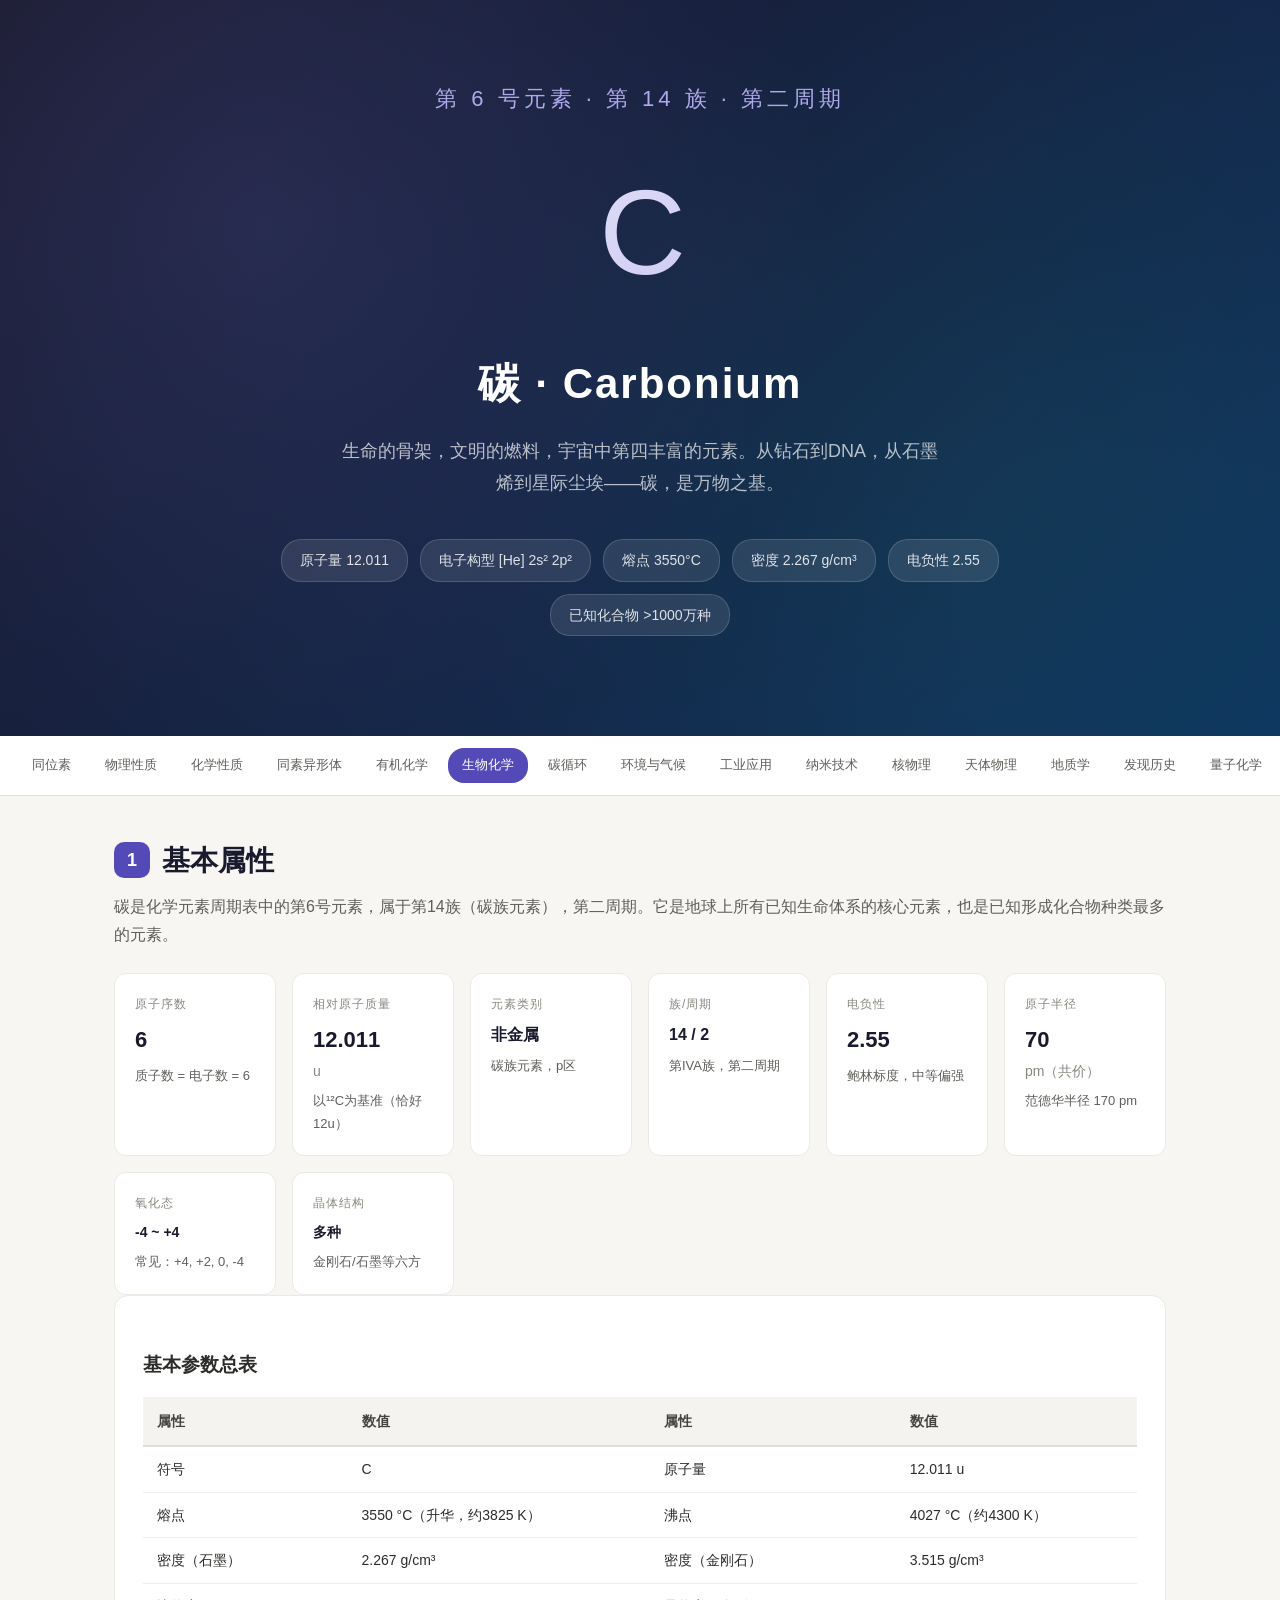
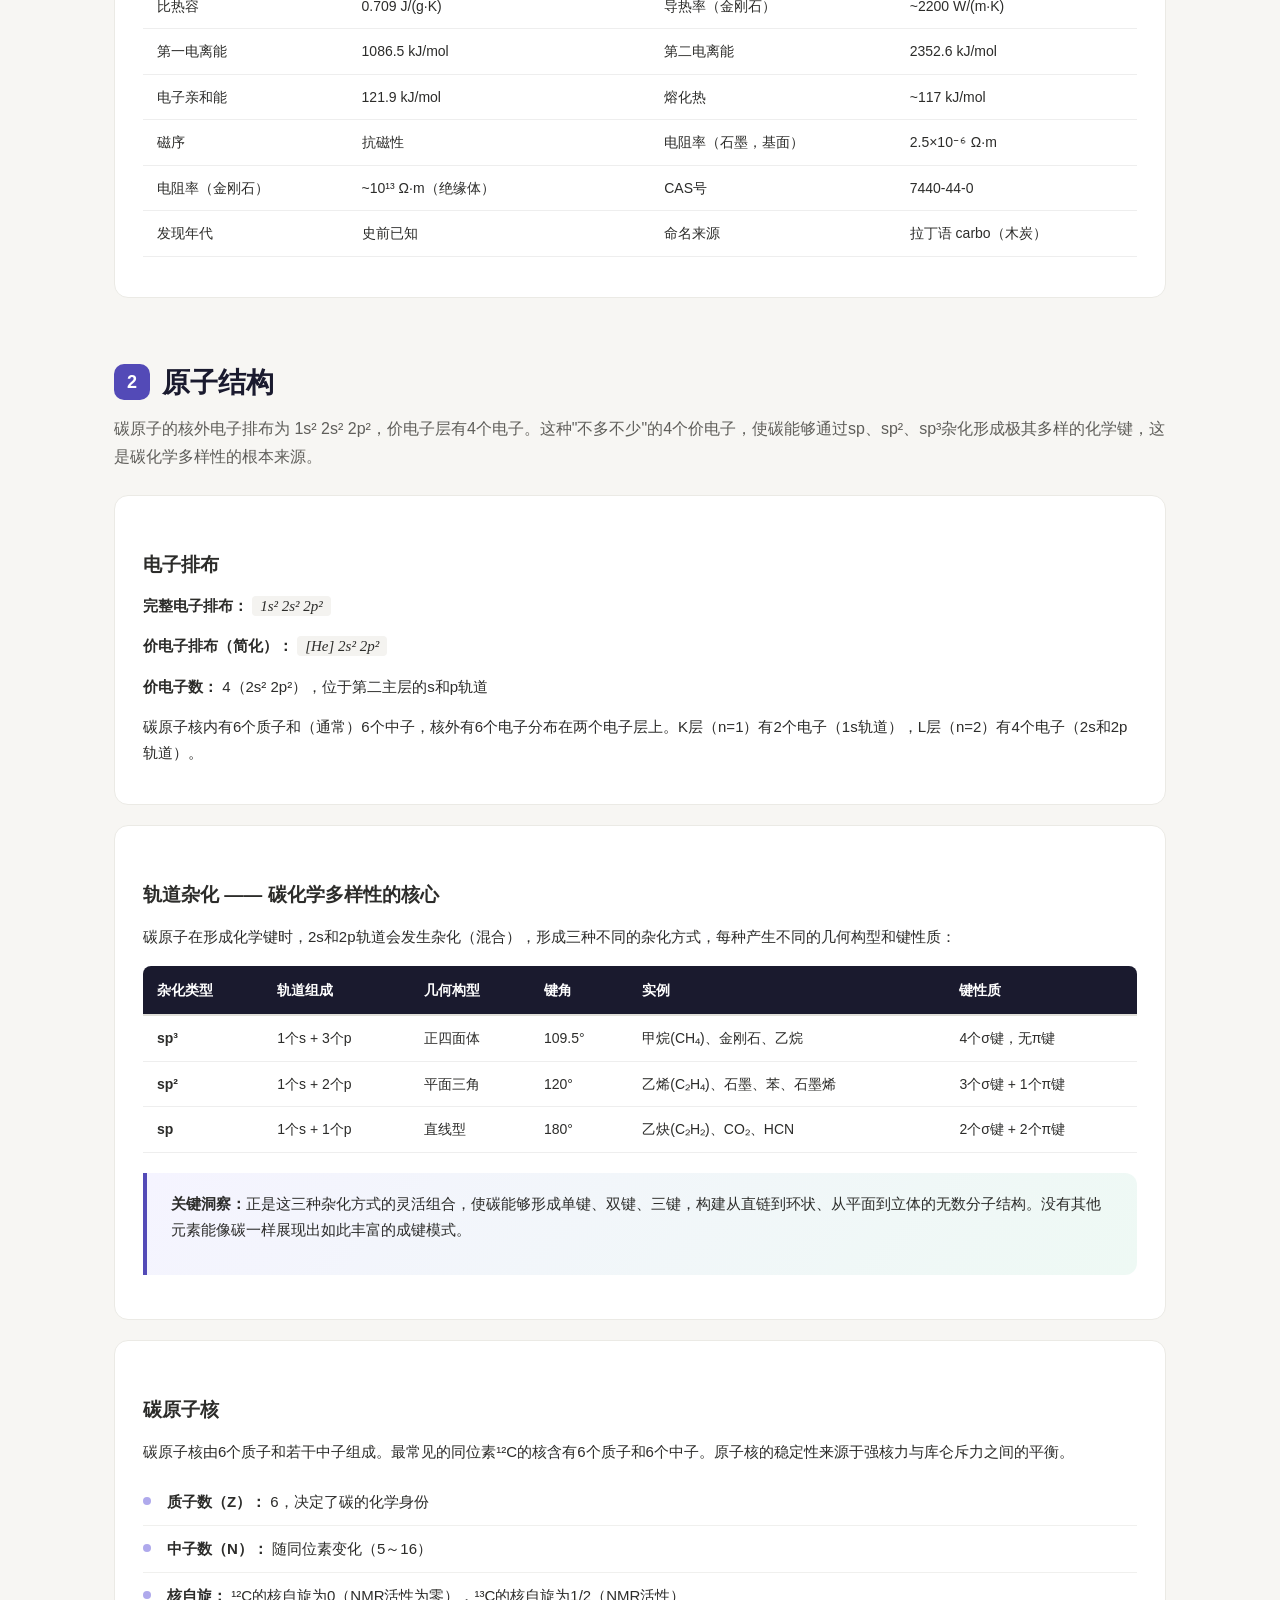
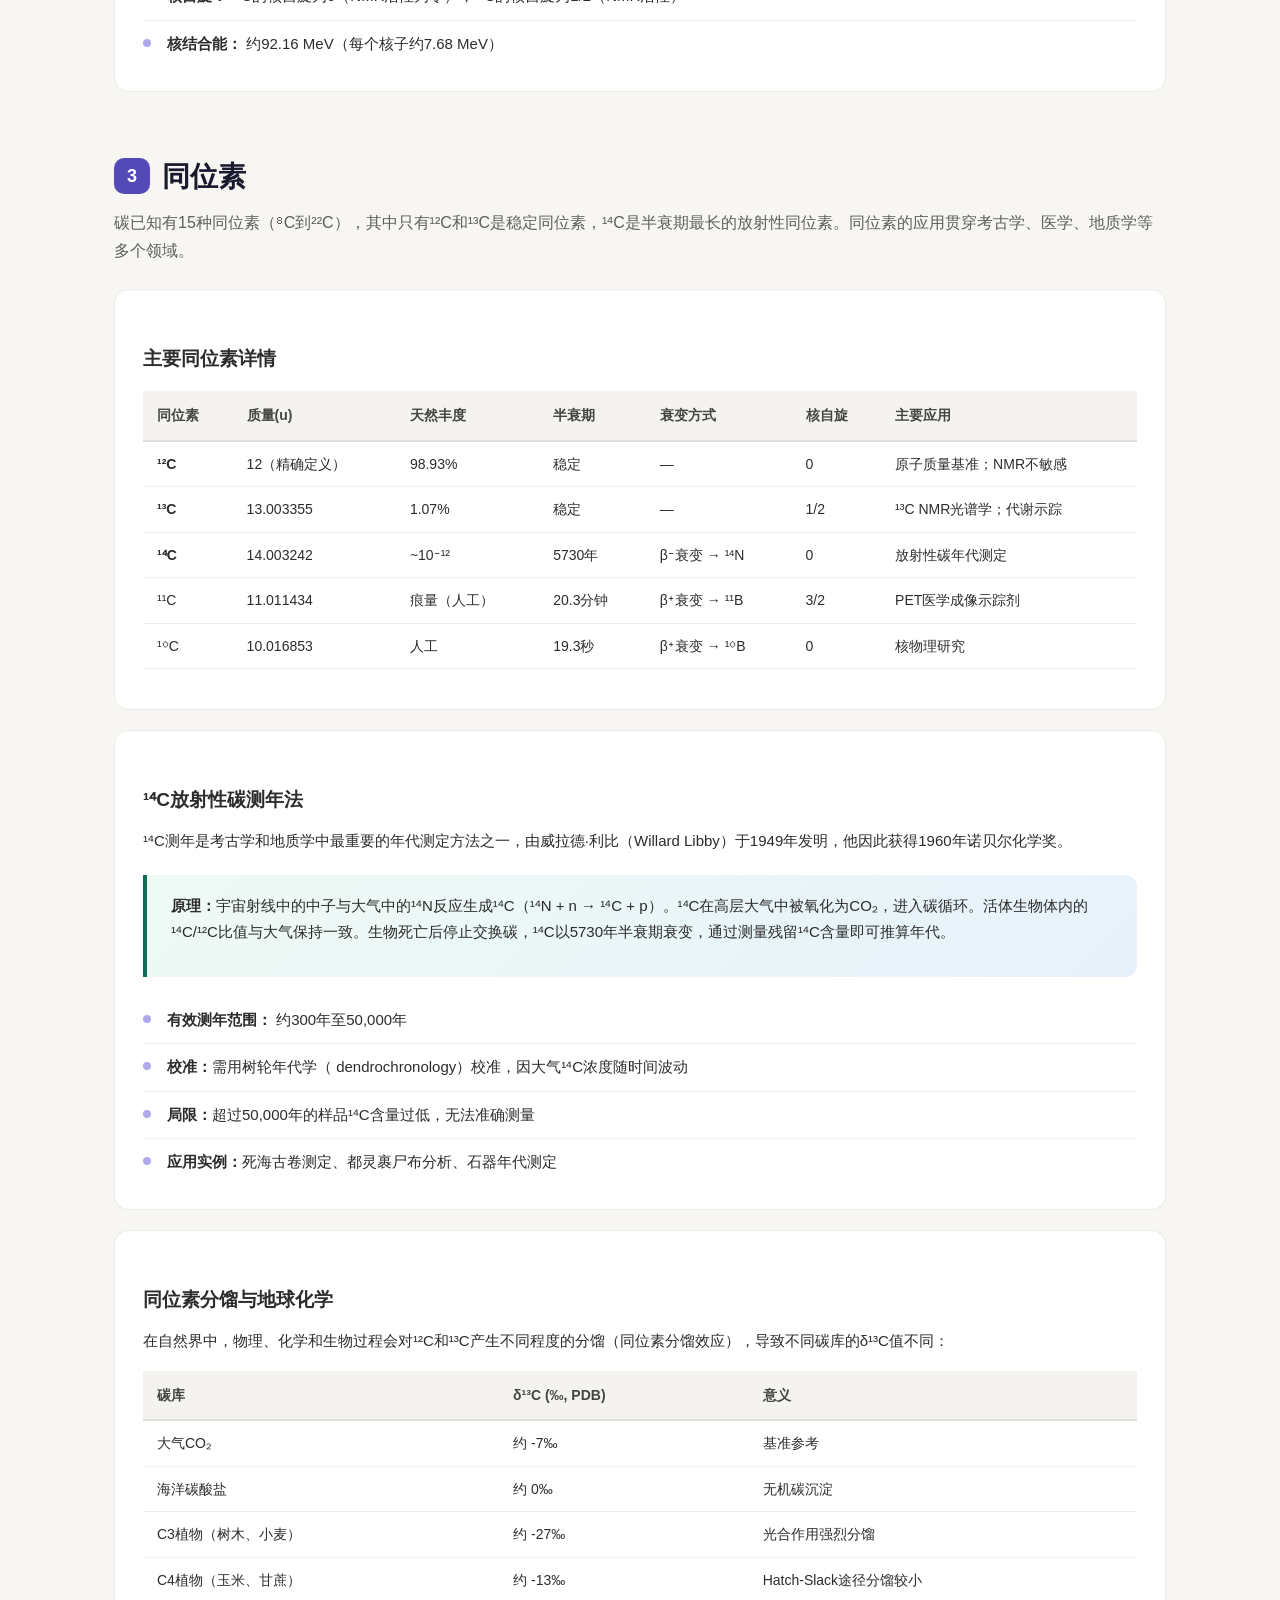
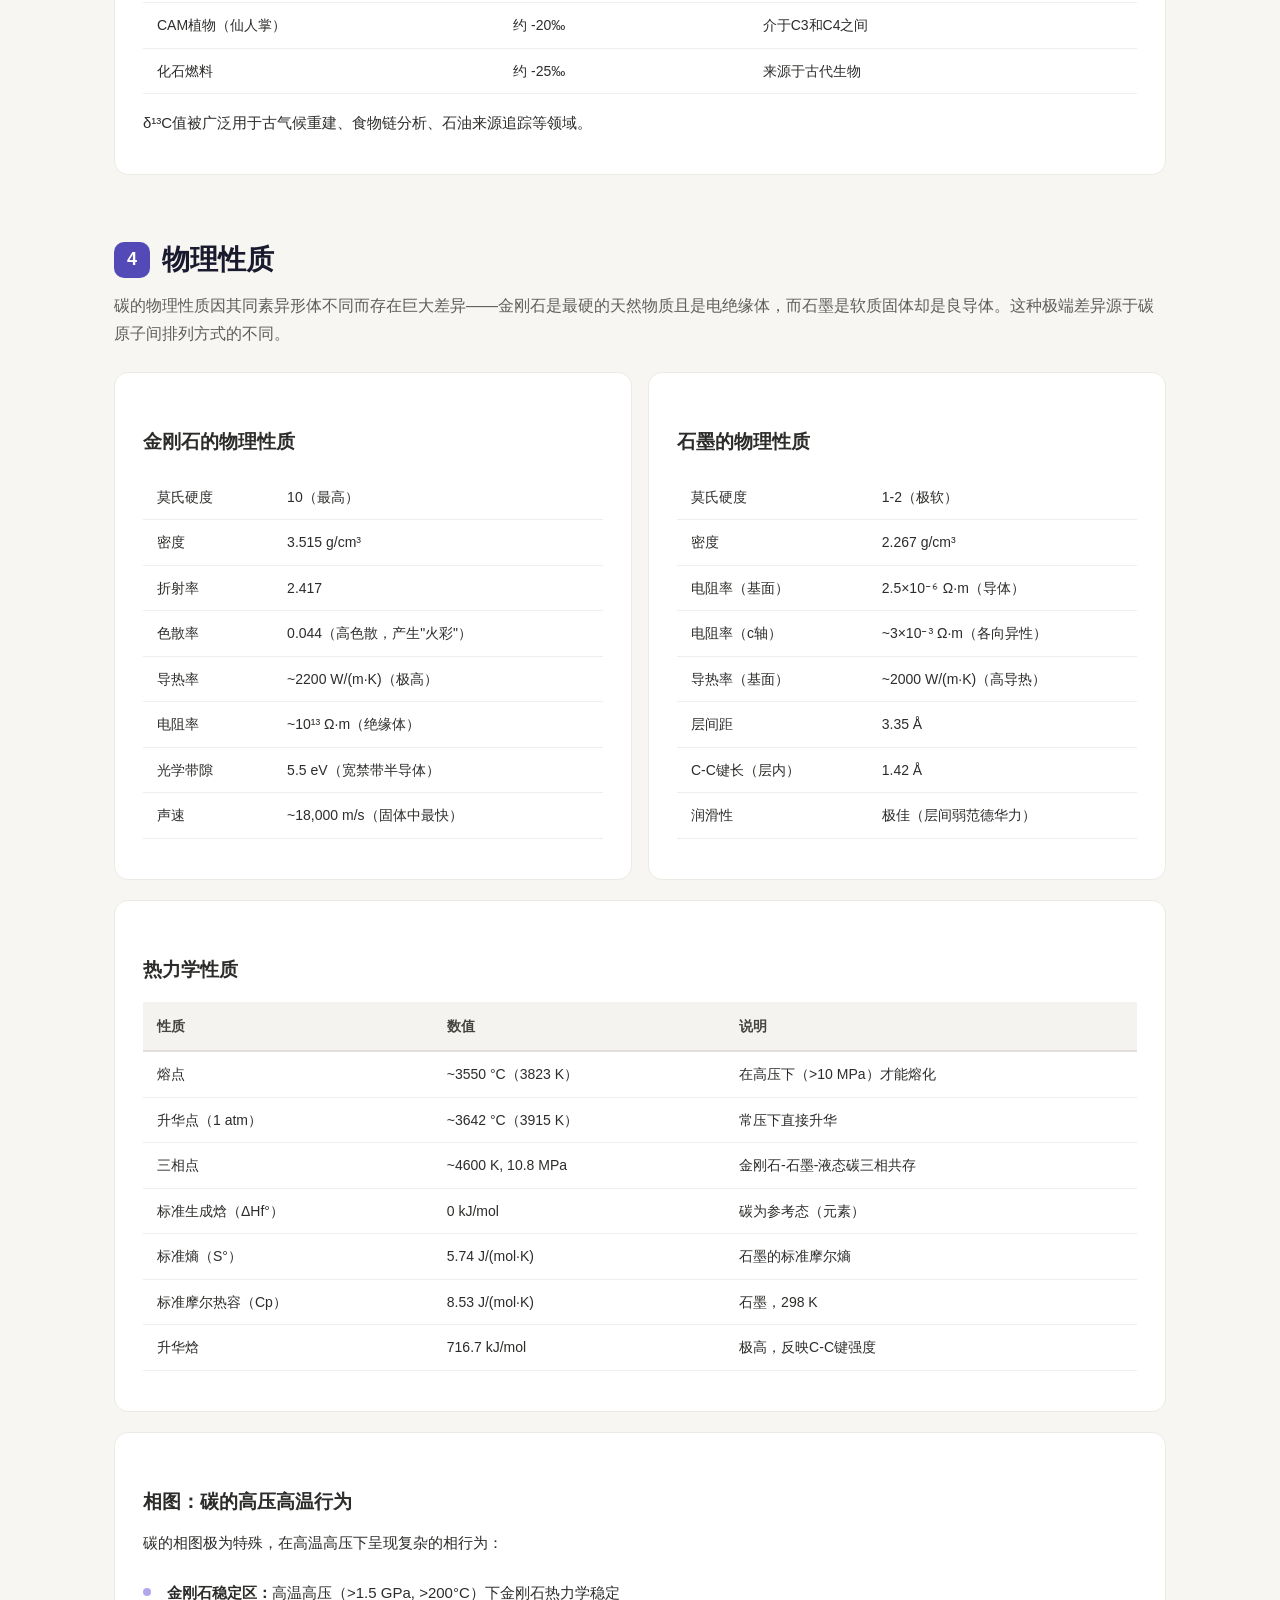
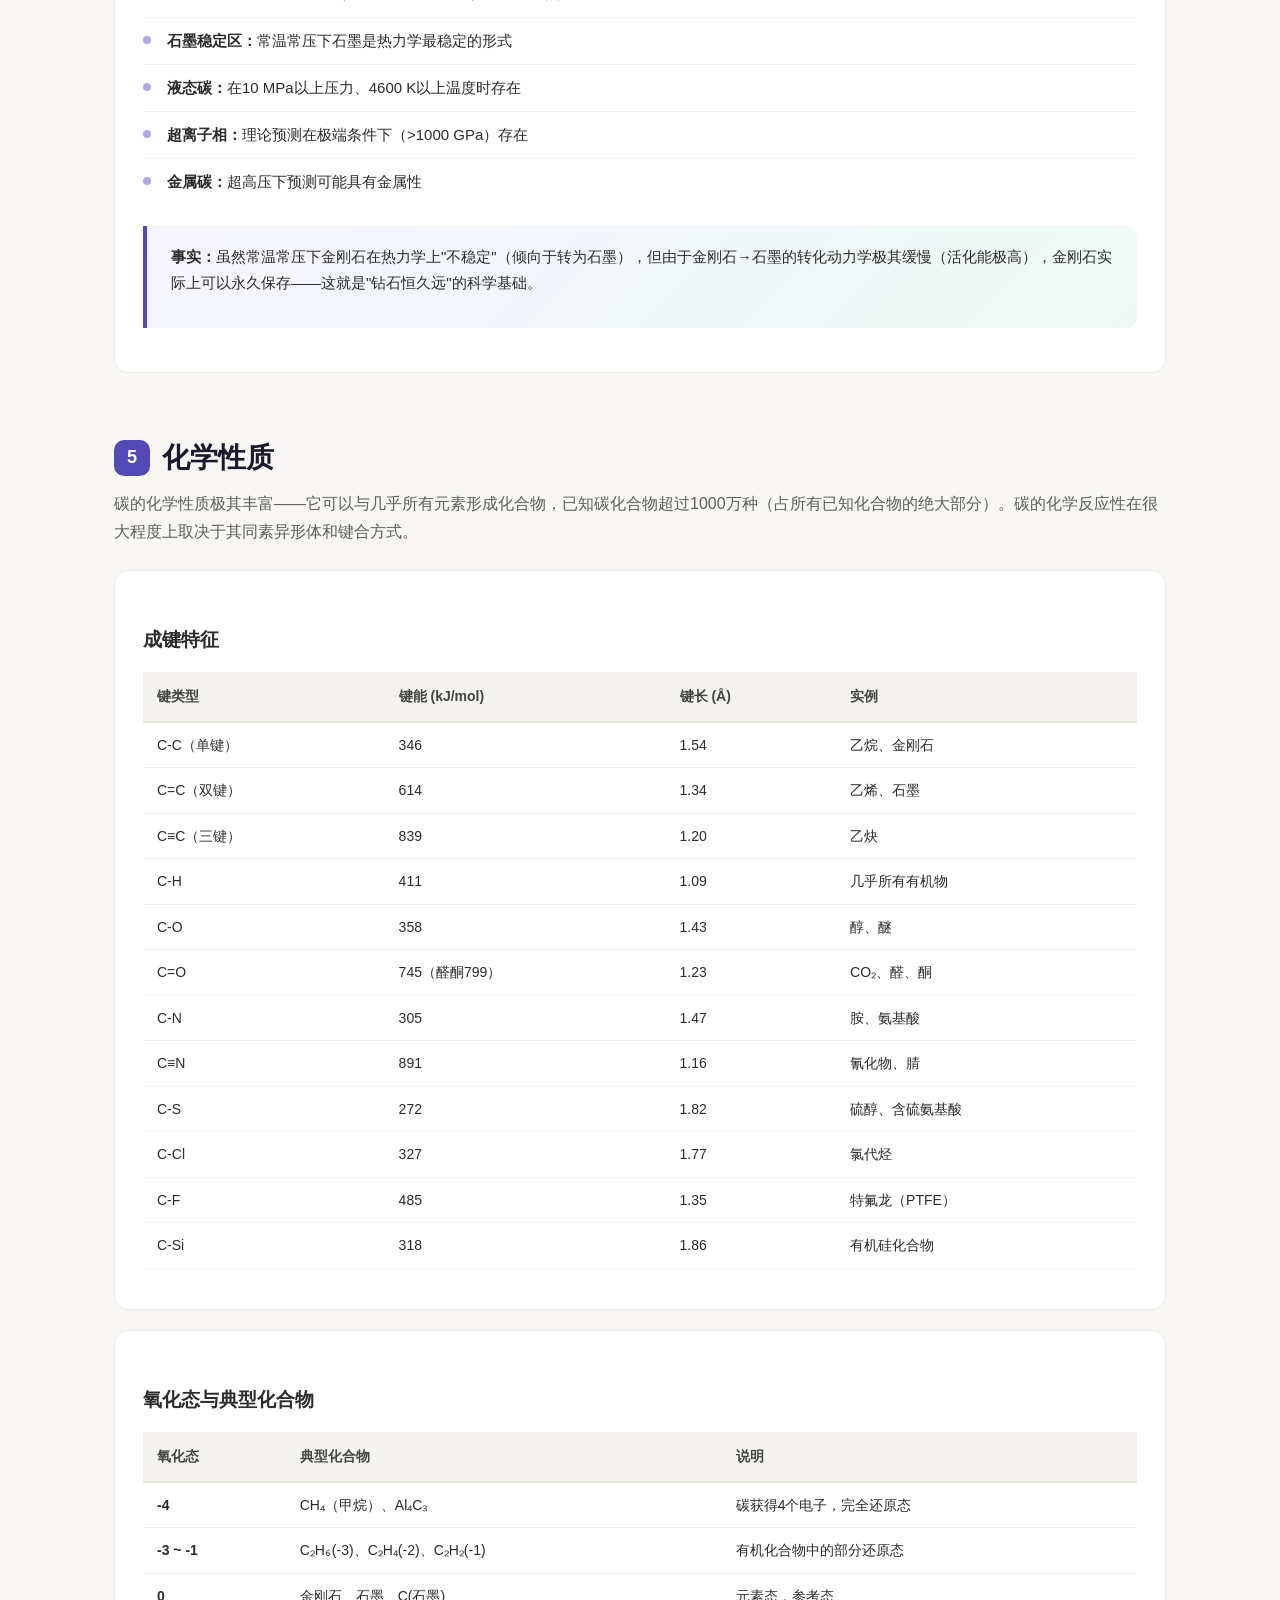
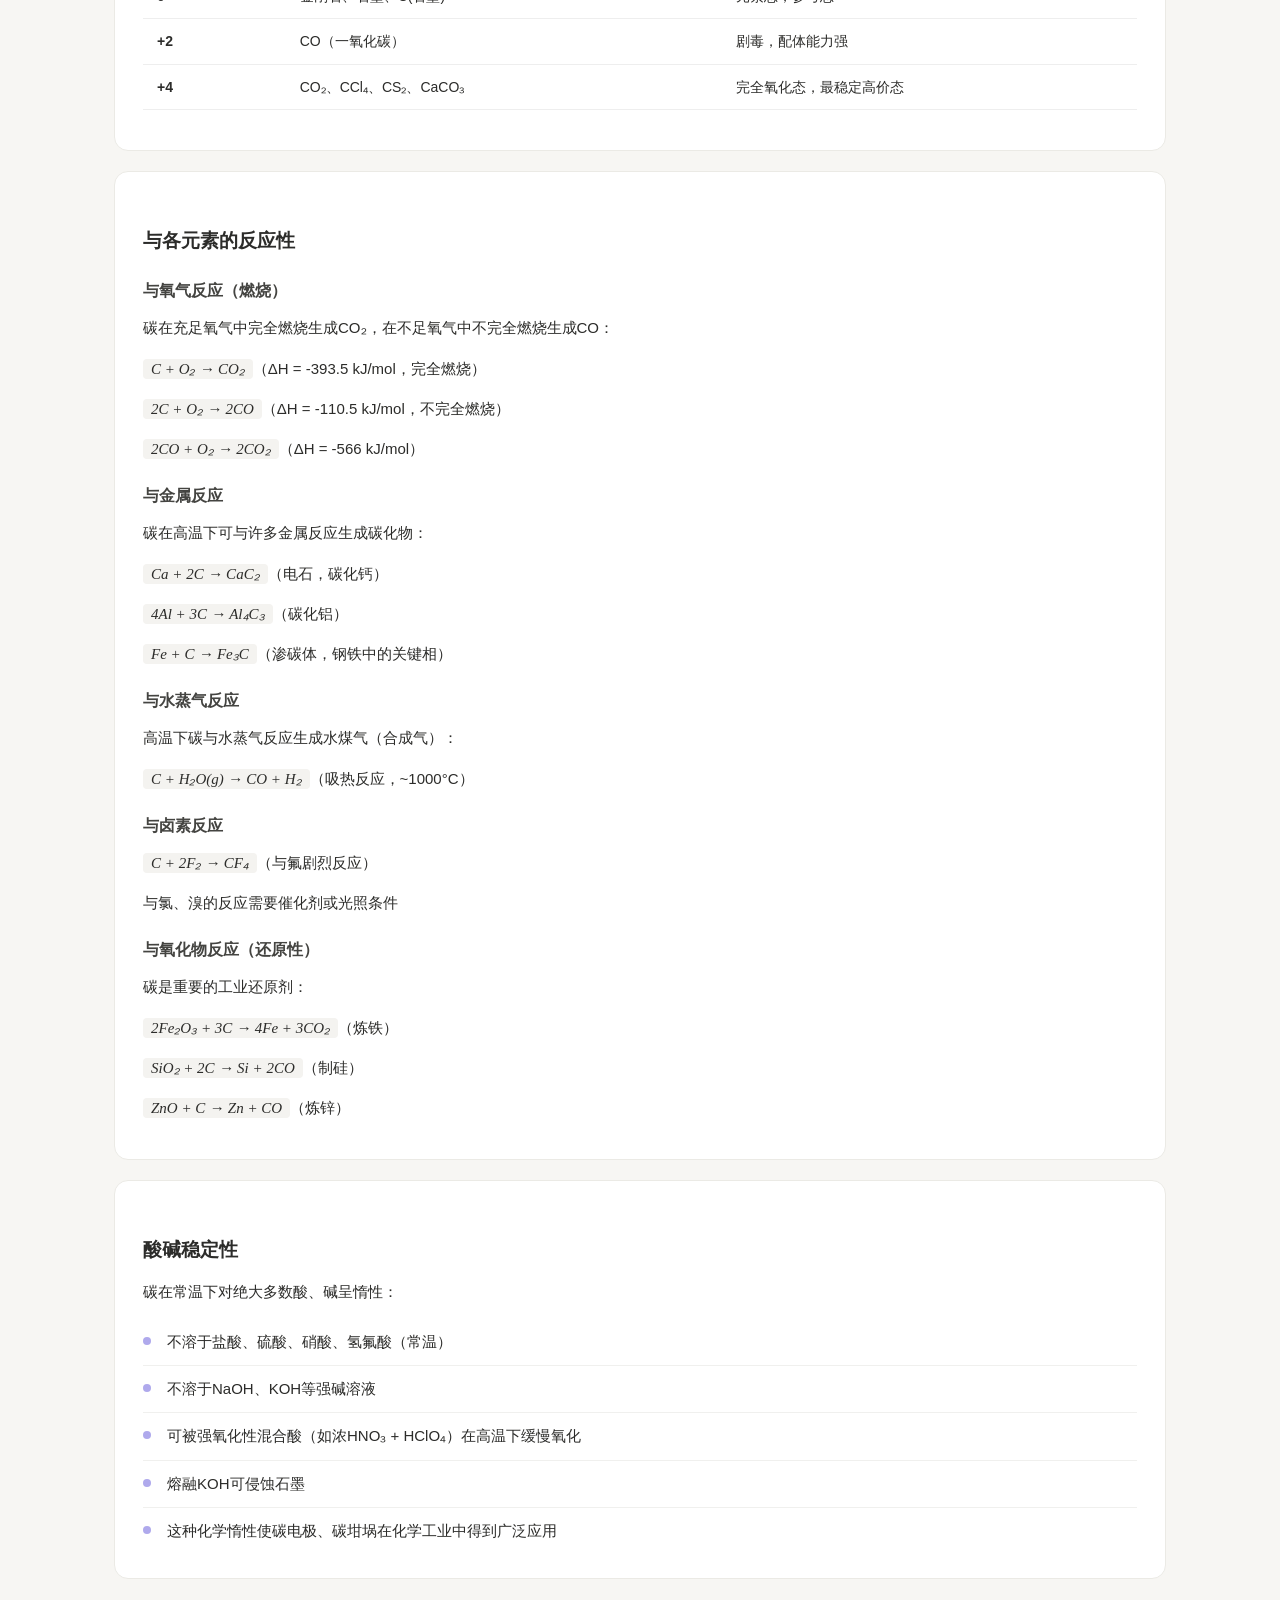
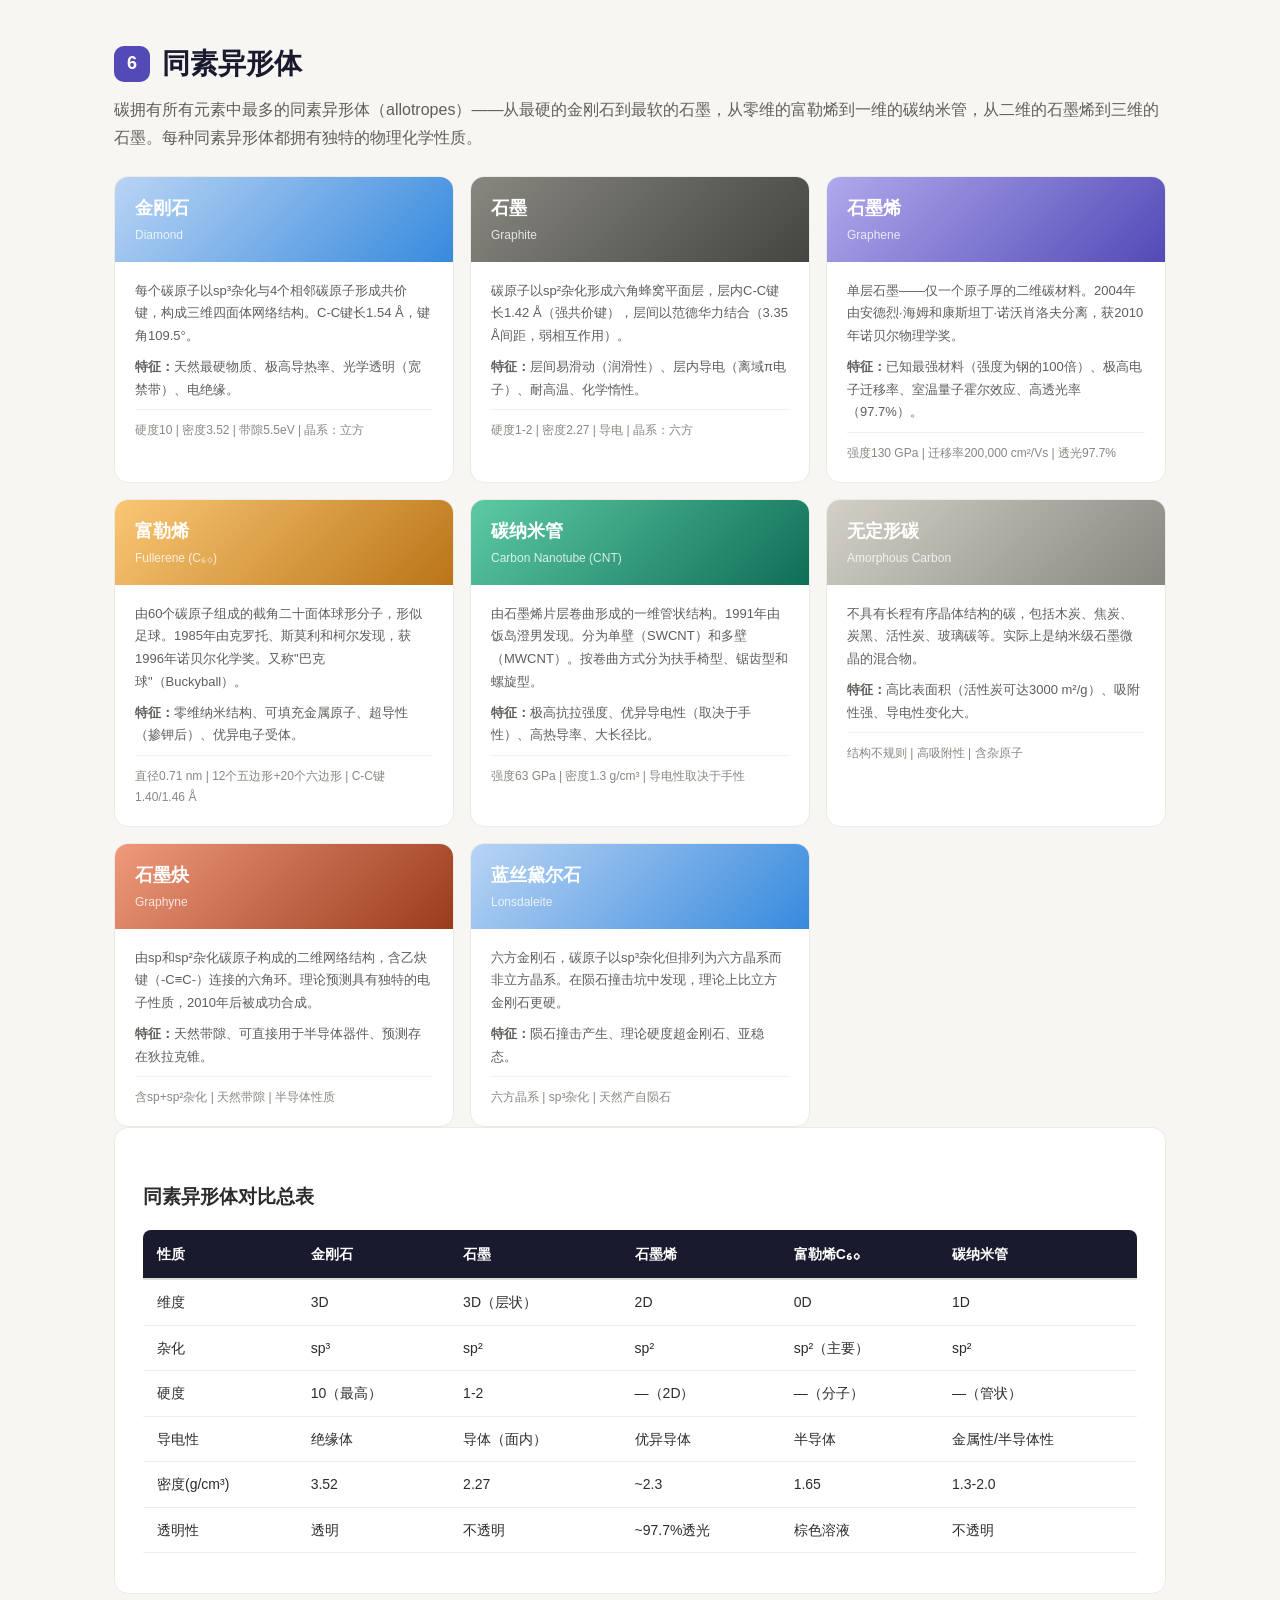
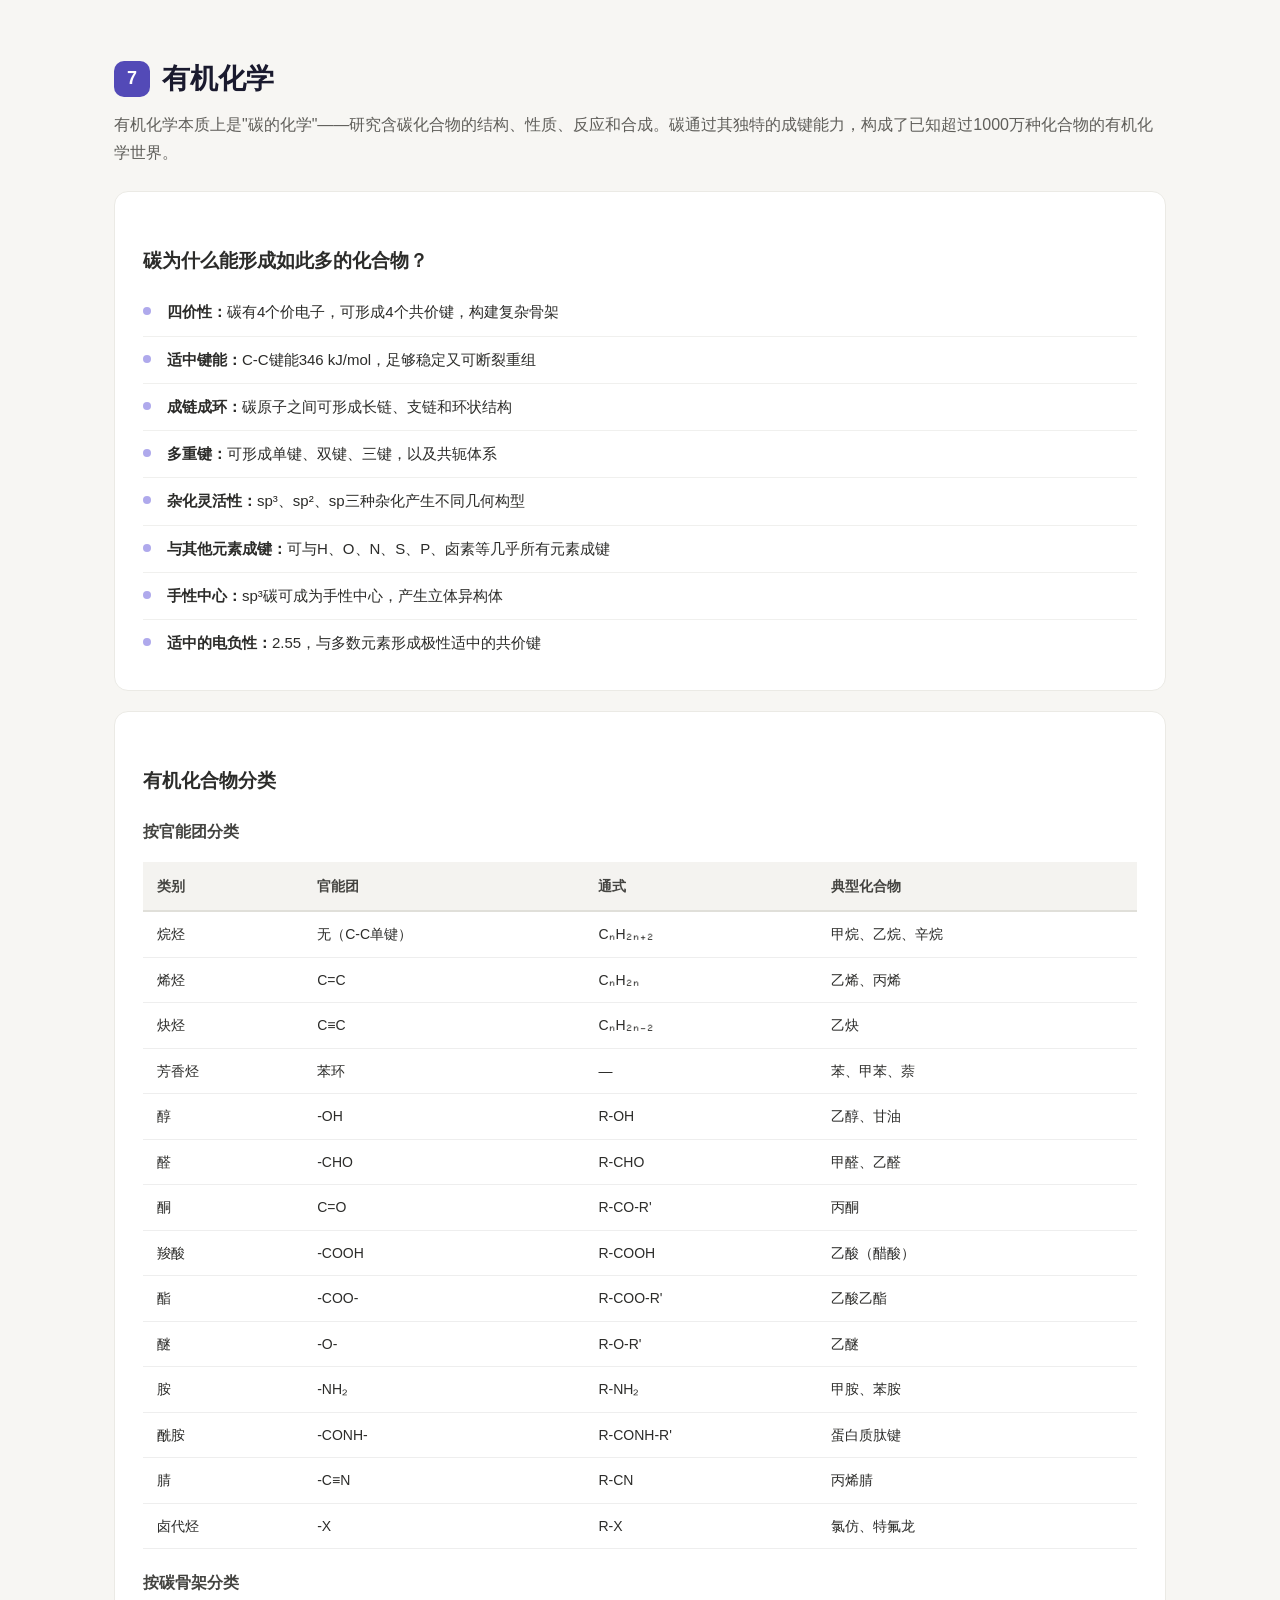
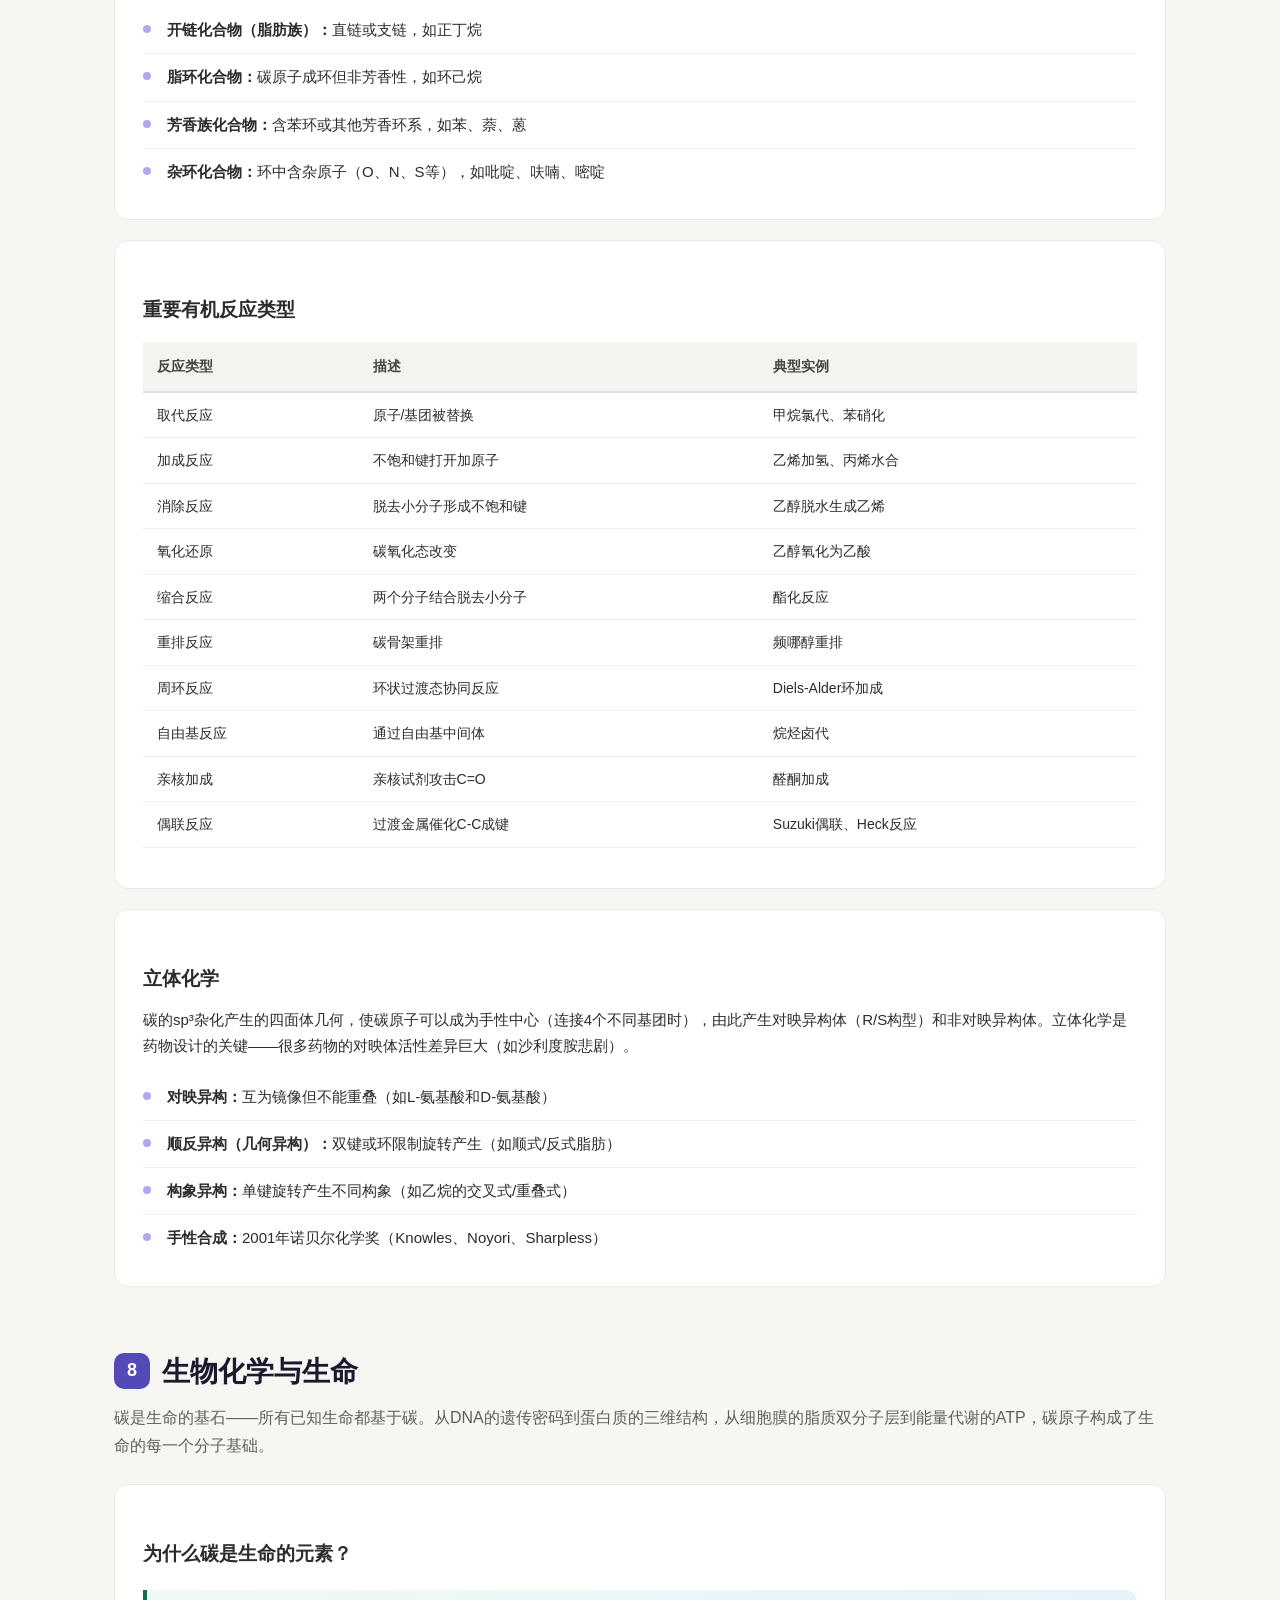
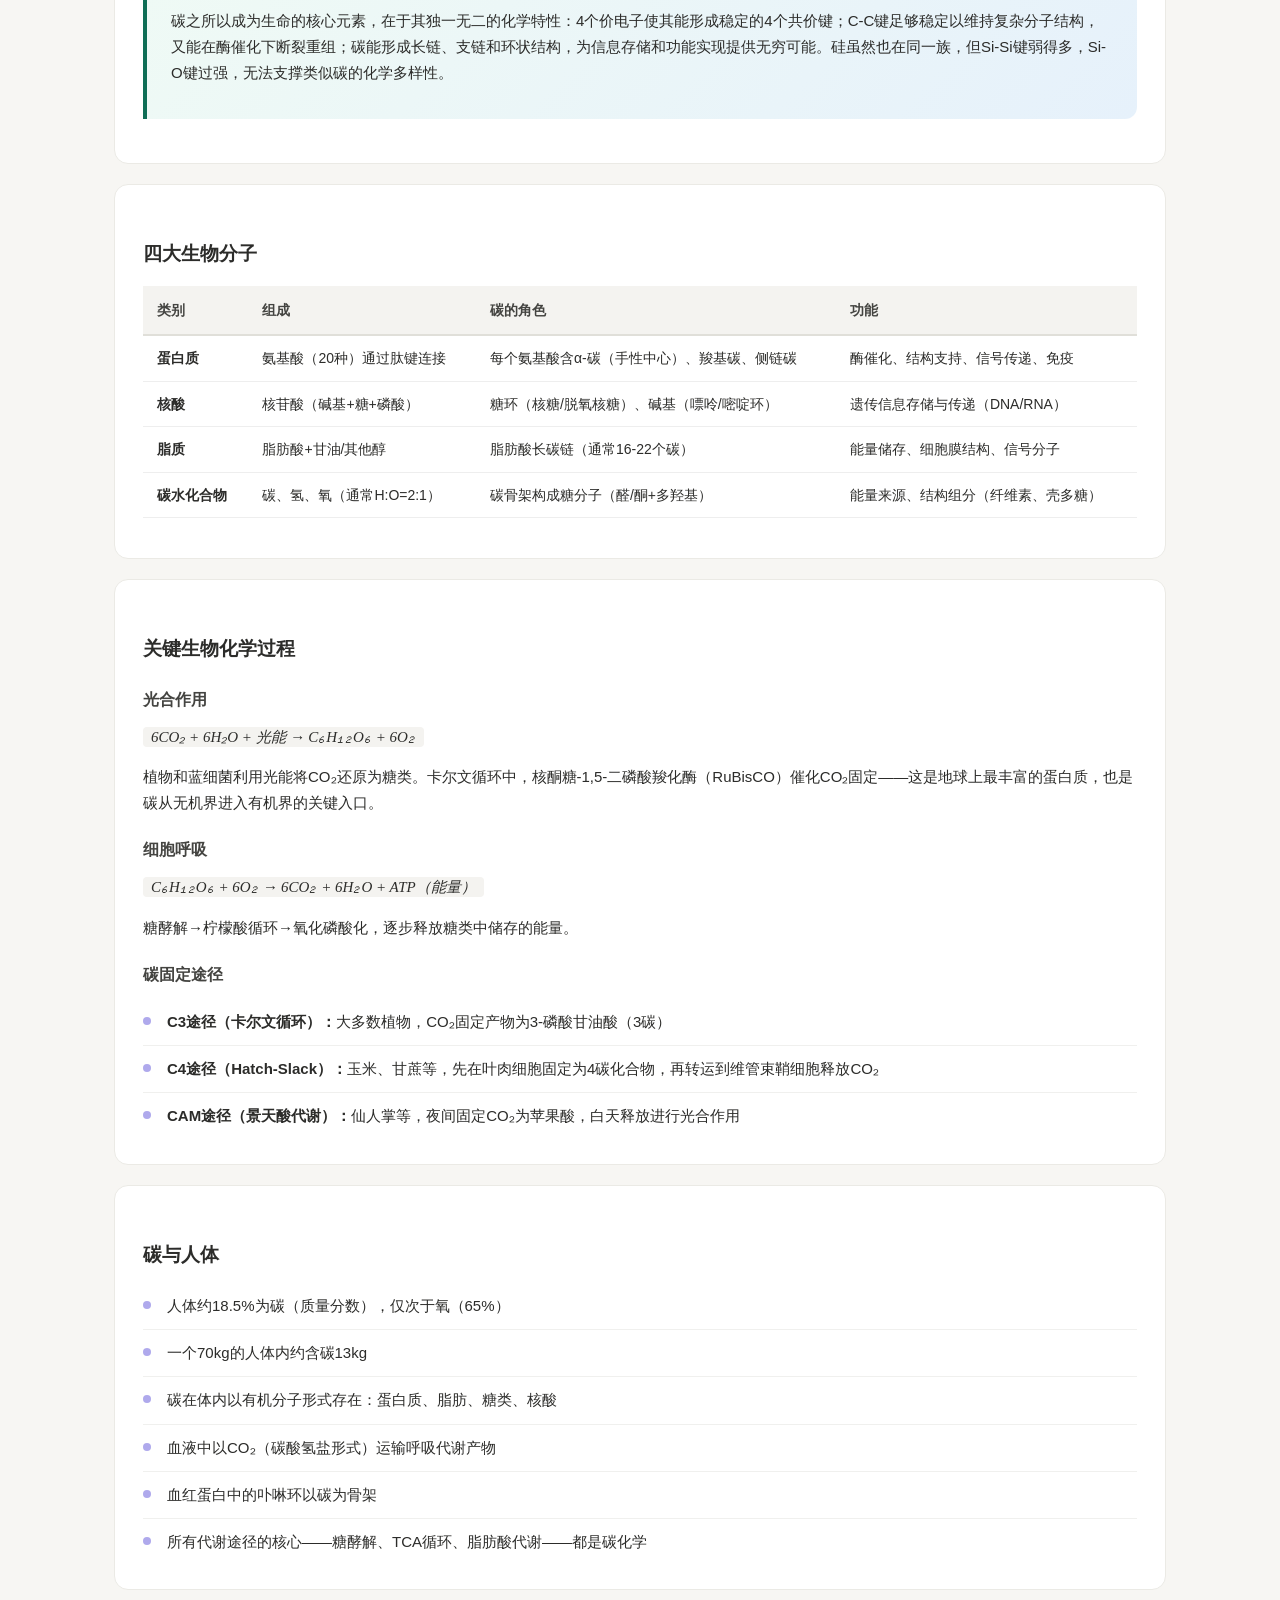
<file: chemistry/periodic-table-main/carbon-element-comprehensive.html>
<!DOCTYPE html>
<html lang="zh-CN">
<head>
<meta charset="UTF-8">
<meta name="viewport" content="width=device-width, initial-scale=1.0">
<title>碳元素 · 万物之基 — 碳的全面知识图谱</title>
<style>
:root {
  --c-50: #EEEDFE; --c-100: #CECBF6; --c-200: #AFA9EC; --c-400: #7F77DD;
  --c-600: #534AB7; --c-800: #3C3489; --c-900: #26215C;
  --teal-50: #E1F5EE; --teal-100: #9FE1CB; --teal-200: #5DCAA5; --teal-400: #1D9E75;
  --teal-600: #0F6E56; --teal-800: #085041;
  --amber-50: #FAEEDA; --amber-100: #FAC775; --amber-200: #EF9F27; --amber-400: #BA7517;
  --amber-600: #854F0B; --amber-800: #633806;
  --blue-50: #E6F1FB; --blue-100: #B5D4F4; --blue-200: #85B7EB; --blue-400: #378ADD;
  --blue-600: #185FA5; --blue-800: #0C447C;
  --gray-50: #F1EFE8; --gray-100: #D3D1C7; --gray-200: #B4B2A9; --gray-400: #888780;
  --gray-600: #5F5E5A; --gray-800: #444441; --gray-900: #2C2C2A;
  --coral-50: #FAECE7; --coral-100: #F5C4B3; --coral-200: #F0997B; --coral-400: #D85A30;
  --coral-600: #993C1D;
}
* { margin: 0; padding: 0; box-sizing: border-box; }
body {
  font-family: -apple-system, BlinkMacSystemFont, 'Segoe UI', 'PingFang SC', 'Microsoft YaHei', sans-serif;
  background: #f7f6f3; color: #2C2C2A; line-height: 1.75; font-size: 15px;
}
.hero {
  background: linear-gradient(135deg, #1a1a2e 0%, #16213e 40%, #0f3460 100%);
  color: #fff; padding: 80px 24px 100px; text-align: center; position: relative; overflow: hidden;
}
.hero::before {
  content: ''; position: absolute; top: 0; left: 0; right: 0; bottom: 0;
  background-image: radial-gradient(circle at 20% 30%, rgba(127,119,221,0.15) 0%, transparent 50%),
                    radial-gradient(circle at 80% 70%, rgba(29,158,117,0.1) 0%, transparent 50%);
}
.hero-inner { position: relative; z-index: 1; max-width: 900px; margin: 0 auto; }
.hero .symbol {
  font-size: 120px; font-weight: 200; letter-spacing: -5px; margin-bottom: 10px;
  background: linear-gradient(135deg, #fff 0%, #AFA9EC 100%);
  -webkit-background-clip: text; -webkit-text-fill-color: transparent;
}
.hero .num { font-size: 22px; color: #AFA9EC; margin-bottom: 8px; letter-spacing: 4px; }
.hero h1 { font-size: 42px; font-weight: 600; margin-bottom: 16px; letter-spacing: 2px; }
.hero .subtitle { font-size: 18px; color: rgba(255,255,255,0.7); max-width: 600px; margin: 0 auto 40px; }
.hero-meta {
  display: flex; flex-wrap: wrap; justify-content: center; gap: 12px; margin-top: 32px;
}
.hero-meta span {
  background: rgba(255,255,255,0.1); border: 1px solid rgba(255,255,255,0.15);
  padding: 8px 18px; border-radius: 20px; font-size: 14px; color: rgba(255,255,255,0.85);
}
nav.toc {
  position: sticky; top: 0; z-index: 100; background: rgba(255,255,255,0.95);
  backdrop-filter: blur(12px); border-bottom: 1px solid #e0dfd9;
  padding: 12px 24px; overflow-x: auto; white-space: nowrap;
  display: flex; gap: 6px; justify-content: center;
}
nav.toc a {
  display: inline-block; padding: 6px 14px; border-radius: 16px; font-size: 13px;
  color: #5F5E5A; text-decoration: none; transition: all 0.2s; font-weight: 500;
}
nav.toc a:hover { background: var(--c-50); color: var(--c-600); }
nav.toc a.active { background: var(--c-600); color: #fff; }
.container { max-width: 1100px; margin: 0 auto; padding: 40px 24px; }
section { margin-bottom: 60px; scroll-margin-top: 70px; }
section h2 {
  font-size: 28px; font-weight: 700; margin-bottom: 8px; color: #1a1a2e;
  display: flex; align-items: center; gap: 12px;
}
section h2 .icon {
  width: 36px; height: 36px; border-radius: 10px; display: flex; align-items: center;
  justify-content: center; font-size: 18px; color: #fff; flex-shrink: 0;
}
section .lead { color: #5F5E5A; font-size: 16px; margin-bottom: 24px; }
h3 { font-size: 19px; font-weight: 600; margin: 28px 0 12px; color: #2C2C2A; }
h4 { font-size: 16px; font-weight: 600; margin: 20px 0 10px; color: #444441; }
p { margin-bottom: 14px; }
.card {
  background: #fff; border-radius: 14px; padding: 24px 28px; margin-bottom: 20px;
  border: 1px solid #ebeae5;
}
.grid { display: grid; gap: 16px; }
.grid-2 { grid-template-columns: repeat(auto-fit, minmax(300px, 1fr)); }
.grid-3 { grid-template-columns: repeat(auto-fit, minmax(220px, 1fr)); }
.grid-4 { grid-template-columns: repeat(auto-fit, minmax(160px, 1fr)); }
.info-card {
  background: #fff; border-radius: 12px; padding: 20px; border: 1px solid #ebeae5;
  transition: transform 0.2s, box-shadow 0.2s;
}
.info-card:hover { transform: translateY(-2px); box-shadow: 0 8px 24px rgba(0,0,0,0.06); }
.info-card .label { font-size: 12px; color: #888780; text-transform: uppercase; letter-spacing: 1px; margin-bottom: 6px; }
.info-card .value { font-size: 22px; font-weight: 700; color: #1a1a2e; }
.info-card .unit { font-size: 14px; color: #888780; font-weight: 400; }
.info-card .desc { font-size: 13px; color: #5F5E5A; margin-top: 6px; }
table { width: 100%; border-collapse: collapse; margin: 16px 0; font-size: 14px; }
th { background: #f4f3f0; padding: 12px 14px; text-align: left; font-weight: 600; color: #444441; border-bottom: 2px solid #e0dfd9; }
td { padding: 10px 14px; border-bottom: 1px solid #eee; color: #2C2C2A; }
tr:hover td { background: #fafaf9; }
.badge {
  display: inline-block; padding: 3px 10px; border-radius: 12px; font-size: 12px;
  font-weight: 500; margin: 2px 4px 2px 0;
}
.badge-purple { background: var(--c-50); color: var(--c-600); }
.badge-teal { background: var(--teal-50); color: var(--teal-600); }
.badge-amber { background: var(--amber-50); color: var(--amber-600); }
.badge-blue { background: var(--blue-50); color: var(--blue-600); }
.badge-coral { background: var(--coral-50); color: var(--coral-600); }
.highlight-box {
  background: linear-gradient(135deg, #f5f4ff 0%, #eef9f4 100%);
  border-left: 4px solid var(--c-600); border-radius: 0 12px 12px 0;
  padding: 18px 24px; margin: 20px 0;
}
.highlight-box.teal { border-left-color: var(--teal-600); background: linear-gradient(135deg, #effaf5 0%, #e6f1fb 100%); }
.highlight-box.amber { border-left-color: var(--amber-200); background: linear-gradient(135deg, #fef9ed 0%, #fdf0e8 100%); }
.highlight-box.blue { border-left-color: var(--blue-600); background: linear-gradient(135deg, #eef5fc 0%, #eef9f4 100%); }
.tag-row { display: flex; flex-wrap: wrap; gap: 8px; margin: 12px 0; }
.formula {
  font-family: 'Cambria Math', 'Times New Roman', serif; font-style: italic;
  background: #f4f3f0; padding: 2px 8px; border-radius: 4px; font-size: 15px;
}
.sub-list { list-style: none; padding-left: 0; }
.sub-list li {
  padding: 10px 0 10px 24px; border-bottom: 1px solid #f0f0ee; position: relative;
}
.sub-list li:last-child { border-bottom: none; }
.sub-list li::before {
  content: ''; position: absolute; left: 0; top: 18px; width: 8px; height: 8px;
  border-radius: 50%; background: var(--c-200);
}
.allotrope-card {
  background: #fff; border-radius: 14px; overflow: hidden; border: 1px solid #ebeae5;
  transition: transform 0.2s, box-shadow 0.2s;
}
.allotrope-card:hover { transform: translateY(-3px); box-shadow: 0 12px 28px rgba(0,0,0,0.08); }
.allotrope-card .head { padding: 16px 20px; color: #fff; }
.allotrope-card .head h4 { color: #fff; margin: 0; font-size: 18px; }
.allotrope-card .head .en { font-size: 12px; opacity: 0.8; }
.allotrope-card .body { padding: 18px 20px; }
.allotrope-card .body p { font-size: 13px; color: #5F5E5A; margin-bottom: 8px; }
.allotrope-card .props { font-size: 12px; color: #888780; border-top: 1px solid #f0f0ee; padding-top: 10px; }
.diamond-bg { background: linear-gradient(135deg, #b9d4f4, #378ADD); }
.graphite-bg { background: linear-gradient(135deg, #888780, #444441); }
.graphene-bg { background: linear-gradient(135deg, #AFA9EC, #534AB7); }
.fullerene-bg { background: linear-gradient(135deg, #FAC775, #BA7517); }
.cnt-bg { background: linear-gradient(135deg, #5DCAA5, #0F6E56); }
.amorphous-bg { background: linear-gradient(135deg, #D3D1C7, #888780); }
.graphyne-bg { background: linear-gradient(135deg, #F0997B, #993C1D); }
.timeline { position: relative; padding-left: 32px; }
.timeline::before {
  content: ''; position: absolute; left: 8px; top: 0; bottom: 0; width: 2px;
  background: linear-gradient(to bottom, var(--c-200), var(--teal-200), var(--amber-200));
}
.timeline-item { position: relative; margin-bottom: 24px; }
.timeline-item::before {
  content: ''; position: absolute; left: -28px; top: 4px; width: 14px; height: 14px;
  border-radius: 50%; background: #fff; border: 3px solid var(--c-400);
}
.timeline-item .year { font-weight: 700; color: var(--c-600); font-size: 15px; }
.timeline-item .event { color: #2C2C2A; font-size: 14px; margin-top: 4px; }
.cycle-diagram {
  background: #fff; border-radius: 14px; padding: 28px; border: 1px solid #ebeae5; text-align: center;
}
.cycle-diagram .circle-flow {
  display: flex; flex-wrap: wrap; justify-content: center; gap: 16px; margin: 20px 0;
}
.cycle-diagram .flow-item {
  background: var(--teal-50); border: 1px solid var(--teal-100); border-radius: 12px;
  padding: 14px 18px; min-width: 140px; text-align: center;
}
.cycle-diagram .flow-item .name { font-weight: 600; color: var(--teal-800); font-size: 14px; }
.cycle-diagram .flow-item .val { font-size: 12px; color: var(--teal-600); margin-top: 4px; }
.arrow { font-size: 24px; color: #888780; align-self: center; }
.compare-table th { background: #1a1a2e; color: #fff; }
.compare-table th:first-child { border-radius: 8px 0 0 0; }
.compare-table th:last-child { border-radius: 0 8px 0 0; }
.fun-fact {
  background: linear-gradient(135deg, #fef9ed, #f5f4ff);
  border-radius: 14px; padding: 20px 24px; margin: 16px 0;
  border: 1px dashed var(--amber-200);
}
.fun-fact .title { font-weight: 600; color: var(--amber-600); margin-bottom: 8px; font-size: 14px; }
footer {
  background: #1a1a2e; color: rgba(255,255,255,0.6); text-align: center;
  padding: 40px 24px; font-size: 13px;
}
footer a { color: var(--c-200); text-decoration: none; }
.quote {
  font-size: 18px; font-style: italic; color: #444441; text-align: center;
  padding: 24px; max-width: 700px; margin: 0 auto; line-height: 1.8;
}
.quote .author { display: block; font-size: 14px; color: #888780; margin-top: 10px; font-style: normal; }
@media (max-width: 768px) {
  .hero .symbol { font-size: 80px; }
  .hero h1 { font-size: 28px; }
  nav.toc a { font-size: 12px; padding: 5px 10px; }
  .grid-2, .grid-3, .grid-4 { grid-template-columns: 1fr; }
}
</style>
</head>
<body>

<!-- ===== Hero ===== -->
<div class="hero">
  <div class="hero-inner">
    <div class="num">第 6 号元素 · 第 14 族 · 第二周期</div>
    <div class="symbol">C</div>
    <h1>碳 · Carbonium</h1>
    <p class="subtitle">生命的骨架，文明的燃料，宇宙中第四丰富的元素。从钻石到DNA，从石墨烯到星际尘埃——碳，是万物之基。</p>
    <div class="hero-meta">
      <span>原子量 12.011</span>
      <span>电子构型 [He] 2s² 2p²</span>
      <span>熔点 3550°C</span>
      <span>密度 2.267 g/cm³</span>
      <span>电负性 2.55</span>
      <span>已知化合物 >1000万种</span>
    </div>
  </div>
</div>

<!-- ===== Navigation ===== -->
<nav class="toc" id="toc">
  <a href="#sec1">基本属性</a>
  <a href="#sec2">原子结构</a>
  <a href="#sec3">同位素</a>
  <a href="#sec4">物理性质</a>
  <a href="#sec5">化学性质</a>
  <a href="#sec6">同素异形体</a>
  <a href="#sec7">有机化学</a>
  <a href="#sec8">生物化学</a>
  <a href="#sec9">碳循环</a>
  <a href="#sec10">环境与气候</a>
  <a href="#sec11">工业应用</a>
  <a href="#sec12">纳米技术</a>
  <a href="#sec13">核物理</a>
  <a href="#sec14">天体物理</a>
  <a href="#sec15">地质学</a>
  <a href="#sec16">发现历史</a>
  <a href="#sec17">量子化学</a>
  <a href="#sec18">光谱学</a>
  <a href="#sec19">未来展望</a>
</nav>

<div class="container">

<!-- ===== 1. 基本属性 ===== -->
<section id="sec1">
  <h2><span class="icon" style="background:var(--c-600);">1</span>基本属性</h2>
  <p class="lead">碳是化学元素周期表中的第6号元素，属于第14族（碳族元素），第二周期。它是地球上所有已知生命体系的核心元素，也是已知形成化合物种类最多的元素。</p>

  <div class="grid grid-4">
    <div class="info-card"><div class="label">原子序数</div><div class="value">6</div><div class="desc">质子数 = 电子数 = 6</div></div>
    <div class="info-card"><div class="label">相对原子质量</div><div class="value">12.011</div><div class="unit">u</div><div class="desc">以¹²C为基准（恰好12u）</div></div>
    <div class="info-card"><div class="label">元素类别</div><div class="value" style="font-size:16px;">非金属</div><div class="desc">碳族元素，p区</div></div>
    <div class="info-card"><div class="label">族/周期</div><div class="value" style="font-size:16px;">14 / 2</div><div class="desc">第IVA族，第二周期</div></div>
    <div class="info-card"><div class="label">电负性</div><div class="value">2.55</div><div class="desc">鲍林标度，中等偏强</div></div>
    <div class="info-card"><div class="label">原子半径</div><div class="value">70</div><div class="unit">pm（共价）</div><div class="desc">范德华半径 170 pm</div></div>
    <div class="info-card"><div class="label">氧化态</div><div class="value" style="font-size:14px;">-4 ~ +4</div><div class="desc">常见：+4, +2, 0, -4</div></div>
    <div class="info-card"><div class="label">晶体结构</div><div class="value" style="font-size:14px;">多种</div><div class="desc">金刚石/石墨等六方</div></div>
  </div>

  <div class="card">
    <h3>基本参数总表</h3>
    <table>
      <tr><th>属性</th><th>数值</th><th>属性</th><th>数值</th></tr>
      <tr><td>符号</td><td>C</td><td>原子量</td><td>12.011 u</td></tr>
      <tr><td>熔点</td><td>3550 °C（升华，约3825 K）</td><td>沸点</td><td>4027 °C（约4300 K）</td></tr>
      <tr><td>密度（石墨）</td><td>2.267 g/cm³</td><td>密度（金刚石）</td><td>3.515 g/cm³</td></tr>
      <tr><td>比热容</td><td>0.709 J/(g·K)</td><td>导热率（金刚石）</td><td>~2200 W/(m·K)</td></tr>
      <tr><td>第一电离能</td><td>1086.5 kJ/mol</td><td>第二电离能</td><td>2352.6 kJ/mol</td></tr>
      <tr><td>电子亲和能</td><td>121.9 kJ/mol</td><td>熔化热</td><td>~117 kJ/mol</td></tr>
      <tr><td>磁序</td><td>抗磁性</td><td>电阻率（石墨，基面）</td><td>2.5×10⁻⁶ Ω·m</td></tr>
      <tr><td>电阻率（金刚石）</td><td>~10¹³ Ω·m（绝缘体）</td><td>CAS号</td><td>7440-44-0</td></tr>
      <tr><td>发现年代</td><td>史前已知</td><td>命名来源</td><td>拉丁语 carbo（木炭）</td></tr>
    </table>
  </div>
</section>

<!-- ===== 2. 原子结构 ===== -->
<section id="sec2">
  <h2><span class="icon" style="background:var(--c-600);">2</span>原子结构</h2>
  <p class="lead">碳原子的核外电子排布为 1s² 2s² 2p²，价电子层有4个电子。这种"不多不少"的4个价电子，使碳能够通过sp、sp²、sp³杂化形成极其多样的化学键，这是碳化学多样性的根本来源。</p>

  <div class="card">
    <h3>电子排布</h3>
    <p><strong>完整电子排布：</strong> <span class="formula">1s² 2s² 2p²</span></p>
    <p><strong>价电子排布（简化）：</strong> <span class="formula">[He] 2s² 2p²</span></p>
    <p><strong>价电子数：</strong> 4（2s² 2p²），位于第二主层的s和p轨道</p>
    <p>碳原子核内有6个质子和（通常）6个中子，核外有6个电子分布在两个电子层上。K层（n=1）有2个电子（1s轨道），L层（n=2）有4个电子（2s和2p轨道）。</p>
  </div>

  <div class="card">
    <h3>轨道杂化 —— 碳化学多样性的核心</h3>
    <p>碳原子在形成化学键时，2s和2p轨道会发生杂化（混合），形成三种不同的杂化方式，每种产生不同的几何构型和键性质：</p>

    <table class="compare-table">
      <tr><th>杂化类型</th><th>轨道组成</th><th>几何构型</th><th>键角</th><th>实例</th><th>键性质</th></tr>
      <tr>
        <td><strong>sp³</strong></td>
        <td>1个s + 3个p</td>
        <td>正四面体</td>
        <td>109.5°</td>
        <td>甲烷(CH₄)、金刚石、乙烷</td>
        <td>4个σ键，无π键</td>
      </tr>
      <tr>
        <td><strong>sp²</strong></td>
        <td>1个s + 2个p</td>
        <td>平面三角</td>
        <td>120°</td>
        <td>乙烯(C₂H₄)、石墨、苯、石墨烯</td>
        <td>3个σ键 + 1个π键</td>
      </tr>
      <tr>
        <td><strong>sp</strong></td>
        <td>1个s + 1个p</td>
        <td>直线型</td>
        <td>180°</td>
        <td>乙炔(C₂H₂)、CO₂、HCN</td>
        <td>2个σ键 + 2个π键</td>
      </tr>
    </table>

    <div class="highlight-box">
      <p><strong>关键洞察：</strong>正是这三种杂化方式的灵活组合，使碳能够形成单键、双键、三键，构建从直链到环状、从平面到立体的无数分子结构。没有其他元素能像碳一样展现出如此丰富的成键模式。</p>
    </div>
  </div>

  <div class="card">
    <h3>碳原子核</h3>
    <p>碳原子核由6个质子和若干中子组成。最常见的同位素¹²C的核含有6个质子和6个中子。原子核的稳定性来源于强核力与库仑斥力之间的平衡。</p>
    <ul class="sub-list">
      <li><strong>质子数（Z）：</strong> 6，决定了碳的化学身份</li>
      <li><strong>中子数（N）：</strong> 随同位素变化（5～16）</li>
      <li><strong>核自旋：</strong> ¹²C的核自旋为0（NMR活性为零），¹³C的核自旋为1/2（NMR活性）</li>
      <li><strong>核结合能：</strong> 约92.16 MeV（每个核子约7.68 MeV）</li>
    </ul>
  </div>
</section>

<!-- ===== 3. 同位素 ===== -->
<section id="sec3">
  <h2><span class="icon" style="background:var(--c-600);">3</span>同位素</h2>
  <p class="lead">碳已知有15种同位素（⁸C到²²C），其中只有¹²C和¹³C是稳定同位素，¹⁴C是半衰期最长的放射性同位素。同位素的应用贯穿考古学、医学、地质学等多个领域。</p>

  <div class="card">
    <h3>主要同位素详情</h3>
    <table>
      <tr><th>同位素</th><th>质量(u)</th><th>天然丰度</th><th>半衰期</th><th>衰变方式</th><th>核自旋</th><th>主要应用</th></tr>
      <tr>
        <td><strong>¹²C</strong></td>
        <td>12（精确定义）</td>
        <td>98.93%</td>
        <td>稳定</td>
        <td>—</td>
        <td>0</td>
        <td>原子质量基准；NMR不敏感</td>
      </tr>
      <tr>
        <td><strong>¹³C</strong></td>
        <td>13.003355</td>
        <td>1.07%</td>
        <td>稳定</td>
        <td>—</td>
        <td>1/2</td>
        <td>¹³C NMR光谱学；代谢示踪</td>
      </tr>
      <tr>
        <td><strong>¹⁴C</strong></td>
        <td>14.003242</td>
        <td>~10⁻¹²</td>
        <td>5730年</td>
        <td>β⁻衰变 → ¹⁴N</td>
        <td>0</td>
        <td>放射性碳年代测定</td>
      </tr>
      <tr>
        <td>¹¹C</td>
        <td>11.011434</td>
        <td>痕量（人工）</td>
        <td>20.3分钟</td>
        <td>β⁺衰变 → ¹¹B</td>
        <td>3/2</td>
        <td>PET医学成像示踪剂</td>
      </tr>
      <tr>
        <td>¹⁰C</td>
        <td>10.016853</td>
        <td>人工</td>
        <td>19.3秒</td>
        <td>β⁺衰变 → ¹⁰B</td>
        <td>0</td>
        <td>核物理研究</td>
      </tr>
    </table>
  </div>

  <div class="card">
    <h3>¹⁴C放射性碳测年法</h3>
    <p>¹⁴C测年是考古学和地质学中最重要的年代测定方法之一，由威拉德·利比（Willard Libby）于1949年发明，他因此获得1960年诺贝尔化学奖。</p>

    <div class="highlight-box teal">
      <p><strong>原理：</strong>宇宙射线中的中子与大气中的¹⁴N反应生成¹⁴C（¹⁴N + n → ¹⁴C + p）。¹⁴C在高层大气中被氧化为CO₂，进入碳循环。活体生物体内的¹⁴C/¹²C比值与大气保持一致。生物死亡后停止交换碳，¹⁴C以5730年半衰期衰变，通过测量残留¹⁴C含量即可推算年代。</p>
    </div>

    <ul class="sub-list">
      <li><strong>有效测年范围：</strong> 约300年至50,000年</li>
      <li><strong>校准：</strong>需用树轮年代学（ dendrochronology）校准，因大气¹⁴C浓度随时间波动</li>
      <li><strong>局限：</strong>超过50,000年的样品¹⁴C含量过低，无法准确测量</li>
      <li><strong>应用实例：</strong>死海古卷测定、都灵裹尸布分析、石器年代测定</li>
    </ul>
  </div>

  <div class="card">
    <h3>同位素分馏与地球化学</h3>
    <p>在自然界中，物理、化学和生物过程会对¹²C和¹³C产生不同程度的分馏（同位素分馏效应），导致不同碳库的δ¹³C值不同：</p>
    <table>
      <tr><th>碳库</th><th>δ¹³C (‰, PDB)</th><th>意义</th></tr>
      <tr><td>大气CO₂</td><td>约 -7‰</td><td>基准参考</td></tr>
      <tr><td>海洋碳酸盐</td><td>约 0‰</td><td>无机碳沉淀</td></tr>
      <tr><td>C3植物（树木、小麦）</td><td>约 -27‰</td><td>光合作用强烈分馏</td></tr>
      <tr><td>C4植物（玉米、甘蔗）</td><td>约 -13‰</td><td>Hatch-Slack途径分馏较小</td></tr>
      <tr><td>CAM植物（仙人掌）</td><td>约 -20‰</td><td>介于C3和C4之间</td></tr>
      <tr><td>化石燃料</td><td>约 -25‰</td><td>来源于古代生物</td></tr>
    </table>
    <p>δ¹³C值被广泛用于古气候重建、食物链分析、石油来源追踪等领域。</p>
  </div>
</section>

<!-- ===== 4. 物理性质 ===== -->
<section id="sec4">
  <h2><span class="icon" style="background:var(--c-600);">4</span>物理性质</h2>
  <p class="lead">碳的物理性质因其同素异形体不同而存在巨大差异——金刚石是最硬的天然物质且是电绝缘体，而石墨是软质固体却是良导体。这种极端差异源于碳原子间排列方式的不同。</p>

  <div class="grid grid-2">
    <div class="card">
      <h3>金刚石的物理性质</h3>
      <table>
        <tr><td>莫氏硬度</td><td>10（最高）</td></tr>
        <tr><td>密度</td><td>3.515 g/cm³</td></tr>
        <tr><td>折射率</td><td>2.417</td></tr>
        <tr><td>色散率</td><td>0.044（高色散，产生"火彩"）</td></tr>
        <tr><td>导热率</td><td>~2200 W/(m·K)（极高）</td></tr>
        <tr><td>电阻率</td><td>~10¹³ Ω·m（绝缘体）</td></tr>
        <tr><td>光学带隙</td><td>5.5 eV（宽禁带半导体）</td></tr>
        <tr><td>声速</td><td>~18,000 m/s（固体中最快）</td></tr>
      </table>
    </div>

    <div class="card">
      <h3>石墨的物理性质</h3>
      <table>
        <tr><td>莫氏硬度</td><td>1-2（极软）</td></tr>
        <tr><td>密度</td><td>2.267 g/cm³</td></tr>
        <tr><td>电阻率（基面）</td><td>2.5×10⁻⁶ Ω·m（导体）</td></tr>
        <tr><td>电阻率（c轴）</td><td>~3×10⁻³ Ω·m（各向异性）</td></tr>
        <tr><td>导热率（基面）</td><td>~2000 W/(m·K)（高导热）</td></tr>
        <tr><td>层间距</td><td>3.35 Å</td></tr>
        <tr><td>C-C键长（层内）</td><td>1.42 Å</td></tr>
        <tr><td>润滑性</td><td>极佳（层间弱范德华力）</td></tr>
      </table>
    </div>
  </div>

  <div class="card">
    <h3>热力学性质</h3>
    <table>
      <tr><th>性质</th><th>数值</th><th>说明</th></tr>
      <tr><td>熔点</td><td>~3550 °C（3823 K）</td><td>在高压下（>10 MPa）才能熔化</td></tr>
      <tr><td>升华点（1 atm）</td><td>~3642 °C（3915 K）</td><td>常压下直接升华</td></tr>
      <tr><td>三相点</td><td>~4600 K, 10.8 MPa</td><td>金刚石-石墨-液态碳三相共存</td></tr>
      <tr><td>标准生成焓（ΔHf°）</td><td>0 kJ/mol</td><td>碳为参考态（元素）</td></tr>
      <tr><td>标准熵（S°）</td><td>5.74 J/(mol·K)</td><td>石墨的标准摩尔熵</td></tr>
      <tr><td>标准摩尔热容（Cp）</td><td>8.53 J/(mol·K)</td><td>石墨，298 K</td></tr>
      <tr><td>升华焓</td><td>716.7 kJ/mol</td><td>极高，反映C-C键强度</td></tr>
    </table>
  </div>

  <div class="card">
    <h3>相图：碳的高压高温行为</h3>
    <p>碳的相图极为特殊，在高温高压下呈现复杂的相行为：</p>
    <ul class="sub-list">
      <li><strong>金刚石稳定区：</strong>高温高压（>1.5 GPa, >200°C）下金刚石热力学稳定</li>
      <li><strong>石墨稳定区：</strong>常温常压下石墨是热力学最稳定的形式</li>
      <li><strong>液态碳：</strong>在10 MPa以上压力、4600 K以上温度时存在</li>
      <li><strong>超离子相：</strong>理论预测在极端条件下（>1000 GPa）存在</li>
      <li><strong>金属碳：</strong>超高压下预测可能具有金属性</li>
    </ul>
    <div class="highlight-box">
      <p><strong>事实：</strong>虽然常温常压下金刚石在热力学上"不稳定"（倾向于转为石墨），但由于金刚石→石墨的转化动力学极其缓慢（活化能极高），金刚石实际上可以永久保存——这就是"钻石恒久远"的科学基础。</p>
    </div>
  </div>
</section>

<!-- ===== 5. 化学性质 ===== -->
<section id="sec5">
  <h2><span class="icon" style="background:var(--c-600);">5</span>化学性质</h2>
  <p class="lead">碳的化学性质极其丰富——它可以与几乎所有元素形成化合物，已知碳化合物超过1000万种（占所有已知化合物的绝大部分）。碳的化学反应性在很大程度上取决于其同素异形体和键合方式。</p>

  <div class="card">
    <h3>成键特征</h3>
    <table>
      <tr><th>键类型</th><th>键能 (kJ/mol)</th><th>键长 (Å)</th><th>实例</th></tr>
      <tr><td>C-C（单键）</td><td>346</td><td>1.54</td><td>乙烷、金刚石</td></tr>
      <tr><td>C=C（双键）</td><td>614</td><td>1.34</td><td>乙烯、石墨</td></tr>
      <tr><td>C≡C（三键）</td><td>839</td><td>1.20</td><td>乙炔</td></tr>
      <tr><td>C-H</td><td>411</td><td>1.09</td><td>几乎所有有机物</td></tr>
      <tr><td>C-O</td><td>358</td><td>1.43</td><td>醇、醚</td></tr>
      <tr><td>C=O</td><td>745（醛酮799）</td><td>1.23</td><td>CO₂、醛、酮</td></tr>
      <tr><td>C-N</td><td>305</td><td>1.47</td><td>胺、氨基酸</td></tr>
      <tr><td>C≡N</td><td>891</td><td>1.16</td><td>氰化物、腈</td></tr>
      <tr><td>C-S</td><td>272</td><td>1.82</td><td>硫醇、含硫氨基酸</td></tr>
      <tr><td>C-Cl</td><td>327</td><td>1.77</td><td>氯代烃</td></tr>
      <tr><td>C-F</td><td>485</td><td>1.35</td><td>特氟龙（PTFE）</td></tr>
      <tr><td>C-Si</td><td>318</td><td>1.86</td><td>有机硅化合物</td></tr>
    </table>
  </div>

  <div class="card">
    <h3>氧化态与典型化合物</h3>
    <table>
      <tr><th>氧化态</th><th>典型化合物</th><th>说明</th></tr>
      <tr><td><strong>-4</strong></td><td>CH₄（甲烷）、Al₄C₃</td><td>碳获得4个电子，完全还原态</td></tr>
      <tr><td><strong>-3 ~ -1</strong></td><td>C₂H₆(-3)、C₂H₄(-2)、C₂H₂(-1)</td><td>有机化合物中的部分还原态</td></tr>
      <tr><td><strong>0</strong></td><td>金刚石、石墨、C(石墨)</td><td>元素态，参考态</td></tr>
      <tr><td><strong>+2</strong></td><td>CO（一氧化碳）</td><td>剧毒，配体能力强</td></tr>
      <tr><td><strong>+4</strong></td><td>CO₂、CCl₄、CS₂、CaCO₃</td><td>完全氧化态，最稳定高价态</td></tr>
    </table>
  </div>

  <div class="card">
    <h3>与各元素的反应性</h3>
    <h4>与氧气反应（燃烧）</h4>
    <p>碳在充足氧气中完全燃烧生成CO₂，在不足氧气中不完全燃烧生成CO：</p>
    <p><span class="formula">C + O₂ → CO₂</span>（ΔH = -393.5 kJ/mol，完全燃烧）</p>
    <p><span class="formula">2C + O₂ → 2CO</span>（ΔH = -110.5 kJ/mol，不完全燃烧）</p>
    <p><span class="formula">2CO + O₂ → 2CO₂</span>（ΔH = -566 kJ/mol）</p>

    <h4>与金属反应</h4>
    <p>碳在高温下可与许多金属反应生成碳化物：</p>
    <p><span class="formula">Ca + 2C → CaC₂</span>（电石，碳化钙）</p>
    <p><span class="formula">4Al + 3C → Al₄C₃</span>（碳化铝）</p>
    <p><span class="formula">Fe + C → Fe₃C</span>（渗碳体，钢铁中的关键相）</p>

    <h4>与水蒸气反应</h4>
    <p>高温下碳与水蒸气反应生成水煤气（合成气）：</p>
    <p><span class="formula">C + H₂O(g) → CO + H₂</span>（吸热反应，~1000°C）</p>

    <h4>与卤素反应</h4>
    <p><span class="formula">C + 2F₂ → CF₄</span>（与氟剧烈反应）</p>
    <p>与氯、溴的反应需要催化剂或光照条件</p>

    <h4>与氧化物反应（还原性）</h4>
    <p>碳是重要的工业还原剂：</p>
    <p><span class="formula">2Fe₂O₃ + 3C → 4Fe + 3CO₂</span>（炼铁）</p>
    <p><span class="formula">SiO₂ + 2C → Si + 2CO</span>（制硅）</p>
    <p><span class="formula">ZnO + C → Zn + CO</span>（炼锌）</p>
  </div>

  <div class="card">
    <h3>酸碱稳定性</h3>
    <p>碳在常温下对绝大多数酸、碱呈惰性：</p>
    <ul class="sub-list">
      <li>不溶于盐酸、硫酸、硝酸、氢氟酸（常温）</li>
      <li>不溶于NaOH、KOH等强碱溶液</li>
      <li>可被强氧化性混合酸（如浓HNO₃ + HClO₄）在高温下缓慢氧化</li>
      <li>熔融KOH可侵蚀石墨</li>
      <li>这种化学惰性使碳电极、碳坩埚在化学工业中得到广泛应用</li>
    </ul>
  </div>
</section>

<!-- ===== 6. 同素异形体 ===== -->
<section id="sec6">
  <h2><span class="icon" style="background:var(--c-600);">6</span>同素异形体</h2>
  <p class="lead">碳拥有所有元素中最多的同素异形体（allotropes）——从最硬的金刚石到最软的石墨，从零维的富勒烯到一维的碳纳米管，从二维的石墨烯到三维的石墨。每种同素异形体都拥有独特的物理化学性质。</p>

  <div class="grid grid-2">
    <div class="allotrope-card">
      <div class="head diamond-bg">
        <h4>金刚石</h4>
        <div class="en">Diamond</div>
      </div>
      <div class="body">
        <p>每个碳原子以sp³杂化与4个相邻碳原子形成共价键，构成三维四面体网络结构。C-C键长1.54 Å，键角109.5°。</p>
        <p><strong>特征：</strong>天然最硬物质、极高导热率、光学透明（宽禁带）、电绝缘。</p>
        <div class="props">硬度10 | 密度3.52 | 带隙5.5eV | 晶系：立方</div>
      </div>
    </div>

    <div class="allotrope-card">
      <div class="head graphite-bg">
        <h4>石墨</h4>
        <div class="en">Graphite</div>
      </div>
      <div class="body">
        <p>碳原子以sp²杂化形成六角蜂窝平面层，层内C-C键长1.42 Å（强共价键），层间以范德华力结合（3.35 Å间距，弱相互作用）。</p>
        <p><strong>特征：</strong>层间易滑动（润滑性）、层内导电（离域π电子）、耐高温、化学惰性。</p>
        <div class="props">硬度1-2 | 密度2.27 | 导电 | 晶系：六方</div>
      </div>
    </div>

    <div class="allotrope-card">
      <div class="head graphene-bg">
        <h4>石墨烯</h4>
        <div class="en">Graphene</div>
      </div>
      <div class="body">
        <p>单层石墨——仅一个原子厚的二维碳材料。2004年由安德烈·海姆和康斯坦丁·诺沃肖洛夫分离，获2010年诺贝尔物理学奖。</p>
        <p><strong>特征：</strong>已知最强材料（强度为钢的100倍）、极高电子迁移率、室温量子霍尔效应、高透光率（97.7%）。</p>
        <div class="props">强度130 GPa | 迁移率200,000 cm²/Vs | 透光97.7%</div>
      </div>
    </div>

    <div class="allotrope-card">
      <div class="head fullerene-bg">
        <h4>富勒烯</h4>
        <div class="en">Fullerene (C₆₀)</div>
      </div>
      <div class="body">
        <p>由60个碳原子组成的截角二十面体球形分子，形似足球。1985年由克罗托、斯莫利和柯尔发现，获1996年诺贝尔化学奖。又称"巴克球"（Buckyball）。</p>
        <p><strong>特征：</strong>零维纳米结构、可填充金属原子、超导性（掺钾后）、优异电子受体。</p>
        <div class="props">直径0.71 nm | 12个五边形+20个六边形 | C-C键1.40/1.46 Å</div>
      </div>
    </div>

    <div class="allotrope-card">
      <div class="head cnt-bg">
        <h4>碳纳米管</h4>
        <div class="en">Carbon Nanotube (CNT)</div>
      </div>
      <div class="body">
        <p>由石墨烯片层卷曲形成的一维管状结构。1991年由饭岛澄男发现。分为单壁（SWCNT）和多壁（MWCNT）。按卷曲方式分为扶手椅型、锯齿型和螺旋型。</p>
        <p><strong>特征：</strong>极高抗拉强度、优异导电性（取决于手性）、高热导率、大长径比。</p>
        <div class="props">强度63 GPa | 密度1.3 g/cm³ | 导电性取决于手性</div>
      </div>
    </div>

    <div class="allotrope-card">
      <div class="head amorphous-bg">
        <h4>无定形碳</h4>
        <div class="en">Amorphous Carbon</div>
      </div>
      <div class="body">
        <p>不具有长程有序晶体结构的碳，包括木炭、焦炭、炭黑、活性炭、玻璃碳等。实际上是纳米级石墨微晶的混合物。</p>
        <p><strong>特征：</strong>高比表面积（活性炭可达3000 m²/g）、吸附性强、导电性变化大。</p>
        <div class="props">结构不规则 | 高吸附性 | 含杂原子</div>
      </div>
    </div>

    <div class="allotrope-card">
      <div class="head graphyne-bg">
        <h4>石墨炔</h4>
        <div class="en">Graphyne</div>
      </div>
      <div class="body">
        <p>由sp和sp²杂化碳原子构成的二维网络结构，含乙炔键（-C≡C-）连接的六角环。理论预测具有独特的电子性质，2010年后被成功合成。</p>
        <p><strong>特征：</strong>天然带隙、可直接用于半导体器件、预测存在狄拉克锥。</p>
        <div class="props">含sp+sp²杂化 | 天然带隙 | 半导体性质</div>
      </div>
    </div>

    <div class="allotrope-card">
      <div class="head diamond-bg">
        <h4>蓝丝黛尔石</h4>
        <div class="en">Lonsdaleite</div>
      </div>
      <div class="body">
        <p>六方金刚石，碳原子以sp³杂化但排列为六方晶系而非立方晶系。在陨石撞击坑中发现，理论上比立方金刚石更硬。</p>
        <p><strong>特征：</strong>陨石撞击产生、理论硬度超金刚石、亚稳态。</p>
        <div class="props">六方晶系 | sp³杂化 | 天然产自陨石</div>
      </div>
    </div>
  </div>

  <div class="card">
    <h3>同素异形体对比总表</h3>
    <table class="compare-table">
      <tr><th>性质</th><th>金刚石</th><th>石墨</th><th>石墨烯</th><th>富勒烯C₆₀</th><th>碳纳米管</th></tr>
      <tr><td>维度</td><td>3D</td><td>3D（层状）</td><td>2D</td><td>0D</td><td>1D</td></tr>
      <tr><td>杂化</td><td>sp³</td><td>sp²</td><td>sp²</td><td>sp²（主要）</td><td>sp²</td></tr>
      <tr><td>硬度</td><td>10（最高）</td><td>1-2</td><td>—（2D）</td><td>—（分子）</td><td>—（管状）</td></tr>
      <tr><td>导电性</td><td>绝缘体</td><td>导体（面内）</td><td>优异导体</td><td>半导体</td><td>金属性/半导体性</td></tr>
      <tr><td>密度(g/cm³)</td><td>3.52</td><td>2.27</td><td>~2.3</td><td>1.65</td><td>1.3-2.0</td></tr>
      <tr><td>透明性</td><td>透明</td><td>不透明</td><td>~97.7%透光</td><td>棕色溶液</td><td>不透明</td></tr>
    </table>
  </div>
</section>

<!-- ===== 7. 有机化学 ===== -->
<section id="sec7">
  <h2><span class="icon" style="background:var(--c-600);">7</span>有机化学</h2>
  <p class="lead">有机化学本质上是"碳的化学"——研究含碳化合物的结构、性质、反应和合成。碳通过其独特的成键能力，构成了已知超过1000万种化合物的有机化学世界。</p>

  <div class="card">
    <h3>碳为什么能形成如此多的化合物？</h3>
    <ul class="sub-list">
      <li><strong>四价性：</strong>碳有4个价电子，可形成4个共价键，构建复杂骨架</li>
      <li><strong>适中键能：</strong>C-C键能346 kJ/mol，足够稳定又可断裂重组</li>
      <li><strong>成链成环：</strong>碳原子之间可形成长链、支链和环状结构</li>
      <li><strong>多重键：</strong>可形成单键、双键、三键，以及共轭体系</li>
      <li><strong>杂化灵活性：</strong>sp³、sp²、sp三种杂化产生不同几何构型</li>
      <li><strong>与其他元素成键：</strong>可与H、O、N、S、P、卤素等几乎所有元素成键</li>
      <li><strong>手性中心：</strong>sp³碳可成为手性中心，产生立体异构体</li>
      <li><strong>适中的电负性：</strong>2.55，与多数元素形成极性适中的共价键</li>
    </ul>
  </div>

  <div class="card">
    <h3>有机化合物分类</h3>

    <h4>按官能团分类</h4>
    <table>
      <tr><th>类别</th><th>官能团</th><th>通式</th><th>典型化合物</th></tr>
      <tr><td>烷烃</td><td>无（C-C单键）</td><td>CₙH₂ₙ₊₂</td><td>甲烷、乙烷、辛烷</td></tr>
      <tr><td>烯烃</td><td>C=C</td><td>CₙH₂ₙ</td><td>乙烯、丙烯</td></tr>
      <tr><td>炔烃</td><td>C≡C</td><td>CₙH₂ₙ₋₂</td><td>乙炔</td></tr>
      <tr><td>芳香烃</td><td>苯环</td><td>—</td><td>苯、甲苯、萘</td></tr>
      <tr><td>醇</td><td>-OH</td><td>R-OH</td><td>乙醇、甘油</td></tr>
      <tr><td>醛</td><td>-CHO</td><td>R-CHO</td><td>甲醛、乙醛</td></tr>
      <tr><td>酮</td><td>C=O</td><td>R-CO-R'</td><td>丙酮</td></tr>
      <tr><td>羧酸</td><td>-COOH</td><td>R-COOH</td><td>乙酸（醋酸）</td></tr>
      <tr><td>酯</td><td>-COO-</td><td>R-COO-R'</td><td>乙酸乙酯</td></tr>
      <tr><td>醚</td><td>-O-</td><td>R-O-R'</td><td>乙醚</td></tr>
      <tr><td>胺</td><td>-NH₂</td><td>R-NH₂</td><td>甲胺、苯胺</td></tr>
      <tr><td>酰胺</td><td>-CONH-</td><td>R-CONH-R'</td><td>蛋白质肽键</td></tr>
      <tr><td>腈</td><td>-C≡N</td><td>R-CN</td><td>丙烯腈</td></tr>
      <tr><td>卤代烃</td><td>-X</td><td>R-X</td><td>氯仿、特氟龙</td></tr>
    </table>

    <h4>按碳骨架分类</h4>
    <ul class="sub-list">
      <li><strong>开链化合物（脂肪族）：</strong>直链或支链，如正丁烷</li>
      <li><strong>脂环化合物：</strong>碳原子成环但非芳香性，如环己烷</li>
      <li><strong>芳香族化合物：</strong>含苯环或其他芳香环系，如苯、萘、蒽</li>
      <li><strong>杂环化合物：</strong>环中含杂原子（O、N、S等），如吡啶、呋喃、嘧啶</li>
    </ul>
  </div>

  <div class="card">
    <h3>重要有机反应类型</h3>
    <table>
      <tr><th>反应类型</th><th>描述</th><th>典型实例</th></tr>
      <tr><td>取代反应</td><td>原子/基团被替换</td><td>甲烷氯代、苯硝化</td></tr>
      <tr><td>加成反应</td><td>不饱和键打开加原子</td><td>乙烯加氢、丙烯水合</td></tr>
      <tr><td>消除反应</td><td>脱去小分子形成不饱和键</td><td>乙醇脱水生成乙烯</td></tr>
      <tr><td>氧化还原</td><td>碳氧化态改变</td><td>乙醇氧化为乙酸</td></tr>
      <tr><td>缩合反应</td><td>两个分子结合脱去小分子</td><td>酯化反应</td></tr>
      <tr><td>重排反应</td><td>碳骨架重排</td><td>频哪醇重排</td></tr>
      <tr><td>周环反应</td><td>环状过渡态协同反应</td><td>Diels-Alder环加成</td></tr>
      <tr><td>自由基反应</td><td>通过自由基中间体</td><td>烷烃卤代</td></tr>
      <tr><td>亲核加成</td><td>亲核试剂攻击C=O</td><td>醛酮加成</td></tr>
      <tr><td>偶联反应</td><td>过渡金属催化C-C成键</td><td>Suzuki偶联、Heck反应</td></tr>
    </table>
  </div>

  <div class="card">
    <h3>立体化学</h3>
    <p>碳的sp³杂化产生的四面体几何，使碳原子可以成为手性中心（连接4个不同基团时），由此产生对映异构体（R/S构型）和非对映异构体。立体化学是药物设计的关键——很多药物的对映体活性差异巨大（如沙利度胺悲剧）。</p>
    <ul class="sub-list">
      <li><strong>对映异构：</strong>互为镜像但不能重叠（如L-氨基酸和D-氨基酸）</li>
      <li><strong>顺反异构（几何异构）：</strong>双键或环限制旋转产生（如顺式/反式脂肪）</li>
      <li><strong>构象异构：</strong>单键旋转产生不同构象（如乙烷的交叉式/重叠式）</li>
      <li><strong>手性合成：</strong>2001年诺贝尔化学奖（Knowles、Noyori、Sharpless）</li>
    </ul>
  </div>
</section>

<!-- ===== 8. 生物化学 ===== -->
<section id="sec8">
  <h2><span class="icon" style="background:var(--c-600);">8</span>生物化学与生命</h2>
  <p class="lead">碳是生命的基石——所有已知生命都基于碳。从DNA的遗传密码到蛋白质的三维结构，从细胞膜的脂质双分子层到能量代谢的ATP，碳原子构成了生命的每一个分子基础。</p>

  <div class="card">
    <h3>为什么碳是生命的元素？</h3>
    <div class="highlight-box teal">
      <p>碳之所以成为生命的核心元素，在于其独一无二的化学特性：4个价电子使其能形成稳定的4个共价键；C-C键足够稳定以维持复杂分子结构，又能在酶催化下断裂重组；碳能形成长链、支链和环状结构，为信息存储和功能实现提供无穷可能。硅虽然也在同一族，但Si-Si键弱得多，Si-O键过强，无法支撑类似碳的化学多样性。</p>
    </div>
  </div>

  <div class="card">
    <h3>四大生物分子</h3>
    <table>
      <tr><th>类别</th><th>组成</th><th>碳的角色</th><th>功能</th></tr>
      <tr>
        <td><strong>蛋白质</strong></td>
        <td>氨基酸（20种）通过肽键连接</td>
        <td>每个氨基酸含α-碳（手性中心）、羧基碳、侧链碳</td>
        <td>酶催化、结构支持、信号传递、免疫</td>
      </tr>
      <tr>
        <td><strong>核酸</strong></td>
        <td>核苷酸（碱基+糖+磷酸）</td>
        <td>糖环（核糖/脱氧核糖）、碱基（嘌呤/嘧啶环）</td>
        <td>遗传信息存储与传递（DNA/RNA）</td>
      </tr>
      <tr>
        <td><strong>脂质</strong></td>
        <td>脂肪酸+甘油/其他醇</td>
        <td>脂肪酸长碳链（通常16-22个碳）</td>
        <td>能量储存、细胞膜结构、信号分子</td>
      </tr>
      <tr>
        <td><strong>碳水化合物</strong></td>
        <td>碳、氢、氧（通常H:O=2:1）</td>
        <td>碳骨架构成糖分子（醛/酮+多羟基）</td>
        <td>能量来源、结构组分（纤维素、壳多糖）</td>
      </tr>
    </table>
  </div>

  <div class="card">
    <h3>关键生物化学过程</h3>

    <h4>光合作用</h4>
    <p><span class="formula">6CO₂ + 6H₂O + 光能 → C₆H₁₂O₆ + 6O₂</span></p>
    <p>植物和蓝细菌利用光能将CO₂还原为糖类。卡尔文循环中，核酮糖-1,5-二磷酸羧化酶（RuBisCO）催化CO₂固定——这是地球上最丰富的蛋白质，也是碳从无机界进入有机界的关键入口。</p>

    <h4>细胞呼吸</h4>
    <p><span class="formula">C₆H₁₂O₆ + 6O₂ → 6CO₂ + 6H₂O + ATP（能量）</span></p>
    <p>糖酵解→柠檬酸循环→氧化磷酸化，逐步释放糖类中储存的能量。</p>

    <h4>碳固定途径</h4>
    <ul class="sub-list">
      <li><strong>C3途径（卡尔文循环）：</strong>大多数植物，CO₂固定产物为3-磷酸甘油酸（3碳）</li>
      <li><strong>C4途径（Hatch-Slack）：</strong>玉米、甘蔗等，先在叶肉细胞固定为4碳化合物，再转运到维管束鞘细胞释放CO₂</li>
      <li><strong>CAM途径（景天酸代谢）：</strong>仙人掌等，夜间固定CO₂为苹果酸，白天释放进行光合作用</li>
    </ul>
  </div>

  <div class="card">
    <h3>碳与人体</h3>
    <ul class="sub-list">
      <li>人体约18.5%为碳（质量分数），仅次于氧（65%）</li>
      <li>一个70kg的人体内约含碳13kg</li>
      <li>碳在体内以有机分子形式存在：蛋白质、脂肪、糖类、核酸</li>
      <li>血液中以CO₂（碳酸氢盐形式）运输呼吸代谢产物</li>
      <li>血红蛋白中的卟啉环以碳为骨架</li>
      <li>所有代谢途径的核心——糖酵解、TCA循环、脂肪酸代谢——都是碳化学</li>
    </ul>
  </div>
</section>

<!-- ===== 9. 碳循环 ===== -->
<section id="sec9">
  <h2><span class="icon" style="background:var(--c-600);">9</span>碳循环</h2>
  <p class="lead">碳循环是地球上最重要的生物地球化学循环之一，描述了碳在大气、生物圈、海洋和岩石圈之间的交换过程。碳循环的平衡对维持地球气候和生态系统至关重要。</p>

  <div class="cycle-diagram">
    <h3>全球碳循环主要通量（年均）</h3>
    <div class="circle-flow">
      <div class="flow-item"><div class="name">大气CO₂</div><div class="val">~870 GtC（含人为贡献）</div></div>
      <div class="arrow">↔</div>
      <div class="flow-item"><div class="name">陆地植被</div><div class="val">~450-650 GtC</div></div>
      <div class="arrow">↔</div>
      <div class="flow-item"><div class="name">土壤有机碳</div><div class="val">~1500-2400 GtC</div></div>
    </div>
    <div class="circle-flow">
      <div class="flow-item"><div class="name">海洋表层</div><div class="val">~900 GtC</div></div>
      <div class="arrow">↔</div>
      <div class="flow-item"><div class="name">深海</div><div class="val">~37000 GtC</div></div>
      <div class="arrow">↔</div>
      <div class="flow-item"><div class="name">化石燃料储量</div><div class="val">~1000-4000 GtC</div></div>
    </div>
  </div>

  <div class="card">
    <h3>碳循环的关键过程</h3>
    <table>
      <tr><th>过程</th><th>方向</th><th>年通量(GtC/yr)</th><th>说明</th></tr>
      <tr><td>光合作用</td><td>大气→生物</td><td>~120</td><td>总初级生产力(GPP)</td></tr>
      <tr><td>呼吸作用</td><td>生物→大气</td><td>~119</td><td>植物+微生物呼吸</td></tr>
      <tr><td>海洋吸收</td><td>大气→海洋</td><td>~92</td><td>物理溶解+生物泵</td></tr>
      <tr><td>海洋释放</td><td>海洋→大气</td><td>~90</td><td>CO₂分压差驱动</td></tr>
      <tr><td>化石燃料燃烧</td><td>岩石圈→大气</td><td>~10</td><td>人为源（2020年代）</td></tr>
      <tr><td>土地利用变化</td><td>生物→大气</td><td>~1.5</td><td>森林砍伐等</td></tr>
      <tr><td>风化作用</td><td>岩石→海洋</td><td>~0.4</td><td>硅酸盐风化消耗CO₂</td></tr>
      <tr><td>火山排放</td><td>岩石→大气</td><td>~0.1</td><td>自然地质源</td></tr>
      <tr><td>沉积埋藏</td><td>海洋→岩石</td><td>~0.2</td><td>碳酸盐沉积</td></tr>
    </table>
  </div>

  <div class="card">
    <h3>碳循环的时间尺度</h3>
    <ul class="sub-list">
      <li><strong>快速循环（天~年）：</strong>光合作用-呼吸作用、海洋-大气交换</li>
      <li><strong>中等循环（十年~千年）：</strong>土壤碳周转、深海混合</li>
      <li><strong>慢速循环（万年~百万年）：</strong>岩石风化、火山释放、沉积岩形成</li>
    </ul>
    <div class="highlight-box">
      <p><strong>关键认识：</strong>人为化石燃料燃烧将慢速碳循环中储存的碳（形成于数亿年前）在几十年内释放到大气中，其速率远超自然碳循环的缓冲能力，导致大气CO₂浓度急剧上升。</p>
    </div>
  </div>
</section>

<!-- ===== 10. 环境与气候 ===== -->
<section id="sec10">
  <h2><span class="icon" style="background:var(--c-600);">10</span>环境与气候</h2>
  <p class="lead">碳与全球气候系统密不可分。大气CO₂是最重要的温室气体之一，工业革命以来的人为碳排放正在深刻改变地球的气候系统。</p>

  <div class="card">
    <h3>大气CO₂浓度变化</h3>
    <table>
      <tr><th>时期</th><th>CO₂浓度</th><th>说明</th></tr>
      <tr><td>工业革命前（~1750年）</td><td>~280 ppm</td><td>过去80万年自然波动范围</td></tr>
      <tr><td>1958年（Keeling曲线起始）</td><td>~315 ppm</td><td>查尔斯·基林开始连续监测</td></tr>
      <tr><td>2013年</td><td>400 ppm</td><td>首次突破400 ppm</td></tr>
      <tr><td>2024年</td><td>~424 ppm</td><td>年增速约2.5 ppm</td></tr>
      <tr><td>过去80万年最高值</td><td>~300 ppm</td><td>冰芯数据记录</td></tr>
    </table>
  </div>

  <div class="card">
    <h3>温室效应原理</h3>
    <p>CO₂分子通过振动-转动跃迁吸收地球表面发射的红外辐射（主要在15 μm波段），并将能量重新辐射，部分返回地表，导致大气低层增温。</p>
    <ul class="sub-list">
      <li>CO₂是仅次于水蒸气的第二重要温室气体</li>
      <li>辐射强迫：CO₂每增加1 ppm约增加0.015 W/m²</li>
      <li>CO₂的全球增温潜势（GWP）在100年尺度上为1（基准）</li>
      <li>甲烷(CH₄)GWP约为28，但大气寿命约12年</li>
      <li>一氧化二氮(N₂O)GWP约为265</li>
    </ul>
  </div>

  <div class="card">
    <h3>碳排放与气候影响</h3>
    <table>
      <tr><th>影响领域</th><th>具体表现</th></tr>
      <tr><td>全球升温</td><td>工业革命以来已升温约1.1-1.2°C（2024年）</td></tr>
      <tr><td>海平面上升</td><td>热膨胀+冰盖融化，约3.4 mm/年（当前速率）</td></tr>
      <tr><td>海洋酸化</td><td>海水pH从8.2降至8.1（已酸化约30%）</td></tr>
      <tr><td>极端天气</td><td>热浪、暴雨、干旱频率和强度增加</td></tr>
      <tr><td>冰盖融化</td><td>北极海冰面积持续缩小，格陵兰/南极冰盖质量损失</td></tr>
      <tr><td>生态系统</td><td>物种分布改变、珊瑚白化、森林火灾增加</td></tr>
      <tr><td>冻土融化</td><td>释放甲烷和CO₂，形成正反馈</td></tr>
    </table>
  </div>

  <div class="card">
    <h3>碳减排与碳中和</h3>
    <ul class="sub-list">
      <li><strong>《巴黎协定》（2015）：</strong>目标将全球升温控制在2°C以内，争取1.5°C</li>
      <li><strong>碳预算：</strong>1.5°C目标剩余碳预算约250-500 GtCO₂（2024年起算）</li>
      <li><strong>碳中和：</strong>人为排放=人为吸收（碳汇/CCUS），中国目标2060年实现</li>
      <li><strong>碳捕集与封存（CCS）：</strong>从排放源捕集CO₂并注入地下封存</li>
      <li><strong>碳捕集利用与封存（CCUS）：</strong>将捕集的CO₂利用（如合成燃料、强化采油）</li>
      <li><strong>直接空气捕集（DAC）：</strong>从大气中直接移除CO₂，成本约$100-1000/吨</li>
      <li><strong>碳交易市场：</strong>欧盟ETS、中国全国碳市场等定价机制</li>
    </ul>
  </div>
</section>

<!-- ===== 11. 工业应用 ===== -->
<section id="sec11">
  <h2><span class="icon" style="background:var(--c-600);">11</span>工业应用</h2>
  <p class="lead">碳及其化合物是现代工业的基础——从钢铁冶炼到石油化工，从碳纤维到电池电极，碳几乎渗透到了每一个工业领域。</p>

  <div class="grid grid-2">
    <div class="card">
      <h3>冶金工业</h3>
      <ul class="sub-list">
        <li><strong>炼铁/炼钢：</strong>焦炭作为还原剂和热源，是钢铁工业核心</li>
        <li><strong>碳含量决定钢的性质：</strong>低碳钢（<0.3%C）、中碳钢（0.3-0.6%C）、高碳钢（0.6-2.1%C）</li>
        <li><strong>铸铁：</strong>含碳2.1-4.0%，含石墨或渗碳体</li>
        <li><strong>碳电极：</strong>电弧炉炼钢用石墨电极</li>
      </ul>
    </div>

    <div class="card">
      <h3>能源工业</h3>
      <ul class="sub-list">
        <li><strong>化石燃料：</strong>煤、石油、天然气（主要成分为碳氢化合物）</li>
        <li><strong>焦炭：</strong>高温干馏煤得到，用于冶金和化工</li>
        <li><strong>活性炭：</strong>水净化、空气净化、脱色</li>
        <li><strong>碳黑：</strong>轮胎补强剂、油墨、涂料</li>
      </ul>
    </div>

    <div class="card">
      <h3>材料工业</h3>
      <ul class="sub-list">
        <li><strong>碳纤维：</strong>高强度/轻量复合材料，航空航天、汽车、体育用品</li>
        <li><strong>石墨制品：</strong>润滑剂、电池电极、核反应堆慢化剂</li>
        <li><strong>金刚石工具：</strong>切割、研磨、钻探</li>
        <li><strong>活性炭：</strong>比表面积可达3000 m²/g，用于吸附分离</li>
      </ul>
    </div>

    <div class="card">
      <h3>化学工业</h3>
      <ul class="sub-list">
        <li><strong>石油化工：</strong>乙烯、丙烯、苯等基础化工原料</li>
        <li><strong>合成氨（间接）：</strong>合成气(CO+H₂)来源与碳相关</li>
        <li><strong>碳化钙（电石）：</strong>CaC₂ + H₂O → C₂H₂（乙炔化工）</li>
        <li><strong>一氧化碳：</strong>羰基化反应、冶金还原剂</li>
      </ul>
    </div>

    <div class="card">
      <h3>电子与能源</h3>
      <ul class="sub-list">
        <li><strong>锂电池负极：</strong>石墨是锂离子电池标准负极材料</li>
        <li><strong>超级电容器：</strong>活性炭电极</li>
        <li><strong>燃料电池：</strong>碳载铂催化剂</li>
        <li><strong>半导体：</strong>金刚石半导体（高功率）、石墨烯电子学</li>
        <li><strong>导电碳黑：</strong>塑料/橡胶导电填料</li>
      </ul>
    </div>

    <div class="card">
      <h3>医药与日常</h3>
      <ul class="sub-list">
        <li><strong>药物分子：</strong>绝大多数药物以碳为骨架</li>
        <li><strong>¹¹C-PET示踪剂：</strong>肿瘤诊断</li>
        <li><strong>活性炭解毒：</strong>口服治疗中毒</li>
        <li><strong>牙科/骨科：</strong>碳纤维增强复合材料</li>
        <li><strong>日常用品：</strong>铅笔芯、墨水、化妆品</li>
      </ul>
    </div>
  </div>
</section>

<!-- ===== 12. 纳米技术 ===== -->
<section id="sec12">
  <h2><span class="icon" style="background:var(--c-600);">12</span>碳纳米技术</h2>
  <p class="lead">碳纳米技术是21世纪最具革命性的技术领域之一。从富勒烯到石墨烯，碳纳米材料正在改变电子学、医学、能源和材料科学的面貌。</p>

  <div class="card">
    <h3>石墨烯的突破性应用</h3>
    <table>
      <tr><th>应用领域</th><th>优势</th><th>当前状态</th></tr>
      <tr><td>柔性电子</td><td>柔性透明导电膜，替代ITO</td><td>研发/早期商业化</td></tr>
      <tr><td>高频晶体管</td><td>极高载流子迁移率</td><td>研发</td></tr>
      <tr><td>传感器</td><td>单分子检测灵敏度</td><td>商业化初期</td></tr>
      <tr><td>储能</td><td>超级电容器高功率密度</td><td>研发/中试</td></tr>
      <tr><td>复合材料</td><td>轻质高强增强相</td><td>商业化</td></tr>
      <tr><td>海水淡化</td><td>氧化石墨烯滤膜</td><td>研发</td></tr>
      <tr><td>生物医学</td><td>药物递送、生物传感</td><td>临床前研究</td></tr>
    </table>
  </div>

  <div class="card">
    <h3>碳纳米管的应用</h3>
    <ul class="sub-list">
      <li><strong>复合材料增强：</strong>航天器、汽车、运动器材</li>
      <li><strong>碳纳米管纤维：</strong>比凯夫拉更强、更轻的防弹材料</li>
      <li><strong>电子器件：</strong>碳纳米管晶体管（CNFET）、互连线</li>
      <li><strong>场发射显示：</strong>平板显示器、X射线源</li>
      <li><strong>储氢：</strong>碳纳米管吸附储氢</li>
      <li><strong>药物递送：</strong>功能性碳纳米管穿透细胞膜</li>
      <li><strong>神经接口：</strong>碳纳米管与神经元交互</li>
    </ul>
  </div>

  <div class="card">
    <h3>富勒烯的应用</h3>
    <ul class="sub-list">
      <li><strong>光伏电池：</strong>PCBM作为有机太阳能电池电子受体</li>
      <li><strong>超导材料：</strong>K₃C₆₀在18K超导</li>
      <li><strong>抗氧化剂：</strong>C₆₀衍生物清除自由基</li>
      <li><strong>药物递送：</strong>富勒烯内嵌金属原子用于MRI造影剂</li>
      <li><strong>润滑添加剂：</strong>富勒烯"滚珠"轴承概念</li>
    </ul>
  </div>

  <div class="card">
    <h3>其他碳纳米结构</h3>
    <ul class="sub-list">
      <li><strong>碳气凝胶：</strong>世界最轻固体，密度低至0.16 mg/cm³，用于隔热和吸附</li>
      <li><strong>碳量子点：</strong>荧光纳米颗粒，生物成像和传感</li>
      <li><strong>碳纳米洋葱：</strong>多层同心球壳结构，固体润滑</li>
      <li><strong>碳纳米角：</strong>锥形纳米结构，催化剂载体</li>
      <li><strong>金刚石纳米颗粒：</strong>纳米金刚石，生物标记和药物载体</li>
      <li><strong>碳点：</strong>尺寸<10nm，光致发光，低毒性生物探针</li>
    </ul>
  </div>
</section>

<!-- ===== 13. 核物理 ===== -->
<section id="sec13">
  <h2><span class="icon" style="background:var(--c-600);">13</span>核物理</h2>
  <p class="lead">碳在核物理和核天体物理中扮演着关键角色——碳核合成是恒星演化的关键步骤，碳-12核是核物理中重要的研究对象。</p>

  <div class="card">
    <h3>恒星核合成中的碳</h3>
    <p>碳在恒星内部通过三氦过程（triple-alpha process）生成：</p>
    <p><span class="formula">⁴He + ⁴He → ⁸Be</span>（不稳定，半衰期~10⁻¹⁶秒）</p>
    <p><span class="formula">⁸Be + ⁴He → ¹²C + γ</span>（7.65 MeV激发态，霍伊尔态）</p>
    <div class="highlight-box">
      <p><strong>霍伊尔态的预言：</strong>1954年，弗雷德·霍伊尔预言¹²C存在一个7.65 MeV的激发态（0⁺态），否则三氦过程的速率太低无法解释宇宙中观测到的碳丰度。这一预言后来被实验证实，是 anthropic principle（人择原理）的经典案例——如果碳-12核的能级稍有不同，宇宙中就不会有足够的碳来形成生命。</p>
    </div>
  </div>

  <div class="card">
    <h3>碳-氮-氧循环（CNO循环）</h3>
    <p>在比太阳更重的恒星中，CNO循环是氢聚变为氦的另一条途径，碳作为催化剂：</p>
    <p><span class="formula">¹²C + ¹H → ¹³N + γ → ¹³C + e⁺ + νₑ</span></p>
    <p><span class="formula">¹³C + ¹H → ¹⁴N + γ</span></p>
    <p><span class="formula">¹⁴N + ¹H → ¹⁵O + γ → ¹⁵N + e⁺ + νₑ</span></p>
    <p><span class="formula">¹⁵N + ¹H → ¹²C + ⁴He</span></p>
    <p>净结果：4¹H → ⁴He + 2e⁺ + 2νₑ + γ，碳在循环中再生。</p>
  </div>

  <div class="card">
    <h3>碳核结构</h3>
    <ul class="sub-list">
      <li><strong>¹²C基态：</strong>自旋宇称0⁺，结合能92.16 MeV</li>
      <li><strong>霍伊尔态：</strong>7.65 MeV激发态，具有α粒子团簇结构（3个α粒子呈等边三角形成松散束缚态）</li>
      <li><strong>α团簇模型：</strong>¹²C核在激发态下表现为3个α粒子的松散组合，是核物理中少数可以直接用分子模型描述的核</li>
      <li><strong>12.71 MeV态：</strong>1⁺态，对研究核力有重要意义</li>
      <li><strong>结态结构：</strong>激发态的结态/分子态结构是当前核物理前沿研究</li>
    </ul>
  </div>

  <div class="card">
    <h3>碳在核技术中的应用</h3>
    <ul class="sub-list">
      <li><strong>石墨慢化剂：</strong>核反应堆中慢化中子（芝加哥1号堆、英国Magnox堆）</li>
      <li><strong>¹⁴C测年：</strong>考古学和第四纪地质学标准工具</li>
      <li><strong>¹¹C-PET：</strong>正电子发射断层扫描示踪剂（半衰期20.3分钟）</li>
      <li><strong>维格纳效应：</strong>中子辐照导致石墨晶格损伤，曾影响英国反应堆运行</li>
      <li><strong>碳复合材料：</strong>核聚变堆第一壁材料候选</li>
    </ul>
  </div>
</section>

<!-- ===== 14. 天体物理 ===== -->
<section id="sec14">
  <h2><span class="icon" style="background:var(--c-600);">14</span>天体物理</h2>
  <p class="lead">碳是宇宙中第四丰富的元素（仅次于氢、氦、氧），在恒星演化、星际化学和行星形成中扮演关键角色。</p>

  <div class="card">
    <h3>宇宙中的碳丰度</h3>
    <table>
      <tr><th>位置</th><th>碳丰度（相对于氢）</th><th>说明</th></tr>
      <tr><td>宇宙平均</td><td>~3×10⁻⁴</td><td>按原子数，第四丰富</td></tr>
      <tr><td>太阳</td><td>~2.7×10⁻⁴</td><td>太阳光谱测定</td></tr>
      <tr><td>太阳系</td><td>~3×10⁻⁴</td><td>与太阳一致</td></tr>
      <tr><td>地球地壳</td><td>~0.02%（200 ppm）</td><td>低于宇宙平均（碳在地球形成时大部分挥发了）</td></tr>
      <tr><td>人体</td><td>~12%</td><td>生命富集碳</td></tr>
    </table>
  </div>

  <div class="card">
    <h3>星际碳化学</h3>
    <p>在星际空间和星周盘中，碳以多种形式存在：</p>
    <ul class="sub-list">
      <li><strong>CO分子：</strong>星际空间中最丰富的双原子分子之一（仅次于H₂），是分子云的主要示踪剂</li>
      <li><strong>多环芳烃（PAHs）：</strong>红外波段发射特征谱线，被认为是星际碳的主要存在形式之一</li>
      <li><strong>富勒烯：</strong>在行星状星云中检测到C₆₀</li>
      <li><strong>碳星：</strong>晚期AGB恒星，大气富含碳（C/O > 1），通过其尘埃贡献大量碳到星际介质</li>
      <li><strong>星际纳米金刚石：</strong>在陨石和星际尘埃中发现</li>
      <li><strong>CH₄冰：</strong>在冷分子云和行星表面以冰的形式存在</li>
    </ul>
  </div>

  <div class="card">
    <h3>碳在恒星演化中的角色</h3>
    <ul class="sub-list">
      <li><strong>主序星：</strong>CNO循环中碳作为催化剂</li>
      <li><strong>红巨星：</strong>氦燃烧（三氦过程）生成碳</li>
      <li><strong>渐近巨型支（AGB）：</strong>碳通过对流被带到恒星表面，形成碳星</li>
      <li><strong>超新星：</strong>大质量恒星爆炸将碳（及更重元素）抛射到星际空间</li>
      <li><strong>白矮星：</strong>碳-氧白矮星是中低质量恒星的最终残骸</li>
      <li><strong>Ia型超新星：</strong>碳-氧白矮星吸积或并积超过钱德拉塞卡极限后爆炸，是宇宙中铁元素的重要来源</li>
    </ul>
  </div>

  <div class="card">
    <h3>太阳系中的碳</h3>
    <ul class="sub-list">
      <li><strong>碳质球粒陨石：</strong>含有机分子和碳化合物最丰富的陨石类型（如默奇森陨石含氨基酸）</li>
      <li><strong>土卫六（泰坦）：</strong>大气含5%甲烷，表面有甲烷/乙烷湖泊</li>
      <li><strong>木星/土星：</strong>大气深处可能存在金刚石雨（高压下甲烷分解）</li>
      <li><strong>天王星/海王星：</strong>内部碳含量高，可能存在液态碳或金刚石层</li>
      <li><strong>彗星：</strong>含CO、CO₂、CH₄和复杂有机分子</li>
      <li><strong>火星：</strong>大气CO₂为主（95.3%），极冠干冰</li>
      <li><strong>金星：</strong>大气96.5%为CO₂，极端温室效应</li>
    </ul>
  </div>
</section>

<!-- ===== 15. 地质学 ===== -->
<section id="sec15">
  <h2><span class="icon" style="background:var(--c-600);">15</span>地质学</h2>
  <p class="lead">碳在地球地质过程中扮演多重角色——从碳酸盐岩的形成到化石燃料的沉积，从金刚石的深地成因到碳在板块构造中的循环。</p>

  <div class="card">
    <h3>地球碳库</h3>
    <table>
      <tr><th>碳库</th><th>碳储量(GtC)</th><th>主要存在形式</th></tr>
      <tr><td>大气</td><td>~870</td><td>CO₂、CH₄</td></tr>
      <tr><td>陆地生物圈</td><td>~500-650</td><td>植被生物量</td></tr>
      <tr><td>土壤</td><td>~1500-2400</td><td>土壤有机碳</td></tr>
      <tr><td>海洋（表层）</td><td>~900</td><td>溶解CO₂、碳酸氢根</td></tr>
      <tr><td>海洋（深海）</td><td>~37000</td><td>溶解无机碳</td></tr>
      <tr><td>海洋沉积物</td><td>~6000</td><td>碳酸盐沉积</td></tr>
      <tr><td>化石燃料</td><td>~1000-4000</td><td>煤、石油、天然气</td></tr>
      <tr><td>地壳碳酸盐岩</td><td>~6×10⁷</td><td>石灰岩、白云岩</td></tr>
      <tr><td>地幔</td><td>~10⁸-10⁹</td><td>金刚石、碳化物、溶解碳</td></tr>
    </table>
  </div>

  <div class="card">
    <h3>碳酸盐岩与碳酸盐系统</h3>
    <p>碳酸盐岩（石灰岩、白云岩）是地壳中最大的碳库：</p>
    <ul class="sub-list">
      <li><strong>碳酸钙（CaCO₃）：</strong>方解石、文石，由生物沉积（珊瑚、贝类）或化学沉积形成</li>
      <li><strong>白云石（CaMg(CO₃)₂）：</strong>成岩作用转化产物</li>
      <li><strong>碳酸盐补偿深度（CCD）：</strong>约4-5 km深度以下CaCO₃溶解速率超过沉积速率</li>
      <li><strong>海洋碳酸盐系统：</strong>CO₂ ↔ H₂CO₃ ↔ HCO₃⁻ ↔ CO₃²⁻，控制海洋pH和CO₂交换</li>
    </ul>
  </div>

  <div class="card">
    <h3>化石燃料地质</h3>
    <ul class="sub-list">
      <li><strong>煤：</strong>远古植物在缺氧环境下经泥炭→褐煤→烟煤→无烟煤的成煤作用</li>
      <li><strong>石油：</strong>海洋微体生物（藻类）经热降解生成，储存在多孔岩层中</li>
      <li><strong>天然气：</strong>主要成分为甲烷，生物成因或热成因</li>
      <li><strong>可燃冰（天然气水合物）：</strong>甲烷被包裹在冰晶中，存在于深海沉积物和冻土带</li>
      <li><strong>油页岩/油砂：</strong>含干酪根的沉积岩，非常规油气资源</li>
    </ul>
  </div>

  <div class="card">
    <h3>金刚石的地质成因</h3>
    <p>天然金刚石形成于地球深部150-250 km（甚至更深至400-600 km）的地幔中：</p>
    <ul class="sub-list">
      <li><strong>形成条件：</strong>高温（900-1300°C）高压（4.5-6 GPa）</li>
      <li><strong>年龄：</strong>多数天然金刚石形成于10亿至33亿年前</li>
      <li><strong>运移：</strong>通过金伯利岩管火山喷发带到地表</li>
      <li><strong>包裹体：</strong>金刚石中包裹的矿物提供地幔深部的信息</li>
      <li><strong>超深金刚石：</strong>部分金刚石形成深度超过660 km（上下地幔过渡带以下）</li>
    </ul>
  </div>

  <div class="card">
    <h3>地质碳循环</h3>
    <p>慢速碳循环（地质时间尺度）包括：</p>
    <ul class="sub-list">
      <li><strong>硅酸盐风化：</strong>CaSiO₃ + 2CO₂ + H₂O → Ca²⁺ + 2HCO₃⁻ + SiO₂</li>
      <li><strong>碳酸盐沉积：</strong>Ca²⁺ + 2HCO₃⁻ → CaCO₃ + CO₂ + H₂O</li>
      <li><strong>俯冲带：</strong>碳酸盐岩随板块俯冲进入地幔</li>
      <li><strong>火山释放：</strong>俯冲板片中的碳通过火山活动返回大气</li>
      <li><strong>时间尺度：</strong>完整地质碳循环周期约数百万年</li>
      <li><strong>气候调节：</strong>硅酸盐风化是地球长期的CO₂恒温器</li>
    </ul>
  </div>
</section>

<!-- ===== 16. 发现历史 ===== -->
<section id="sec16">
  <h2><span class="icon" style="background:var(--c-600);">16</span>发现历史</h2>
  <p class="lead">碳是人类最早认识和利用的元素之一。从史前人类使用木炭到现代纳米碳材料，碳的历史贯穿了整个人类文明。</p>

  <div class="card">
    <div class="timeline">
      <div class="timeline-item">
        <div class="year">史前（~37500年前）</div>
        <div class="event">人类已知使用木炭作为燃料和绘图材料（南非布隆伯斯洞穴的碳质绘图材料）</div>
      </div>
      <div class="timeline-item">
        <div class="year">~公元前3750年</div>
        <div class="event">埃及人和苏美尔人使用木炭冶炼铜和铁，碳作为还原剂的最早应用</div>
      </div>
      <div class="timeline-item">
        <div class="year">~公元前2500年</div>
        <div class="event">中国已知使用煤作为燃料，《山海经》中有石炭（煤）的记载</div>
      </div>
      <div class="timeline-item">
        <div class="year">公元前4世纪</div>
        <div class="event">印度已知金刚石，亚历山大大帝将金刚石引入欧洲</div>
      </div>
      <div class="timeline-item">
        <div class="year">1704年</div>
        <div class="event">艾萨克·牛顿提出金刚石可能是可燃物质（预言了金刚石的碳本质）</div>
      </div>
      <div class="timeline-item">
        <div class="year">1772年</div>
        <div class="event">安托万·拉瓦锡证明金刚石燃烧产生CO₂，证明金刚石由碳组成</div>
      </div>
      <div class="timeline-item">
        <div class="year">1779年</div>
        <div class="event">卡尔·舍勒证明石墨与金刚石为同一元素的不同形式</div>
      </div>
      <div class="timeline-item">
        <div class="year">1789年</div>
        <div class="event">拉瓦锡将碳列为元素表中的元素，命名来源于拉丁语"carbo"（木炭）</div>
      </div>
      <div class="timeline-item">
        <div class="year">1828年</div>
        <div class="event">弗里德里希·维勒人工合成尿素（CO(NH₂)₂），打破"生命力"理论，开创有机合成</div>
      </div>
      <div class="timeline-item">
        <div class="year">1855年</div>
        <div class="event">本杰明·布罗迪发现石墨层间化合物，开启碳嵌插化学</div>
      </div>
      <div class="timeline-item">
        <div class="year">1860年</div>
        <div class="event">凯库勒和库珀提出碳四价理论和碳-碳成键概念，奠定有机化学理论基础</div>
      </div>
      <div class="timeline-item">
        <div class="year">1865年</div>
        <div class="event">凯库勒提出苯环结构，解决芳香族化学的核心问题</div>
      </div>
      <div class="timeline-item">
        <div class="year">1874年</div>
        <div class="event">范特霍夫和勒贝尔独立提出碳的四面体构型，创立立体化学</div>
      </div>
      <div class="timeline-item">
        <div class="year">1953年</div>
        <div class="event">人工合成金刚石首次成功（ASEA公司，瑞典；随后通用电气1955年复现）</div>
      </div>
      <div class="timeline-item">
        <div class="year">1955年</div>
        <div class="event">维尔纳·埃伯哈特等人确认石墨-金刚石相变条件</div>
      </div>
      <div class="timeline-item">
        <div class="year">1985年</div>
        <div class="event">克罗托、斯莫利、柯尔发现富勒烯C₆₀（1996年诺贝尔化学奖）</div>
      </div>
      <div class="timeline-item">
        <div class="year">1991年</div>
        <div class="event">饭岛澄男发现碳纳米管</div>
      </div>
      <div class="timeline-item">
        <div class="year">2004年</div>
        <div class="event">海姆和诺沃肖洛夫用胶带法分离出石墨烯（2010年诺贝尔物理学奖）</div>
      </div>
      <div class="timeline-item">
        <div class="year">2010年</div>
        <div class="event">石墨炔被成功合成</div>
      </div>
      <div class="timeline-item">
        <div class="year">2018年</div>
        <div class="event">魔角石墨烯（twisted bilayer graphene）超导性被发现</div>
      </div>
    </div>
  </div>
</section>

<!-- ===== 17. 量子化学 ===== -->
<section id="sec17">
  <h2><span class="icon" style="background:var(--c-600);">17</span>量子化学</h2>
  <p class="lead">碳的量子化学性质是其独特化学行为的根本来源。从分子轨道理论到共轭体系，碳化学的每个方面都根植于量子力学。</p>

  <div class="card">
    <h3>分子轨道理论</h3>
    <h4>σ键和π键</h4>
    <ul class="sub-list">
      <li><strong>σ键：</strong>电子云沿键轴方向重叠（头对头），围绕键轴呈圆柱对称，能量较低，化学惰性较高</li>
      <li><strong>π键：</strong>p轨道侧面重叠（肩并肩），电子云分布在键轴上方和下方，能量较高，化学反应活性更高</li>
      <li><strong>单键=1σ；双键=1σ+1π；三键=1σ+2π</strong></li>
    </ul>

    <h4>共轭体系</h4>
    <p>当多个sp²杂化的碳原子相邻时，p轨道侧面重叠形成离域π电子体系：</p>
    <ul class="sub-list">
      <li><strong>1,3-丁二烯：</strong>最简单的共轭体系，π电子在4个碳原子间离域</li>
      <li><strong>苯：</strong>6个π电子完全离域，形成芳香性（Hückel规则：4n+2个π电子）</li>
      <li><strong>石墨：</strong>无限延伸的二维共轭体系，离域电子导致导电性</li>
      <li><strong>石墨烯：</strong>Dirac锥能带结构，电子表现为无质量狄拉克费米子</li>
    </ul>
  </div>

  <div class="card">
    <h3>芳香性</h3>
    <p>芳香性是有机化学中最重要的概念之一，由Hückel规则定义：</p>
    <div class="highlight-box teal">
      <p><strong>Hückel规则：</strong>一个环状、平面、完全共轭的体系，当含有(4n+2)个π电子时（n=0,1,2,...），具有芳香性（特殊稳定性）。</p>
    </div>
    <ul class="sub-list">
      <li><strong>苯（6个π电子）：</strong>n=1，经典芳香性</li>
      <li><strong>萘（10个π电子）：</strong>n=2，多环芳香烃</li>
      <li><strong>环丙烯正离子（2个π电子）：</strong>n=0，最小芳香性环</li>
      <li><strong>C₆₀富勒烯：</strong>具有"球面芳香性"（3D芳香性）</li>
      <li><strong>反芳香性：</strong>4n个π电子的环状共轭体系（如环丁二烯），特别不稳定</li>
    </ul>
  </div>

  <div class="card">
    <h3>石墨烯的量子性质</h3>
    <ul class="sub-list">
      <li><strong>狄拉克锥：</strong>在布里渊区K点和K'点，导带和价带线性相交于一点（狄拉克点）</li>
      <li><strong>无质量费米子：</strong>电子的有效质量为零，由狄拉克方程而非薛定谔方程描述</li>
      <li><strong>极高迁移率：</strong>室温下载流子迁移率可达200,000 cm²/(V·s)，远超硅</li>
      <li><strong>量子霍尔效应：</strong>室温下即可观测到（其他材料需要极低温）</li>
      <li><strong>克莱因隧穿：</strong>势垒无法完全反射狄拉克费米子</li>
      <li><strong>最小电导率：</strong>即使载流子浓度为零仍有最小电导率e²/h</li>
      <li><strong>手性：</strong>电子的自旋与动量锁定</li>
    </ul>
  </div>

  <div class="card">
    <h3>碳的同位素效应（量子力学）</h3>
    <p>不同同位素的量子力学差异（主要是质量差异）导致化学性质的细微差别：</p>
    <ul class="sub-list">
      <li><strong>动力学同位素效应：</strong>¹²C-H键比¹³C-H键断裂更快（零点能差异）</li>
      <li><strong>平衡同位素分馏：</strong>热力学平衡时不同同位素在不同相间分配不同</li>
      <li><strong>零点能差异：</strong>¹²C-¹²C键的零点能高于¹³C-¹²C键</li>
      <li><strong>核量子效应：</strong>在低温下，氢原子的隧穿效应受碳同位素影响</li>
    </ul>
  </div>
</section>

<!-- ===== 18. 光谱学 ===== -->
<section id="sec18">
  <h2><span class="icon" style="background:var(--c-600);">18</span>光谱学</h2>
  <p class="lead">碳的光谱学是化学分析、天体物理观测和材料表征的核心工具。不同碳环境和碳化合物产生独特的光谱特征。</p>

  <div class="card">
    <h3>¹³C核磁共振（NMR）</h3>
    <ul class="sub-list">
      <li><strong>原理：</strong>¹³C核自旋1/2，在外磁场中产生塞曼分裂，射频激发后返回基态释放信号</li>
      <li><strong>化学位移范围：</strong>0-220 ppm（TMS为0 ppm基准）</li>
      <li><strong>典型位移值：</strong>烷基碳0-50 ppm，醇/醚50-100 ppm，芳香碳100-160 ppm，羰基碳160-220 ppm</li>
      <li><strong>DEPT实验：</strong>区分CH₃、CH₂、CH和C（季碳）</li>
      <li><strong>二维NMR：</strong>HSQC、HMBC、COSY等用于复杂分子结构解析</li>
      <li><strong>固体NMR：</strong>用于材料科学（碳材料、聚合物）表征</li>
    </ul>
  </div>

  <div class="card">
    <h3>红外光谱（IR）</h3>
    <table>
      <tr><th>官能团</th><th>特征频率(cm⁻¹)</th><th>说明</th></tr>
      <tr><td>C-H伸缩（烷基）</td><td>2850-2960</td><td>饱和C-H</td></tr>
      <tr><td>C-H伸缩（芳基）</td><td>3000-3100</td><td>芳香C-H</td></tr>
      <tr><td>C-H伸缩（炔基）</td><td>~3300</td><td>≡C-H</td></tr>
      <tr><td>C=O伸缩</td><td>1650-1780</td><td>酮、醛、酸、酯（强吸收）</td></tr>
      <tr><td>C=C伸缩</td><td>1620-1680</td><td>烯烃</td></tr>
      <tr><td>C≡C伸缩</td><td>2100-2260</td><td>炔烃</td></tr>
      <tr><td>C-O伸缩</td><td>1000-1300</td><td>醇、醚、酯</td></tr>
      <tr><td>C≡N伸缩</td><td>2210-2260</td><td>腈</td></tr>
      <tr><td>CO₂</td><td>2349（反对称伸缩）</td><td>大气CO₂检测</td></tr>
    </table>
  </div>

  <div class="card">
    <h3>拉曼光谱</h3>
    <p>拉曼光谱是碳材料表征的核心工具，特别用于碳纳米材料：</p>
    <ul class="sub-list">
      <li><strong>G峰（~1580 cm⁻¹）：</strong>石墨面内sp² C-C伸缩振动，所有sp²碳材料的特征峰</li>
      <li><strong>D峰（~1350 cm⁻¹）：</strong>缺陷诱导的呼吸模式，反映石墨结构的无序度/缺陷</li>
      <li><strong>2D峰（~2700 cm⁻¹）：</strong>G峰的二阶模式，用于判断石墨烯层数（单层石墨烯2D峰尖锐且强度远大于G峰）</li>
      <li><strong>ID/IG比值：</strong>定量评估碳材料的缺陷密度</li>
      <li><strong>径向呼吸模式（RBM）：</strong>碳纳米管特征峰（100-300 cm⁻¹），可推算管径</li>
    </ul>
  </div>

  <div class="card">
    <h3>X射线光电子能谱（XPS）</h3>
    <p>XPS中C 1s峰可用于分析碳的化学态：</p>
    <table>
      <tr><th>碳环境</th><th>结合能(eV)</th><th>典型材料</th></tr>
      <tr><td>C-C/C-H（sp³）</td><td>284.0-285.0</td><td>烷烃、金刚石</td></tr>
      <tr><td>C=C（sp²）</td><td>284.0-284.5</td><td>石墨、石墨烯</td></tr>
      <tr><td>C-O</td><td>286.0-286.5</td><td>醇、醚</td></tr>
      <tr><td>C=O</td><td>287.5-288.0</td><td>酮、醛</td></tr>
      <tr><td>O-C=O</td><td>288.5-289.0</td><td>羧酸、酯</td></tr>
      <tr><td>CO₂</td><td>~291.2（π*跃迁）</td><td>NEXAFS特征</td></tr>
      <tr><td>C-F</td><td>289-291</td><td>氟代烃（如PTFE）</td></tr>
    </table>
  </div>

  <div class="card">
    <h3>星际碳的光谱检测</h3>
    <ul class="sub-list">
      <li><strong>CO转动光谱：</strong>2.6 mm波段（J=1→0），分子云的主要示踪剂</li>
      <li><strong>多环芳烃红外发射：</strong>3.3, 6.2, 7.7, 8.6, 11.3 μm特征带</li>
      <li><strong>C₆₀富勒烯红外：</strong>17.4和18.9 μm发射特征</li>
      <li><strong>C₄⁺等碳链离子：</strong>在星际弥漫云中通过吸收谱检测</li>
      <li><strong>CH、CH⁺：</strong>最早检测到的星际分子之一</li>
    </ul>
  </div>
</section>

<!-- ===== 19. 未来展望 ===== -->
<section id="sec19">
  <h2><span class="icon" style="background:var(--c-600);">19</span>前沿与未来</h2>
  <p class="lead">碳科学正在以前所未有的速度发展。从魔角石墨烯的超导性到碳基量子计算，从碳捕获技术到碳基生命工程，碳元素的前沿研究正在开辟人类科技的新疆界。</p>

  <div class="grid grid-2">
    <div class="card">
      <h3>凝聚态物理前沿</h3>
      <ul class="sub-list">
        <li><strong>魔角石墨烯：</strong>两层石墨烯以1.1°扭转，出现莫尔超晶格，展现关联绝缘态和非常规超导性（2018年）</li>
        <li><strong>三层/多层扭转石墨烯：</strong>可调控超导性的新平台</li>
        <li><strong>石墨烯纳米带：</strong>边缘态具有磁性，可能用于自旋电子学</li>
        <li><strong>碳基拓扑材料：</strong>石墨炔等预测存在拓扑态</li>
        <li><strong>金刚石NV色心：</strong>量子计算和量子传感的候选平台</li>
      </ul>
    </div>

    <div class="card">
      <h3>能源与环境</h3>
      <ul class="sub-list">
        <li><strong>碳捕获与利用：</strong>CO₂转化为燃料、化学品和建筑材料</li>
        <li><strong>电催化CO₂还原：</strong>将CO₂电化学转化为乙烯、乙醇等</li>
        <li><strong>碳基电池：</strong>钠离子电池硬碳负极、锂硫电池碳宿主</li>
        <li><strong>碳基储氢：</strong>碳纳米管/石墨烯储氢材料</li>
        <li><strong>生物炭固碳：</strong>生物质热解为稳定碳归还土壤</li>
      </ul>
    </div>

    <div class="card">
      <h3>生物医学</h3>
      <ul class="sub-list">
        <li><strong>碳基药物递送：</strong>石墨烯/碳管/碳点载药系统</li>
        <li><strong>碳基生物传感器：</strong>血糖检测、DNA测序</li>
        <li><strong>碳纤维植入物：</strong>生物相容性骨科/牙科材料</li>
        <li><strong>合成生物学：</strong>设计非天然碳基代谢途径</li>
        <li><strong>人工光合作用：</strong>碳基催化剂还原CO₂</li>
      </ul>
    </div>

    <div class="card">
      <h3>材料与制造</h3>
      <ul class="sub-list">
        <li><strong>碳纤维复合材料：</strong>飞机、汽车轻量化</li>
        <li><strong>碳基超材料：</strong>电磁波操控、隐身材料</li>
        <li><strong>3D打印碳材料：</strong>定制结构碳基器件</li>
        <li><strong>碳/碳复合材料：</strong>高超音速飞行器热防护</li>
        <li><strong>智能碳材料：</strong>刺激响应性碳基致动器</li>
      </ul>
    </div>

    <div class="card">
      <h3>计算与信息</h3>
      <ul class="sub-list">
        <li><strong>碳纳米管计算机：</strong>2013年首次实现，正在向实用化推进</li>
        <li><strong>石墨烯逻辑器件：</strong>高频射频电子学</li>
        <li><strong>金刚石量子计算：</strong>NV色心量子比特</li>
        <li><strong>碳基存储：</strong>相变存储、阻变存储的碳电极</li>
        <li><strong>神经形态计算：</strong>碳基突触器件</li>
      </ul>
    </div>

    <div class="card">
      <h3>基础科学问题</h3>
      <ul class="sub-list">
        <li><strong>碳基生命是否唯一？</strong>硅基生命、硼基生命的可能性探讨</li>
        <li><strong>地幔深部碳：</strong>地球深部碳循环的完整图景</li>
        <li><strong>碳核结构：</strong>霍伊尔态的精确结构和α团簇模型</li>
        <li><strong>碳的极端条件行为：</strong>超高压下的金属碳相</li>
        <li><strong>星际碳化学：</strong>宇宙中有机分子的形成路径</li>
      </ul>
    </div>
  </div>

  <div class="fun-fact">
    <div class="title">碳的数字之最</div>
    <div class="grid grid-4" style="margin-top:12px;">
      <div><strong>1000万+</strong><br><span style="font-size:13px;color:#888780;">已知碳化合物数量</span></div>
      <div><strong>100倍</strong><br><span style="font-size:13px;color:#888780;">石墨烯强度 vs 钢</span></div>
      <div><strong>5730年</strong><br><span style="font-size:13px;color:#888780;">¹⁴C半衰期</span></div>
      <div><strong>200,000</strong><br><span style="font-size:13px;color:#888780;">石墨烯电子迁移率(cm²/Vs)</span></div>
    </div>
  </div>

  <div style="margin-top:40px;">
    <p class="quote">
      "我们都是星辰的尘埃——而碳，是恒星赐予生命的礼物。在宇宙最深处的核熔炉中诞生，穿越亿万光年的时空，最终组成了你思考这句话时的每一个神经元。"
      <span class="author">—— 碳的宇宙诗篇</span>
    </p>
  </div>
</section>

</div>

<footer>
  <p>碳元素全面知识图谱 · 基于已知的化学、物理、生物、地质、天文等多学科知识编制</p>
  <p style="margin-top:8px;">涵盖 19 个知识维度 · 从原子核到星际空间 · 从史前木炭到魔角石墨烯</p>
</footer>

<script>
(function() {
  var sections = document.querySelectorAll('section[id]');
  var navLinks = document.querySelectorAll('nav.toc a[href^="#"]');
  var navToc = document.getElementById('toc');

  // Build id-to-link map for O(1) lookup
  var linkMap = {};
  navLinks.forEach(function(lnk) {
    var href = lnk.getAttribute('href').replace('#', '');
    linkMap[href] = lnk;
  });

  // Use IntersectionObserver for reliable active state tracking
  var observerOptions = {
    rootMargin: '-15% 0px -70% 0px',
    threshold: [0, 0.1, 0.5]
  };

  var observer = new IntersectionObserver(function(entries) {
    var lastVisibleId = null;
    entries.forEach(function(entry) {
      if (entry.isIntersecting && entry.intersectionRatio > 0) {
        lastVisibleId = entry.target.id;
      }
    });
    if (lastVisibleId) setActive(lastVisibleId);
  }, observerOptions);

  sections.forEach(function(sec) { observer.observe(sec); });

  function setActive(id) {
    navLinks.forEach(function(l) { l.classList.remove('active'); });
    if (linkMap[id]) linkMap[id].classList.add('active');
    // Also auto-scroll the nav bar to keep the active item visible
    var activeLink = linkMap[id];
    if (activeLink && navToc) {
      var rect = activeLink.getBoundingClientRect();
      var navRect = navToc.getBoundingClientRect();
      if (rect.left < navRect.left + 10 || rect.right > navRect.right - 10) {
        activeLink.scrollIntoView({ inline: 'center', behavior: 'smooth', block: 'nearest' });
      }
    }
  }

  // Fallback: scroll event for browsers without good IO support
  function onScroll() {
    var scrollTop = window.scrollY || window.pageYOffset;
    var viewHeight = window.innerHeight;
    var bestMatch = null;
    var minDist = Infinity;

    sections.forEach(function(sec) {
      var top = sec.offsetTop - 80; // offset for sticky header
      if (scrollTop >= top) {
        var dist = scrollTop - top;
        if (dist < minDist) {
          minDist = dist;
          bestMatch = sec.id;
        }
      }
    });

    if (bestMatch) setActive(bestMatch);
  }

  // Debounced scroll listener
  var scrollTimer = null;
  window.addEventListener('scroll', function() {
    if (!scrollTimer) onScroll();
    clearTimeout(scrollTimer);
    scrollTimer = setTimeout(function() { scrollTimer = null; }, 80);
  }, { passive: true });

  // Initial state
  setTimeout(onScroll, 100);
})();

// Smooth scroll to section on click
document.querySelectorAll('nav.toc a[href^="#"]').forEach(function(link) {
  link.addEventListener('click', function(e) {
    e.preventDefault();
    var href = this.getAttribute('href');
    var target = document.querySelector(href);
    if (target) {
      target.scrollIntoView({ behavior: 'smooth', block: 'start' });
      history.replaceState(null, '', href);
    }
  });
});
</script>

</body>
</html>
</file>
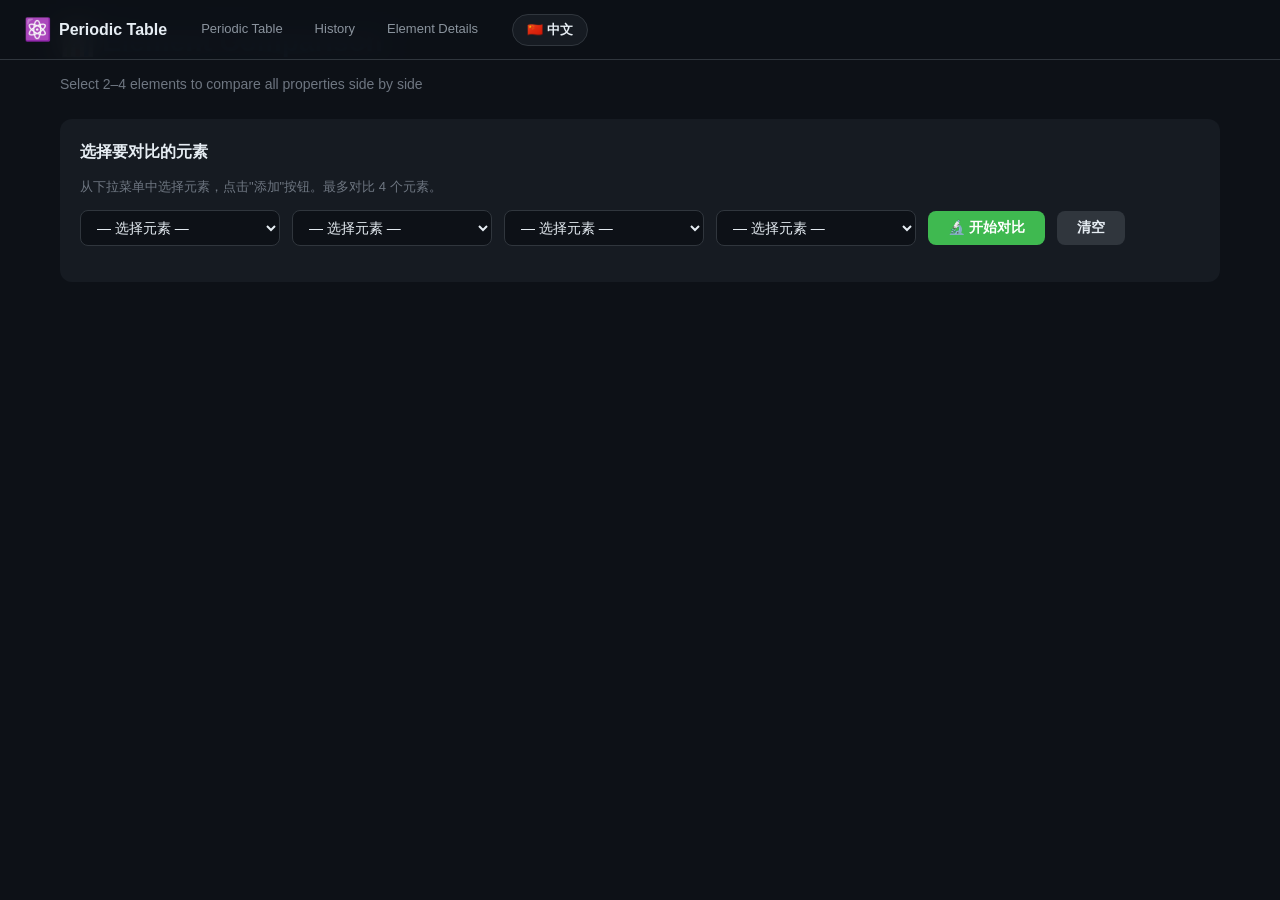
<file: chemistry/periodic-table-main/compare.html>
<!DOCTYPE html>
<html lang="zh-CN">
<head>
<meta charset="UTF-8">
<meta name="viewport" content="width=device-width, initial-scale=1.0">
<title>元素对比 · 化学元素周期表</title>
<link rel="stylesheet" href="css/main.css" />
<link rel="stylesheet" href="css/table.css" />
<link rel="manifest" href="./manifest.json" />
<script>
if ('serviceWorker' in navigator) {
  window.addEventListener('load', () => {
    navigator.serviceWorker.register('./sw.js')
      .then(reg => console.log('SW registered:', reg.scope))
      .catch(err => console.log('SW registration failed:', err));
  });
}
</script>
<style>
  body { background: var(--bg-main, #0d1117); color: var(--text-primary, #e6edf3); font-family: 'Microsoft YaHei', sans-serif; }
  .container { max-width: 1200px; margin: 0 auto; padding: 20px; }
  .page-title { font-size: 28px; font-weight: 800; color: var(--accent-blue, #58a6ff); margin-bottom: 8px; }
  .page-subtitle { color: var(--text-muted, #8b949e); margin-bottom: 24px; }
  .compare-picker { background: var(--bg-card, #161b22); border-radius: 12px; padding: 20px; margin-bottom: 24px; }
  .picker-title { font-size: 16px; font-weight: 700; margin-bottom: 12px; color: var(--text-primary); }
  .picker-hint { font-size: 13px; color: var(--text-muted); margin-bottom: 12px; }
  .picker-select-row { display: flex; gap: 12px; align-items: center; flex-wrap: wrap; margin-bottom: 16px; }
  .picker-select { padding: 8px 12px; border-radius: 8px; border: 1.5px solid var(--border-primary, #30363d); background: var(--bg-input, #0d1117); color: var(--text-primary); font-size: 14px; min-width: 200px; }
  .picker-btn { padding: 8px 20px; border-radius: 8px; border: none; font-weight: 600; cursor: pointer; font-size: 14px; }
  .btn-add { background: var(--accent-blue, #58a6ff); color: #fff; }
  .btn-compare { background: var(--green, #3fb950); color: #fff; }
  .btn-clear { background: var(--border-primary); color: var(--text-primary); }
  .selected-list { display: flex; gap: 8px; flex-wrap: wrap; margin-top: 12px; }
  .selected-tag { padding: 4px 12px; border-radius: 6px; background: rgba(88,166,255,0.15); color: var(--accent-blue); border: 1px solid var(--accent-blue); font-size: 13px; font-weight: 600; cursor: pointer; }
  .selected-tag:hover { background: rgba(248,81,73,0.15); color: var(--red, #f85149); border-color: var(--red); }
  /* 对比表格 */
  .compare-table-wrap { background: var(--bg-card); border-radius: 12px; padding: 20px; overflow-x: auto; }
  .compare-table { width: 100%; border-collapse: collapse; font-size: 13px; }
  .compare-table th { padding: 10px 12px; background: var(--border-primary); color: var(--text-primary); font-weight: 700; position: sticky; top: 0; z-index: 1; }
  .compare-table td { padding: 8px 12px; border-bottom: 1px solid var(--border-primary); }
  .compare-table tr:hover td { background: rgba(48,54,61,0.3); }
  .prop-name { font-weight: 600; color: var(--text-muted); white-space: nowrap; }
  .val-high { background: rgba(63,185,80,0.15); color: var(--green); font-weight: 600; }
  .val-low  { background: rgba(248,81,73,0.15); color: var(--red); font-weight: 600; }
  .val-normal { color: var(--text-primary); }
  /* 雷达图 */
  #radarChart { display: block; margin: 20px auto; max-width: 500px; }
  .chart-section { background: var(--bg-card); border-radius: 12px; padding: 20px; margin-top: 24px; }
  .chart-title { font-size: 16px; font-weight: 700; color: var(--accent-purple, #a371f7); margin-bottom: 16px; }
  /* 响应式 */
  @media (max-width: 768px) {
    .container { padding: 12px; }
    .page-title { font-size: 22px; }
    .page-subtitle { margin-bottom: 16px; }
    .picker-select-row { flex-direction: column; align-items: stretch; }
    .picker-select { min-width: 100%; }
    .compare-table { font-size: 11px; }
    .compare-table th, .compare-table td { padding: 6px 8px; }
    .chart-section { padding: 14px; }
    #radarChart { max-width: 100%; }
  }
  @media (max-width: 480px) {
    .container { padding: 8px; }
    .page-title { font-size: 18px; }
    .page-subtitle { font-size: 12px; }
    .compare-picker { padding: 12px; }
    .picker-title { font-size: 14px; }
    .picker-select { font-size: 12px; padding: 6px 10px; }
    .picker-btn { padding: 6px 14px; font-size: 12px; }
    .selected-tag { font-size: 11px; padding: 3px 8px; }
    .compare-table-wrap { padding: 10px; }
    .compare-table { font-size: 10px; }
    .compare-table th, .compare-table td { padding: 5px 6px; }
    .chart-title { font-size: 14px; }
  }
</style>
</head>
<body>

<!-- 导航栏 -->
<nav class="navbar">
  <div class="nav-brand">
    <span class="nav-logo">⚛️</span>
    <span class="nav-title" data-i18n="nav.title">化学元素周期表</span>
  </div>
  <div class="nav-links">
    <a href="index.html" class="nav-link" data-i18n="nav.home">周期表</a>
    <a href="history.html" class="nav-link" data-i18n="nav.history">化学发展史</a>
    <a href="element.html?z=1" class="nav-link" data-i18n="nav.element">元素详情</a>
  </div>
  <button id="langSwitchBtn" class="nav-lang-btn"></button>
  <script src="js/i18n.js"></script>
  <script src="js/data-completer.js"></script>
</nav>

<div class="container">
  <h1 class="page-title" data-i18n="compare.title">📊 元素对比工具</h1>
  <p class="page-subtitle" data-i18n="compare.subtitle">选择 2–4 个元素，并排对比全部属性，差异自动高亮</p>

  <!-- 元素选择器 -->
  <div class="compare-picker">
    <div class="picker-title">选择要对比的元素</div>
    <div class="picker-hint">从下拉菜单中选择元素，点击"添加"按钮。最多对比 4 个元素。</div>
    <div class="picker-select-row">
      <select class="picker-select" id="selectEl1">
        <option value="">— 选择元素 —</option>
      </select>
      <select class="picker-select" id="selectEl2">
        <option value="">— 选择元素 —</option>
      </select>
      <select class="picker-select" id="selectEl3">
        <option value="">— 选择元素 —</option>
      </select>
      <select class="picker-select" id="selectEl4">
        <option value="">— 选择元素 —</option>
      </select>
      <button class="picker-btn btn-compare" onclick="doCompare()">🔬 开始对比</button>
      <button class="picker-btn btn-clear" onclick="clearCompare()">清空</button>
    </div>
    <div class="selected-list" id="selectedTags"></div>
  </div>

  <!-- 对比结果表格 -->
  <div class="compare-table-wrap" id="compareResult" style="display:none">
    <div style="display:flex;justify-content:space-between;align-items:center;margin-bottom:16px;flex-wrap:wrap;gap:8px">
      <div style="font-size:18px;font-weight:700;color:var(--accent-blue)">📊 对比结果</div>
      <div style="display:flex;gap:8px">
        <button class="picker-btn btn-add" onclick="exportCompareCSV()" style="font-size:13px;padding:6px 14px">📥 导出 CSV</button>
        <button class="picker-btn btn-clear" onclick="exportComparePDF()" style="font-size:13px;padding:6px 14px">📄 导出 PDF</button>
      </div>
    </div>
    <table class="compare-table" id="compareTable"></table>
  </div>

  <!-- 雷达图 -->
  <div class="chart-section" id="radarSection" style="display:none">
    <div class="chart-title">📈 多属性雷达图对比</div>
    <canvas id="radarChart" width="500" height="500"></canvas>
  </div>
</div>

<!-- 脚本 -->
<script src="data/elements.js"></script>
<script src="js/p5-compare.js"></script>
<script>
  // 初始化下拉菜单
  function initSelects() {
    const selects = ['selectEl1','selectEl2','selectEl3','selectEl4'];
    selects.forEach(id => {
      const sel = document.getElementById(id);
      sel.innerHTML = '<option value="">— 选择元素 —</option>';
      ELEMENTS.forEach(el => {
        const opt = document.createElement('option');
        opt.value = el.z;
        opt.textContent = `${el.z}. ${el.symbol} (${el.nameZh || el.name})`;
        sel.appendChild(opt);
      });
    });
  }

  // 获取选中的元素
  function getSelectedElements() {
    const zList = [];
    ['selectEl1','selectEl2','selectEl3','selectEl4'].forEach(id => {
      const v = document.getElementById(id).value;
      if (v) zList.push(parseInt(v));
    });
    return zList;
  }

  // 执行对比
  function doCompare() {
    const zList = getSelectedElements();
    if (zList.length < 2) {
      alert('请至少选择 2 个元素进行对比');
      return;
    }

    const els = zList.map(z => ELEMENTS.find(e => e.z === z));
    renderCompareTable(els);
    renderRadarChart(els);

    document.getElementById('compareResult').style.display = 'block';
    document.getElementById('radarSection').style.display = 'block';
  }

  // 渲染对比表格
  function renderCompareTable(els) {
    const props = [
      { key: 'z',                label: '原子序数',  numeric: false },
      { key: 'symbol',           label: '符号',      numeric: false },
      { key: 'nameZh',           label: '中文名',    numeric: false },
      { key: 'name',             label: '英文名',    numeric: false },
      { key: 'category',         label: '类别',      numeric: false },
      { key: 'state',            label: '物态(室温)', numeric: false },
      { key: 'mass',             label: '原子量',    numeric: true,  fmt: v => Array.isArray(v) ? v.map(m => m.toFixed(4)).join('–') : v.toFixed(4) },
      { key: 'electronegativity',label: '电负性',   numeric: true,  fmt: v => v?.toFixed(2) || '-' },
      { key: 'atomicRadius',     label: '原子半径',  numeric: true,  fmt: v => v ? v + ' pm' : '-' },
      { key: 'density',          label: '密度',      numeric: true,  fmt: v => v ? v.toFixed(2) + ' g/cm³' : '-' },
      { key: 'meltingPoint',     label: '熔点',      numeric: true,  fmt: v => v !== null ? v + ' °C' : '-' },
      { key: 'boilingPoint',     label: '沸点',      numeric: true,  fmt: v => v !== null ? v + ' °C' : '-' },
      { key: 'ionizationEnergy', label: '第一电离能', numeric: true,  fmt: v => v ? v + ' kJ/mol' : '-' },
      { key: 'electronAffinity', label: '电子亲和能', numeric: true,  fmt: v => v !== null ? v + ' kJ/mol' : '-' },
      { key: 'discoveryYear',    label: '发现年份',  numeric: false },
    ];

    let html = '<thead><tr><th>属性</th>';
    els.forEach(el => {
      html += `<th>${el.symbol}<br><span style="font-size:11px;font-weight:400;color:var(--text-muted)">${el.nameZh || el.name}</span></th>`;
    });
    html += '</tr></thead><tbody>';

    props.forEach(prop => {
      const values = els.map(el => {
        if (prop.fmt) return { raw: el[prop.key], display: prop.fmt(el[prop.key]) };
        return { raw: el[prop.key], display: el[prop.key] ?? '-' };
      });

      // 高亮最大/最小值
      let highlight = [];
      if (prop.numeric) {
        const nums = values.map((v, i) => ({ val: typeof v.raw === 'number' ? v.raw : null, idx: i })).filter(v => v.val !== null);
        if (nums.length >= 2) {
          const maxVal = Math.max(...nums.map(n => n.val));
          const minVal = Math.min(...nums.map(n => n.val));
          nums.forEach(n => {
            if (n.val === maxVal) highlight[n.idx] = 'high';
            if (n.val === minVal) highlight[n.idx] = 'low';
          });
        }
      }

      html += `<tr><td class="prop-name">${prop.label}</td>`;
      values.forEach((v, i) => {
        let cls = 'val-normal';
        if (highlight[i] === 'high') cls = 'val-high';
        if (highlight[i] === 'low')  cls = 'val-low';
        html += `<td class="${cls}">${v.display}</td>`;
      });
      html += '</tr>';
    });

    html += '</tbody>';
    document.getElementById('compareTable').innerHTML = html;
  }

  // 渲染雷达图
  function renderRadarChart(els) {
    const canvas = document.getElementById('radarChart');
    const ctx = canvas.getContext('2d');
    const w = canvas.width, h = canvas.height;
    const cx = w / 2, cy = h / 2, r = 200;

    ctx.clearRect(0, 0, w, h);

    // 雷达图维度
    const dims = [
      { key: 'electronegativity', label: '电负性',  max: 4 },
      { key: 'atomicRadius',     label: '原子半径',  max: 300 },
      { key: 'density',          label: '密度',      max: 23 },
      { key: 'ionizationEnergy', label: '电离能',    max: 2400 },
      { key: 'electronAffinity', label: '电子亲和能', max: 350 },
      { key: 'meltingPoint',    label: '熔点',      max: 4000, norm: v => v !== null ? Math.max(0, v) : 0 },
    ];

    const n = dims.length;
    const angleStep = (2 * Math.PI) / n;

    // 绘制网格
    ctx.strokeStyle = '#30363d';
    ctx.lineWidth = 1;
    for (let lv = 1; lv <= 5; lv++) {
      const rr = r * lv / 5;
      ctx.beginPath();
      for (let i = 0; i <= n; i++) {
        const a = i * angleStep - Math.PI / 2;
        const x = cx + rr * Math.cos(a);
        const y = cy + rr * Math.sin(a);
        i === 0 ? ctx.moveTo(x, y) : ctx.lineTo(x, y);
      }
      ctx.closePath();
      ctx.stroke();
    }

    // 绘制轴线+标签
    ctx.fillStyle = '#8b949e';
    ctx.font = '12px Microsoft YaHei';
    ctx.textAlign = 'center';
    for (let i = 0; i < n; i++) {
      const a = i * angleStep - Math.PI / 2;
      ctx.beginPath();
      ctx.moveTo(cx, cy);
      ctx.lineTo(cx + r * Math.cos(a), cy + r * Math.sin(a));
      ctx.stroke();
      const lx = cx + (r + 24) * Math.cos(a);
      const ly = cy + (r + 24) * Math.sin(a);
      ctx.fillText(dims[i].label, lx, ly);
    }

    // 绘制每个元素的雷达区域
    const colors = ['#58a6ff','#3fb950','#f85149','#a371f7'];
    els.forEach((el, ei) => {
      ctx.fillStyle = colors[ei] + '33';
      ctx.strokeStyle = colors[ei];
      ctx.lineWidth = 2;
      ctx.beginPath();
      dims.forEach((dim, i) => {
        const raw = el[dim.key];
        let val = typeof raw === 'number' ? raw : 0;
        if (dim.norm) val = dim.norm(val);
        const t = Math.min(1, val / dim.max);
        const a = i * angleStep - Math.PI / 2;
        const x = cx + r * t * Math.cos(a);
        const y = cy + r * t * Math.sin(a);
        i === 0 ? ctx.moveTo(x, y) : ctx.lineTo(x, y);
      });
      ctx.closePath();
      ctx.fill();
      ctx.stroke();

      // 图例
      ctx.fillStyle = colors[ei];
      ctx.font = 'bold 13px Microsoft YaHei';
      ctx.textAlign = 'left';
      ctx.fillText(`${el.symbol} ${el.nameZh || el.name}`, 10, 20 + ei * 20);
    });
  }

  // 导出 CSV
  function exportCompareCSV() {
    const zList = getSelectedElements();
    const els = zList.map(z => ELEMENTS.find(e => e.z === z));
    if (els.length < 2) return;

    const props = [
      { key: 'z',      label: '原子序数' },
      { key: 'symbol',  label: '符号' },
      { key: 'nameZh',  label: '中文名' },
      { key: 'mass',    label: '原子量' },
      { key: 'category',label: '类别' },
      { key: 'state',   label: '物态' },
      { key: 'electronegativity', label: '电负性' },
      { key: 'density', label: '密度(g/cm³)' },
    ];

    let csv = '\uFEFF';
    csv += '属性,' + els.map(el => el.symbol + '(' + (el.nameZh || el.name) + ')').join(',') + '\n';
    props.forEach(prop => {
      const row = [prop.label];
      els.forEach(el => {
        const v = el[prop.key];
        row.push(typeof v === 'number' ? v.toString() : (v || '-'));
      });
      csv += row.join(',') + '\n';
    });

    const blob = new Blob([csv], { type: 'text/csv;charset=utf-8' });
    const url = URL.createObjectURL(blob);
    const a = document.createElement('a');
    a.href = url;
    a.download = `元素对比_${els.map(e => e.symbol).join('-')}.csv`;
    a.click();
    URL.revokeObjectURL(url);
  }

  // 导出 PDF（占位）
  function exportComparePDF() {
    alert('PDF 导出功能即将上线，当前请使用浏览器"打印"功能（Ctrl+P）保存为 PDF。');
  }

  // 清空对比
  function clearCompare() {
    ['selectEl1','selectEl2','selectEl3','selectEl4'].forEach(id => {
      document.getElementById(id).value = '';
    });
    document.getElementById('compareResult').style.display = 'none';
    document.getElementById('radarSection').style.display = 'none';
  }

  // 页面加载
  initSelects();
</script>
</body>
</html>
</file>
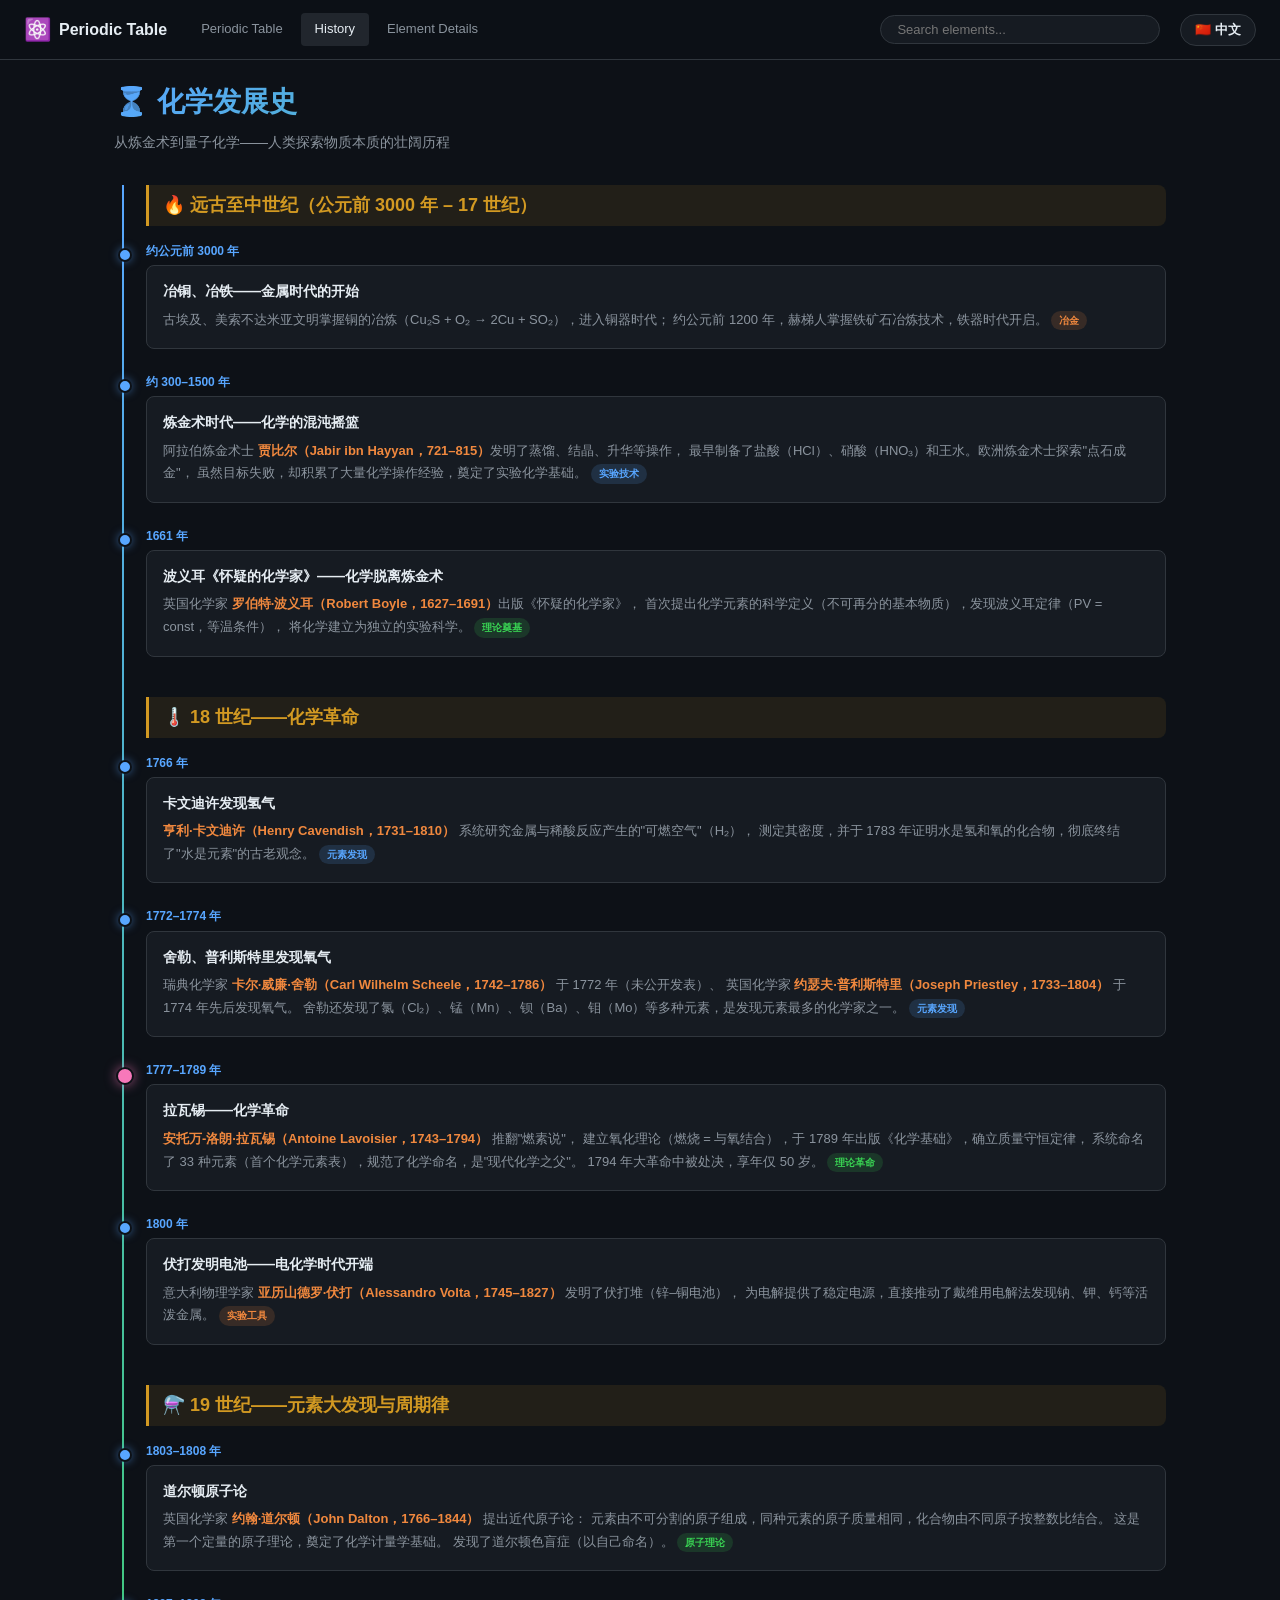
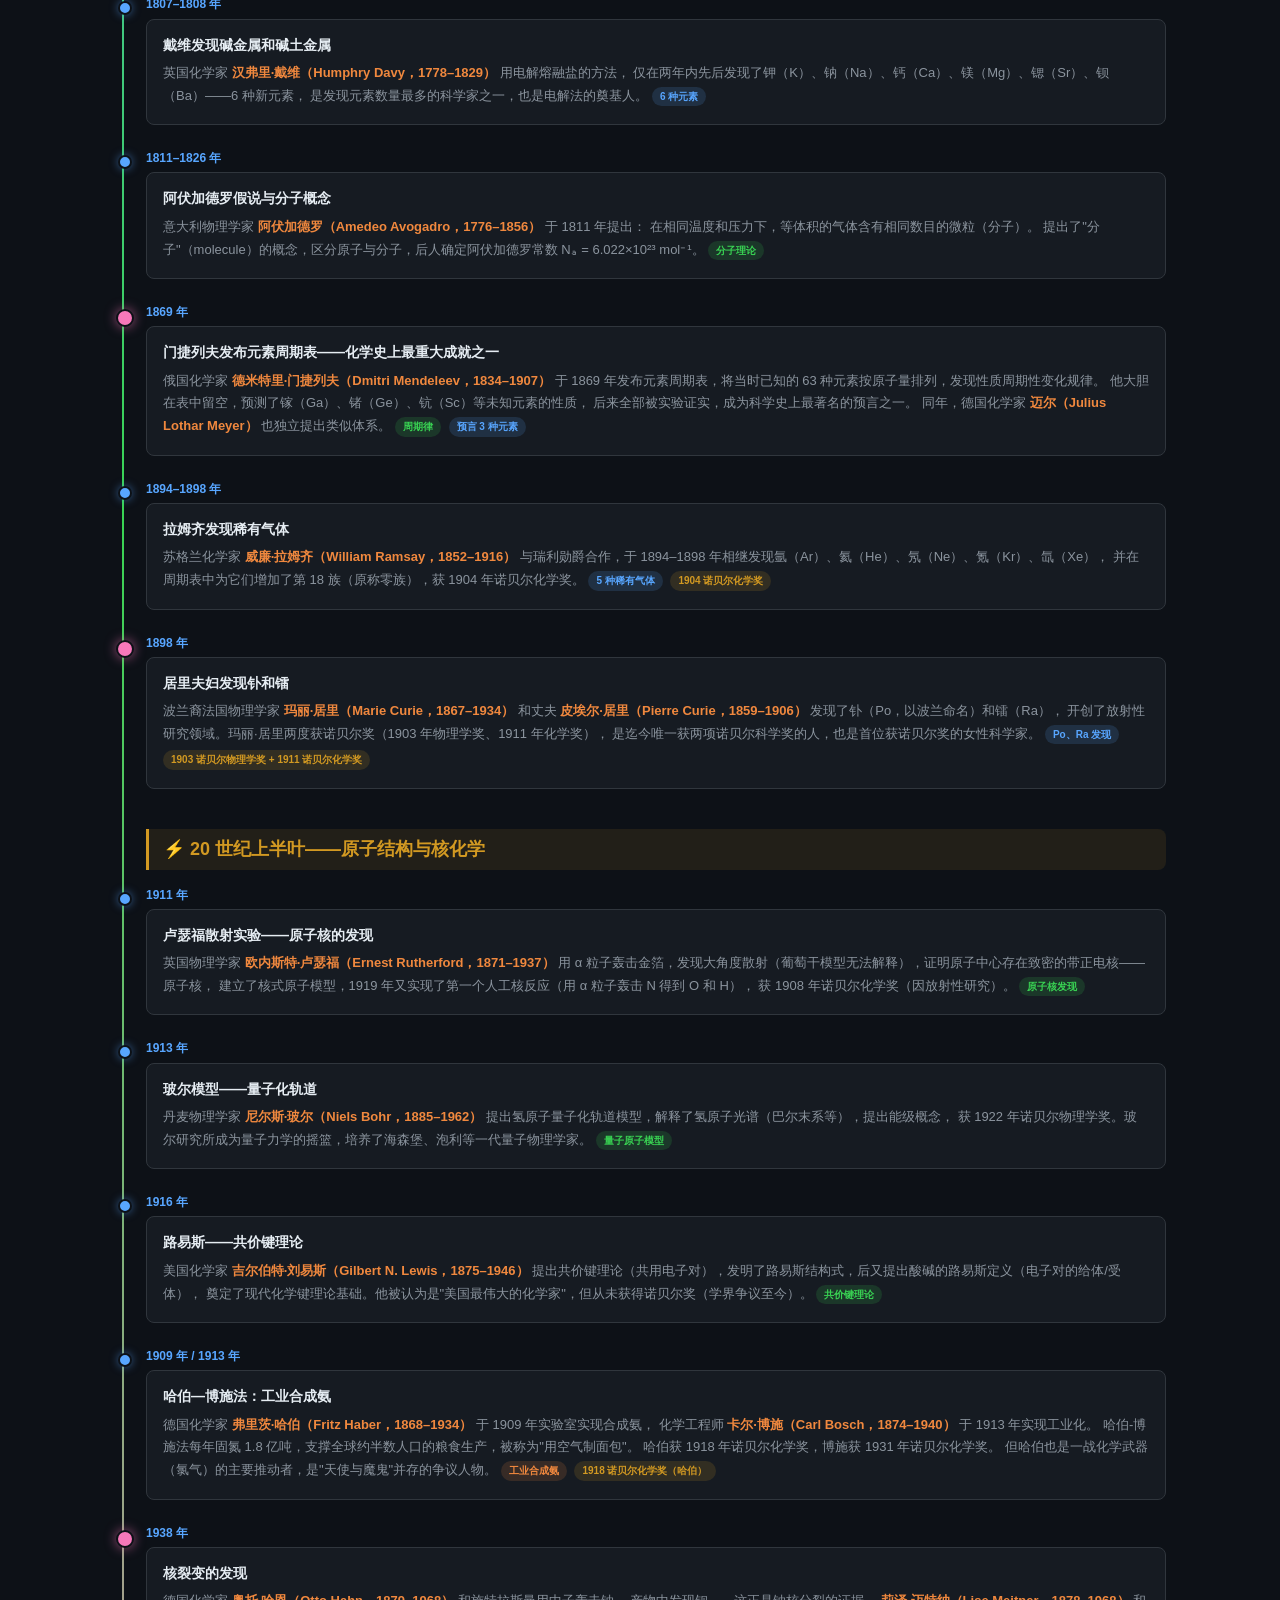
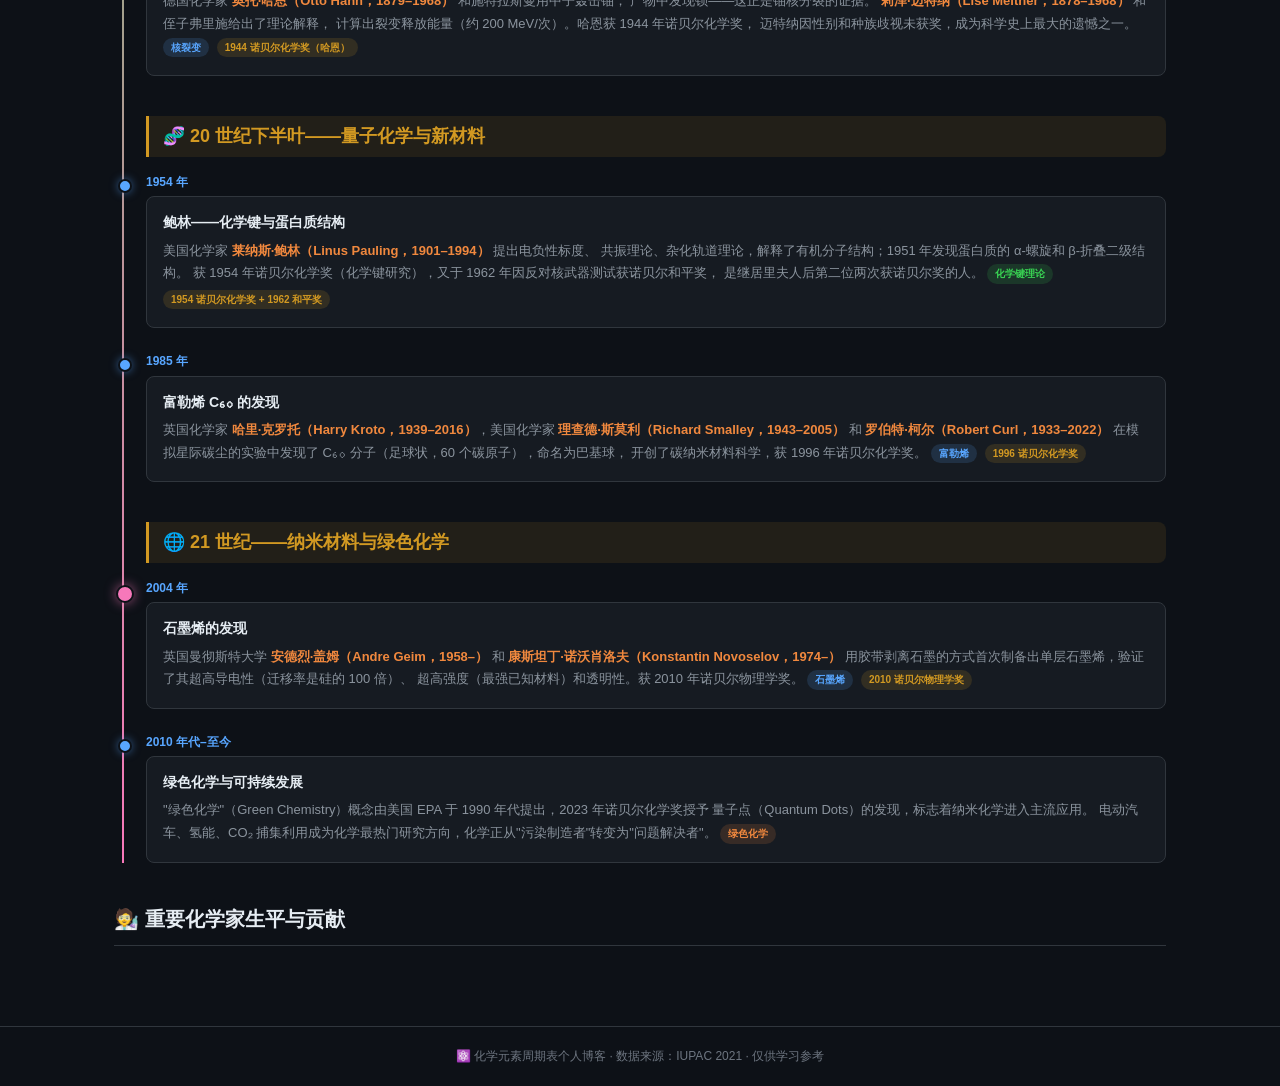
<file: chemistry/periodic-table-main/history.html>
<!DOCTYPE html>
<html lang="zh-CN">
<head>
  <meta charset="UTF-8"/>
  <meta name="viewport" content="width=device-width, initial-scale=1.0"/>
  <title>化学发展史 · 化学元素周期表</title>
  <link rel="stylesheet" href="css/main.css"/>
  <link rel="manifest" href="./manifest.json" />
  <script>
if ('serviceWorker' in navigator) {
  window.addEventListener('load', () => {
    navigator.serviceWorker.register('./sw.js')
      .then(reg => console.log('SW registered:', reg.scope))
      .catch(err => console.log('SW registration failed:', err));
  });
}
</script>
  <style>
    .history-layout { max-width:1100px; margin:0 auto; padding:80px 24px 60px; }
    .page-title { font-size:28px; font-weight:800; margin-bottom:6px;
      background:linear-gradient(135deg,#58a6ff,#39d353); -webkit-background-clip:text;
      -webkit-text-fill-color:transparent; background-clip:text; }
    .page-subtitle { color:var(--text-secondary); font-size:14px; margin-bottom:32px; }

    /* 时间线 */
    .timeline { position:relative; padding-left:32px; }
    .timeline::before { content:''; position:absolute; left:8px; top:0; bottom:0;
      width:2px; background:linear-gradient(180deg,var(--accent-blue),var(--accent-cyan),var(--accent-pink)); }

    .timeline-era { margin-bottom:40px; }
    .era-title { font-size:18px; font-weight:700; color:var(--accent-yellow);
      margin-bottom:16px; padding:6px 14px; background:rgba(210,153,34,.1);
      border-left:3px solid var(--accent-yellow); border-radius:0 var(--radius) var(--radius) 0; }

    .timeline-item { position:relative; margin-bottom:24px; }
    .timeline-dot { position:absolute; left:-28px; top:6px; width:14px; height:14px;
      border-radius:50%; background:var(--accent-blue); border:2px solid var(--bg-dark);
      box-shadow:0 0 8px rgba(88,166,255,.5); }
    .timeline-item.important .timeline-dot { background:var(--accent-pink); width:18px; height:18px;
      left:-30px; box-shadow:0 0 12px rgba(247,120,186,.6); }
    .timeline-year { font-size:12px; color:var(--accent-blue); font-weight:700;
      margin-bottom:4px; }
    .timeline-card { background:var(--bg-card); border:1px solid var(--border);
      border-radius:var(--radius); padding:14px 16px; transition:var(--transition); }
    .timeline-card:hover { border-color:var(--accent-blue); box-shadow:0 4px 16px rgba(0,0,0,.4); }
    .timeline-title { font-size:14px; font-weight:700; color:var(--text-primary); margin-bottom:6px; }
    .timeline-body { font-size:13px; color:var(--text-secondary); line-height:1.75; }
    .timeline-body strong { color:var(--accent-orange); }
    .timeline-tag { display:inline-block; padding:1px 8px; border-radius:10px; font-size:10px;
      font-weight:600; margin-right:4px; margin-bottom:4px; }
    .tag-discovery   { background:rgba(88,166,255,.15); color:var(--accent-blue); }
    .tag-theory      { background:rgba(57,211,83,.15);  color:var(--accent-cyan); }
    .tag-application { background:rgba(240,136,62,.15); color:var(--accent-orange); }
    .tag-award       { background:rgba(210,153,34,.15); color:var(--accent-yellow); }

    /* 化学家卡片 */
    .chemists-section { margin-top:40px; }
    .section-title { font-size:20px; font-weight:700; color:var(--text-primary);
      margin-bottom:20px; padding-bottom:10px; border-bottom:1px solid var(--border); }
    .chemists-grid { display:grid; grid-template-columns:repeat(auto-fill,minmax(300px,1fr)); gap:16px; }
    .chemist-card { background:var(--bg-card); border:1px solid var(--border);
      border-radius:var(--radius); padding:18px; transition:var(--transition); }
    .chemist-card:hover { border-color:var(--accent-blue); transform:translateY(-2px);
      box-shadow:0 8px 24px rgba(0,0,0,.4); }
    .chemist-name { font-size:15px; font-weight:700; color:var(--text-primary); margin-bottom:2px; }
    .chemist-name-en { font-size:11px; color:var(--text-muted); margin-bottom:8px; }
    .chemist-dates { font-size:11px; color:var(--accent-yellow); margin-bottom:8px;
      display:flex; gap:12px; }
    .chemist-bio { font-size:12px; color:var(--text-secondary); line-height:1.75; }
    .chemist-contrib { margin-top:10px; padding-top:10px; border-top:1px solid var(--border); }
    .chemist-contrib-title { font-size:10px; font-weight:700; color:var(--text-muted);
      text-transform:uppercase; letter-spacing:.05em; margin-bottom:6px; }
    .contrib-item { font-size:11px; color:var(--text-secondary); padding:3px 0;
      padding-left:12px; position:relative; }
    .contrib-item::before { content:'▸'; position:absolute; left:0; color:var(--accent-blue); font-size:9px; }
    .chemist-award { margin-top:8px; }
    .award-badge { display:inline-block; background:rgba(210,153,34,.15);
      color:var(--accent-yellow); font-size:10px; padding:2px 8px; border-radius:10px;
      border:1px solid rgba(210,153,34,.3); }

    /* 移动端响应式 */
    @media (max-width: 768px) {
      .history-layout { padding: 72px 12px 40px; }
      .page-title { font-size: 22px; }
      .page-subtitle { font-size: 13px; margin-bottom: 24px; }
      .timeline { padding-left: 24px; }
      .timeline::before { left: 5px; }
      .timeline-dot { left: -21px; width: 12px; height: 12px; }
      .timeline-item.important .timeline-dot { width: 14px; height: 14px; left: -22px; }
      .era-title { font-size: 15px; }
      .timeline-title { font-size: 13px; }
      .timeline-body { font-size: 12px; }
      .chemists-grid { grid-template-columns: 1fr; }
      .section-title { font-size: 17px; }
    }
    @media (max-width: 480px) {
      .history-layout { padding: 64px 8px 32px; }
      .page-title { font-size: 18px; }
      .page-subtitle { font-size: 12px; }
      .timeline { padding-left: 20px; }
      .timeline::before { left: 3px; }
      .timeline-dot { left: -18px; width: 10px; height: 10px; }
      .timeline-item.important .timeline-dot { width: 12px; height: 12px; left: -19px; }
      .era-title { font-size: 13px; padding: 4px 10px; }
      .timeline-card { padding: 10px 12px; }
      .chemist-name { font-size: 13px; }
      .chemist-bio { font-size: 11px; }
    }
  </style>
</head>
<body>

<nav class="navbar">
  <div class="nav-brand"><span class="nav-logo">⚛️</span><span class="nav-title" data-i18n="nav.title">化学元素周期表</span></div>
  <div class="nav-links">
    <a href="index.html" class="nav-link" data-i18n="nav.home">周期表</a>
    <a href="history.html" class="nav-link active" data-i18n="nav.history">化学发展史</a>
    <a href="element.html?z=1" class="nav-link" data-i18n="nav.element">元素详情</a>
  </div>
  <div class="nav-search">
    <input id="navSearch" type="text" placeholder="搜索元素…" data-i18n-placeholder="nav.search.short" autocomplete="off"/>
    <div id="searchDropdown" class="search-dropdown hidden"></div>
  </div>
  <button id="langSwitchBtn" class="nav-lang-btn"></button>
  <script src="js/i18n.js"></script>
  <script src="js/data-completer.js"></script>
</nav>

<div class="history-layout">
  <h1 class="page-title">⏳ 化学发展史</h1>
  <p class="page-subtitle">从炼金术到量子化学——人类探索物质本质的壮阔历程</p>

  <!-- ===== 时间线 ===== -->
  <div class="timeline">

    <!-- 远古–中世纪 -->
    <div class="timeline-era">
      <div class="era-title">🔥 远古至中世纪（公元前 3000 年 – 17 世纪）</div>

      <div class="timeline-item">
        <div class="timeline-dot"></div>
        <div class="timeline-year">约公元前 3000 年</div>
        <div class="timeline-card">
          <div class="timeline-title">冶铜、冶铁——金属时代的开始</div>
          <div class="timeline-body">
            古埃及、美索不达米亚文明掌握铜的冶炼（Cu₂S + O₂ → 2Cu + SO₂），进入铜器时代；
            约公元前 1200 年，赫梯人掌握铁矿石冶炼技术，铁器时代开启。
            <span class="timeline-tag tag-application">冶金</span>
          </div>
        </div>
      </div>

      <div class="timeline-item">
        <div class="timeline-dot"></div>
        <div class="timeline-year">约 300–1500 年</div>
        <div class="timeline-card">
          <div class="timeline-title">炼金术时代——化学的混沌摇篮</div>
          <div class="timeline-body">
            阿拉伯炼金术士 <strong>贾比尔（Jabir ibn Hayyan，721–815）</strong>发明了蒸馏、结晶、升华等操作，
            最早制备了盐酸（HCl）、硝酸（HNO₃）和王水。欧洲炼金术士探索"点石成金"，
            虽然目标失败，却积累了大量化学操作经验，奠定了实验化学基础。
            <span class="timeline-tag tag-discovery">实验技术</span>
          </div>
        </div>
      </div>

      <div class="timeline-item">
        <div class="timeline-dot"></div>
        <div class="timeline-year">1661 年</div>
        <div class="timeline-card">
          <div class="timeline-title">波义耳《怀疑的化学家》——化学脱离炼金术</div>
          <div class="timeline-body">
            英国化学家 <strong>罗伯特·波义耳（Robert Boyle，1627–1691）</strong>出版《怀疑的化学家》，
            首次提出化学元素的科学定义（不可再分的基本物质），发现波义耳定律（PV = const，等温条件），
            将化学建立为独立的实验科学。
            <span class="timeline-tag tag-theory">理论奠基</span>
          </div>
        </div>
      </div>
    </div>

    <!-- 18世纪 -->
    <div class="timeline-era">
      <div class="era-title">🌡️ 18 世纪——化学革命</div>

      <div class="timeline-item">
        <div class="timeline-dot"></div>
        <div class="timeline-year">1766 年</div>
        <div class="timeline-card">
          <div class="timeline-title">卡文迪许发现氢气</div>
          <div class="timeline-body">
            <strong>亨利·卡文迪许（Henry Cavendish，1731–1810）</strong> 系统研究金属与稀酸反应产生的"可燃空气"（H₂），
            测定其密度，并于 1783 年证明水是氢和氧的化合物，彻底终结了"水是元素"的古老观念。
            <span class="timeline-tag tag-discovery">元素发现</span>
          </div>
        </div>
      </div>

      <div class="timeline-item">
        <div class="timeline-dot"></div>
        <div class="timeline-year">1772–1774 年</div>
        <div class="timeline-card">
          <div class="timeline-title">舍勒、普利斯特里发现氧气</div>
          <div class="timeline-body">
            瑞典化学家 <strong>卡尔·威廉·舍勒（Carl Wilhelm Scheele，1742–1786）</strong> 于 1772 年（未公开发表）、
            英国化学家 <strong>约瑟夫·普利斯特里（Joseph Priestley，1733–1804）</strong> 于 1774 年先后发现氧气。
            舍勒还发现了氯（Cl₂）、锰（Mn）、钡（Ba）、钼（Mo）等多种元素，是发现元素最多的化学家之一。
            <span class="timeline-tag tag-discovery">元素发现</span>
          </div>
        </div>
      </div>

      <div class="timeline-item important">
        <div class="timeline-dot"></div>
        <div class="timeline-year">1777–1789 年</div>
        <div class="timeline-card">
          <div class="timeline-title">拉瓦锡——化学革命</div>
          <div class="timeline-body">
            <strong>安托万-洛朗·拉瓦锡（Antoine Lavoisier，1743–1794）</strong> 推翻"燃素说"，
            建立氧化理论（燃烧 = 与氧结合），于 1789 年出版《化学基础》，确立质量守恒定律，
            系统命名了 33 种元素（首个化学元素表），规范了化学命名，是"现代化学之父"。
            1794 年大革命中被处决，享年仅 50 岁。
            <span class="timeline-tag tag-theory">理论革命</span>
          </div>
        </div>
      </div>

      <div class="timeline-item">
        <div class="timeline-dot"></div>
        <div class="timeline-year">1800 年</div>
        <div class="timeline-card">
          <div class="timeline-title">伏打发明电池——电化学时代开端</div>
          <div class="timeline-body">
            意大利物理学家 <strong>亚历山德罗·伏打（Alessandro Volta，1745–1827）</strong> 发明了伏打堆（锌–铜电池），
            为电解提供了稳定电源，直接推动了戴维用电解法发现钠、钾、钙等活泼金属。
            <span class="timeline-tag tag-application">实验工具</span>
          </div>
        </div>
      </div>
    </div>

    <!-- 19世纪 -->
    <div class="timeline-era">
      <div class="era-title">⚗️ 19 世纪——元素大发现与周期律</div>

      <div class="timeline-item">
        <div class="timeline-dot"></div>
        <div class="timeline-year">1803–1808 年</div>
        <div class="timeline-card">
          <div class="timeline-title">道尔顿原子论</div>
          <div class="timeline-body">
            英国化学家 <strong>约翰·道尔顿（John Dalton，1766–1844）</strong> 提出近代原子论：
            元素由不可分割的原子组成，同种元素的原子质量相同，化合物由不同原子按整数比结合。
            这是第一个定量的原子理论，奠定了化学计量学基础。
            发现了道尔顿色盲症（以自己命名）。
            <span class="timeline-tag tag-theory">原子理论</span>
          </div>
        </div>
      </div>

      <div class="timeline-item">
        <div class="timeline-dot"></div>
        <div class="timeline-year">1807–1808 年</div>
        <div class="timeline-card">
          <div class="timeline-title">戴维发现碱金属和碱土金属</div>
          <div class="timeline-body">
            英国化学家 <strong>汉弗里·戴维（Humphry Davy，1778–1829）</strong> 用电解熔融盐的方法，
            仅在两年内先后发现了钾（K）、钠（Na）、钙（Ca）、镁（Mg）、锶（Sr）、钡（Ba）——6 种新元素，
            是发现元素数量最多的科学家之一，也是电解法的奠基人。
            <span class="timeline-tag tag-discovery">6 种元素</span>
          </div>
        </div>
      </div>

      <div class="timeline-item">
        <div class="timeline-dot"></div>
        <div class="timeline-year">1811–1826 年</div>
        <div class="timeline-card">
          <div class="timeline-title">阿伏加德罗假说与分子概念</div>
          <div class="timeline-body">
            意大利物理学家 <strong>阿伏加德罗（Amedeo Avogadro，1776–1856）</strong> 于 1811 年提出：
            在相同温度和压力下，等体积的气体含有相同数目的微粒（分子）。
            提出了"分子"（molecule）的概念，区分原子与分子，后人确定阿伏加德罗常数 Nₐ = 6.022×10²³ mol⁻¹。
            <span class="timeline-tag tag-theory">分子理论</span>
          </div>
        </div>
      </div>

      <div class="timeline-item important">
        <div class="timeline-dot"></div>
        <div class="timeline-year">1869 年</div>
        <div class="timeline-card">
          <div class="timeline-title">门捷列夫发布元素周期表——化学史上最重大成就之一</div>
          <div class="timeline-body">
            俄国化学家 <strong>德米特里·门捷列夫（Dmitri Mendeleev，1834–1907）</strong>
            于 1869 年发布元素周期表，将当时已知的 63 种元素按原子量排列，发现性质周期性变化规律。
            他大胆在表中留空，预测了镓（Ga）、锗（Ge）、钪（Sc）等未知元素的性质，
            后来全部被实验证实，成为科学史上最著名的预言之一。
            同年，德国化学家 <strong>迈尔（Julius Lothar Meyer）</strong> 也独立提出类似体系。
            <span class="timeline-tag tag-theory">周期律</span>
            <span class="timeline-tag tag-discovery">预言 3 种元素</span>
          </div>
        </div>
      </div>

      <div class="timeline-item">
        <div class="timeline-dot"></div>
        <div class="timeline-year">1894–1898 年</div>
        <div class="timeline-card">
          <div class="timeline-title">拉姆齐发现稀有气体</div>
          <div class="timeline-body">
            苏格兰化学家 <strong>威廉·拉姆齐（William Ramsay，1852–1916）</strong>
            与瑞利勋爵合作，于 1894–1898 年相继发现氩（Ar）、氦（He）、氖（Ne）、氪（Kr）、氙（Xe），
            并在周期表中为它们增加了第 18 族（原称零族），获 1904 年诺贝尔化学奖。
            <span class="timeline-tag tag-discovery">5 种稀有气体</span>
            <span class="timeline-tag tag-award">1904 诺贝尔化学奖</span>
          </div>
        </div>
      </div>

      <div class="timeline-item important">
        <div class="timeline-dot"></div>
        <div class="timeline-year">1898 年</div>
        <div class="timeline-card">
          <div class="timeline-title">居里夫妇发现钋和镭</div>
          <div class="timeline-body">
            波兰裔法国物理学家 <strong>玛丽·居里（Marie Curie，1867–1934）</strong> 和丈夫
            <strong>皮埃尔·居里（Pierre Curie，1859–1906）</strong> 发现了钋（Po，以波兰命名）和镭（Ra），
            开创了放射性研究领域。玛丽·居里两度获诺贝尔奖（1903 年物理学奖、1911 年化学奖），
            是迄今唯一获两项诺贝尔科学奖的人，也是首位获诺贝尔奖的女性科学家。
            <span class="timeline-tag tag-discovery">Po、Ra 发现</span>
            <span class="timeline-tag tag-award">1903 诺贝尔物理学奖 + 1911 诺贝尔化学奖</span>
          </div>
        </div>
      </div>
    </div>

    <!-- 20世纪上半叶 -->
    <div class="timeline-era">
      <div class="era-title">⚡ 20 世纪上半叶——原子结构与核化学</div>

      <div class="timeline-item">
        <div class="timeline-dot"></div>
        <div class="timeline-year">1911 年</div>
        <div class="timeline-card">
          <div class="timeline-title">卢瑟福散射实验——原子核的发现</div>
          <div class="timeline-body">
            英国物理学家 <strong>欧内斯特·卢瑟福（Ernest Rutherford，1871–1937）</strong>
            用 α 粒子轰击金箔，发现大角度散射（葡萄干模型无法解释），证明原子中心存在致密的带正电核——原子核，
            建立了核式原子模型，1919 年又实现了第一个人工核反应（用 α 粒子轰击 N 得到 O 和 H），
            获 1908 年诺贝尔化学奖（因放射性研究）。
            <span class="timeline-tag tag-theory">原子核发现</span>
          </div>
        </div>
      </div>

      <div class="timeline-item">
        <div class="timeline-dot"></div>
        <div class="timeline-year">1913 年</div>
        <div class="timeline-card">
          <div class="timeline-title">玻尔模型——量子化轨道</div>
          <div class="timeline-body">
            丹麦物理学家 <strong>尼尔斯·玻尔（Niels Bohr，1885–1962）</strong>
            提出氢原子量子化轨道模型，解释了氢原子光谱（巴尔末系等），提出能级概念，
            获 1922 年诺贝尔物理学奖。玻尔研究所成为量子力学的摇篮，培养了海森堡、泡利等一代量子物理学家。
            <span class="timeline-tag tag-theory">量子原子模型</span>
          </div>
        </div>
      </div>

      <div class="timeline-item">
        <div class="timeline-dot"></div>
        <div class="timeline-year">1916 年</div>
        <div class="timeline-card">
          <div class="timeline-title">路易斯——共价键理论</div>
          <div class="timeline-body">
            美国化学家 <strong>吉尔伯特·刘易斯（Gilbert N. Lewis，1875–1946）</strong>
            提出共价键理论（共用电子对），发明了路易斯结构式，后又提出酸碱的路易斯定义（电子对的给体/受体），
            奠定了现代化学键理论基础。他被认为是"美国最伟大的化学家"，但从未获得诺贝尔奖（学界争议至今）。
            <span class="timeline-tag tag-theory">共价键理论</span>
          </div>
        </div>
      </div>

      <div class="timeline-item">
        <div class="timeline-dot"></div>
        <div class="timeline-year">1909 年 / 1913 年</div>
        <div class="timeline-card">
          <div class="timeline-title">哈伯—博施法：工业合成氨</div>
          <div class="timeline-body">
            德国化学家 <strong>弗里茨·哈伯（Fritz Haber，1868–1934）</strong> 于 1909 年实验室实现合成氨，
            化学工程师 <strong>卡尔·博施（Carl Bosch，1874–1940）</strong> 于 1913 年实现工业化。
            哈伯-博施法每年固氮 1.8 亿吨，支撑全球约半数人口的粮食生产，被称为"用空气制面包"。
            哈伯获 1918 年诺贝尔化学奖，博施获 1931 年诺贝尔化学奖。
            但哈伯也是一战化学武器（氯气）的主要推动者，是"天使与魔鬼"并存的争议人物。
            <span class="timeline-tag tag-application">工业合成氨</span>
            <span class="timeline-tag tag-award">1918 诺贝尔化学奖（哈伯）</span>
          </div>
        </div>
      </div>

      <div class="timeline-item important">
        <div class="timeline-dot"></div>
        <div class="timeline-year">1938 年</div>
        <div class="timeline-card">
          <div class="timeline-title">核裂变的发现</div>
          <div class="timeline-body">
            德国化学家 <strong>奥托·哈恩（Otto Hahn，1879–1968）</strong> 和施特拉斯曼用中子轰击铀，
            产物中发现钡——这正是铀核分裂的证据。
            <strong>莉泽·迈特纳（Lise Meitner，1878–1968）</strong> 和侄子弗里施给出了理论解释，
            计算出裂变释放能量（约 200 MeV/次）。哈恩获 1944 年诺贝尔化学奖，
            迈特纳因性别和种族歧视未获奖，成为科学史上最大的遗憾之一。
            <span class="timeline-tag tag-discovery">核裂变</span>
            <span class="timeline-tag tag-award">1944 诺贝尔化学奖（哈恩）</span>
          </div>
        </div>
      </div>
    </div>

    <!-- 20世纪下半叶 -->
    <div class="timeline-era">
      <div class="era-title">🧬 20 世纪下半叶——量子化学与新材料</div>

      <div class="timeline-item">
        <div class="timeline-dot"></div>
        <div class="timeline-year">1954 年</div>
        <div class="timeline-card">
          <div class="timeline-title">鲍林——化学键与蛋白质结构</div>
          <div class="timeline-body">
            美国化学家 <strong>莱纳斯·鲍林（Linus Pauling，1901–1994）</strong> 提出电负性标度、
            共振理论、杂化轨道理论，解释了有机分子结构；1951 年发现蛋白质的 α-螺旋和 β-折叠二级结构。
            获 1954 年诺贝尔化学奖（化学键研究），又于 1962 年因反对核武器测试获诺贝尔和平奖，
            是继居里夫人后第二位两次获诺贝尔奖的人。
            <span class="timeline-tag tag-theory">化学键理论</span>
            <span class="timeline-tag tag-award">1954 诺贝尔化学奖 + 1962 和平奖</span>
          </div>
        </div>
      </div>

      <div class="timeline-item">
        <div class="timeline-dot"></div>
        <div class="timeline-year">1985 年</div>
        <div class="timeline-card">
          <div class="timeline-title">富勒烯 C₆₀ 的发现</div>
          <div class="timeline-body">
            英国化学家 <strong>哈里·克罗托（Harry Kroto，1939–2016）</strong>，美国化学家
            <strong>理查德·斯莫利（Richard Smalley，1943–2005）</strong> 和 <strong>罗伯特·柯尔（Robert Curl，1933–2022）</strong>
            在模拟星际碳尘的实验中发现了 C₆₀ 分子（足球状，60 个碳原子），命名为巴基球，
            开创了碳纳米材料科学，获 1996 年诺贝尔化学奖。
            <span class="timeline-tag tag-discovery">富勒烯</span>
            <span class="timeline-tag tag-award">1996 诺贝尔化学奖</span>
          </div>
        </div>
      </div>
    </div>

    <!-- 21世纪 -->
    <div class="timeline-era">
      <div class="era-title">🌐 21 世纪——纳米材料与绿色化学</div>

      <div class="timeline-item important">
        <div class="timeline-dot"></div>
        <div class="timeline-year">2004 年</div>
        <div class="timeline-card">
          <div class="timeline-title">石墨烯的发现</div>
          <div class="timeline-body">
            英国曼彻斯特大学 <strong>安德烈·盖姆（Andre Geim，1958–）</strong> 和
            <strong>康斯坦丁·诺沃肖洛夫（Konstantin Novoselov，1974–）</strong>
            用胶带剥离石墨的方式首次制备出单层石墨烯，验证了其超高导电性（迁移率是硅的 100 倍）、
            超高强度（最强已知材料）和透明性。获 2010 年诺贝尔物理学奖。
            <span class="timeline-tag tag-discovery">石墨烯</span>
            <span class="timeline-tag tag-award">2010 诺贝尔物理学奖</span>
          </div>
        </div>
      </div>

      <div class="timeline-item">
        <div class="timeline-dot"></div>
        <div class="timeline-year">2010 年代–至今</div>
        <div class="timeline-card">
          <div class="timeline-title">绿色化学与可持续发展</div>
          <div class="timeline-body">
            "绿色化学"（Green Chemistry）概念由美国 EPA 于 1990 年代提出，2023 年诺贝尔化学奖授予
            量子点（Quantum Dots）的发现，标志着纳米化学进入主流应用。
            电动汽车、氢能、CO₂ 捕集利用成为化学最热门研究方向，化学正从"污染制造者"转变为"问题解决者"。
            <span class="timeline-tag tag-application">绿色化学</span>
          </div>
        </div>
      </div>

    </div>
  </div><!-- /timeline -->

  <!-- ===== 化学家详情 ===== -->
  <div class="chemists-section">
    <h2 class="section-title">🧑‍🔬 重要化学家生平与贡献</h2>
    <div class="chemists-grid" id="chemistsGrid"></div>
  </div>

</div>

<footer class="site-footer">
  ⚛️ 化学元素周期表个人博客 · 数据来源：IUPAC 2021 · 仅供学习参考
</footer>

<script src="data/elements.js"></script>
<script src="js/search.js"></script>
<script>
const CHEMISTS = [
  {
    name:"安托万-洛朗·拉瓦锡", nameEn:"Antoine-Laurent Lavoisier",
    born:"1743-08-26", died:"1794-05-08", nationality:"🇫🇷 法国",
    bio:"现代化学之父。出生于巴黎贵族家庭，学法律但转向科学。其精密实验推翻了统治近一个世纪的燃素理论，建立了氧化学说，阐明了燃烧的本质。1789 年出版《化学基础论》，为化学奠定了定量科学的基础，确立了质量守恒定律。1794 年法国大革命中以"包税人"身份被送上断头台，时年 50 岁。拿破仑曾感叹：'砍下这颗头颅只需一瞬间，但百年也未必能生出这样的头颅。'",
    contribs:["推翻燃素说，建立氧化学说","确立质量守恒定律（化学反应前后质量不变）","出版《化学基础论》，建立化学命名体系","首个系统化学元素列表（33 种元素）","定量分析水的组成（H₂O = 氢 + 氧）"],
    awards:[]
  },
  {
    name:"德米特里·门捷列夫", nameEn:"Dmitri Mendeleev",
    born:"1834-02-08", died:"1907-02-02", nationality:"🇷🇺 俄国",
    bio:"生于西伯利亚托博尔斯克，父早逝，母亲带他穿越西伯利亚去圣彼得堡求学。1869 年 3 月 6 日向俄国化学学会展示了元素周期表，按原子量排列 63 种元素，周期性变化规律清晰可见。他大胆预测了镓（eka-铝）、锗（eka-硅）、钪（eka-硼）的性质，后来全部被实验证实，令科学界震惊。门捷列夫的嗅觉极灵，为俄国制定了早期石油工业标准，还撰写了重要的农业化学著作，是百科全书式学者。",
    contribs:["1869 年发布元素周期律和元素周期表","成功预测镓、锗、钪等未发现元素的性质","出版 6 卷本《化学原理》教科书","推动俄国近代工业化学发展","提出溶液的水合理论"],
    awards:["科普利奖章（1905）"]
  },
  {
    name:"玛丽·居里", nameEn:"Marie Skłodowska-Curie",
    born:"1867-11-07", died:"1934-07-04", nationality:"🇵🇱🇫🇷 波兰/法国",
    bio:"出生于波兰华沙，在女性几乎无法接受高等教育的时代，她漂洋过海到巴黎索邦大学求学，靠家教和奖学金维持生计。与丈夫皮埃尔·居里共同研究铀矿放射性，提出放射性是原子性质（而非化学反应），1898 年从数吨沥青铀矿中分离出钋和镭。1906 年皮埃尔意外车祸去世，玛丽继续独立研究并接任丈夫的教授职位，是巴黎大学第一位女教授。一战期间她驾驶移动 X 光车到前线，亲自为 100 万伤兵进行检查。晚年因长期接触放射性物质患再生障碍性贫血去世。",
    contribs:["发现钋（Po）和镭（Ra）","提出放射性是原子本身的属性（而非化学键）","发展放射性测量技术（验电器法）","建立居里研究所（巴黎、华沙）","一战 X 光医疗车队（共 20 辆'小居里'）"],
    awards:["诺贝尔物理学奖（1903）","诺贝尔化学奖（1911）——迄今唯一两项诺贝尔科学奖获得者"]
  },
  {
    name:"弗里茨·哈伯", nameEn:"Fritz Haber",
    born:"1868-12-09", died:"1934-01-29", nationality:"🇩🇪 德国",
    bio:"德国布雷斯劳（今波兰弗罗茨瓦夫）人。1909 年在实验室实现了氮与氢合成氨，突破了千年来人类无法人工固氮的难题。与工程师博施合作，1913 年将合成氨工业化，从此人工氮肥供应不再受限，解决了全球粮食短缺问题。然而，他也是一战化学武器的设计者，亲自主导了 1915 年伊普尔氯气攻击，被批评者称为'化学武器之父'。获诺贝尔化学奖后因化学武器争议而饱受质疑。纳粹上台后，因犹太血统被迫离开德国，流亡途中病逝。",
    contribs:["发明哈伯-博施氨合成法（N₂ + 3H₂ → 2NH₃）","奠定现代化肥工业基础（养活了世界半数人口）","研究燃料电池和腐蚀电化学","一战化学武器研制（争议）","提出亥姆霍兹方程在热力学中的应用"],
    awards:["诺贝尔化学奖（1918）"]
  },
  {
    name:"莱纳斯·鲍林", nameEn:"Linus Pauling",
    born:"1901-02-28", died:"1994-08-19", nationality:"🇺🇸 美国",
    bio:"美国俄勒冈波特兰人，被认为是 20 世纪最重要的化学家之一。将量子力学应用于化学键理论，提出共振理论、杂化轨道理论和电负性标度，解释了有机分子的结构与性质。1951 年他利用 X 射线衍射数据提出蛋白质的 α-螺旋和 β-折叠二级结构，为后来 DNA 双螺旋的发现奠定了方法论基础（虽然他本人在 DNA 结构竞争中输给了沃森和克里克）。晚年投身核裁军运动，其倡议书获 1.1 万名科学家联署，直接推动《禁止核武器试验条约》（1963）的签署。是继居里夫人后第二位获两项诺贝尔奖的人。",
    contribs:["提出化学键本质：共价键、离子键的量子理论","创立电负性（Pauling Scale）概念","提出杂化轨道理论（sp, sp², sp³）","发现蛋白质 α-螺旋和 β-折叠结构","出版《化学键的本质》（1939），影响数代化学家"],
    awards:["诺贝尔化学奖（1954）——化学键研究","诺贝尔和平奖（1962）——反核武器运动"]
  },
  {
    name:"门捷列夫（独立发现者）", nameEn:"Julius Lothar Meyer",
    born:"1830-08-19", died:"1895-04-11", nationality:"🇩🇪 德国",
    bio:"德国奥尔登堡人，化学家和医生。1864 年出版《现代化学理论》，其中已包含早期的周期律雏形；1870 年独立发表了与门捷列夫几乎相同的元素周期表，以原子体积与原子量的周期性曲线最为著名（Meyer 原子体积曲线）。由于晚于门捷列夫公开发表，通常被列为周期律的第二发现者。与门捷列夫共同获得 1882 年英国皇家化学学会最高荣誉科普利奖章。",
    contribs:["独立发现元素周期律（与门捷列夫同期）","绘制原子体积-原子量周期曲线","系统研究有机物的分子量","《现代化学理论》教科书影响广泛"],
    awards:["科普利奖章（1882，与门捷列夫共同）"]
  },
  {
    name:"欧内斯特·卢瑟福", nameEn:"Ernest Rutherford",
    born:"1871-08-30", died:"1937-10-19", nationality:"🇳🇿🇬🇧 新西兰/英国",
    bio:"出生于新西兰纳尔逊一个农场，靠奖学金赴英国卡文迪许实验室跟随汤姆逊（电子发现者）学习。1899 年区分了 α 射线和 β 射线，1909 年 α 粒子散射实验发现原子核，彻底推翻了汤姆逊的'葡萄干蛋糕'原子模型，建立了核式原子模型——这是 20 世纪物理学最重要的实验之一。1919 年实现了第一个人工核反应：用 α 粒子轰击氮核产生氧和质子，开创了核物理学。卡文迪许实验室在他领导下培养了大量诺贝尔奖得主。他曾打趣：'所有科学要么是物理，要么是集邮。'",
    contribs:["发现并命名 α 射线、β 射线","α 粒子散射实验证明原子核的存在（1911）","建立核式原子模型","第一个人工核反应：¹⁴N + α → ¹⁷O + p（1919）","放射性半衰期概念的建立"],
    awards:["诺贝尔化学奖（1908）——放射性研究"]
  },
  {
    name:"威廉·拉姆齐", nameEn:"William Ramsay",
    born:"1852-10-02", died:"1916-07-23", nationality:"🇬🇧 英国",
    bio:"苏格兰格拉斯哥人，化学家。与物理学家瑞利勋爵注意到从空气中去除 O₂ 和 N₂ 后仍有少量气体，1894 年发现了氩（Ar）。随后系统研究，先后分离出氦（He，从铀矿中）、氖（Ne）、氪（Kr）、氙（Xe）。还与弗雷德里克·索迪合作确认了放射性气体（氡，Rn）。他在 4 年内发现了 5 种新元素，在周期表中填满了第 18 族，是发现稀有气体族的奠基人。",
    contribs:["发现并分离氩、氦、氖、氪、氙","确立稀有气体作为周期表第 18 族","精确测定稀有气体原子量","从铀矿石中分离出地球上的氦","合作发现氡（放射性稀有气体）"],
    awards:["诺贝尔化学奖（1904）"]
  },
];

function renderChemists() {
  const grid = document.getElementById('chemistsGrid');
  grid.innerHTML = CHEMISTS.map(c => `
    <div class="chemist-card">
      <div class="chemist-name">${c.name}</div>
      <div class="chemist-name-en">${c.nameEn}</div>
      <div class="chemist-dates">
        <span>📅 ${c.born.slice(0,4)} — ${c.died.slice(0,4)}</span>
        <span>${c.nationality}</span>
      </div>
      <div class="chemist-bio">${c.bio}</div>
      <div class="chemist-contrib">
        <div class="chemist-contrib-title">主要贡献</div>
        ${c.contribs.map(t => `<div class="contrib-item">${t}</div>`).join('')}
      </div>
      ${c.awards.length ? `
      <div class="chemist-award">
        ${c.awards.map(a => `<span class="award-badge">🏆 ${a}</span>`).join('')}
      </div>` : ''}
    </div>
  `).join('');
}

document.addEventListener('DOMContentLoaded', renderChemists);
</script>
</body>
</html>
</file>
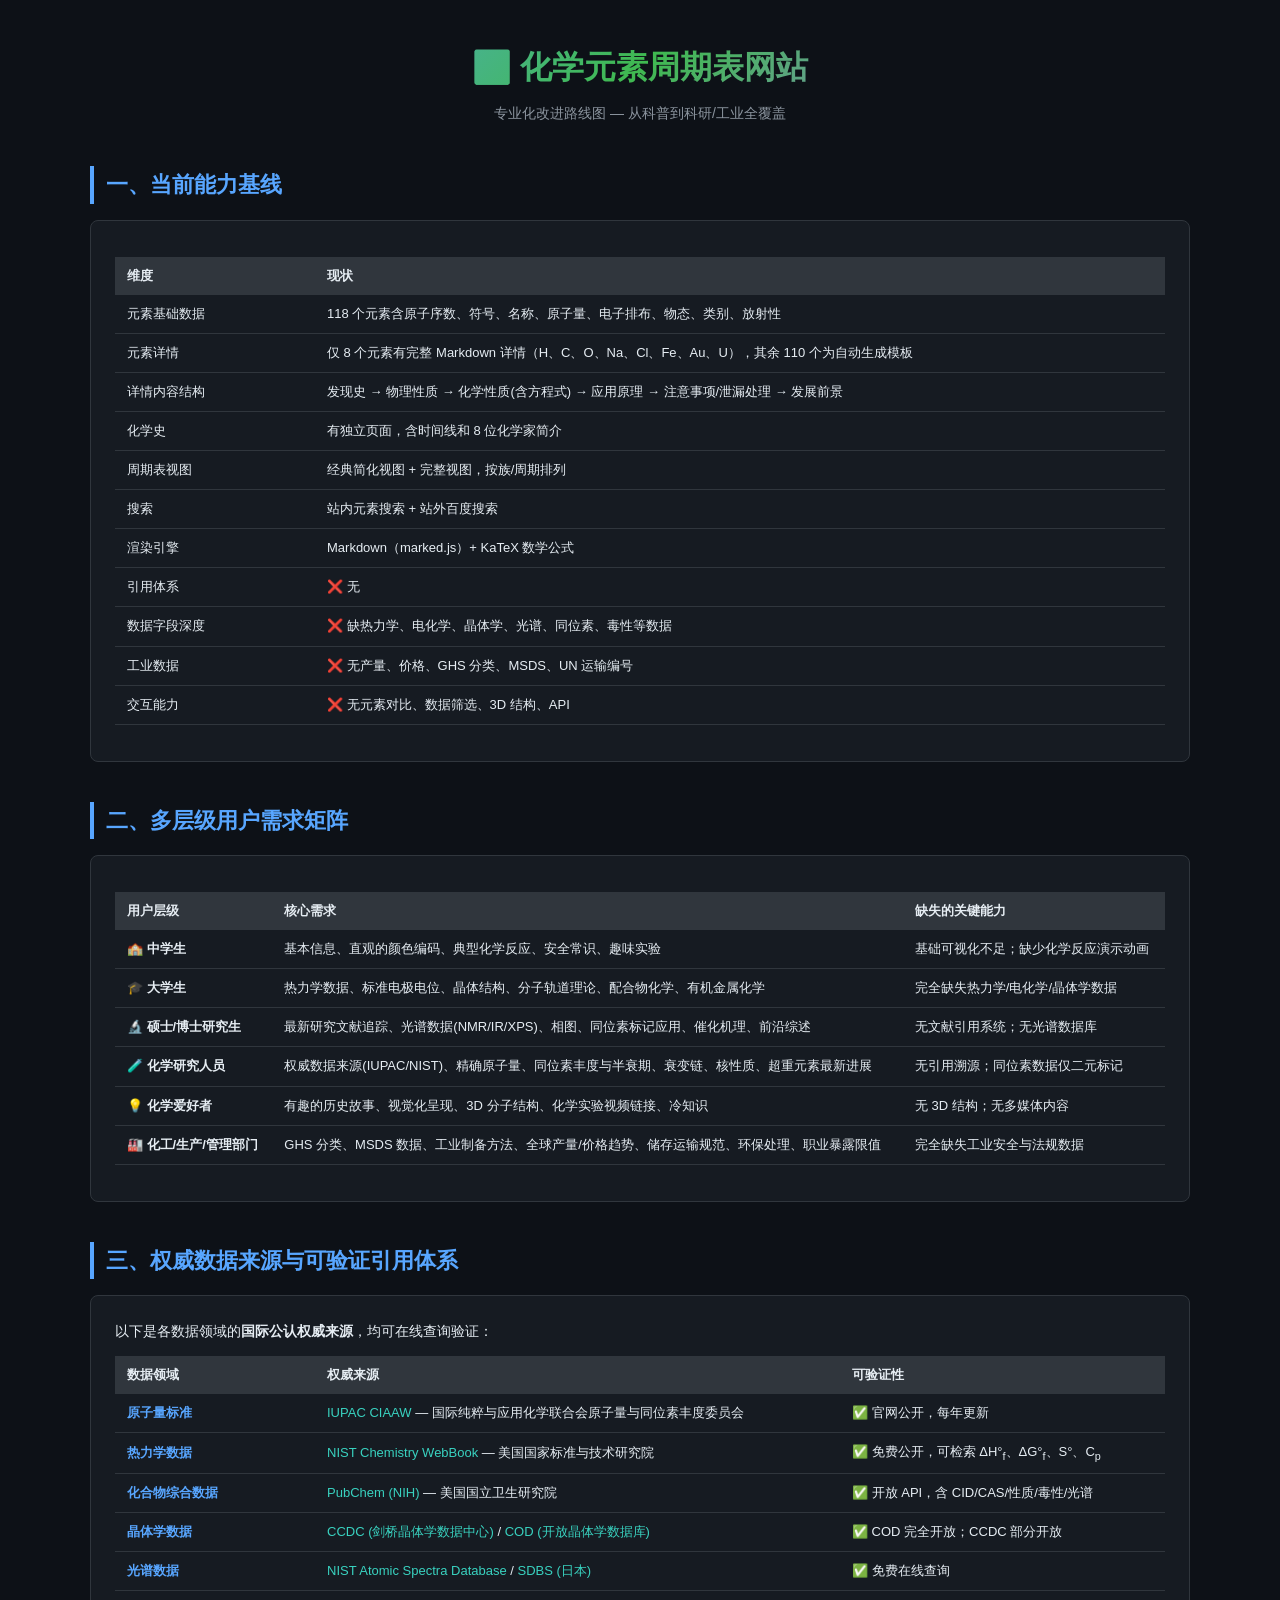
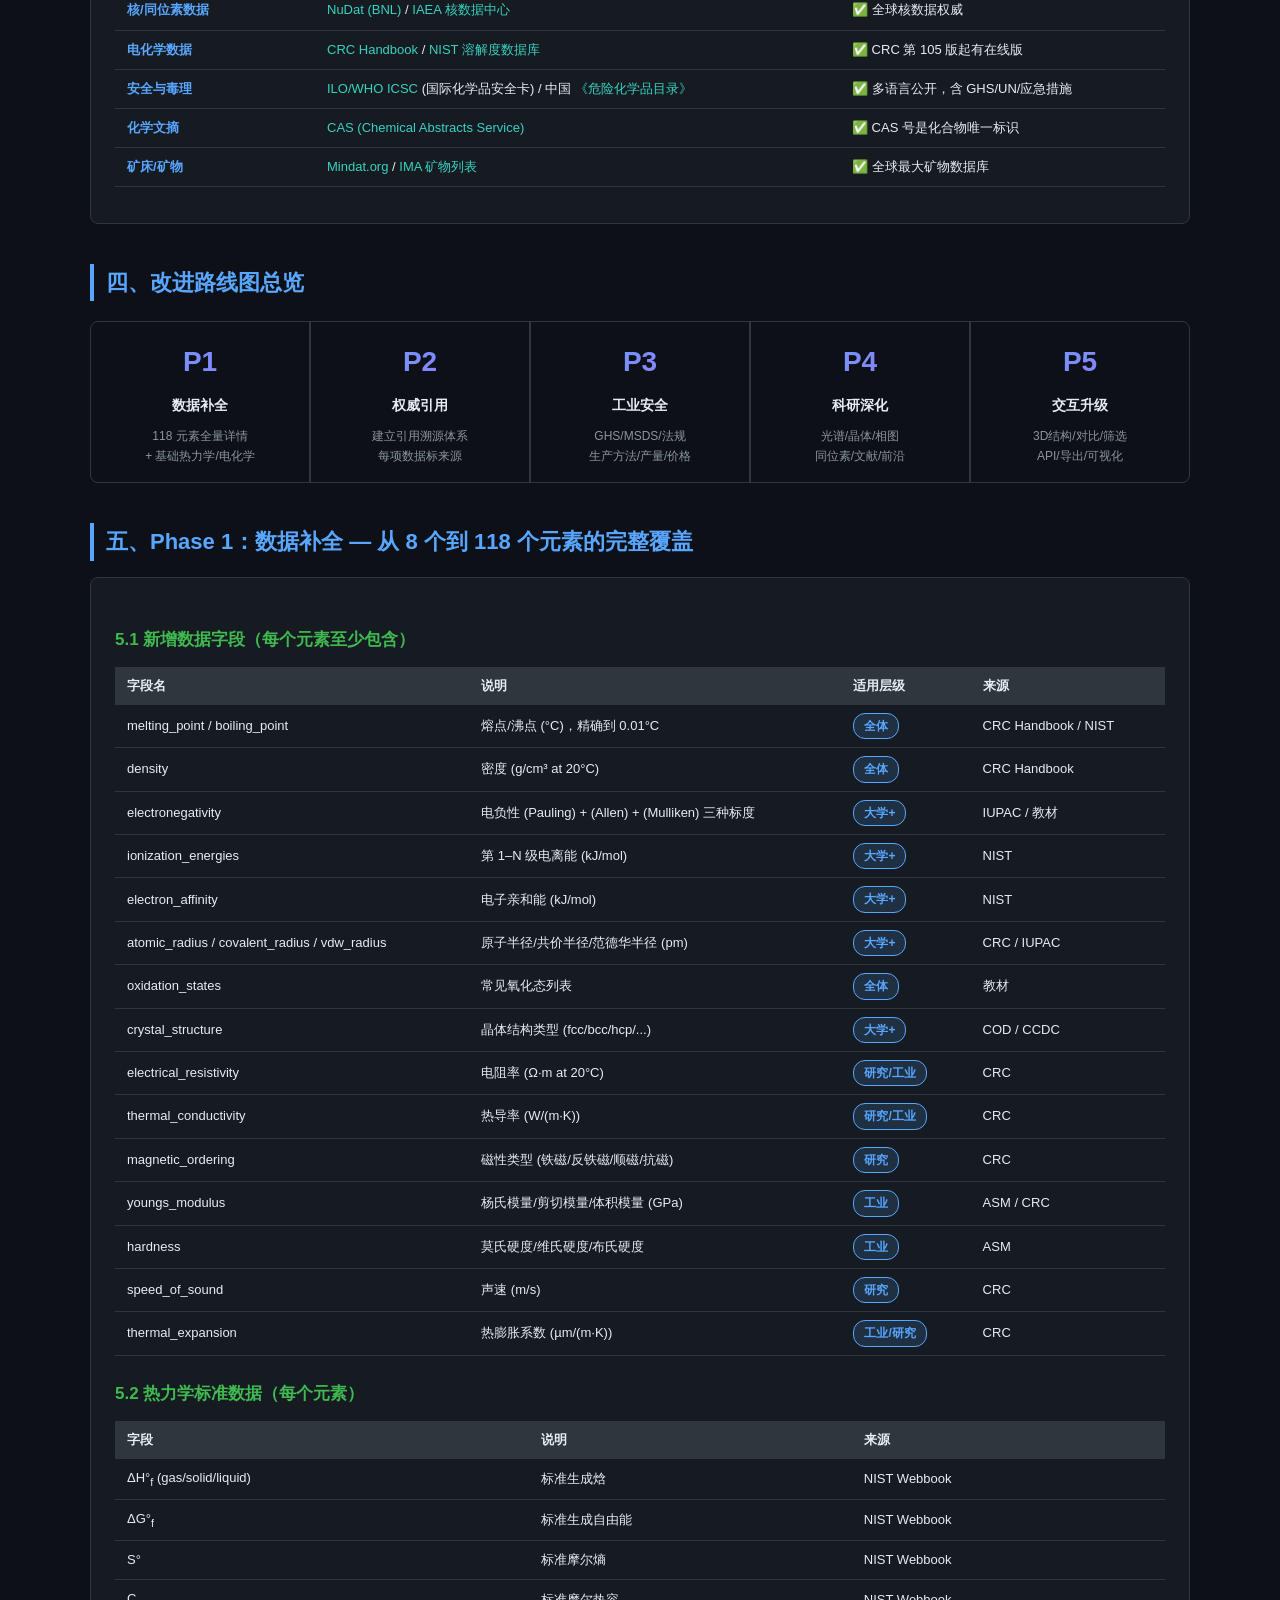
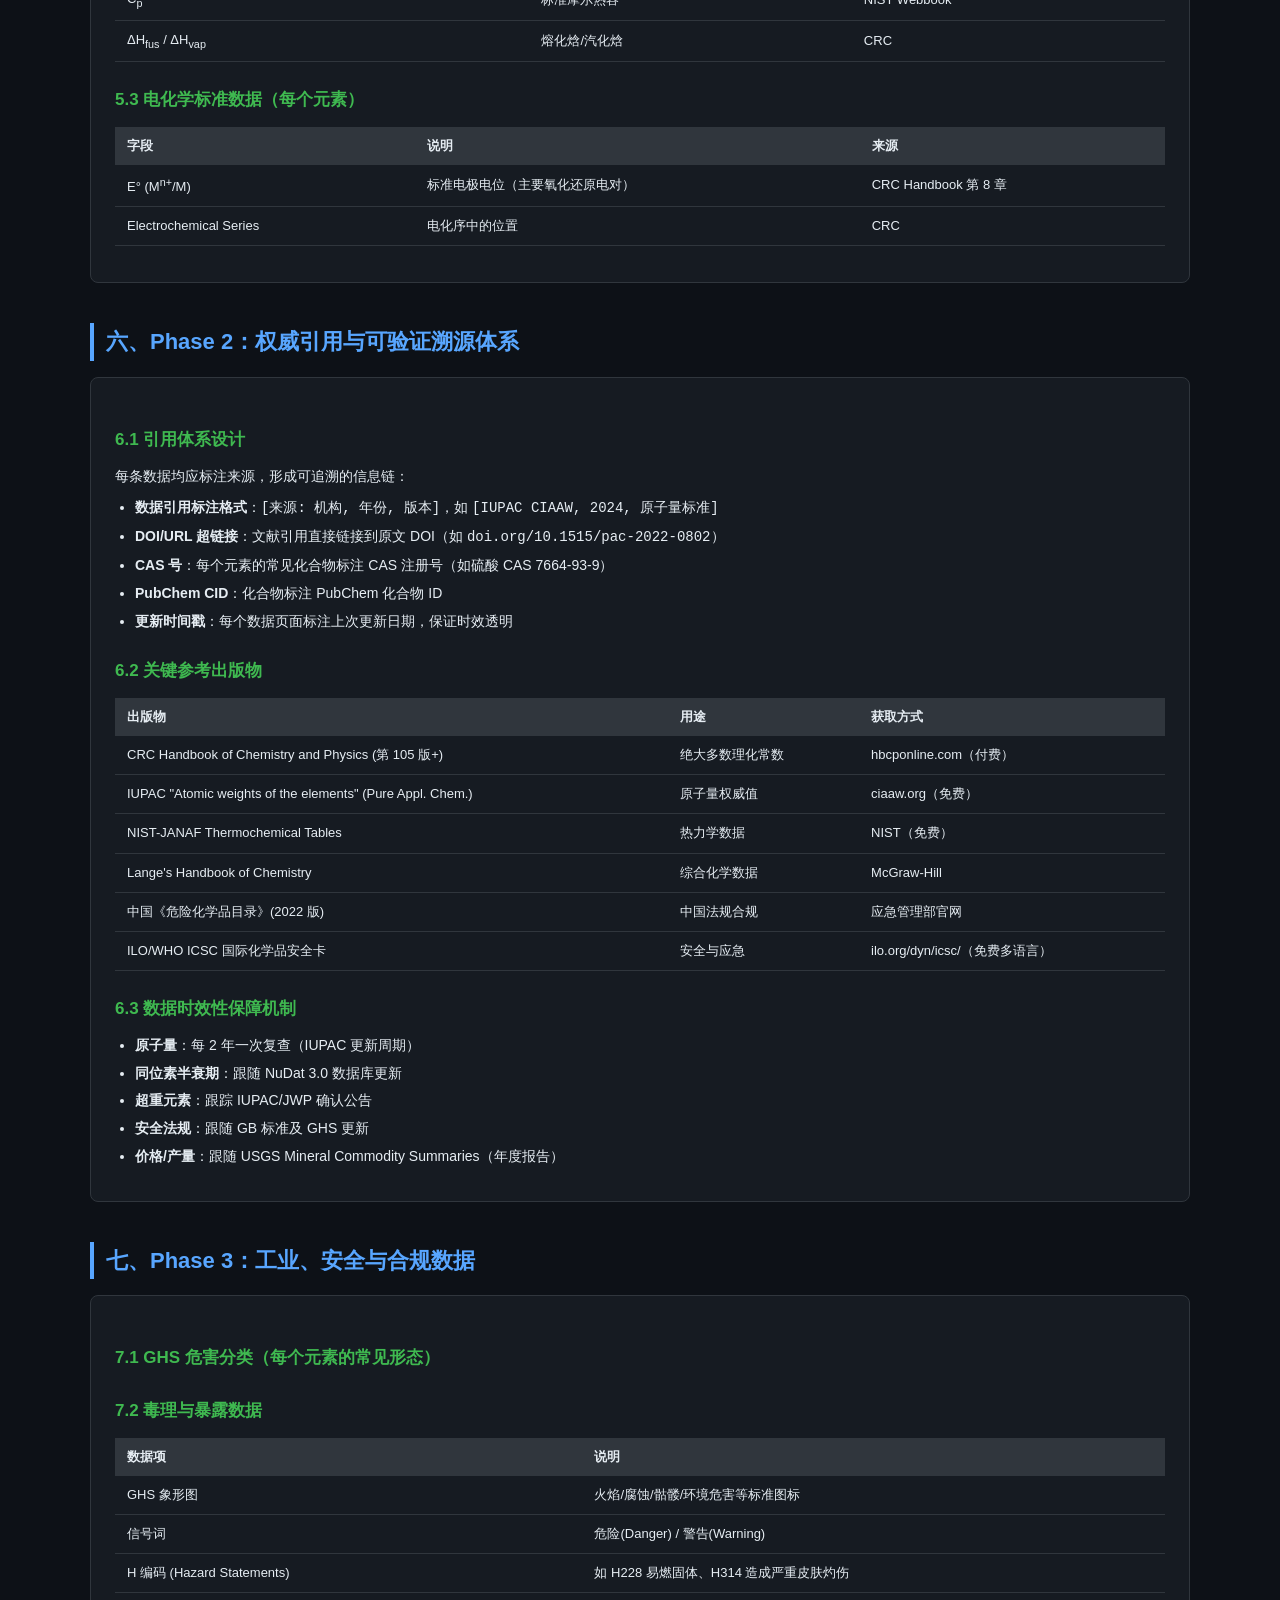
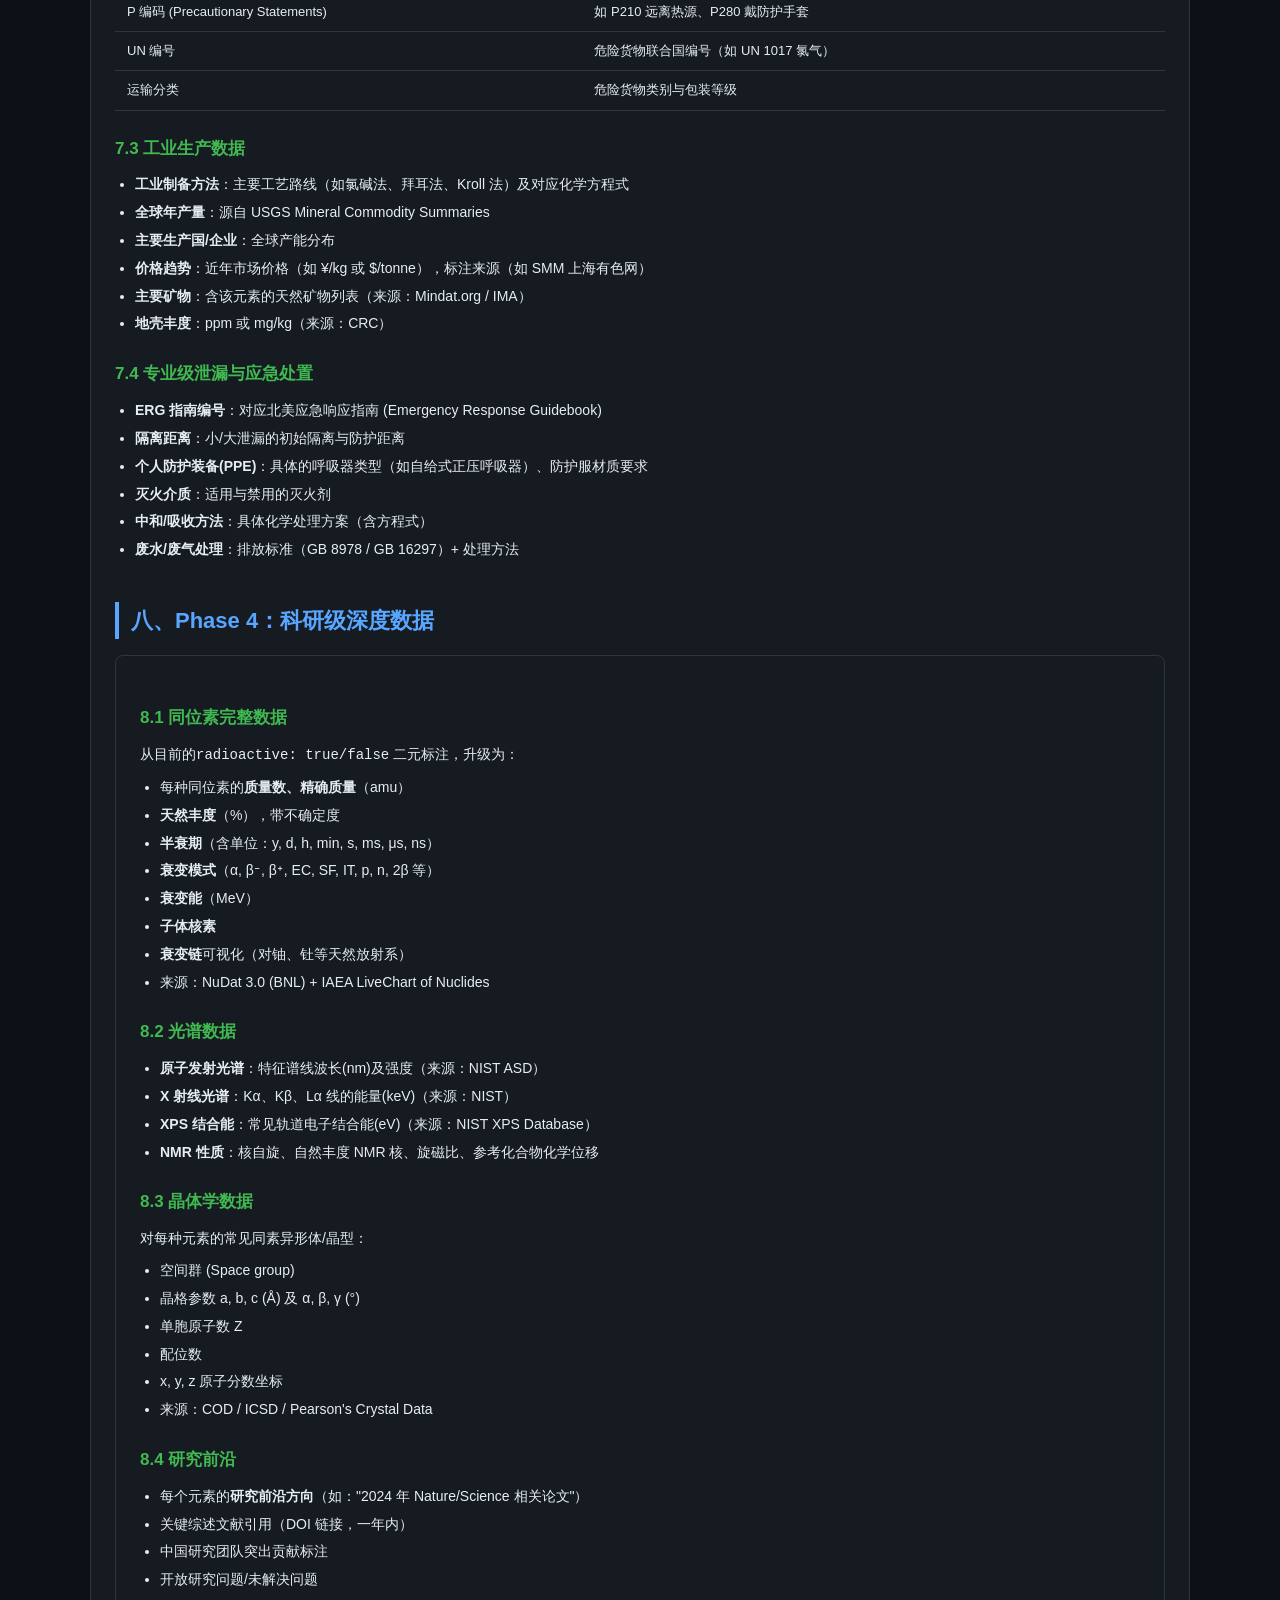
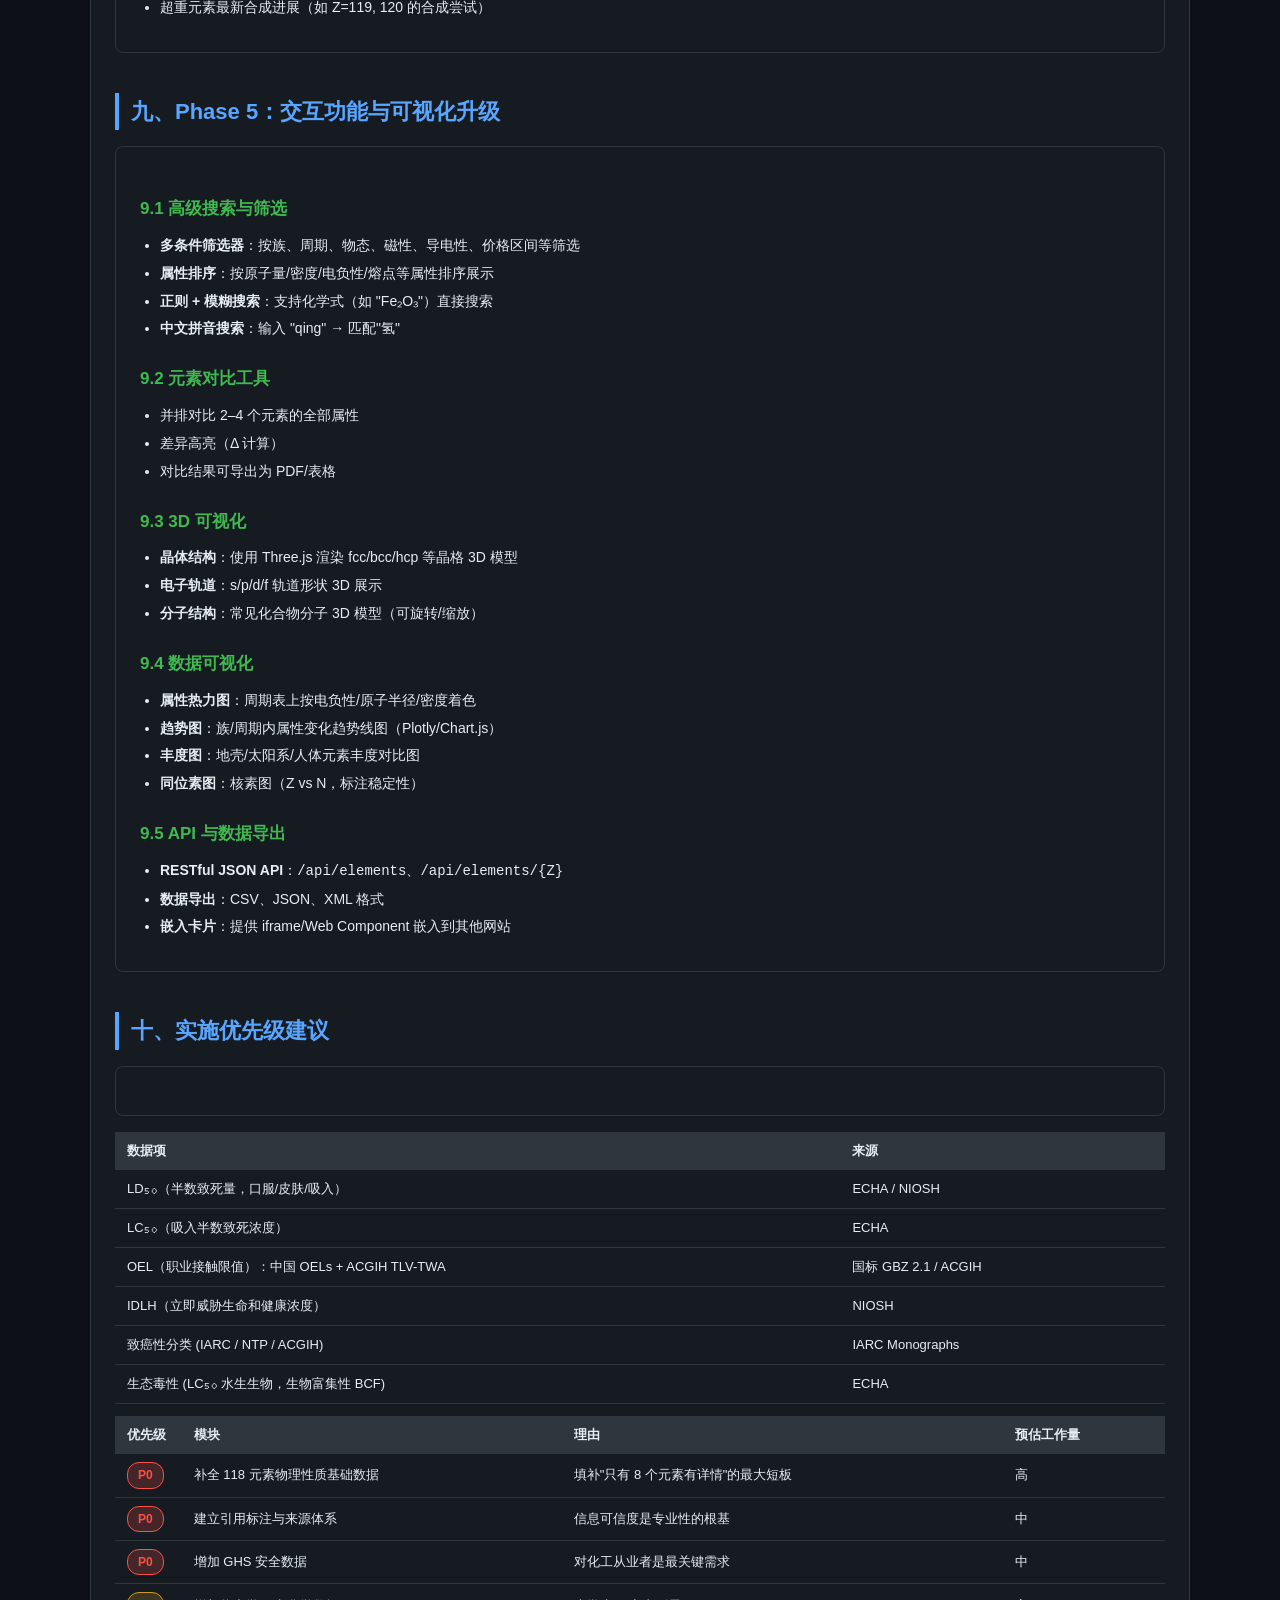
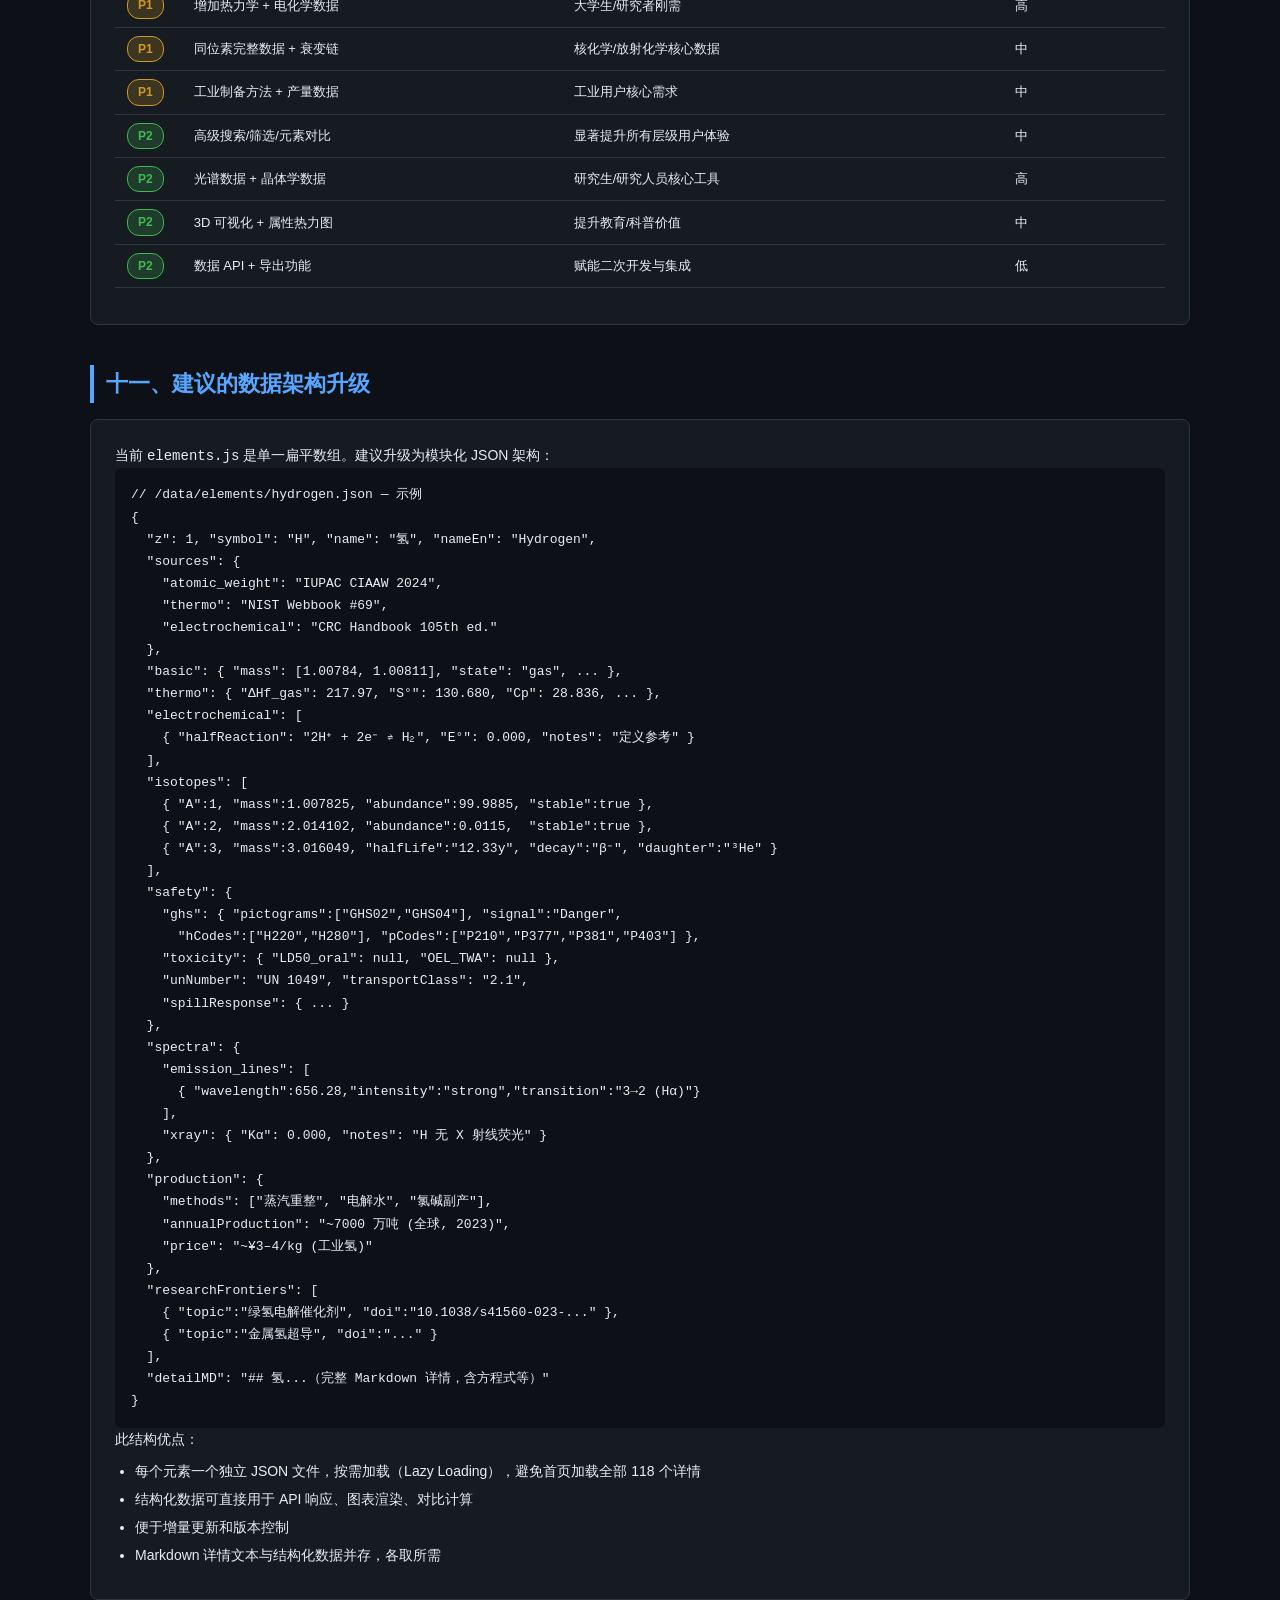
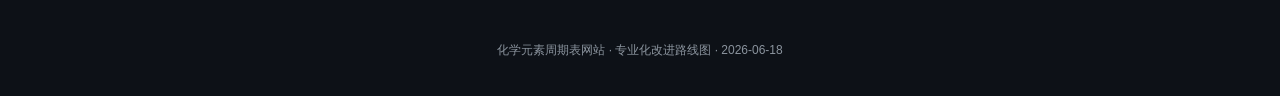
<file: chemistry/periodic-table-main/docs/improvement-plan.html>
<!DOCTYPE html>
<html lang="zh-CN">
<head>
<meta charset="UTF-8">
<meta name="viewport" content="width=device-width, initial-scale=1.0">
<title>化学元素周期表网站 — 专业化改进路线图</title>
<style>
:root {
  --bg: #0d1117; --card: #161b22; --border: #30363d;
  --text: #e6edf3; --muted: #8b949e; --accent: #58a6ff;
  --green: #3fb950; --orange: #d29922; --red: #f85149;
  --purple: #a371f7; --cyan: #39d2c0;
}
* { box-sizing: border-box; margin: 0; padding: 0; }
body {
  background: var(--bg); color: var(--text);
  font-family: 'Microsoft YaHei', 'PingFang SC', sans-serif;
  line-height: 1.7; padding: 40px 20px;
}
.container { max-width: 1100px; margin: 0 auto; }
h1 {
  font-size: 32px; text-align: center;
  background: linear-gradient(135deg, #58a6ff, #3fb950, #a371f7);
  -webkit-background-clip: text; -webkit-text-fill-color: transparent;
  margin-bottom: 8px;
}
.subtitle { text-align: center; color: var(--muted); margin-bottom: 40px; }
h2 {
  font-size: 22px; color: var(--accent);
  border-left: 4px solid var(--accent); padding-left: 12px;
  margin: 40px 0 16px;
}
h3 { font-size: 17px; color: var(--green); margin: 24px 0 10px; }
h4 { font-size: 14px; color: var(--orange); margin: 16px 0 8px; }
p, li { color: var(--text); font-size: 14px; }
ul, ol { padding-left: 20px; margin: 8px 0; }
li { margin: 4px 0; }
.card {
  background: var(--card); border: 1px solid var(--border);
  border-radius: 8px; padding: 24px; margin: 16px 0;
}
.badge {
  display: inline-block; padding: 2px 10px; border-radius: 12px;
  font-size: 12px; font-weight: 600; margin-right: 6px;
}
.badge-p0 { background: rgba(248,81,73,0.2); color: var(--red); border: 1px solid var(--red); }
.badge-p1 { background: rgba(211,153,34,0.2); color: var(--orange); border: 1px solid var(--orange); }
.badge-p2 { background: rgba(63,185,80,0.2); color: var(--green); border: 1px solid var(--green); }
.badge-aud { background: rgba(88,166,255,0.15); color: var(--accent); border: 1px solid var(--accent); }

table { width: 100%; border-collapse: collapse; margin: 12px 0; font-size: 13px; }
th { background: var(--border); padding: 8px 12px; text-align: left; font-weight: 600; }
td { padding: 8px 12px; border-bottom: 1px solid var(--border); }
tr:hover td { background: rgba(48,54,61,0.3); }

.source-link { color: var(--cyan); text-decoration: none; }
.source-link:hover { text-decoration: underline; }

.phase-timeline {
  display: flex; gap: 0; margin: 20px 0; flex-wrap: wrap;
}
.phase-node {
  flex: 1; min-width: 160px; text-align: center; padding: 16px 8px;
  border: 1px solid var(--border); position: relative;
}
.phase-node:first-child { border-radius: 8px 0 0 8px; }
.phase-node:last-child { border-radius: 0 8px 8px 0; }
.phase-num {
  font-size: 28px; font-weight: 800;
  background: linear-gradient(135deg, var(--accent), var(--purple));
  -webkit-background-clip: text; -webkit-text-fill-color: transparent;
}
.phase-title { font-size: 14px; font-weight: 600; margin: 8px 0; }
.phase-desc { font-size: 12px; color: var(--muted); }

.ref-table td:first-child { white-space: nowrap; font-weight: 600; color: var(--accent); }
</style>
</head>
<body>
<div class="container">

<h1>⚛️ 化学元素周期表网站</h1>
<p class="subtitle">专业化改进路线图 — 从科普到科研/工业全覆盖</p>

<!-- ====== 当前基线分析 ====== -->
<h2>一、当前能力基线</h2>
<div class="card">
  <table>
    <tr><th style="width:200px">维度</th><th>现状</th></tr>
    <tr><td>元素基础数据</td><td>118 个元素含原子序数、符号、名称、原子量、电子排布、物态、类别、放射性</td></tr>
    <tr><td>元素详情</td><td>仅 8 个元素有完整 Markdown 详情（H、C、O、Na、Cl、Fe、Au、U），其余 110 个为自动生成模板</td></tr>
    <tr><td>详情内容结构</td><td>发现史 → 物理性质 → 化学性质(含方程式) → 应用原理 → 注意事项/泄漏处理 → 发展前景</td></tr>
    <tr><td>化学史</td><td>有独立页面，含时间线和 8 位化学家简介</td></tr>
    <tr><td>周期表视图</td><td>经典简化视图 + 完整视图，按族/周期排列</td></tr>
    <tr><td>搜索</td><td>站内元素搜索 + 站外百度搜索</td></tr>
    <tr><td>渲染引擎</td><td>Markdown（marked.js）+ KaTeX 数学公式</td></tr>
    <tr><td>引用体系</td><td>❌ 无</td></tr>
    <tr><td>数据字段深度</td><td>❌ 缺热力学、电化学、晶体学、光谱、同位素、毒性等数据</td></tr>
    <tr><td>工业数据</td><td>❌ 无产量、价格、GHS 分类、MSDS、UN 运输编号</td></tr>
    <tr><td>交互能力</td><td>❌ 无元素对比、数据筛选、3D 结构、API</td></tr>
  </table>
</div>

<!-- ====== 用户分层需求矩阵 ====== -->
<h2>二、多层级用户需求矩阵</h2>
<div class="card">
  <table>
    <tr><th>用户层级</th><th>核心需求</th><th>缺失的关键能力</th></tr>
    <tr>
      <td><strong>🏫 中学生</strong></td>
      <td>基本信息、直观的颜色编码、典型化学反应、安全常识、趣味实验</td>
      <td>基础可视化不足；缺少化学反应演示动画</td>
    </tr>
    <tr>
      <td><strong>🎓 大学生</strong></td>
      <td>热力学数据、标准电极电位、晶体结构、分子轨道理论、配合物化学、有机金属化学</td>
      <td>完全缺失热力学/电化学/晶体学数据</td>
    </tr>
    <tr>
      <td><strong>🔬 硕士/博士研究生</strong></td>
      <td>最新研究文献追踪、光谱数据(NMR/IR/XPS)、相图、同位素标记应用、催化机理、前沿综述</td>
      <td>无文献引用系统；无光谱数据库</td>
    </tr>
    <tr>
      <td><strong>🧪 化学研究人员</strong></td>
      <td>权威数据来源(IUPAC/NIST)、精确原子量、同位素丰度与半衰期、衰变链、核性质、超重元素最新进展</td>
      <td>无引用溯源；同位素数据仅二元标记</td>
    </tr>
    <tr>
      <td><strong>💡 化学爱好者</strong></td>
      <td>有趣的历史故事、视觉化呈现、3D 分子结构、化学实验视频链接、冷知识</td>
      <td>无 3D 结构；无多媒体内容</td>
    </tr>
    <tr>
      <td><strong>🏭 化工/生产/管理部门</strong></td>
      <td>GHS 分类、MSDS 数据、工业制备方法、全球产量/价格趋势、储存运输规范、环保处理、职业暴露限值</td>
      <td>完全缺失工业安全与法规数据</td>
    </tr>
  </table>
</div>

<!-- ====== 权威数据来源 ====== -->
<h2>三、权威数据来源与可验证引用体系</h2>
<div class="card">
  <p>以下是各数据领域的<strong>国际公认权威来源</strong>，均可在线查询验证：</p>
  <table class="ref-table">
    <tr><th style="width:200px">数据领域</th><th>权威来源</th><th>可验证性</th></tr>
    <tr>
      <td>原子量标准</td>
      <td><a class="source-link" href="https://www.ciaaw.org/" target="_blank">IUPAC CIAAW</a> — 国际纯粹与应用化学联合会原子量与同位素丰度委员会</td>
      <td>✅ 官网公开，每年更新</td>
    </tr>
    <tr>
      <td>热力学数据</td>
      <td><a class="source-link" href="https://webbook.nist.gov/chemistry/" target="_blank">NIST Chemistry WebBook</a> — 美国国家标准与技术研究院</td>
      <td>✅ 免费公开，可检索 ΔH°<sub>f</sub>、ΔG°<sub>f</sub>、S°、C<sub>p</sub></td>
    </tr>
    <tr>
      <td>化合物综合数据</td>
      <td><a class="source-link" href="https://pubchem.ncbi.nlm.nih.gov/" target="_blank">PubChem (NIH)</a> — 美国国立卫生研究院</td>
      <td>✅ 开放 API，含 CID/CAS/性质/毒性/光谱</td>
    </tr>
    <tr>
      <td>晶体学数据</td>
      <td><a class="source-link" href="https://www.ccdc.cam.ac.uk/" target="_blank">CCDC (剑桥晶体学数据中心)</a> / <a class="source-link" href="https://www.crystallography.net/cod/" target="_blank">COD (开放晶体学数据库)</a></td>
      <td>✅ COD 完全开放；CCDC 部分开放</td>
    </tr>
    <tr>
      <td>光谱数据</td>
      <td><a class="source-link" href="https://www.nist.gov/pml/atomic-spectra-database" target="_blank">NIST Atomic Spectra Database</a> / <a class="source-link" href="https://sdbs.db.aist.go.jp/" target="_blank">SDBS (日本)</a></td>
      <td>✅ 免费在线查询</td>
    </tr>
    <tr>
      <td>核/同位素数据</td>
      <td><a class="source-link" href="https://www.nndc.bnl.gov/nudat3/" target="_blank">NuDat (BNL)</a> / <a class="source-link" href="https://www-nds.iaea.org/" target="_blank">IAEA 核数据中心</a></td>
      <td>✅ 全球核数据权威</td>
    </tr>
    <tr>
      <td>电化学数据</td>
      <td><a class="source-link" href="https://www.acs.org/" target="_blank">CRC Handbook</a> / <a class="source-link" href="https://srdata.nist.gov/solubility/" target="_blank">NIST 溶解度数据库</a></td>
      <td>✅ CRC 第 105 版起有在线版</td>
    </tr>
    <tr>
      <td>安全与毒理</td>
      <td><a class="source-link" href="https://www.ilo.org/dyn/icsc/" target="_blank">ILO/WHO ICSC</a> (国际化学品安全卡) / 中国 <a class="source-link" href="https://hgt.cirs-group.com/" target="_blank">《危险化学品目录》</a></td>
      <td>✅ 多语言公开，含 GHS/UN/应急措施</td>
    </tr>
    <tr>
      <td>化学文摘</td>
      <td><a class="source-link" href="https://www.cas.org/" target="_blank">CAS (Chemical Abstracts Service)</a></td>
      <td>✅ CAS 号是化合物唯一标识</td>
    </tr>
    <tr>
      <td>矿床/矿物</td>
      <td><a class="source-link" href="https://www.mindat.org/" target="_blank">Mindat.org</a> / <a class="source-link" href="https://rruff.info/ima/" target="_blank">IMA 矿物列表</a></td>
      <td>✅ 全球最大矿物数据库</td>
    </tr>
  </table>
</div>

<!-- ====== Phase 概览 ====== -->
<h2>四、改进路线图总览</h2>
<div class="phase-timeline">
  <div class="phase-node">
    <div class="phase-num">P1</div>
    <div class="phase-title">数据补全</div>
    <div class="phase-desc">118 元素全量详情<br>+ 基础热力学/电化学</div>
  </div>
  <div class="phase-node">
    <div class="phase-num">P2</div>
    <div class="phase-title">权威引用</div>
    <div class="phase-desc">建立引用溯源体系<br>每项数据标来源</div>
  </div>
  <div class="phase-node">
    <div class="phase-num">P3</div>
    <div class="phase-title">工业安全</div>
    <div class="phase-desc">GHS/MSDS/法规<br>生产方法/产量/价格</div>
  </div>
  <div class="phase-node">
    <div class="phase-num">P4</div>
    <div class="phase-title">科研深化</div>
    <div class="phase-desc">光谱/晶体/相图<br>同位素/文献/前沿</div>
  </div>
  <div class="phase-node">
    <div class="phase-num">P5</div>
    <div class="phase-title">交互升级</div>
    <div class="phase-desc">3D结构/对比/筛选<br>API/导出/可视化</div>
  </div>
</div>

<!-- ====== Phase 1 ====== -->
<h2>五、Phase 1：数据补全 — 从 8 个到 118 个元素的完整覆盖</h2>
<div class="card">
  <h3>5.1 新增数据字段（每个元素至少包含）</h3>
  <table>
    <tr><th>字段名</th><th>说明</th><th>适用层级</th><th>来源</th></tr>
    <tr>
      <td>melting_point / boiling_point</td>
      <td>熔点/沸点 (°C)，精确到 0.01°C</td>
      <td><span class="badge badge-aud">全体</span></td>
      <td>CRC Handbook / NIST</td>
    </tr>
    <tr>
      <td>density</td>
      <td>密度 (g/cm³ at 20°C)</td>
      <td><span class="badge badge-aud">全体</span></td>
      <td>CRC Handbook</td>
    </tr>
    <tr>
      <td>electronegativity</td>
      <td>电负性 (Pauling) + (Allen) + (Mulliken) 三种标度</td>
      <td><span class="badge badge-aud">大学+</span></td>
      <td>IUPAC / 教材</td>
    </tr>
    <tr>
      <td>ionization_energies</td>
      <td>第 1–N 级电离能 (kJ/mol)</td>
      <td><span class="badge badge-aud">大学+</span></td>
      <td>NIST</td>
    </tr>
    <tr>
      <td>electron_affinity</td>
      <td>电子亲和能 (kJ/mol)</td>
      <td><span class="badge badge-aud">大学+</span></td>
      <td>NIST</td>
    </tr>
    <tr>
      <td>atomic_radius / covalent_radius / vdw_radius</td>
      <td>原子半径/共价半径/范德华半径 (pm)</td>
      <td><span class="badge badge-aud">大学+</span></td>
      <td>CRC / IUPAC</td>
    </tr>
    <tr>
      <td>oxidation_states</td>
      <td>常见氧化态列表</td>
      <td><span class="badge badge-aud">全体</span></td>
      <td>教材</td>
    </tr>
    <tr>
      <td>crystal_structure</td>
      <td>晶体结构类型 (fcc/bcc/hcp/...)</td>
      <td><span class="badge badge-aud">大学+</span></td>
      <td>COD / CCDC</td>
    </tr>
    <tr>
      <td>electrical_resistivity</td>
      <td>电阻率 (Ω·m at 20°C)</td>
      <td><span class="badge badge-aud">研究/工业</span></td>
      <td>CRC</td>
    </tr>
    <tr>
      <td>thermal_conductivity</td>
      <td>热导率 (W/(m·K))</td>
      <td><span class="badge badge-aud">研究/工业</span></td>
      <td>CRC</td>
    </tr>
    <tr>
      <td>magnetic_ordering</td>
      <td>磁性类型 (铁磁/反铁磁/顺磁/抗磁)</td>
      <td><span class="badge badge-aud">研究</span></td>
      <td>CRC</td>
    </tr>
    <tr>
      <td>youngs_modulus</td>
      <td>杨氏模量/剪切模量/体积模量 (GPa)</td>
      <td><span class="badge badge-aud">工业</span></td>
      <td>ASM / CRC</td>
    </tr>
    <tr>
      <td>hardness</td>
      <td>莫氏硬度/维氏硬度/布氏硬度</td>
      <td><span class="badge badge-aud">工业</span></td>
      <td>ASM</td>
    </tr>
    <tr>
      <td>speed_of_sound</td>
      <td>声速 (m/s)</td>
      <td><span class="badge badge-aud">研究</span></td>
      <td>CRC</td>
    </tr>
    <tr>
      <td>thermal_expansion</td>
      <td>热膨胀系数 (µm/(m·K))</td>
      <td><span class="badge badge-aud">工业/研究</span></td>
      <td>CRC</td>
    </tr>
  </table>

  <h3>5.2 热力学标准数据（每个元素）</h3>
  <table>
    <tr><th>字段</th><th>说明</th><th>来源</th></tr>
    <tr><td>ΔH°<sub>f</sub> (gas/solid/liquid)</td><td>标准生成焓</td><td>NIST Webbook</td></tr>
    <tr><td>ΔG°<sub>f</sub></td><td>标准生成自由能</td><td>NIST Webbook</td></tr>
    <tr><td>S°</td><td>标准摩尔熵</td><td>NIST Webbook</td></tr>
    <tr><td>C<sub>p</sub></td><td>标准摩尔热容</td><td>NIST Webbook</td></tr>
    <tr><td>ΔH<sub>fus</sub> / ΔH<sub>vap</sub></td><td>熔化焓/汽化焓</td><td>CRC</td></tr>
  </table>

  <h3>5.3 电化学标准数据（每个元素）</h3>
  <table>
    <tr><th>字段</th><th>说明</th><th>来源</th></tr>
    <tr><td>E° (M<sup>n+</sup>/M)</td><td>标准电极电位（主要氧化还原电对）</td><td>CRC Handbook 第 8 章</td></tr>
    <tr><td>Electrochemical Series</td><td>电化序中的位置</td><td>CRC</td></tr>
  </table>
</div>

<!-- ====== Phase 2 ====== -->
<h2>六、Phase 2：权威引用与可验证溯源体系</h2>
<div class="card">
  <h3>6.1 引用体系设计</h3>
  <p>每条数据均应标注来源，形成可追溯的信息链：</p>
  <ul>
    <li><strong>数据引用标注格式</strong>：<code>[来源: 机构, 年份, 版本]</code>，如 <code>[IUPAC CIAAW, 2024, 原子量标准]</code></li>
    <li><strong>DOI/URL 超链接</strong>：文献引用直接链接到原文 DOI（如 <code>doi.org/10.1515/pac-2022-0802</code>）</li>
    <li><strong>CAS 号</strong>：每个元素的常见化合物标注 CAS 注册号（如硫酸 CAS 7664-93-9）</li>
    <li><strong>PubChem CID</strong>：化合物标注 PubChem 化合物 ID</li>
    <li><strong>更新时间戳</strong>：每个数据页面标注上次更新日期，保证时效透明</li>
  </ul>

  <h3>6.2 关键参考出版物</h3>
  <table>
    <tr><th>出版物</th><th>用途</th><th>获取方式</th></tr>
    <tr><td>CRC Handbook of Chemistry and Physics (第 105 版+)</td><td>绝大多数理化常数</td><td>hbcponline.com（付费）</td></tr>
    <tr><td>IUPAC "Atomic weights of the elements" (Pure Appl. Chem.)</td><td>原子量权威值</td><td>ciaaw.org（免费）</td></tr>
    <tr><td>NIST-JANAF Thermochemical Tables</td><td>热力学数据</td><td>NIST（免费）</td></tr>
    <tr><td>Lange's Handbook of Chemistry</td><td>综合化学数据</td><td>McGraw-Hill</td></tr>
    <tr><td>中国《危险化学品目录》(2022 版)</td><td>中国法规合规</td><td>应急管理部官网</td></tr>
    <tr><td>ILO/WHO ICSC 国际化学品安全卡</td><td>安全与应急</td><td>ilo.org/dyn/icsc/（免费多语言）</td></tr>
  </table>

  <h3>6.3 数据时效性保障机制</h3>
  <ul>
    <li><strong>原子量</strong>：每 2 年一次复查（IUPAC 更新周期）</li>
    <li><strong>同位素半衰期</strong>：跟随 NuDat 3.0 数据库更新</li>
    <li><strong>超重元素</strong>：跟踪 IUPAC/JWP 确认公告</li>
    <li><strong>安全法规</strong>：跟随 GB 标准及 GHS 更新</li>
    <li><strong>价格/产量</strong>：跟随 USGS Mineral Commodity Summaries（年度报告）</li>
  </ul>
</div>

<!-- ====== Phase 3 ====== -->
<h2>七、Phase 3：工业、安全与合规数据</h2>
<div class="card">
  <h3>7.1 GHS 危害分类（每个元素的常见形态）</h3>
  <table>
    <tr><th>数据项</th><th>说明</th></tr>
    <tr><td>GHS 象形图</td><td>火焰/腐蚀/骷髅/环境危害等标准图标</td></tr>
    <tr><td>信号词</td><td>危险(Danger) / 警告(Warning)</td></tr>
    <tr><td>H 编码 (Hazard Statements)</td><td>如 H228 易燃固体、H314 造成严重皮肤灼伤</td></tr>
    <tr><td>P 编码 (Precautionary Statements)</td><td>如 P210 远离热源、P280 戴防护手套</td></tr>
    <tr><td>UN 编号</td><td>危险货物联合国编号（如 UN 1017 氯气）</td></tr>
    <tr><td>运输分类</td><td>危险货物类别与包装等级</td></tr>
  </ul>

  <h3>7.2 毒理与暴露数据</h3>
  <table>
    <tr><th>数据项</th><th>来源</th></tr>
    <tr><td>LD₅₀（半数致死量，口服/皮肤/吸入）</td><td>ECHA / NIOSH</td></tr>
    <tr><td>LC₅₀（吸入半数致死浓度）</td><td>ECHA</td></tr>
    <tr><td>OEL（职业接触限值）：中国 OELs + ACGIH TLV-TWA</td><td>国标 GBZ 2.1 / ACGIH</td></tr>
    <tr><td>IDLH（立即威胁生命和健康浓度）</td><td>NIOSH</td></tr>
    <tr><td>致癌性分类 (IARC / NTP / ACGIH)</td><td>IARC Monographs</td></tr>
    <tr><td>生态毒性 (LC₅₀ 水生生物，生物富集性 BCF)</td><td>ECHA</td></tr>
  </ul>

  <h3>7.3 工业生产数据</h3>
  <ul>
    <li><strong>工业制备方法</strong>：主要工艺路线（如氯碱法、拜耳法、Kroll 法）及对应化学方程式</li>
    <li><strong>全球年产量</strong>：源自 USGS Mineral Commodity Summaries</li>
    <li><strong>主要生产国/企业</strong>：全球产能分布</li>
    <li><strong>价格趋势</strong>：近年市场价格（如 ¥/kg 或 $/tonne），标注来源（如 SMM 上海有色网）</li>
    <li><strong>主要矿物</strong>：含该元素的天然矿物列表（来源：Mindat.org / IMA）</li>
    <li><strong>地壳丰度</strong>：ppm 或 mg/kg（来源：CRC）</li>
  </ul>

  <h3>7.4 专业级泄漏与应急处置</h3>
  <ul>
    <li><strong>ERG 指南编号</strong>：对应北美应急响应指南 (Emergency Response Guidebook)</li>
    <li><strong>隔离距离</strong>：小/大泄漏的初始隔离与防护距离</li>
    <li><strong>个人防护装备(PPE)</strong>：具体的呼吸器类型（如自给式正压呼吸器）、防护服材质要求</li>
    <li><strong>灭火介质</strong>：适用与禁用的灭火剂</li>
    <li><strong>中和/吸收方法</strong>：具体化学处理方案（含方程式）</li>
    <li><strong>废水/废气处理</strong>：排放标准（GB 8978 / GB 16297）+ 处理方法</li>
  </ul>
</div>

<!-- ====== Phase 4 ====== -->
<h2>八、Phase 4：科研级深度数据</h2>
<div class="card">
  <h3>8.1 同位素完整数据</h3>
  <p>从目前的<code>radioactive: true/false</code> 二元标注，升级为：</p>
  <ul>
    <li>每种同位素的<strong>质量数、精确质量</strong>（amu）</li>
    <li><strong>天然丰度</strong>（%），带不确定度</li>
    <li><strong>半衰期</strong>（含单位：y, d, h, min, s, ms, μs, ns）</li>
    <li><strong>衰变模式</strong>（α, β⁻, β⁺, EC, SF, IT, p, n, 2β 等）</li>
    <li><strong>衰变能</strong>（MeV）</li>
    <li><strong>子体核素</strong></li>
    <li><strong>衰变链</strong>可视化（对铀、钍等天然放射系）</li>
    <li>来源：NuDat 3.0 (BNL) + IAEA LiveChart of Nuclides</li>
  </ul>

  <h3>8.2 光谱数据</h3>
  <ul>
    <li><strong>原子发射光谱</strong>：特征谱线波长(nm)及强度（来源：NIST ASD）</li>
    <li><strong>X 射线光谱</strong>：Kα、Kβ、Lα 线的能量(keV)（来源：NIST）</li>
    <li><strong>XPS 结合能</strong>：常见轨道电子结合能(eV)（来源：NIST XPS Database）</li>
    <li><strong>NMR 性质</strong>：核自旋、自然丰度 NMR 核、旋磁比、参考化合物化学位移</li>
  </ul>

  <h3>8.3 晶体学数据</h3>
  <p>对每种元素的常见同素异形体/晶型：</p>
  <ul>
    <li>空间群 (Space group)</li>
    <li>晶格参数 a, b, c (Å) 及 α, β, γ (°)</li>
    <li>单胞原子数 Z</li>
    <li>配位数</li>
    <li>x, y, z 原子分数坐标</li>
    <li>来源：COD / ICSD / Pearson's Crystal Data</li>
  </ul>

  <h3>8.4 研究前沿</h3>
  <ul>
    <li>每个元素的<strong>研究前沿方向</strong>（如："2024 年 Nature/Science 相关论文"）</li>
    <li>关键综述文献引用（DOI 链接，一年内）</li>
    <li>中国研究团队突出贡献标注</li>
    <li>开放研究问题/未解决问题</li>
    <li>超重元素最新合成进展（如 Z=119, 120 的合成尝试）</li>
  </ul>
</div>

<!-- ====== Phase 5 ====== -->
<h2>九、Phase 5：交互功能与可视化升级</h2>
<div class="card">
  <h3>9.1 高级搜索与筛选</h3>
  <ul>
    <li><strong>多条件筛选器</strong>：按族、周期、物态、磁性、导电性、价格区间等筛选</li>
    <li><strong>属性排序</strong>：按原子量/密度/电负性/熔点等属性排序展示</li>
    <li><strong>正则 + 模糊搜索</strong>：支持化学式（如 "Fe₂O₃"）直接搜索</li>
    <li><strong>中文拼音搜索</strong>：输入 "qing" → 匹配"氢"</li>
  </ul>

  <h3>9.2 元素对比工具</h3>
  <ul>
    <li>并排对比 2–4 个元素的全部属性</li>
    <li>差异高亮（Δ 计算）</li>
    <li>对比结果可导出为 PDF/表格</li>
  </ul>

  <h3>9.3 3D 可视化</h3>
  <ul>
    <li><strong>晶体结构</strong>：使用 Three.js 渲染 fcc/bcc/hcp 等晶格 3D 模型</li>
    <li><strong>电子轨道</strong>：s/p/d/f 轨道形状 3D 展示</li>
    <li><strong>分子结构</strong>：常见化合物分子 3D 模型（可旋转/缩放）</li>
  </ul>

  <h3>9.4 数据可视化</h3>
  <ul>
    <li><strong>属性热力图</strong>：周期表上按电负性/原子半径/密度着色</li>
    <li><strong>趋势图</strong>：族/周期内属性变化趋势线图（Plotly/Chart.js）</li>
    <li><strong>丰度图</strong>：地壳/太阳系/人体元素丰度对比图</li>
    <li><strong>同位素图</strong>：核素图（Z vs N，标注稳定性）</li>
  </ul>

  <h3>9.5 API 与数据导出</h3>
  <ul>
    <li><strong>RESTful JSON API</strong>：<code>/api/elements</code>、<code>/api/elements/{Z}</code></li>
    <li><strong>数据导出</strong>：CSV、JSON、XML 格式</li>
    <li><strong>嵌入卡片</strong>：提供 iframe/Web Component 嵌入到其他网站</li>
  </ul>
</div>

<!-- ====== 优先级 ====== -->
<h2>十、实施优先级建议</h2>
<div class="card">
  <table>
    <tr><th style="width:60px">优先级</th><th>模块</th><th>理由</th><th>预估工作量</th></tr>
    <tr>
      <td><span class="badge badge-p0">P0</span></td>
      <td>补全 118 元素物理性质基础数据</td>
      <td>填补"只有 8 个元素有详情"的最大短板</td>
      <td>高</td>
    </tr>
    <tr>
      <td><span class="badge badge-p0">P0</span></td>
      <td>建立引用标注与来源体系</td>
      <td>信息可信度是专业性的根基</td>
      <td>中</td>
    </tr>
    <tr>
      <td><span class="badge badge-p0">P0</span></td>
      <td>增加 GHS 安全数据</td>
      <td>对化工从业者是最关键需求</td>
      <td>中</td>
    </tr>
    <tr>
      <td><span class="badge badge-p1">P1</span></td>
      <td>增加热力学 + 电化学数据</td>
      <td>大学生/研究者刚需</td>
      <td>高</td>
    </tr>
    <tr>
      <td><span class="badge badge-p1">P1</span></td>
      <td>同位素完整数据 + 衰变链</td>
      <td>核化学/放射化学核心数据</td>
      <td>中</td>
    </tr>
    <tr>
      <td><span class="badge badge-p1">P1</span></td>
      <td>工业制备方法 + 产量数据</td>
      <td>工业用户核心需求</td>
      <td>中</td>
    </tr>
    <tr>
      <td><span class="badge badge-p2">P2</span></td>
      <td>高级搜索/筛选/元素对比</td>
      <td>显著提升所有层级用户体验</td>
      <td>中</td>
    </tr>
    <tr>
      <td><span class="badge badge-p2">P2</span></td>
      <td>光谱数据 + 晶体学数据</td>
      <td>研究生/研究人员核心工具</td>
      <td>高</td>
    </tr>
    <tr>
      <td><span class="badge badge-p2">P2</span></td>
      <td>3D 可视化 + 属性热力图</td>
      <td>提升教育/科普价值</td>
      <td>中</td>
    </tr>
    <tr>
      <td><span class="badge badge-p2">P2</span></td>
      <td>数据 API + 导出功能</td>
      <td>赋能二次开发与集成</td>
      <td>低</td>
    </tr>
  </table>
</div>

<!-- ====== 数据架构 ====== -->
<h2>十一、建议的数据架构升级</h2>
<div class="card">
  <p>当前 <code>elements.js</code> 是单一扁平数组。建议升级为模块化 JSON 架构：</p>
<pre style="background:#0d1117;color:#e6edf3;padding:16px;border-radius:6px;overflow-x:auto;font-size:13px">
// /data/elements/hydrogen.json — 示例
{
  "z": 1, "symbol": "H", "name": "氢", "nameEn": "Hydrogen",
  "sources": {
    "atomic_weight": "IUPAC CIAAW 2024",
    "thermo": "NIST Webbook #69",
    "electrochemical": "CRC Handbook 105th ed."
  },
  "basic": { "mass": [1.00784, 1.00811], "state": "gas", ... },
  "thermo": { "ΔHf_gas": 217.97, "S°": 130.680, "Cp": 28.836, ... },
  "electrochemical": [
    { "halfReaction": "2H⁺ + 2e⁻ ⇌ H₂", "E°": 0.000, "notes": "定义参考" }
  ],
  "isotopes": [
    { "A":1, "mass":1.007825, "abundance":99.9885, "stable":true },
    { "A":2, "mass":2.014102, "abundance":0.0115,  "stable":true },
    { "A":3, "mass":3.016049, "halfLife":"12.33y", "decay":"β⁻", "daughter":"³He" }
  ],
  "safety": {
    "ghs": { "pictograms":["GHS02","GHS04"], "signal":"Danger",
      "hCodes":["H220","H280"], "pCodes":["P210","P377","P381","P403"] },
    "toxicity": { "LD50_oral": null, "OEL_TWA": null },
    "unNumber": "UN 1049", "transportClass": "2.1",
    "spillResponse": { ... }
  },
  "spectra": {
    "emission_lines": [
      { "wavelength":656.28,"intensity":"strong","transition":"3→2 (Hα)"}
    ],
    "xray": { "Kα": 0.000, "notes": "H 无 X 射线荧光" }
  },
  "production": {
    "methods": ["蒸汽重整", "电解水", "氯碱副产"],
    "annualProduction": "~7000 万吨 (全球, 2023)",
    "price": "~¥3–4/kg (工业氢)"
  },
  "researchFrontiers": [
    { "topic":"绿氢电解催化剂", "doi":"10.1038/s41560-023-..." },
    { "topic":"金属氢超导", "doi":"..." }
  ],
  "detailMD": "## 氢...（完整 Markdown 详情，含方程式等）"
}
</pre>
  <p>此结构优点：</p>
  <ul>
    <li>每个元素一个独立 JSON 文件，按需加载（Lazy Loading），避免首页加载全部 118 个详情</li>
    <li>结构化数据可直接用于 API 响应、图表渲染、对比计算</li>
    <li>便于增量更新和版本控制</li>
    <li>Markdown 详情文本与结构化数据并存，各取所需</li>
  </ul>
</div>

<p style="text-align:center;color:var(--muted);margin-top:40px;font-size:12px">
  化学元素周期表网站 · 专业化改进路线图 · 2026-06-18
</p>

</div>
</body>
</html>
</file>
<file: chemistry/periodic-table-main/css/main.css>
/* ========================================
   main.css - 全局样式
   ======================================== */

:root {
  --bg-dark: #0d1117;
  --bg-card: #161b22;
  --bg-hover: #21262d;
  --border: #30363d;
  --text-primary: #e6edf3;
  --text-secondary: #8b949e;
  --text-muted: #6e7681;
  --accent-blue: #58a6ff;
  --accent-cyan: #39d353;
  --accent-orange: #f0883e;
  --accent-pink: #f778ba;
  --accent-yellow: #d29922;
  --accent-red: #f85149;

  --color-alkali-metal:    #e74c3c;
  --color-alkaline-earth:  #e67e22;
  --color-transition:      #3498db;
  --color-post-transition: #2ecc71;
  --color-metalloid:       #1abc9c;
  --color-nonmetal:        #9b59b6;
  --color-halogen:         #f39c12;
  --color-noble-gas:       #e91e8c;
  --color-lanthanide:      #00bcd4;
  --color-actinide:        #ff5722;

  --shadow-card: 0 4px 24px rgba(0,0,0,.4);
  --bg-input:    var(--bg-dark);
  --border-primary: var(--border);
  --accent-purple: #7c3aed;

  --nav-height: 60px;
  --radius: 8px;
  --radius-sm: 4px;
  --transition: 0.2s ease;
}

* { box-sizing: border-box; margin: 0; padding: 0; }
html { scroll-behavior: smooth; }

body {
  background: var(--bg-dark);
  color: var(--text-primary);
  font-family: 'PingFang SC','Microsoft YaHei','Segoe UI',Arial,sans-serif;
  font-size: 14px;
  line-height: 1.6;
  min-height: 100vh;
}

/* ── 导航 ── */
.navbar {
  position: fixed; top:0; left:0; right:0;
  height: var(--nav-height);
  background: rgba(13,17,23,.96);
  backdrop-filter: blur(12px);
  border-bottom: 1px solid var(--border);
  display: flex; align-items: center;
  padding: 0 24px; gap: 20px; z-index:1000;
}
.nav-brand { display:flex; align-items:center; gap:8px; text-decoration:none;
  color:var(--text-primary); font-weight:700; font-size:16px; white-space:nowrap; }
.nav-logo { font-size:22px; }
.nav-links { display:flex; gap:4px; }
.nav-link { color:var(--text-secondary); text-decoration:none; padding:6px 14px;
  border-radius:var(--radius-sm); font-size:13px; transition:var(--transition); }
.nav-link:hover, .nav-link.active { color:var(--text-primary); background:var(--bg-hover); }

.nav-search { margin-left:auto; position:relative; }
.nav-search input {
  background:var(--bg-card); border:1px solid var(--border);
  color:var(--text-primary); border-radius:20px; padding:6px 16px;
  width:280px; font-size:13px; outline:none; transition:var(--transition);
}
.nav-search input:focus { border-color:var(--accent-blue); box-shadow:0 0 0 3px rgba(88,166,255,.15); width:320px; }

.nav-lang-btn {
  padding: 6px 14px;
  border-radius: 20px;
  font-size: 13px;
  font-weight: 600;
  cursor: pointer;
  border: 1px solid var(--border);
  background: var(--bg-card);
  color: var(--text-primary);
  transition: var(--transition);
  white-space: nowrap;
}
.nav-lang-btn:hover {
  background: var(--bg-hover);
  border-color: var(--accent-blue);
}

.search-dropdown {
  position:absolute; top:calc(100% + 8px); right:0; width:360px;
  background:var(--bg-card); border:1px solid var(--border);
  border-radius:var(--radius); box-shadow:0 8px 32px rgba(0,0,0,.5);
  z-index:1001; max-height:400px; overflow-y:auto;
}
.search-dropdown.hidden { display:none; }
.search-item { display:flex; align-items:center; gap:12px; padding:10px 16px;
  cursor:pointer; transition:var(--transition); border-bottom:1px solid var(--border); }
.search-item:last-child { border-bottom:none; }
.search-item:hover { background:var(--bg-hover); }
.search-item-symbol { width:36px; height:36px; border-radius:var(--radius-sm);
  display:flex; align-items:center; justify-content:center;
  font-weight:700; font-size:14px; flex-shrink:0; }
.search-item-info { flex:1; }
.search-item-name { font-weight:600; font-size:13px; }
.search-item-sub { color:var(--text-muted); font-size:11px; }

/* ── 英雄区 ── */
.hero {
  margin-top:var(--nav-height); padding:48px 24px 32px;
  text-align:center;
  background:linear-gradient(180deg,rgba(88,166,255,.06) 0%,transparent 100%);
}
.hero-title {
  font-size:36px; font-weight:800;
  background:linear-gradient(135deg,#58a6ff,#39d353,#f778ba);
  -webkit-background-clip:text; -webkit-text-fill-color:transparent; background-clip:text;
  margin-bottom:10px;
}
.hero-subtitle { color:var(--text-secondary); font-size:15px; margin-bottom:24px; }
.view-toggle { display:flex; gap:12px; justify-content:center; }
.toggle-btn {
  background:var(--bg-card); border:1px solid var(--border);
  color:var(--text-secondary); padding:10px 24px; border-radius:20px;
  cursor:pointer; font-size:13px; transition:var(--transition);
}
.toggle-btn:hover { border-color:var(--accent-blue); color:var(--text-primary); }
.toggle-btn.active { background:var(--accent-blue); border-color:var(--accent-blue); color:#fff; font-weight:600; }

/* ── 图例 ── */
.legend-section { padding:12px 24px; border-bottom:1px solid var(--border); }
.legend-container { max-width:1600px; margin:0 auto; display:flex; flex-direction:column; gap:8px; }
.legend-group { display:flex; align-items:center; flex-wrap:wrap; gap:6px; }
.legend-title { font-size:12px; color:var(--text-muted); margin-right:4px; flex-shrink:0; }
.legend-label { font-size:11px; color:var(--text-secondary); margin-right:8px; }

.legend-item { padding:2px 10px; border-radius:12px; font-size:11px; font-weight:600;
  cursor:pointer; transition:var(--transition); opacity:.9; }
.legend-item:hover { opacity:1; transform:scale(1.05); }
.legend-item.alkali-metal    { background:var(--color-alkali-metal);    color:#fff; }
.legend-item.alkaline-earth  { background:var(--color-alkaline-earth);  color:#fff; }
.legend-item.transition      { background:var(--color-transition);      color:#fff; }
.legend-item.post-transition { background:var(--color-post-transition); color:#000; }
.legend-item.metalloid       { background:var(--color-metalloid);       color:#fff; }
.legend-item.nonmetal        { background:var(--color-nonmetal);        color:#fff; }
.legend-item.halogen         { background:var(--color-halogen);         color:#fff; }
.legend-item.noble-gas       { background:var(--color-noble-gas);       color:#fff; }
.legend-item.lanthanide      { background:var(--color-lanthanide);      color:#000; }
.legend-item.actinide        { background:var(--color-actinide);        color:#fff; }

.state-badge { display:inline-flex; align-items:center; justify-content:center;
  width:20px; height:20px; border-radius:3px; font-size:10px; font-weight:700; }
.state-solid    { background:#555; color:#ddd; }
.state-liquid   { background:#1a6fa8; color:#fff; }
.state-gas      { background:#1a4a2e; color:#4caf50; }
.state-synthetic{ background:#3d2b00; color:#ffc107; }
.radio-badge { font-size:14px; color:#f85149; }

/* ── 表格区域 ── */
.table-section { padding:20px 16px 40px; overflow-x:auto; }

/* ── 页脚 ── */
.site-footer { border-top:1px solid var(--border); padding:20px 24px;
  text-align:center; color:var(--text-muted); font-size:12px; }

/* ── 工具提示 ── */
.tooltip {
  position:fixed; background:var(--bg-card); border:1px solid var(--border);
  border-radius:var(--radius); padding:12px 16px; pointer-events:none;
  z-index:9999; max-width:260px; box-shadow:0 8px 32px rgba(0,0,0,.6);
  opacity:0; transition:opacity .15s; font-size:12px;
}
.tooltip.visible { opacity:1; }
.tooltip-symbol { font-size:28px; font-weight:800; margin-bottom:4px; }
.tooltip-name   { font-size:15px; font-weight:600; color:var(--text-primary); }
.tooltip-name-en{ font-size:11px; color:var(--text-muted); }
.tooltip-info   { color:var(--text-secondary); margin-top:6px; line-height:1.9; }
.tooltip-row    { display:flex; justify-content:space-between; gap:12px; font-size:12px; padding:1px 0; }
.tooltip-l      { color:var(--text-muted); min-width:55px; }

/* ── 通用 ── */
.hidden { display:none !important; }

/* ── Markdown 内容样式 ── */
.md-content h2 { font-size:22px; font-weight:700; margin:24px 0 12px;
  color:var(--accent-blue); border-bottom:1px solid var(--border); padding-bottom:8px; }
.md-content h3 { font-size:17px; font-weight:600; margin:20px 0 10px; color:var(--accent-cyan); }
.md-content h4 { font-size:14px; font-weight:600; margin:16px 0 8px; color:var(--accent-orange); }
.md-content p  { margin:8px 0; color:var(--text-primary); line-height:1.85; }
.md-content ul, .md-content ol { padding-left:22px; margin:8px 0; }
.md-content li { margin:4px 0; line-height:1.75; }
.md-content strong { color:#f0c040; }
.md-content em { color:var(--accent-pink); font-style:italic; }
.md-content code {
  background:rgba(88,166,255,.1); color:#a5d6ff;
  padding:1px 6px; border-radius:4px; font-size:12px;
  font-family:'Consolas','Courier New',monospace;
}
.md-content pre {
  background:var(--bg-card); border:1px solid var(--border);
  border-radius:var(--radius); padding:16px; overflow-x:auto; margin:12px 0;
}
.md-content pre code { background:none; padding:0; color:var(--text-primary); }

/* 数学公式块 */
.md-content .math-block {
  background:rgba(88,166,255,.05); border-left:3px solid var(--accent-blue);
  padding:12px 16px; margin:12px 0; border-radius:0 var(--radius) var(--radius) 0;
  font-family:'Consolas','Courier New',monospace; font-size:13px;
  color:#c9d1d9; overflow-x:auto;
}
.md-content .math-inline {
  color:#a5d6ff; font-family:'Consolas','Courier New',monospace;
}

/* 表格 */
.md-content table { width:100%; border-collapse:collapse; margin:12px 0; font-size:13px; }
.md-content th { background:var(--bg-card); color:var(--text-secondary);
  padding:8px 12px; border:1px solid var(--border); text-align:left; font-weight:600; }
.md-content td { padding:8px 12px; border:1px solid var(--border); }
.md-content tr:nth-child(even) td { background:rgba(255,255,255,.02); }
.md-content blockquote {
  border-left:3px solid var(--accent-yellow); padding:8px 16px; margin:12px 0;
  background:rgba(210,153,34,.06); border-radius:0 var(--radius) var(--radius) 0;
  color:var(--text-secondary);
}
.md-content hr { border:none; border-top:1px solid var(--border); margin:20px 0; }
.md-content a { color:var(--accent-blue); text-decoration:none; }
.md-content a:hover { text-decoration:underline; }

/* ========================================
   移动端响应式 (≤768px)
   ======================================== */
@media (max-width: 768px) {
  :root { --nav-height: 52px; }

  /* 导航栏 */
  .navbar { padding: 0 10px; gap: 8px; }
  .nav-brand { font-size: 14px; }
  .nav-logo { font-size: 18px; }
  .nav-links { gap: 2px; }
  .nav-link { padding: 5px 8px; font-size: 12px; }
  .nav-search { margin-left: 8px; }
  .nav-search input { width: 160px; font-size: 12px; padding: 5px 12px; }
  .nav-search input:focus { width: 180px; }
  .search-dropdown { width: 260px; }
  .nav-lang-btn { padding: 5px 10px; font-size: 12px; }

  /* 英雄区 */
  .hero { padding: 32px 16px 24px; }
  .hero-title { font-size: 24px; }
  .hero-subtitle { font-size: 13px; margin-bottom: 16px; }

  /* 图例 */
  .legend-section { padding: 8px 12px; }
  .legend-item { padding: 2px 7px; font-size: 10px; }
  .legend-title { font-size: 11px; }

  /* 表格区域 */
  .table-section { padding: 12px 8px 24px; }

  /* 页脚 */
  .site-footer { padding: 16px 12px; font-size: 11px; }

  /* 工具提示 - 移动端禁用固定定位 tooltip，改用行内 */
  .tooltip { display: none !important; }

  /* PWA 安装横幅 */
  #pwaInstallBanner { flex-direction: column; gap: 8px; text-align: center; }
  #pwaInstallBanner button { width: 100%; }
}

/* ========================================
   小屏手机 (≤480px)
   ======================================== */
@media (max-width: 480px) {
  .navbar { padding: 0 6px; gap: 4px; }
  .nav-brand span:not(.nav-logo) { display: none; }
  .nav-search input { width: 120px; }
  .nav-search input:focus { width: 140px; }
  .nav-lang-btn span:not(.nav-lang-text) { display: none; }

  .hero-title { font-size: 20px; }
  .hero-subtitle { font-size: 12px; }

  .view-toggle { flex-direction: column; align-items: center; gap: 8px; }
  .toggle-btn { width: 200px; }

  .legend-container { gap: 6px; }
  .legend-group { gap: 4px; }
}
</file>
<file: chemistry/periodic-table-main/css/table.css>
/* ========================================
   table.css - 周期表布局样式
   ======================================== */

/* ── 周期表容器 ── */
.periodic-table-wrapper {
  max-width: 1520px;
  margin: 0 auto;
  overflow-x: auto;
  padding-bottom: 12px;
}

.periodic-table {
  display: grid;
  /* 18列 + 1列用于周期序号 */
  grid-template-columns: 28px repeat(18, 1fr);
  grid-template-rows: auto;
  gap: 3px;
  min-width: 860px;
}

/* ── 简化元素卡片 ── */
.el-card {
  position: relative;
  border-radius: 5px;
  cursor: pointer;
  transition: transform .15s ease, box-shadow .15s ease, filter .15s ease;
  text-align: center;
  user-select: none;
  border: 1px solid transparent;
  overflow: hidden;
}

/* 简化视图尺寸 */
.el-card.simple {
  padding: 5px 2px 4px;
  min-height: 52px;
}

.el-card.simple .el-z {
  font-size: 9px;
  color: rgba(255,255,255,.5);
  line-height: 1;
  display: block;
}
.el-card.simple .el-symbol {
  font-size: 16px;
  font-weight: 700;
  line-height: 1.2;
  display: block;
  color: #fff;
}
.el-card.simple .el-name {
  font-size: 9px;
  color: rgba(255,255,255,.7);
  line-height: 1;
  display: block;
}

/* ── 完整视图尺寸 ── */
.periodic-table.pt-full {
  gap: 2px;
}

.el-card.full {
  padding: 4px 2px 3px;
  min-height: 70px;
}
.el-card.full .el-z {
  font-size: 8px;
  color: rgba(255,255,255,.5);
  line-height: 1;
  display: block;
}
.el-card.full .el-symbol {
  font-size: 15px;
  font-weight: 700;
  line-height: 1.2;
  display: block;
  color: #fff;
}
.el-card.full .el-name {
  font-size: 8px;
  color: rgba(255,255,255,.7);
  line-height: 1.1;
  display: block;
}
.el-card.full .el-mass {
  font-size: 7.5px;
  color: rgba(255,255,255,.55);
  line-height: 1.2;
  display: block;
  margin-top: 1px;
}
.el-card.full .el-config {
  font-size: 7px;
  color: rgba(255,255,255,.45);
  line-height: 1.1;
  display: block;
}
.el-card.full .el-state {
  position: absolute;
  bottom: 2px;
  right: 3px;
  font-size: 7px;
  font-weight: 700;
  padding: 1px 3px;
  border-radius: 2px;
}
.el-card.full .state-s { background:rgba(255,255,255,.15); color:rgba(255,255,255,.7); }
.el-card.full .state-l { background:rgba(0,120,200,.5); color:#fff; }
.el-card.full .state-g { background:rgba(0,180,60,.3); color:#7fff7f; }
.el-card.full .state-m { background:rgba(255,180,0,.3); color:#ffc107; }

/* 放射性角标 */
.el-card .radio-flag {
  position: absolute;
  top: 2px;
  right: 3px;
  font-size: 8px;
  color: #f85149;
}

/* ── 元素类别背景色 ── */
.cat-alkali-metal    { background: linear-gradient(135deg, #c0392b, #e74c3c); }
.cat-alkaline-earth  { background: linear-gradient(135deg, #d35400, #e67e22); }
.cat-transition      { background: linear-gradient(135deg, #1a5276, #3498db); }
.cat-post-transition { background: linear-gradient(135deg, #1a6b3a, #2ecc71); }
.cat-metalloid       { background: linear-gradient(135deg, #117a65, #1abc9c); }
.cat-nonmetal        { background: linear-gradient(135deg, #6c3483, #9b59b6); }
.cat-halogen         { background: linear-gradient(135deg, #b7770d, #f39c12); }
.cat-noble-gas       { background: linear-gradient(135deg, #922b6e, #e91e8c); }
.cat-lanthanide      { background: linear-gradient(135deg, #006064, #00bcd4); }
.cat-actinide        { background: linear-gradient(135deg, #bf360c, #ff5722); }

.el-card:hover {
  transform: scale(1.12) translateZ(0);
  z-index: 10;
  box-shadow: 0 6px 24px rgba(0,0,0,.6);
  border-color: rgba(255,255,255,.4);
  filter: brightness(1.15);
}
.el-card:active { transform: scale(1.06); }

/* ── 周期序号标签 ── */
.period-label {
  display: flex;
  align-items: center;
  justify-content: center;
  color: var(--text-muted);
  font-size: 11px;
  font-weight: 600;
}

/* ── 族序号行 ── */
.group-row {
  display: contents;
}
.group-label {
  text-align: center;
  color: var(--text-muted);
  font-size: 10px;
  padding: 2px 0;
}

/* ── 空白占位 ── */
.el-empty {
  /* 空白格，不显示 */
}

/* ── 镧系/锕系分隔区 ── */
.lanthanide-row,
.actinide-row {
  max-width: 1520px;
  margin: 10px auto 0;
  display: grid;
  grid-template-columns: 100px repeat(15, 1fr);
  gap: 3px;
  padding: 0 0 0 calc(28px + 3px + (2 * (100%/19)));
}

.series-label {
  display: flex;
  align-items: center;
  justify-content: flex-end;
  padding-right: 8px;
  color: var(--text-muted);
  font-size: 11px;
  font-weight: 600;
  white-space: nowrap;
}

/* ── 悬停高亮同类 ── */
.el-card.dim {
  filter: brightness(0.35) saturate(0.4);
  transform: scale(1) !important;
}

/* ── 选中状态 ── */
.el-card.selected {
  box-shadow: 0 0 0 2px #fff, 0 0 16px rgba(255,255,255,.4);
  z-index: 5;
}

/* ── 信息卡浮层（简化/完整视图右侧信息展示） ── */
.info-panel {
  position: fixed;
  right: 20px;
  top: 50%;
  transform: translateY(-50%);
  width: 240px;
  background: var(--bg-card);
  border: 1px solid var(--border);
  border-radius: var(--radius);
  padding: 16px;
  z-index: 100;
  display: none;
  box-shadow: 0 8px 32px rgba(0,0,0,.5);
}

/* ========================================
   移动端响应式 (≤768px)
   ======================================== */
@media (max-width: 768px) {
  .periodic-table-wrapper {
    max-width: 100%;
    padding-bottom: 16px;
  }

  /* 略微增大卡片触控区域 */
  .el-card.simple {
    min-height: 56px;
    padding: 6px 2px 5px;
  }
  .el-card.simple .el-symbol { font-size: 17px; }
  .el-card.simple .el-name  { font-size: 10px; }

  .el-card.full {
    min-height: 74px;
    padding: 5px 2px 4px;
  }
  .el-card.full .el-symbol { font-size: 16px; }
  .el-card.full .el-name   { font-size: 9px; }
  .el-card.full .el-mass   { font-size: 8px; }
  .el-card.full .el-config { font-size: 7.5px; }

  /* 信息面板在移动端改为底部抽屉 */
  .info-panel {
    position: fixed;
    right: auto;
    left: 8px;
    bottom: 8px;
    top: auto;
    transform: none;
    width: calc(100% - 16px);
    max-height: 50vh;
    overflow-y: auto;
    border-radius: 12px;
    padding: 14px;
    font-size: 13px;
  }

  /* 镧系/锕系行 */
  .lanthanide-row,
  .actinide-row {
    max-width: 100%;
    grid-template-columns: 80px repeat(15, 1fr);
    padding-left: calc(28px + 3px);
    gap: 2px;
  }
  .series-label { font-size: 10px; padding-right: 4px; }
}

/* ========================================
   小屏手机 (≤480px)
   ======================================== */
@media (max-width: 480px) {
  .periodic-table {
    grid-template-columns: 22px repeat(18, 1fr);
    gap: 2px;
    min-width: 720px;
  }

  .el-card.simple {
    min-height: 50px;
    padding: 4px 1px 3px;
  }
  .el-card.simple .el-z      { font-size: 8px; }
  .el-card.simple .el-symbol { font-size: 15px; }
  .el-card.simple .el-name   { font-size: 8px; }

  .el-card.full {
    min-height: 64px;
    padding: 3px 1px;
  }
  .el-card.full .el-z      { font-size: 7px; }
  .el-card.full .el-symbol { font-size: 14px; }
  .el-card.full .el-name   { font-size: 7.5px; }
  .el-card.full .el-mass   { font-size: 7px; }
  .el-card.full .el-config { font-size: 6px; display: none; }

  .period-label { font-size: 9px; }
  .group-label  { font-size: 8px; }

  .lanthanide-row,
  .actinide-row {
    grid-template-columns: 60px repeat(15, 1fr);
    gap: 2px;
    padding-left: calc(22px + 2px);
  }
}
</file>
